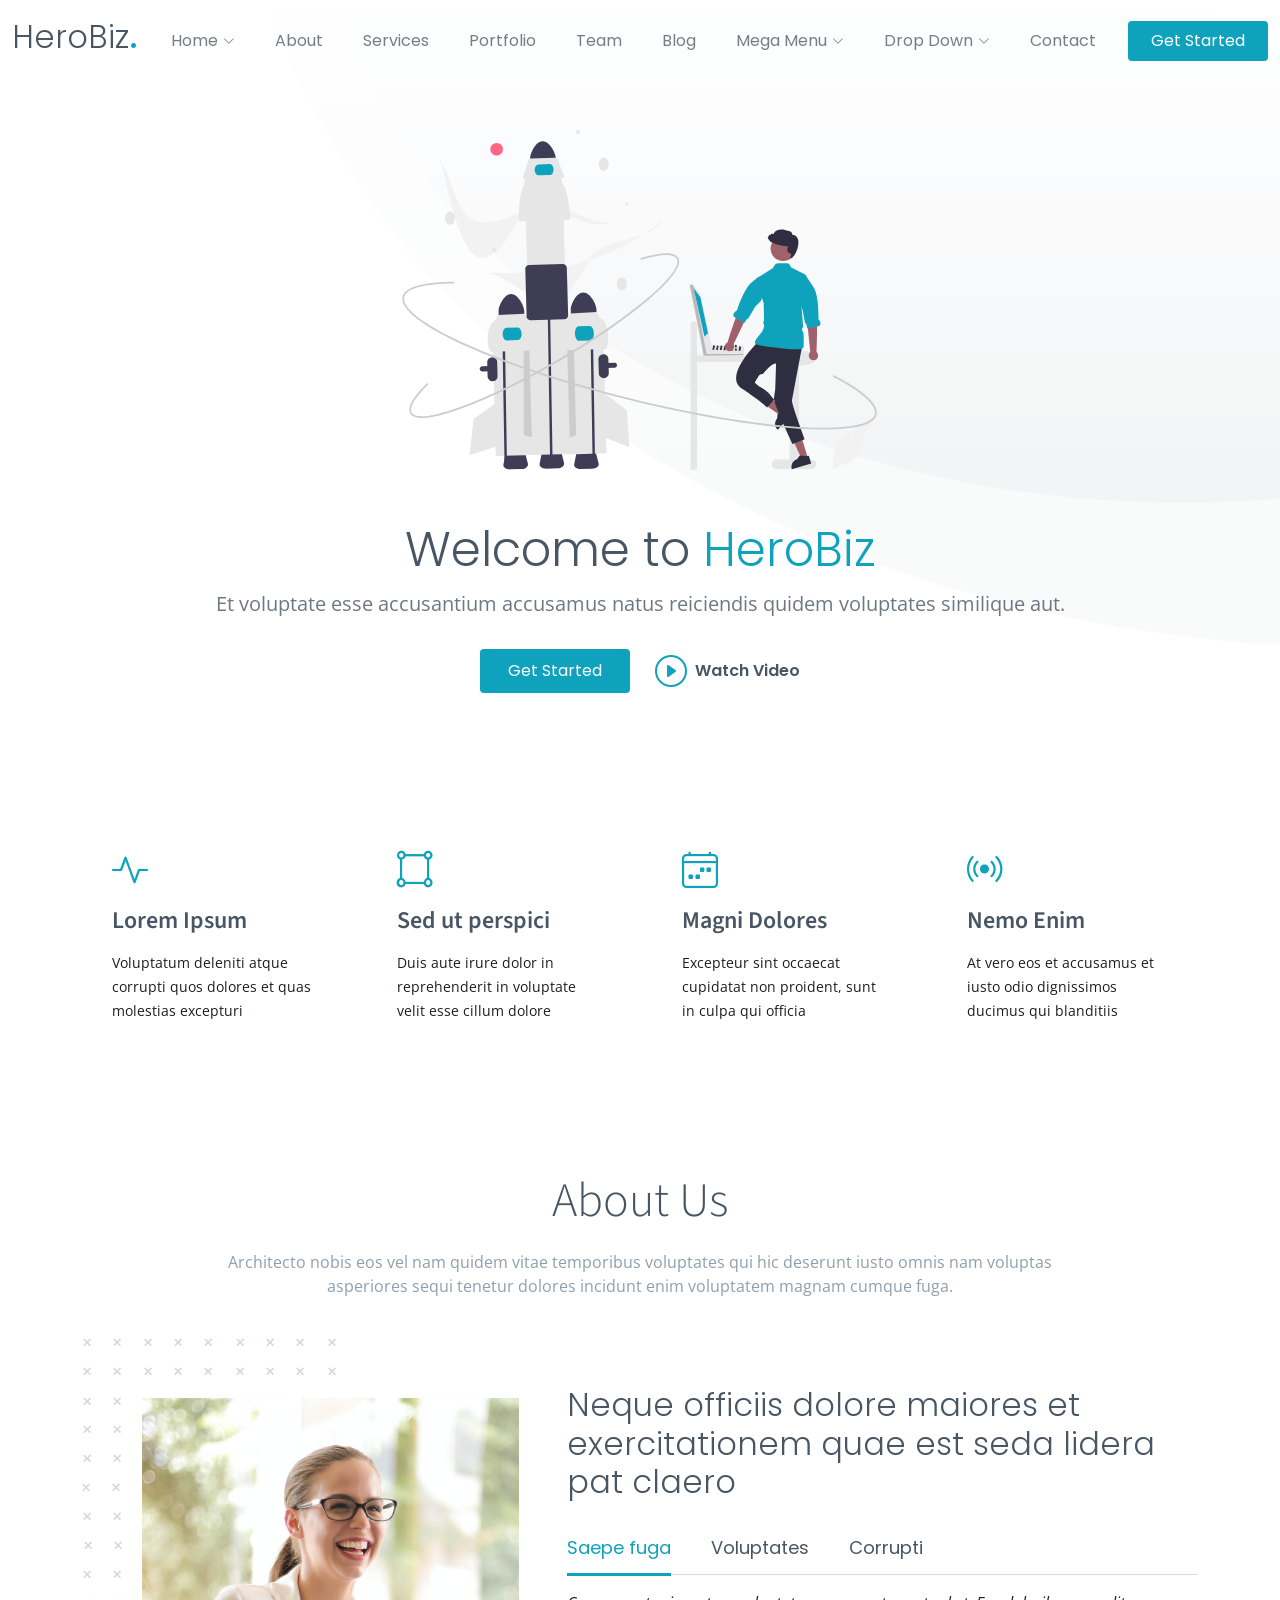
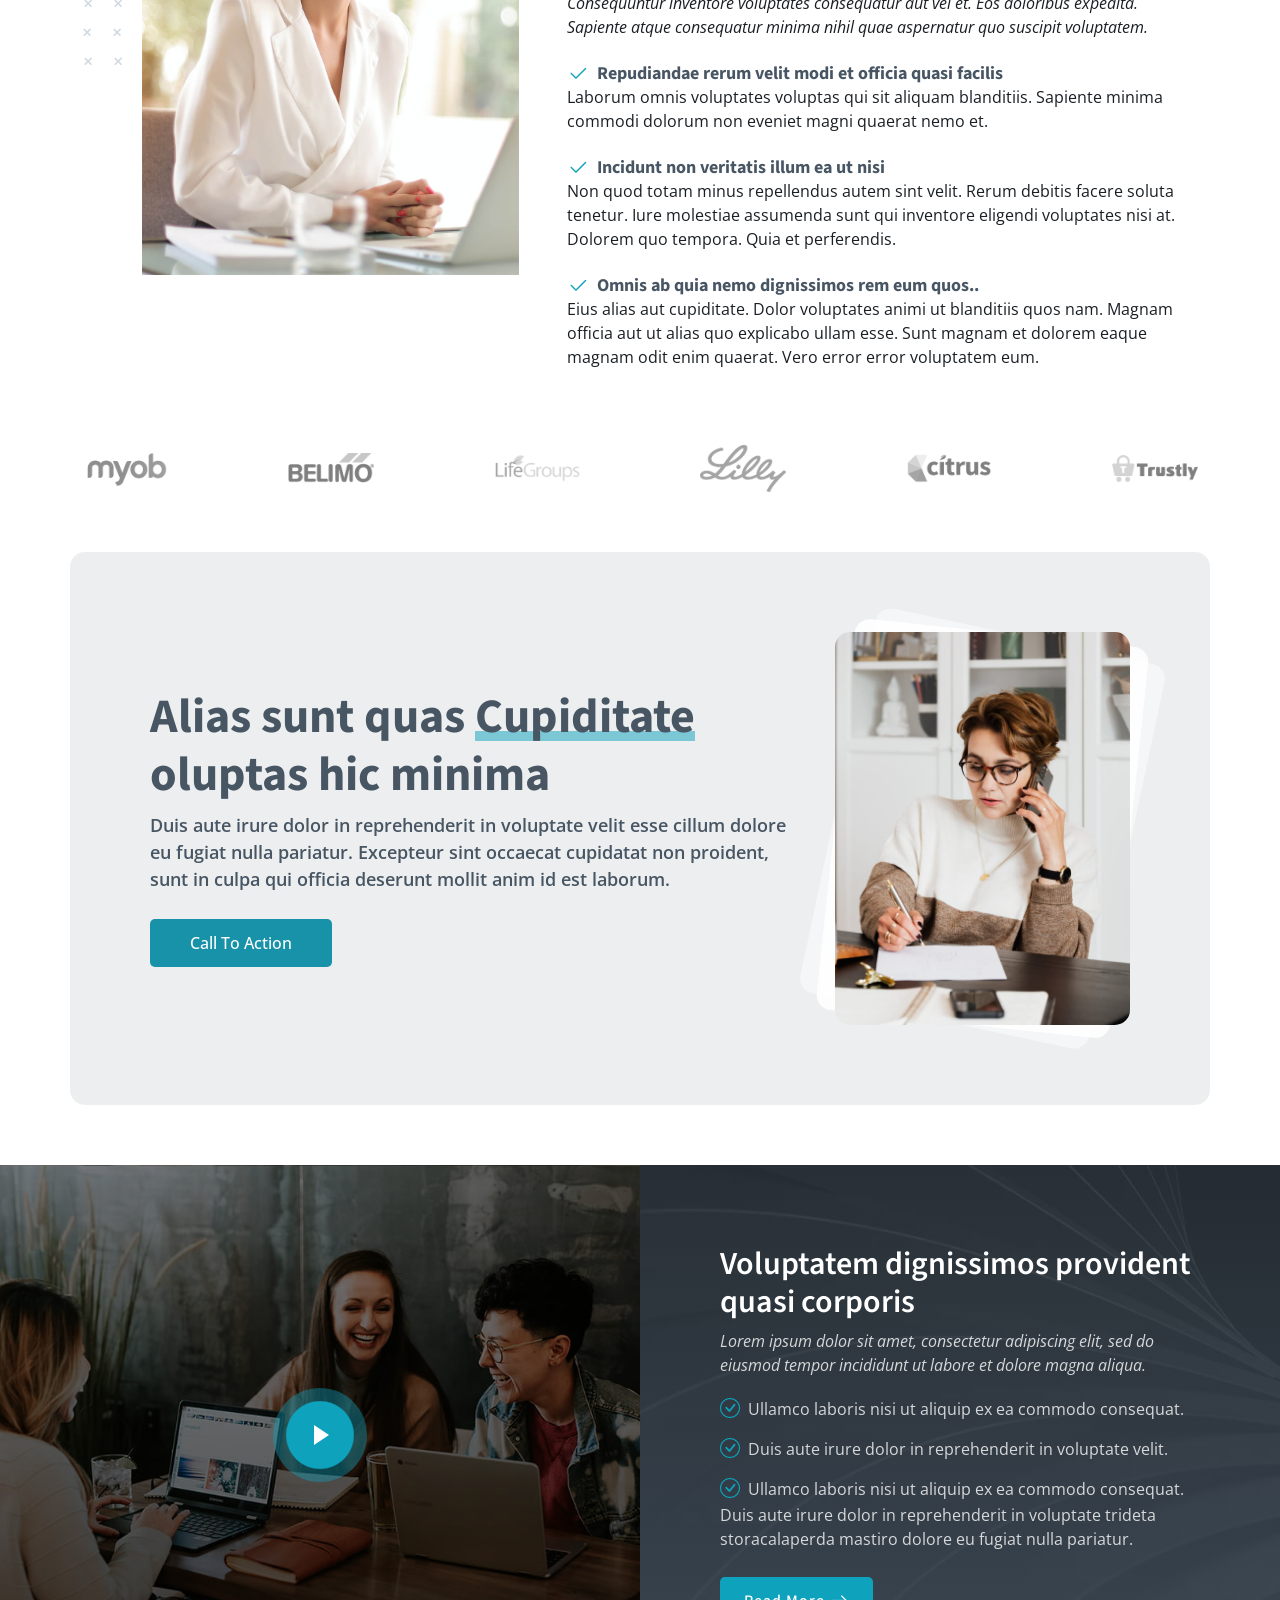
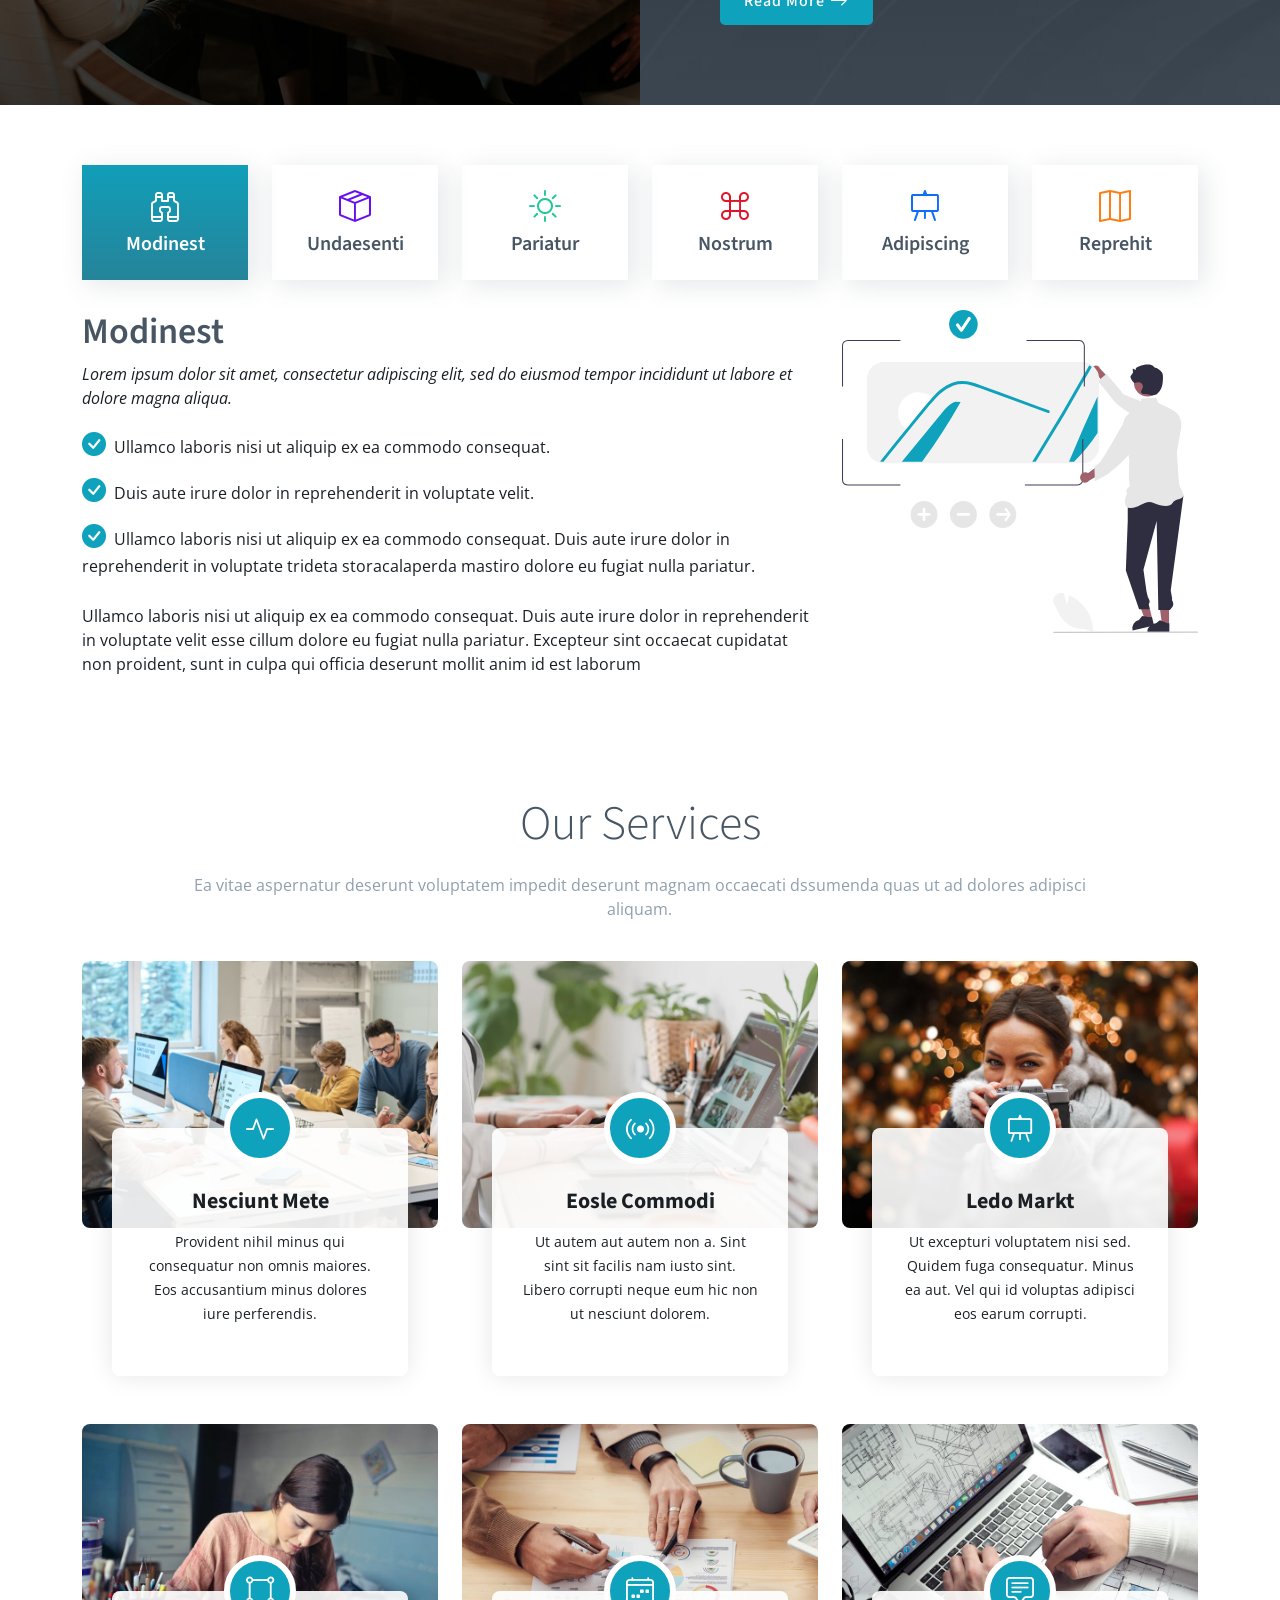
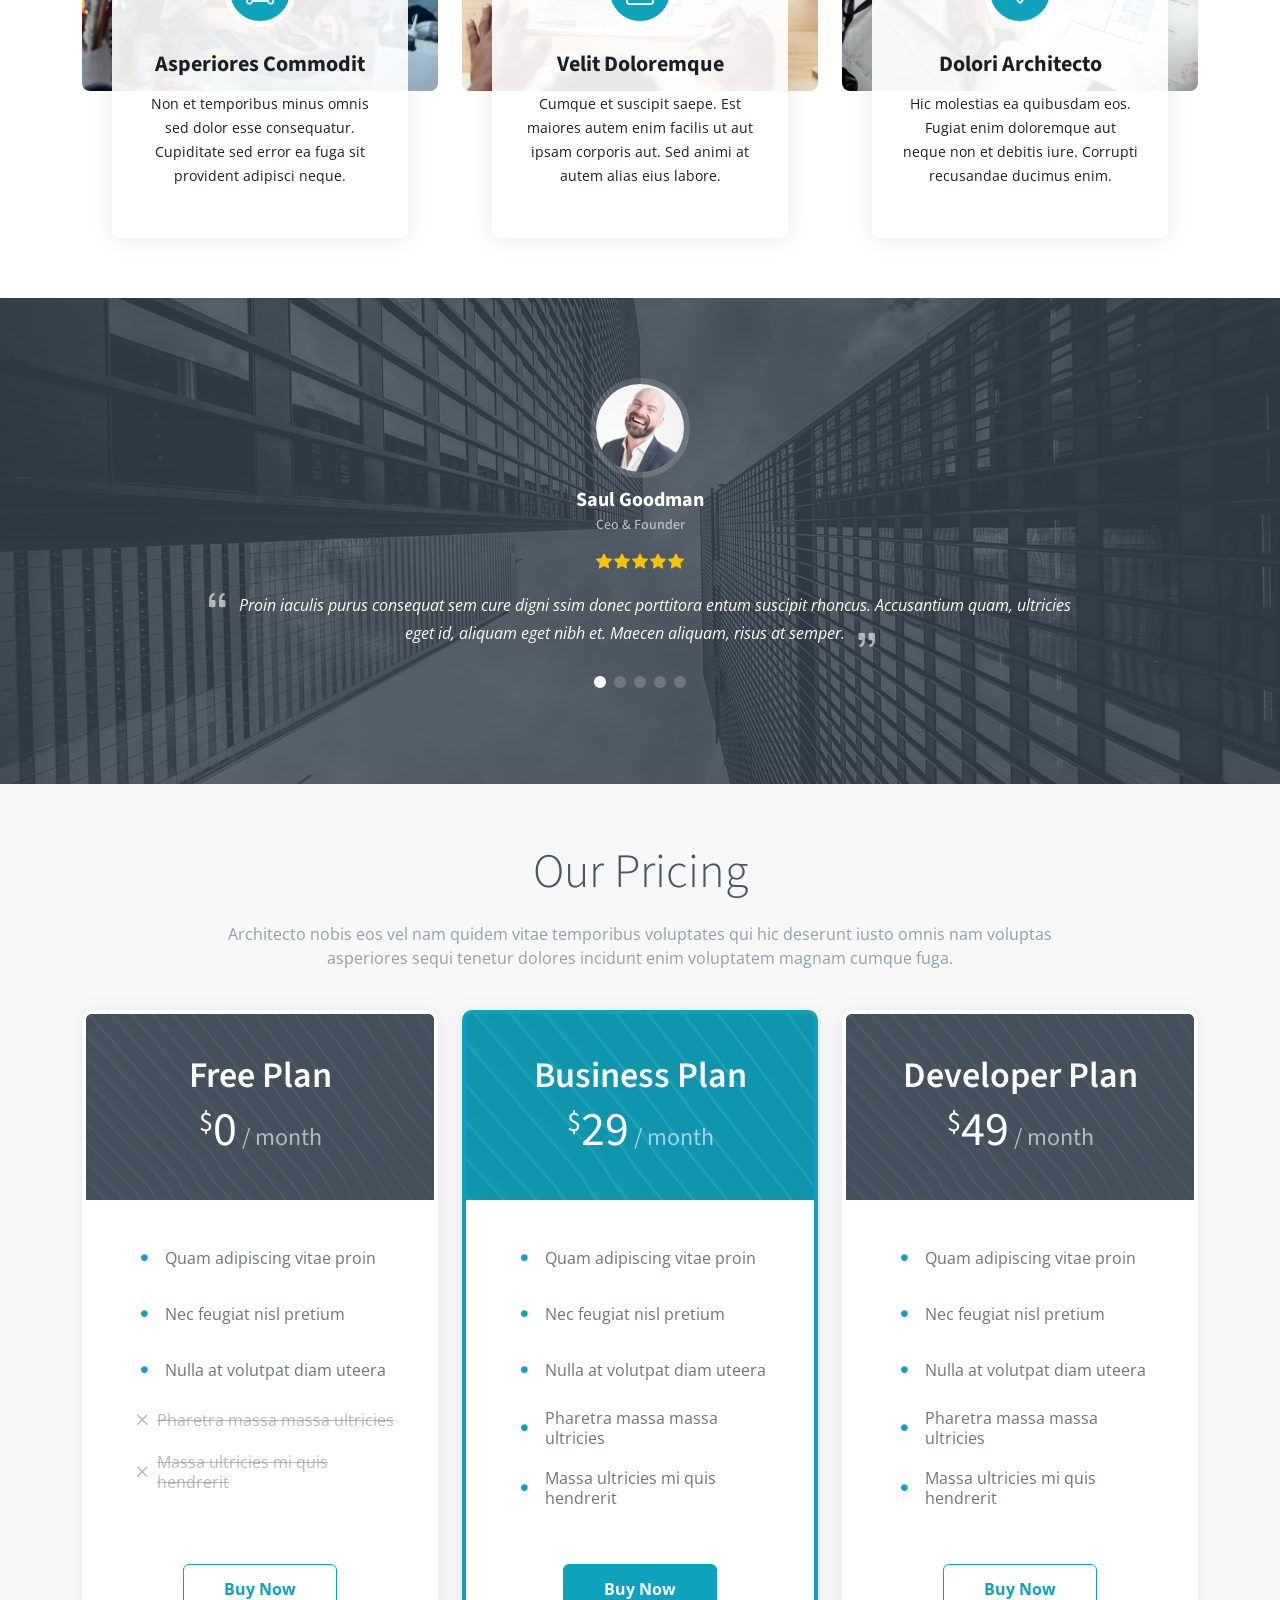
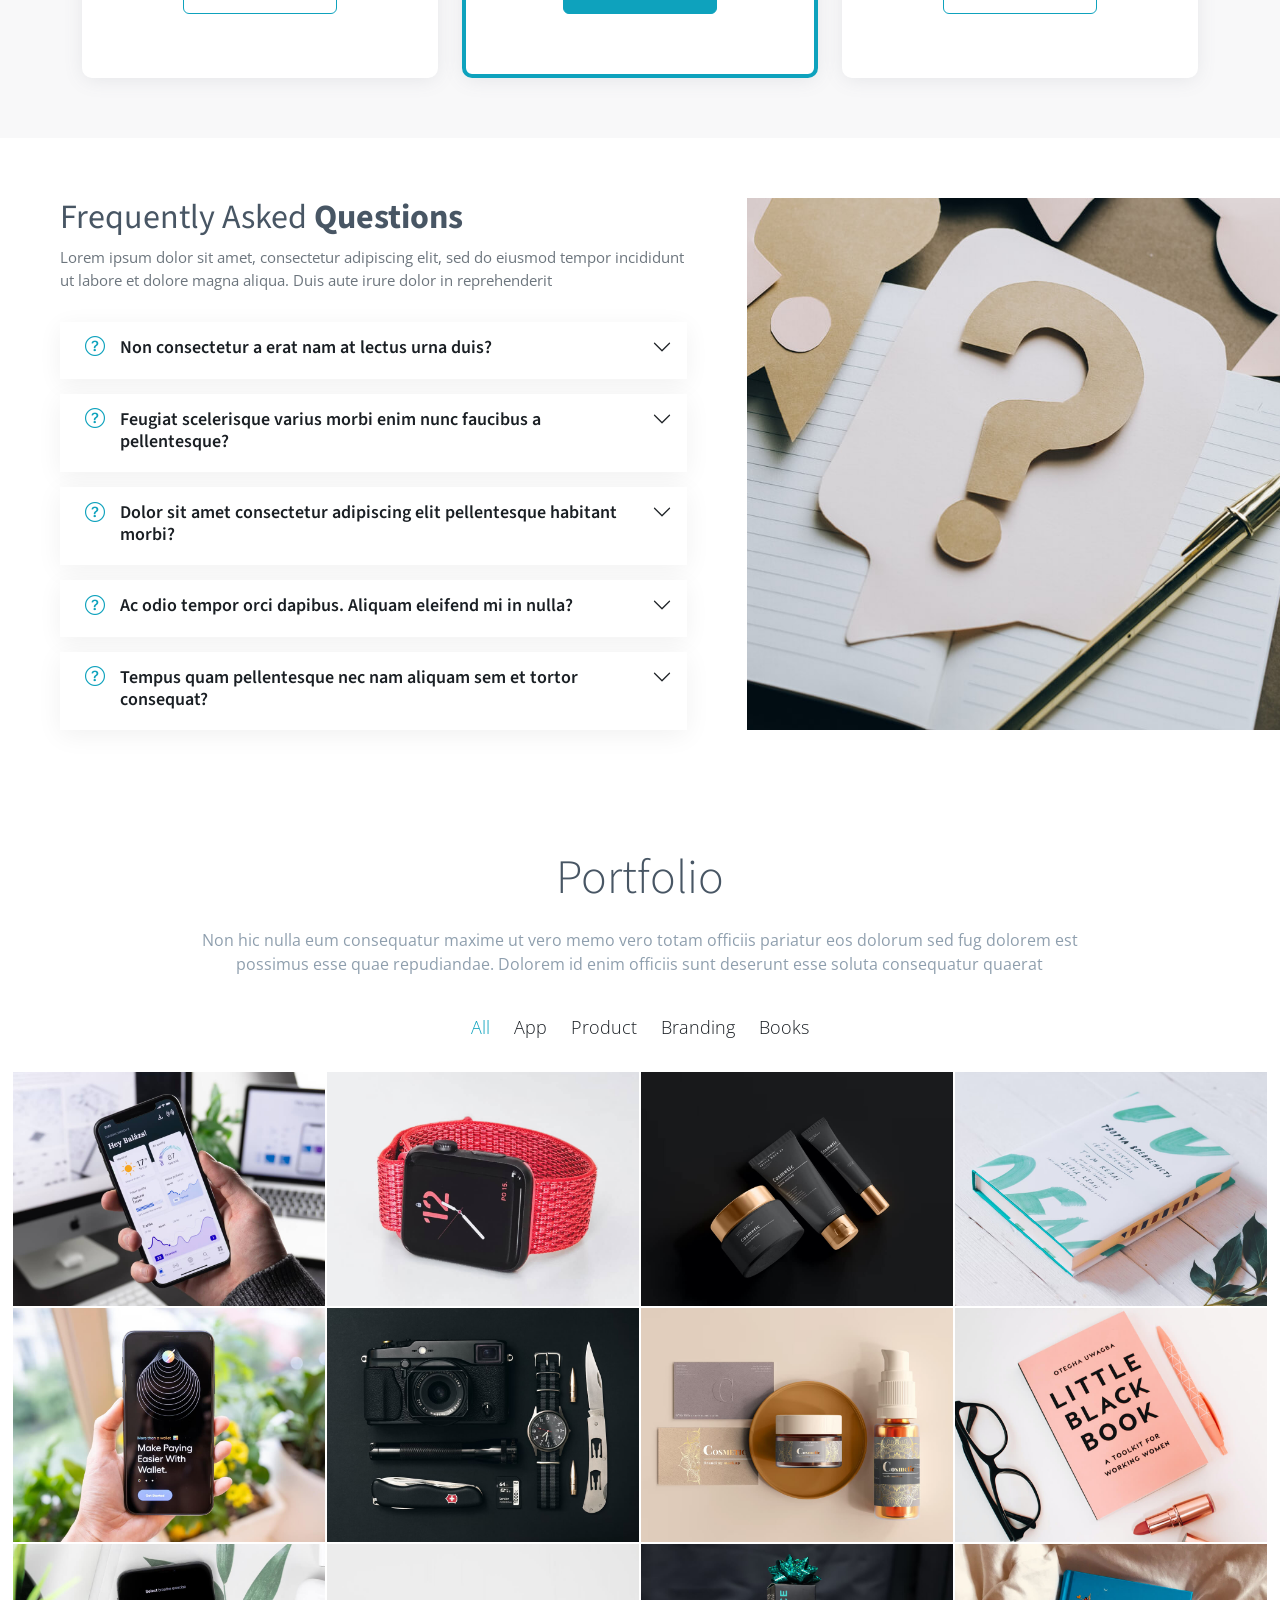
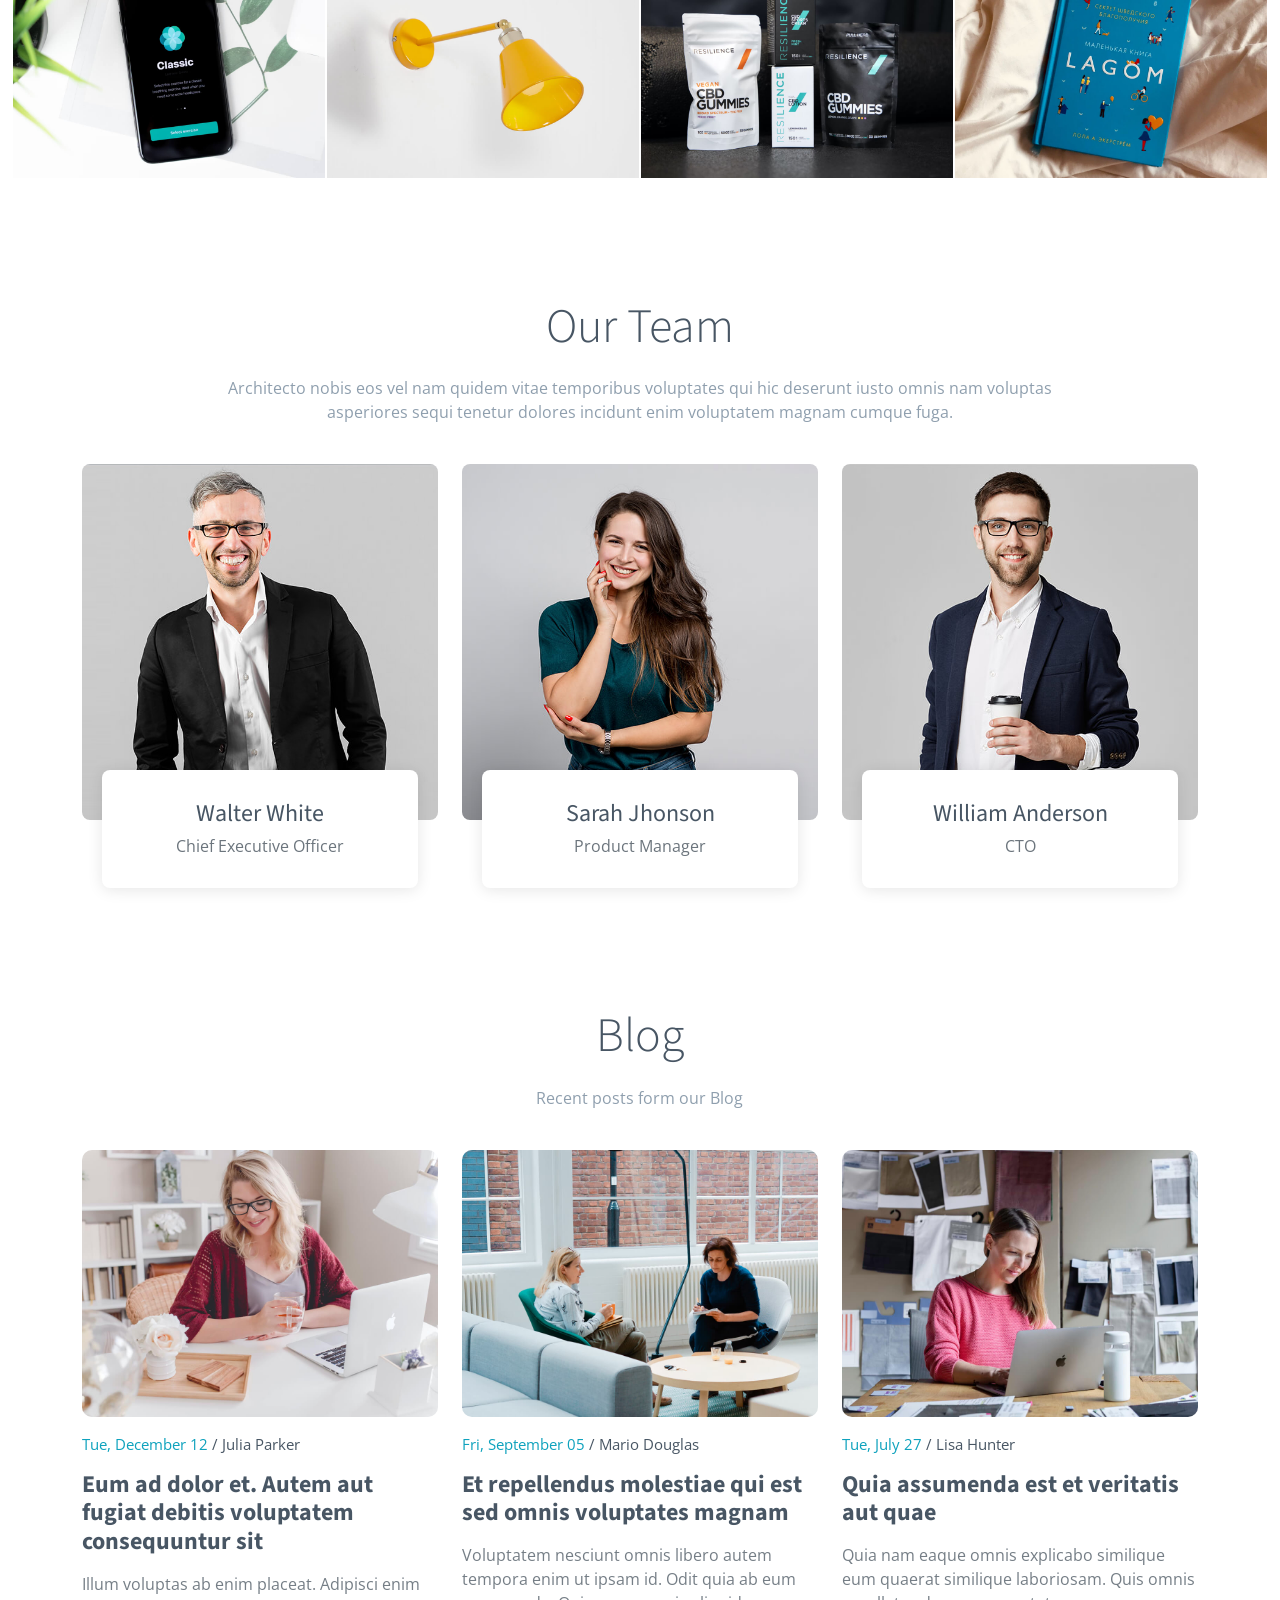
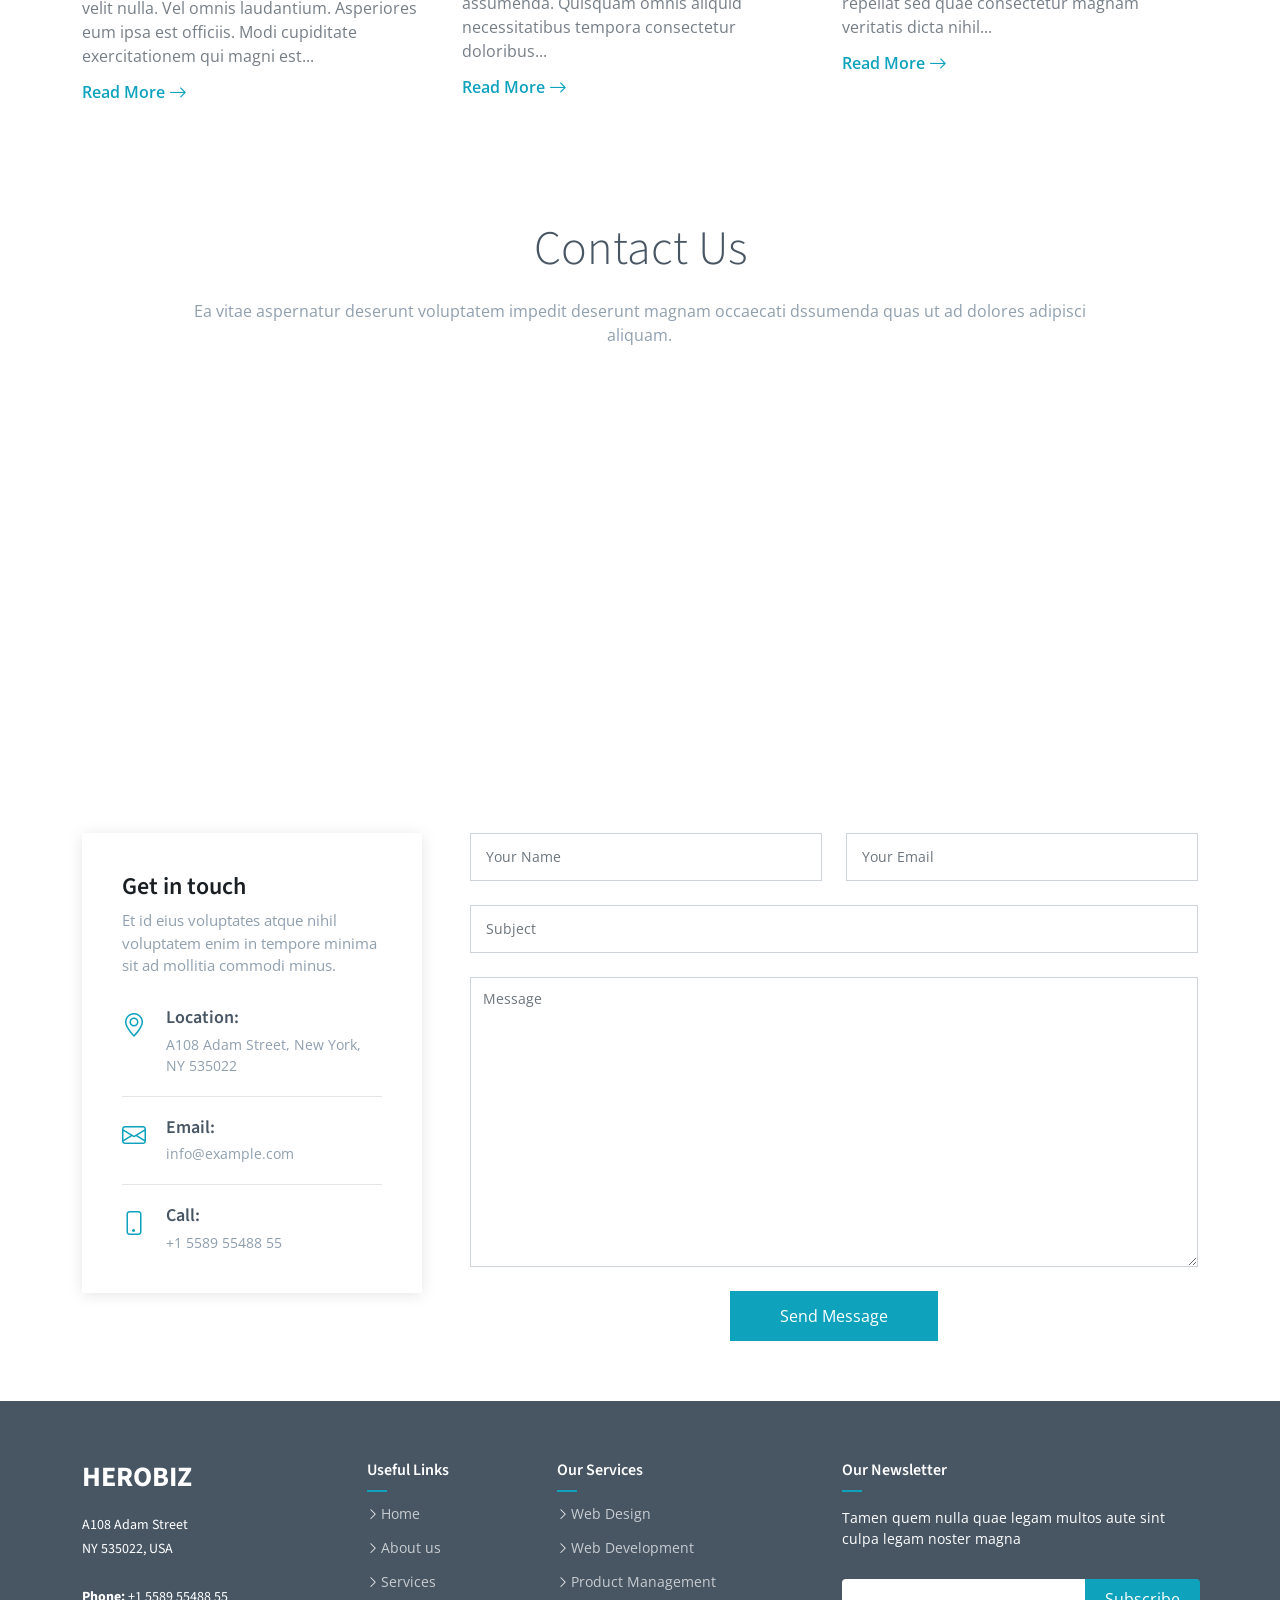
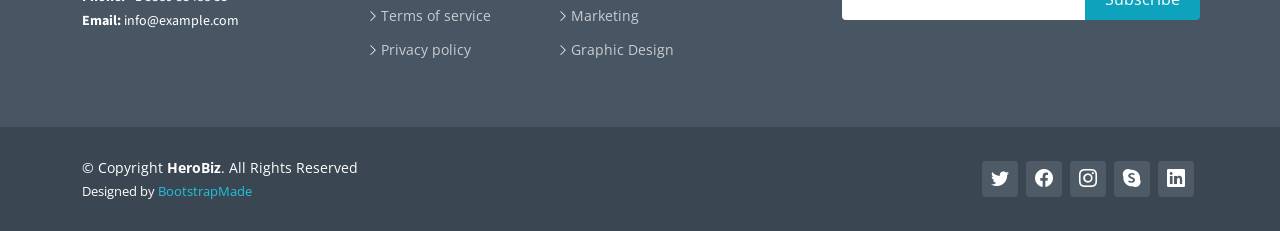
<file: index.html>
<!DOCTYPE html>
<html lang="en">

<head>
  <meta charset="utf-8">
  <meta content="width=device-width, initial-scale=1.0" name="viewport">

  <title>HeroBiz Bootstrap Template - Home 1</title>
  <meta content="" name="description">
  <meta content="" name="keywords">

  <!-- Favicons -->
  <link href="assets/img/favicon.png" rel="icon">
  <link href="assets/img/apple-touch-icon.png" rel="apple-touch-icon">

  <!-- Google Fonts -->
  <link rel="preconnect" href="https://fonts.googleapis.com">
  <link rel="preconnect" href="https://fonts.gstatic.com" crossorigin>
  <link href="https://fonts.googleapis.com/css2?family=Open+Sans:ital,wght@0,300;0,400;0,500;0,600;0,700;1,300;1,400;1,500;1,600;1,700&family=Poppins:ital,wght@0,300;0,400;0,500;0,600;0,700;1,300;1,400;1,500;1,600;1,700&family=Source+Sans+Pro:ital,wght@0,300;0,400;0,600;0,700;1,300;1,400;1,600;1,700&display=swap" rel="stylesheet">

  <!-- Vendor CSS Files -->
  <link href="assets/vendor/bootstrap/css/bootstrap.min.css" rel="stylesheet">
  <link href="assets/vendor/bootstrap-icons/bootstrap-icons.css" rel="stylesheet">
  <link href="assets/vendor/aos/aos.css" rel="stylesheet">
  <link href="assets/vendor/glightbox/css/glightbox.min.css" rel="stylesheet">
  <link href="assets/vendor/swiper/swiper-bundle.min.css" rel="stylesheet">

  <!-- Variables CSS Files. Uncomment your preferred color scheme -->
  <link href="assets/css/variables.css" rel="stylesheet">
  <!-- <link href="assets/css/variables-blue.css" rel="stylesheet"> -->
  <!-- <link href="assets/css/variables-green.css" rel="stylesheet"> -->
  <!-- <link href="assets/css/variables-orange.css" rel="stylesheet"> -->
  <!-- <link href="assets/css/variables-purple.css" rel="stylesheet"> -->
  <!-- <link href="assets/css/variables-red.css" rel="stylesheet"> -->
  <!-- <link href="assets/css/variables-pink.css" rel="stylesheet"> -->

  <!-- Template Main CSS File -->
  <link href="assets/css/main.css" rel="stylesheet">

  <!-- =======================================================
  * Template Name: HeroBiz - v2.4.0
  * Template URL: https://bootstrapmade.com/herobiz-bootstrap-business-template/
  * Author: BootstrapMade.com
  * License: https://bootstrapmade.com/license/
  ======================================================== -->
</head>

<body>

  <!-- ======= Header ======= -->
  <header id="header" class="header fixed-top" data-scrollto-offset="0">
    <div class="container-fluid d-flex align-items-center justify-content-between">

      <a href="index.html" class="logo d-flex align-items-center scrollto me-auto me-lg-0">
        <!-- Uncomment the line below if you also wish to use an image logo -->
        <!-- <img src="assets/img/logo.png" alt=""> -->
        <h1>HeroBiz<span>.</span></h1>
      </a>

      <nav id="navbar" class="navbar">
        <ul>

          <li class="dropdown"><a href="#"><span>Home</span> <i class="bi bi-chevron-down dropdown-indicator"></i></a>
            <ul>
              <li><a href="index.html" class="active">Home 1 - index.html</a></li>
              <li><a href="index-2.html">Home 2 - index-2.html</a></li>
              <li><a href="index-3.html">Home 3 - index-3.html</a></li>
              <li><a href="index-4.html">Home 4 - index-4.html</a></li>
            </ul>
          </li>

          <li><a class="nav-link scrollto" href="index.html#about">About</a></li>
          <li><a class="nav-link scrollto" href="index.html#services">Services</a></li>
          <li><a class="nav-link scrollto" href="index.html#portfolio">Portfolio</a></li>
          <li><a class="nav-link scrollto" href="index.html#team">Team</a></li>
          <li><a href="blog.html">Blog</a></li>
          <li class="dropdown megamenu"><a href="#"><span>Mega Menu</span> <i class="bi bi-chevron-down dropdown-indicator"></i></a>
            <ul>
              <li>
                <a href="#">Column 1 link 1</a>
                <a href="#">Column 1 link 2</a>
                <a href="#">Column 1 link 3</a>
              </li>
              <li>
                <a href="#">Column 2 link 1</a>
                <a href="#">Column 2 link 2</a>
                <a href="#">Column 3 link 3</a>
              </li>
              <li>
                <a href="#">Column 3 link 1</a>
                <a href="#">Column 3 link 2</a>
                <a href="#">Column 3 link 3</a>
              </li>
              <li>
                <a href="#">Column 4 link 1</a>
                <a href="#">Column 4 link 2</a>
                <a href="#">Column 4 link 3</a>
              </li>
            </ul>
          </li>
          <li class="dropdown"><a href="#"><span>Drop Down</span> <i class="bi bi-chevron-down dropdown-indicator"></i></a>
            <ul>
              <li><a href="#">Drop Down 1</a></li>
              <li class="dropdown"><a href="#"><span>Deep Drop Down</span> <i class="bi bi-chevron-down dropdown-indicator"></i></a>
                <ul>
                  <li><a href="#">Deep Drop Down 1</a></li>
                  <li><a href="#">Deep Drop Down 2</a></li>
                  <li><a href="#">Deep Drop Down 3</a></li>
                  <li><a href="#">Deep Drop Down 4</a></li>
                  <li><a href="#">Deep Drop Down 5</a></li>
                </ul>
              </li>
              <li><a href="#">Drop Down 2</a></li>
              <li><a href="#">Drop Down 3</a></li>
              <li><a href="#">Drop Down 4</a></li>
            </ul>
          </li>
          <li><a class="nav-link scrollto" href="index.html#contact">Contact</a></li>
        </ul>
        <i class="bi bi-list mobile-nav-toggle d-none"></i>
      </nav><!-- .navbar -->

      <a class="btn-getstarted scrollto" href="index.html#about">Get Started</a>

    </div>
  </header><!-- End Header -->

  <section id="hero-animated" class="hero-animated d-flex align-items-center">
    <div class="container d-flex flex-column justify-content-center align-items-center text-center position-relative" data-aos="zoom-out">
      <img src="assets/img/hero-carousel/hero-carousel-3.svg" class="img-fluid animated">
      <h2>Welcome to <span>HeroBiz</span></h2>
      <p>Et voluptate esse accusantium accusamus natus reiciendis quidem voluptates similique aut.</p>
      <div class="d-flex">
        <a href="#about" class="btn-get-started scrollto">Get Started</a>
        <a href="https://www.youtube.com/watch?v=LXb3EKWsInQ" class="glightbox btn-watch-video d-flex align-items-center"><i class="bi bi-play-circle"></i><span>Watch Video</span></a>
      </div>
    </div>
  </section>

  <main id="main">

    <!-- ======= Featured Services Section ======= -->
    <section id="featured-services" class="featured-services">
      <div class="container">

        <div class="row gy-4">

          <div class="col-xl-3 col-md-6 d-flex" data-aos="zoom-out">
            <div class="service-item position-relative">
              <div class="icon"><i class="bi bi-activity icon"></i></div>
              <h4><a href="" class="stretched-link">Lorem Ipsum</a></h4>
              <p>Voluptatum deleniti atque corrupti quos dolores et quas molestias excepturi</p>
            </div>
          </div><!-- End Service Item -->

          <div class="col-xl-3 col-md-6 d-flex" data-aos="zoom-out" data-aos-delay="200">
            <div class="service-item position-relative">
              <div class="icon"><i class="bi bi-bounding-box-circles icon"></i></div>
              <h4><a href="" class="stretched-link">Sed ut perspici</a></h4>
              <p>Duis aute irure dolor in reprehenderit in voluptate velit esse cillum dolore</p>
            </div>
          </div><!-- End Service Item -->

          <div class="col-xl-3 col-md-6 d-flex" data-aos="zoom-out" data-aos-delay="400">
            <div class="service-item position-relative">
              <div class="icon"><i class="bi bi-calendar4-week icon"></i></div>
              <h4><a href="" class="stretched-link">Magni Dolores</a></h4>
              <p>Excepteur sint occaecat cupidatat non proident, sunt in culpa qui officia</p>
            </div>
          </div><!-- End Service Item -->

          <div class="col-xl-3 col-md-6 d-flex" data-aos="zoom-out" data-aos-delay="600">
            <div class="service-item position-relative">
              <div class="icon"><i class="bi bi-broadcast icon"></i></div>
              <h4><a href="" class="stretched-link">Nemo Enim</a></h4>
              <p>At vero eos et accusamus et iusto odio dignissimos ducimus qui blanditiis</p>
            </div>
          </div><!-- End Service Item -->

        </div>

      </div>
    </section><!-- End Featured Services Section -->

    <!-- ======= About Section ======= -->
    <section id="about" class="about">
      <div class="container" data-aos="fade-up">

        <div class="section-header">
          <h2>About Us</h2>
          <p>Architecto nobis eos vel nam quidem vitae temporibus voluptates qui hic deserunt iusto omnis nam voluptas asperiores sequi tenetur dolores incidunt enim voluptatem magnam cumque fuga.</p>
        </div>

        <div class="row g-4 g-lg-5" data-aos="fade-up" data-aos-delay="200">

          <div class="col-lg-5">
            <div class="about-img">
              <img src="assets/img/about.jpg" class="img-fluid" alt="">
            </div>
          </div>

          <div class="col-lg-7">
            <h3 class="pt-0 pt-lg-5">Neque officiis dolore maiores et exercitationem quae est seda lidera pat claero</h3>

            <!-- Tabs -->
            <ul class="nav nav-pills mb-3">
              <li><a class="nav-link active" data-bs-toggle="pill" href="#tab1">Saepe fuga</a></li>
              <li><a class="nav-link" data-bs-toggle="pill" href="#tab2">Voluptates</a></li>
              <li><a class="nav-link" data-bs-toggle="pill" href="#tab3">Corrupti</a></li>
            </ul><!-- End Tabs -->

            <!-- Tab Content -->
            <div class="tab-content">

              <div class="tab-pane fade show active" id="tab1">

                <p class="fst-italic">Consequuntur inventore voluptates consequatur aut vel et. Eos doloribus expedita. Sapiente atque consequatur minima nihil quae aspernatur quo suscipit voluptatem.</p>

                <div class="d-flex align-items-center mt-4">
                  <i class="bi bi-check2"></i>
                  <h4>Repudiandae rerum velit modi et officia quasi facilis</h4>
                </div>
                <p>Laborum omnis voluptates voluptas qui sit aliquam blanditiis. Sapiente minima commodi dolorum non eveniet magni quaerat nemo et.</p>

                <div class="d-flex align-items-center mt-4">
                  <i class="bi bi-check2"></i>
                  <h4>Incidunt non veritatis illum ea ut nisi</h4>
                </div>
                <p>Non quod totam minus repellendus autem sint velit. Rerum debitis facere soluta tenetur. Iure molestiae assumenda sunt qui inventore eligendi voluptates nisi at. Dolorem quo tempora. Quia et perferendis.</p>

                <div class="d-flex align-items-center mt-4">
                  <i class="bi bi-check2"></i>
                  <h4>Omnis ab quia nemo dignissimos rem eum quos..</h4>
                </div>
                <p>Eius alias aut cupiditate. Dolor voluptates animi ut blanditiis quos nam. Magnam officia aut ut alias quo explicabo ullam esse. Sunt magnam et dolorem eaque magnam odit enim quaerat. Vero error error voluptatem eum.</p>

              </div><!-- End Tab 1 Content -->

              <div class="tab-pane fade show" id="tab2">

                <p class="fst-italic">Consequuntur inventore voluptates consequatur aut vel et. Eos doloribus expedita. Sapiente atque consequatur minima nihil quae aspernatur quo suscipit voluptatem.</p>

                <div class="d-flex align-items-center mt-4">
                  <i class="bi bi-check2"></i>
                  <h4>Repudiandae rerum velit modi et officia quasi facilis</h4>
                </div>
                <p>Laborum omnis voluptates voluptas qui sit aliquam blanditiis. Sapiente minima commodi dolorum non eveniet magni quaerat nemo et.</p>

                <div class="d-flex align-items-center mt-4">
                  <i class="bi bi-check2"></i>
                  <h4>Incidunt non veritatis illum ea ut nisi</h4>
                </div>
                <p>Non quod totam minus repellendus autem sint velit. Rerum debitis facere soluta tenetur. Iure molestiae assumenda sunt qui inventore eligendi voluptates nisi at. Dolorem quo tempora. Quia et perferendis.</p>

                <div class="d-flex align-items-center mt-4">
                  <i class="bi bi-check2"></i>
                  <h4>Omnis ab quia nemo dignissimos rem eum quos..</h4>
                </div>
                <p>Eius alias aut cupiditate. Dolor voluptates animi ut blanditiis quos nam. Magnam officia aut ut alias quo explicabo ullam esse. Sunt magnam et dolorem eaque magnam odit enim quaerat. Vero error error voluptatem eum.</p>

              </div><!-- End Tab 2 Content -->

              <div class="tab-pane fade show" id="tab3">

                <p class="fst-italic">Consequuntur inventore voluptates consequatur aut vel et. Eos doloribus expedita. Sapiente atque consequatur minima nihil quae aspernatur quo suscipit voluptatem.</p>

                <div class="d-flex align-items-center mt-4">
                  <i class="bi bi-check2"></i>
                  <h4>Repudiandae rerum velit modi et officia quasi facilis</h4>
                </div>
                <p>Laborum omnis voluptates voluptas qui sit aliquam blanditiis. Sapiente minima commodi dolorum non eveniet magni quaerat nemo et.</p>

                <div class="d-flex align-items-center mt-4">
                  <i class="bi bi-check2"></i>
                  <h4>Incidunt non veritatis illum ea ut nisi</h4>
                </div>
                <p>Non quod totam minus repellendus autem sint velit. Rerum debitis facere soluta tenetur. Iure molestiae assumenda sunt qui inventore eligendi voluptates nisi at. Dolorem quo tempora. Quia et perferendis.</p>

                <div class="d-flex align-items-center mt-4">
                  <i class="bi bi-check2"></i>
                  <h4>Omnis ab quia nemo dignissimos rem eum quos..</h4>
                </div>
                <p>Eius alias aut cupiditate. Dolor voluptates animi ut blanditiis quos nam. Magnam officia aut ut alias quo explicabo ullam esse. Sunt magnam et dolorem eaque magnam odit enim quaerat. Vero error error voluptatem eum.</p>

              </div><!-- End Tab 3 Content -->

            </div>

          </div>

        </div>

      </div>
    </section><!-- End About Section -->

    <!-- ======= Clients Section ======= -->
    <section id="clients" class="clients">
      <div class="container" data-aos="zoom-out">

        <div class="clients-slider swiper">
          <div class="swiper-wrapper align-items-center">
            <div class="swiper-slide"><img src="assets/img/clients/client-1.png" class="img-fluid" alt=""></div>
            <div class="swiper-slide"><img src="assets/img/clients/client-2.png" class="img-fluid" alt=""></div>
            <div class="swiper-slide"><img src="assets/img/clients/client-3.png" class="img-fluid" alt=""></div>
            <div class="swiper-slide"><img src="assets/img/clients/client-4.png" class="img-fluid" alt=""></div>
            <div class="swiper-slide"><img src="assets/img/clients/client-5.png" class="img-fluid" alt=""></div>
            <div class="swiper-slide"><img src="assets/img/clients/client-6.png" class="img-fluid" alt=""></div>
            <div class="swiper-slide"><img src="assets/img/clients/client-7.png" class="img-fluid" alt=""></div>
            <div class="swiper-slide"><img src="assets/img/clients/client-8.png" class="img-fluid" alt=""></div>
          </div>
        </div>

      </div>
    </section><!-- End Clients Section -->

    <!-- ======= Call To Action Section ======= -->
    <section id="cta" class="cta">
      <div class="container" data-aos="zoom-out">

        <div class="row g-5">

          <div class="col-lg-8 col-md-6 content d-flex flex-column justify-content-center order-last order-md-first">
            <h3>Alias sunt quas <em>Cupiditate</em> oluptas hic minima</h3>
            <p> Duis aute irure dolor in reprehenderit in voluptate velit esse cillum dolore eu fugiat nulla pariatur. Excepteur sint occaecat cupidatat non proident, sunt in culpa qui officia deserunt mollit anim id est laborum.</p>
            <a class="cta-btn align-self-start" href="#">Call To Action</a>
          </div>

          <div class="col-lg-4 col-md-6 order-first order-md-last d-flex align-items-center">
            <div class="img">
              <img src="assets/img/cta.jpg" alt="" class="img-fluid">
            </div>
          </div>

        </div>

      </div>
    </section><!-- End Call To Action Section -->

    <!-- ======= On Focus Section ======= -->
    <section id="onfocus" class="onfocus">
      <div class="container-fluid p-0" data-aos="fade-up">

        <div class="row g-0">
          <div class="col-lg-6 video-play position-relative">
            <a href="https://www.youtube.com/watch?v=LXb3EKWsInQ" class="glightbox play-btn"></a>
          </div>
          <div class="col-lg-6">
            <div class="content d-flex flex-column justify-content-center h-100">
              <h3>Voluptatem dignissimos provident quasi corporis</h3>
              <p class="fst-italic">
                Lorem ipsum dolor sit amet, consectetur adipiscing elit, sed do eiusmod tempor incididunt ut labore et dolore
                magna aliqua.
              </p>
              <ul>
                <li><i class="bi bi-check-circle"></i> Ullamco laboris nisi ut aliquip ex ea commodo consequat.</li>
                <li><i class="bi bi-check-circle"></i> Duis aute irure dolor in reprehenderit in voluptate velit.</li>
                <li><i class="bi bi-check-circle"></i> Ullamco laboris nisi ut aliquip ex ea commodo consequat. Duis aute irure dolor in reprehenderit in voluptate trideta storacalaperda mastiro dolore eu fugiat nulla pariatur.</li>
              </ul>
              <a href="#" class="read-more align-self-start"><span>Read More</span><i class="bi bi-arrow-right"></i></a>
            </div>
          </div>
        </div>

      </div>
    </section><!-- End On Focus Section -->

    <!-- ======= Features Section ======= -->
    <section id="features" class="features">
      <div class="container" data-aos="fade-up">

        <ul class="nav nav-tabs row gy-4 d-flex">

          <li class="nav-item col-6 col-md-4 col-lg-2">
            <a class="nav-link active show" data-bs-toggle="tab" data-bs-target="#tab-1">
              <i class="bi bi-binoculars color-cyan"></i>
              <h4>Modinest</h4>
            </a>
          </li><!-- End Tab 1 Nav -->

          <li class="nav-item col-6 col-md-4 col-lg-2">
            <a class="nav-link" data-bs-toggle="tab" data-bs-target="#tab-2">
              <i class="bi bi-box-seam color-indigo"></i>
              <h4>Undaesenti</h4>
            </a>
          </li><!-- End Tab 2 Nav -->

          <li class="nav-item col-6 col-md-4 col-lg-2">
            <a class="nav-link" data-bs-toggle="tab" data-bs-target="#tab-3">
              <i class="bi bi-brightness-high color-teal"></i>
              <h4>Pariatur</h4>
            </a>
          </li><!-- End Tab 3 Nav -->

          <li class="nav-item col-6 col-md-4 col-lg-2">
            <a class="nav-link" data-bs-toggle="tab" data-bs-target="#tab-4">
              <i class="bi bi-command color-red"></i>
              <h4>Nostrum</h4>
            </a>
          </li><!-- End Tab 4 Nav -->

          <li class="nav-item col-6 col-md-4 col-lg-2">
            <a class="nav-link" data-bs-toggle="tab" data-bs-target="#tab-5">
              <i class="bi bi-easel color-blue"></i>
              <h4>Adipiscing</h4>
            </a>
          </li><!-- End Tab 5 Nav -->

          <li class="nav-item col-6 col-md-4 col-lg-2">
            <a class="nav-link" data-bs-toggle="tab" data-bs-target="#tab-6">
              <i class="bi bi-map color-orange"></i>
              <h4>Reprehit</h4>
            </a>
          </li><!-- End Tab 6 Nav -->

        </ul>

        <div class="tab-content">

          <div class="tab-pane active show" id="tab-1">
            <div class="row gy-4">
              <div class="col-lg-8 order-2 order-lg-1" data-aos="fade-up" data-aos-delay="100">
                <h3>Modinest</h3>
                <p class="fst-italic">
                  Lorem ipsum dolor sit amet, consectetur adipiscing elit, sed do eiusmod tempor incididunt ut labore et dolore
                  magna aliqua.
                </p>
                <ul>
                  <li><i class="bi bi-check-circle-fill"></i> Ullamco laboris nisi ut aliquip ex ea commodo consequat.</li>
                  <li><i class="bi bi-check-circle-fill"></i> Duis aute irure dolor in reprehenderit in voluptate velit.</li>
                  <li><i class="bi bi-check-circle-fill"></i> Ullamco laboris nisi ut aliquip ex ea commodo consequat. Duis aute irure dolor in reprehenderit in voluptate trideta storacalaperda mastiro dolore eu fugiat nulla pariatur.</li>
                </ul>
                <p>
                  Ullamco laboris nisi ut aliquip ex ea commodo consequat. Duis aute irure dolor in reprehenderit in voluptate
                  velit esse cillum dolore eu fugiat nulla pariatur. Excepteur sint occaecat cupidatat non proident, sunt in
                  culpa qui officia deserunt mollit anim id est laborum
                </p>
              </div>
              <div class="col-lg-4 order-1 order-lg-2 text-center" data-aos="fade-up" data-aos-delay="200">
                <img src="assets/img/features-1.svg" alt="" class="img-fluid">
              </div>
            </div>
          </div><!-- End Tab Content 1 -->

          <div class="tab-pane" id="tab-2">
            <div class="row gy-4">
              <div class="col-lg-8 order-2 order-lg-1">
                <h3>Undaesenti</h3>
                <p>
                  Ullamco laboris nisi ut aliquip ex ea commodo consequat. Duis aute irure dolor in reprehenderit in voluptate
                  velit esse cillum dolore eu fugiat nulla pariatur. Excepteur sint occaecat cupidatat non proident, sunt in
                  culpa qui officia deserunt mollit anim id est laborum
                </p>
                <p class="fst-italic">
                  Lorem ipsum dolor sit amet, consectetur adipiscing elit, sed do eiusmod tempor incididunt ut labore et dolore
                  magna aliqua.
                </p>
                <ul>
                  <li><i class="bi bi-check-circle-fill"></i> Ullamco laboris nisi ut aliquip ex ea commodo consequat.</li>
                  <li><i class="bi bi-check-circle-fill"></i> Duis aute irure dolor in reprehenderit in voluptate velit.</li>
                  <li><i class="bi bi-check-circle-fill"></i> Provident mollitia neque rerum asperiores dolores quos qui a. Ipsum neque dolor voluptate nisi sed.</li>
                  <li><i class="bi bi-check-circle-fill"></i> Ullamco laboris nisi ut aliquip ex ea commodo consequat. Duis aute irure dolor in reprehenderit in voluptate trideta storacalaperda mastiro dolore eu fugiat nulla pariatur.</li>
                </ul>
              </div>
              <div class="col-lg-4 order-1 order-lg-2 text-center">
                <img src="assets/img/features-2.svg" alt="" class="img-fluid">
              </div>
            </div>
          </div><!-- End Tab Content 2 -->

          <div class="tab-pane" id="tab-3">
            <div class="row gy-4">
              <div class="col-lg-8 order-2 order-lg-1">
                <h3>Pariatur</h3>
                <p>
                  Ullamco laboris nisi ut aliquip ex ea commodo consequat. Duis aute irure dolor in reprehenderit in voluptate
                  velit esse cillum dolore eu fugiat nulla pariatur. Excepteur sint occaecat cupidatat non proident, sunt in
                  culpa qui officia deserunt mollit anim id est laborum
                </p>
                <ul>
                  <li><i class="bi bi-check-circle-fill"></i> Ullamco laboris nisi ut aliquip ex ea commodo consequat.</li>
                  <li><i class="bi bi-check-circle-fill"></i> Duis aute irure dolor in reprehenderit in voluptate velit.</li>
                  <li><i class="bi bi-check-circle-fill"></i> Provident mollitia neque rerum asperiores dolores quos qui a. Ipsum neque dolor voluptate nisi sed.</li>
                </ul>
                <p class="fst-italic">
                  Lorem ipsum dolor sit amet, consectetur adipiscing elit, sed do eiusmod tempor incididunt ut labore et dolore
                  magna aliqua.
                </p>
              </div>
              <div class="col-lg-4 order-1 order-lg-2 text-center">
                <img src="assets/img/features-3.svg" alt="" class="img-fluid">
              </div>
            </div>
          </div><!-- End Tab Content 3 -->

          <div class="tab-pane" id="tab-4">
            <div class="row gy-4">
              <div class="col-lg-8 order-2 order-lg-1">
                <h3>Nostrum</h3>
                <p>
                  Ullamco laboris nisi ut aliquip ex ea commodo consequat. Duis aute irure dolor in reprehenderit in voluptate
                  velit esse cillum dolore eu fugiat nulla pariatur. Excepteur sint occaecat cupidatat non proident, sunt in
                  culpa qui officia deserunt mollit anim id est laborum
                </p>
                <p class="fst-italic">
                  Lorem ipsum dolor sit amet, consectetur adipiscing elit, sed do eiusmod tempor incididunt ut labore et dolore
                  magna aliqua.
                </p>
                <ul>
                  <li><i class="bi bi-check-circle-fill"></i> Ullamco laboris nisi ut aliquip ex ea commodo consequat.</li>
                  <li><i class="bi bi-check-circle-fill"></i> Duis aute irure dolor in reprehenderit in voluptate velit.</li>
                  <li><i class="bi bi-check-circle-fill"></i> Ullamco laboris nisi ut aliquip ex ea commodo consequat. Duis aute irure dolor in reprehenderit in voluptate trideta storacalaperda mastiro dolore eu fugiat nulla pariatur.</li>
                </ul>
              </div>
              <div class="col-lg-4 order-1 order-lg-2 text-center">
                <img src="assets/img/features-4.svg" alt="" class="img-fluid">
              </div>
            </div>
          </div><!-- End Tab Content 4 -->

          <div class="tab-pane" id="tab-5">
            <div class="row gy-4">
              <div class="col-lg-8 order-2 order-lg-1">
                <h3>Adipiscing</h3>
                <p>
                  Ullamco laboris nisi ut aliquip ex ea commodo consequat. Duis aute irure dolor in reprehenderit in voluptate
                  velit esse cillum dolore eu fugiat nulla pariatur. Excepteur sint occaecat cupidatat non proident, sunt in
                  culpa qui officia deserunt mollit anim id est laborum
                </p>
                <p class="fst-italic">
                  Lorem ipsum dolor sit amet, consectetur adipiscing elit, sed do eiusmod tempor incididunt ut labore et dolore
                  magna aliqua.
                </p>
                <ul>
                  <li><i class="bi bi-check-circle-fill"></i> Ullamco laboris nisi ut aliquip ex ea commodo consequat.</li>
                  <li><i class="bi bi-check-circle-fill"></i> Duis aute irure dolor in reprehenderit in voluptate velit.</li>
                  <li><i class="bi bi-check-circle-fill"></i> Ullamco laboris nisi ut aliquip ex ea commodo consequat. Duis aute irure dolor in reprehenderit in voluptate trideta storacalaperda mastiro dolore eu fugiat nulla pariatur.</li>
                </ul>
              </div>
              <div class="col-lg-4 order-1 order-lg-2 text-center">
                <img src="assets/img/features-5.svg" alt="" class="img-fluid">
              </div>
            </div>
          </div><!-- End Tab Content 5 -->

          <div class="tab-pane" id="tab-6">
            <div class="row gy-4">
              <div class="col-lg-8 order-2 order-lg-1">
                <h3>Reprehit</h3>
                <p>
                  Ullamco laboris nisi ut aliquip ex ea commodo consequat. Duis aute irure dolor in reprehenderit in voluptate
                  velit esse cillum dolore eu fugiat nulla pariatur. Excepteur sint occaecat cupidatat non proident, sunt in
                  culpa qui officia deserunt mollit anim id est laborum
                </p>
                <p class="fst-italic">
                  Lorem ipsum dolor sit amet, consectetur adipiscing elit, sed do eiusmod tempor incididunt ut labore et dolore
                  magna aliqua.
                </p>
                <ul>
                  <li><i class="bi bi-check-circle-fill"></i> Ullamco laboris nisi ut aliquip ex ea commodo consequat.</li>
                  <li><i class="bi bi-check-circle-fill"></i> Duis aute irure dolor in reprehenderit in voluptate velit.</li>
                  <li><i class="bi bi-check-circle-fill"></i> Ullamco laboris nisi ut aliquip ex ea commodo consequat. Duis aute irure dolor in reprehenderit in voluptate trideta storacalaperda mastiro dolore eu fugiat nulla pariatur.</li>
                </ul>
              </div>
              <div class="col-lg-4 order-1 order-lg-2 text-center">
                <img src="assets/img/features-6.svg" alt="" class="img-fluid">
              </div>
            </div>
          </div><!-- End Tab Content 6 -->

        </div>

      </div>
    </section><!-- End Features Section -->

    <!-- ======= Services Section ======= -->
    <section id="services" class="services">
      <div class="container" data-aos="fade-up">

        <div class="section-header">
          <h2>Our Services</h2>
          <p>Ea vitae aspernatur deserunt voluptatem impedit deserunt magnam occaecati dssumenda quas ut ad dolores adipisci aliquam.</p>
        </div>

        <div class="row gy-5">

          <div class="col-xl-4 col-md-6" data-aos="zoom-in" data-aos-delay="200">
            <div class="service-item">
              <div class="img">
                <img src="assets/img/services-1.jpg" class="img-fluid" alt="">
              </div>
              <div class="details position-relative">
                <div class="icon">
                  <i class="bi bi-activity"></i>
                </div>
                <a href="#" class="stretched-link">
                  <h3>Nesciunt Mete</h3>
                </a>
                <p>Provident nihil minus qui consequatur non omnis maiores. Eos accusantium minus dolores iure perferendis.</p>
              </div>
            </div>
          </div><!-- End Service Item -->

          <div class="col-xl-4 col-md-6" data-aos="zoom-in" data-aos-delay="300">
            <div class="service-item">
              <div class="img">
                <img src="assets/img/services-2.jpg" class="img-fluid" alt="">
              </div>
              <div class="details position-relative">
                <div class="icon">
                  <i class="bi bi-broadcast"></i>
                </div>
                <a href="#" class="stretched-link">
                  <h3>Eosle Commodi</h3>
                </a>
                <p>Ut autem aut autem non a. Sint sint sit facilis nam iusto sint. Libero corrupti neque eum hic non ut nesciunt dolorem.</p>
              </div>
            </div>
          </div><!-- End Service Item -->

          <div class="col-xl-4 col-md-6" data-aos="zoom-in" data-aos-delay="400">
            <div class="service-item">
              <div class="img">
                <img src="assets/img/services-3.jpg" class="img-fluid" alt="">
              </div>
              <div class="details position-relative">
                <div class="icon">
                  <i class="bi bi-easel"></i>
                </div>
                <a href="#" class="stretched-link">
                  <h3>Ledo Markt</h3>
                </a>
                <p>Ut excepturi voluptatem nisi sed. Quidem fuga consequatur. Minus ea aut. Vel qui id voluptas adipisci eos earum corrupti.</p>
              </div>
            </div>
          </div><!-- End Service Item -->

          <div class="col-xl-4 col-md-6" data-aos="zoom-in" data-aos-delay="500">
            <div class="service-item">
              <div class="img">
                <img src="assets/img/services-4.jpg" class="img-fluid" alt="">
              </div>
              <div class="details position-relative">
                <div class="icon">
                  <i class="bi bi-bounding-box-circles"></i>
                </div>
                <a href="#" class="stretched-link">
                  <h3>Asperiores Commodit</h3>
                </a>
                <p>Non et temporibus minus omnis sed dolor esse consequatur. Cupiditate sed error ea fuga sit provident adipisci neque.</p>
                <a href="#" class="stretched-link"></a>
              </div>
            </div>
          </div><!-- End Service Item -->

          <div class="col-xl-4 col-md-6" data-aos="zoom-in" data-aos-delay="600">
            <div class="service-item">
              <div class="img">
                <img src="assets/img/services-5.jpg" class="img-fluid" alt="">
              </div>
              <div class="details position-relative">
                <div class="icon">
                  <i class="bi bi-calendar4-week"></i>
                </div>
                <a href="#" class="stretched-link">
                  <h3>Velit Doloremque</h3>
                </a>
                <p>Cumque et suscipit saepe. Est maiores autem enim facilis ut aut ipsam corporis aut. Sed animi at autem alias eius labore.</p>
                <a href="#" class="stretched-link"></a>
              </div>
            </div>
          </div><!-- End Service Item -->

          <div class="col-xl-4 col-md-6" data-aos="zoom-in" data-aos-delay="700">
            <div class="service-item">
              <div class="img">
                <img src="assets/img/services-6.jpg" class="img-fluid" alt="">
              </div>
              <div class="details position-relative">
                <div class="icon">
                  <i class="bi bi-chat-square-text"></i>
                </div>
                <a href="#" class="stretched-link">
                  <h3>Dolori Architecto</h3>
                </a>
                <p>Hic molestias ea quibusdam eos. Fugiat enim doloremque aut neque non et debitis iure. Corrupti recusandae ducimus enim.</p>
                <a href="#" class="stretched-link"></a>
              </div>
            </div>
          </div><!-- End Service Item -->

        </div>

      </div>
    </section><!-- End Services Section -->

    <!-- ======= Testimonials Section ======= -->
    <section id="testimonials" class="testimonials">
      <div class="container" data-aos="fade-up">

        <div class="testimonials-slider swiper">
          <div class="swiper-wrapper">

            <div class="swiper-slide">
              <div class="testimonial-item">
                <img src="assets/img/testimonials/testimonials-1.jpg" class="testimonial-img" alt="">
                <h3>Saul Goodman</h3>
                <h4>Ceo &amp; Founder</h4>
                <div class="stars">
                  <i class="bi bi-star-fill"></i><i class="bi bi-star-fill"></i><i class="bi bi-star-fill"></i><i class="bi bi-star-fill"></i><i class="bi bi-star-fill"></i>
                </div>
                <p>
                  <i class="bi bi-quote quote-icon-left"></i>
                  Proin iaculis purus consequat sem cure digni ssim donec porttitora entum suscipit rhoncus. Accusantium quam, ultricies eget id, aliquam eget nibh et. Maecen aliquam, risus at semper.
                  <i class="bi bi-quote quote-icon-right"></i>
                </p>
              </div>
            </div><!-- End testimonial item -->

            <div class="swiper-slide">
              <div class="testimonial-item">
                <img src="assets/img/testimonials/testimonials-2.jpg" class="testimonial-img" alt="">
                <h3>Sara Wilsson</h3>
                <h4>Designer</h4>
                <div class="stars">
                  <i class="bi bi-star-fill"></i><i class="bi bi-star-fill"></i><i class="bi bi-star-fill"></i><i class="bi bi-star-fill"></i><i class="bi bi-star-fill"></i>
                </div>
                <p>
                  <i class="bi bi-quote quote-icon-left"></i>
                  Export tempor illum tamen malis malis eram quae irure esse labore quem cillum quid cillum eram malis quorum velit fore eram velit sunt aliqua noster fugiat irure amet legam anim culpa.
                  <i class="bi bi-quote quote-icon-right"></i>
                </p>
              </div>
            </div><!-- End testimonial item -->

            <div class="swiper-slide">
              <div class="testimonial-item">
                <img src="assets/img/testimonials/testimonials-3.jpg" class="testimonial-img" alt="">
                <h3>Jena Karlis</h3>
                <h4>Store Owner</h4>
                <div class="stars">
                  <i class="bi bi-star-fill"></i><i class="bi bi-star-fill"></i><i class="bi bi-star-fill"></i><i class="bi bi-star-fill"></i><i class="bi bi-star-fill"></i>
                </div>
                <p>
                  <i class="bi bi-quote quote-icon-left"></i>
                  Enim nisi quem export duis labore cillum quae magna enim sint quorum nulla quem veniam duis minim tempor labore quem eram duis noster aute amet eram fore quis sint minim.
                  <i class="bi bi-quote quote-icon-right"></i>
                </p>
              </div>
            </div><!-- End testimonial item -->

            <div class="swiper-slide">
              <div class="testimonial-item">
                <img src="assets/img/testimonials/testimonials-4.jpg" class="testimonial-img" alt="">
                <h3>Matt Brandon</h3>
                <h4>Freelancer</h4>
                <div class="stars">
                  <i class="bi bi-star-fill"></i><i class="bi bi-star-fill"></i><i class="bi bi-star-fill"></i><i class="bi bi-star-fill"></i><i class="bi bi-star-fill"></i>
                </div>
                <p>
                  <i class="bi bi-quote quote-icon-left"></i>
                  Fugiat enim eram quae cillum dolore dolor amet nulla culpa multos export minim fugiat minim velit minim dolor enim duis veniam ipsum anim magna sunt elit fore quem dolore labore illum veniam.
                  <i class="bi bi-quote quote-icon-right"></i>
                </p>
              </div>
            </div><!-- End testimonial item -->

            <div class="swiper-slide">
              <div class="testimonial-item">
                <img src="assets/img/testimonials/testimonials-5.jpg" class="testimonial-img" alt="">
                <h3>John Larson</h3>
                <h4>Entrepreneur</h4>
                <div class="stars">
                  <i class="bi bi-star-fill"></i><i class="bi bi-star-fill"></i><i class="bi bi-star-fill"></i><i class="bi bi-star-fill"></i><i class="bi bi-star-fill"></i>
                </div>
                <p>
                  <i class="bi bi-quote quote-icon-left"></i>
                  Quis quorum aliqua sint quem legam fore sunt eram irure aliqua veniam tempor noster veniam enim culpa labore duis sunt culpa nulla illum cillum fugiat legam esse veniam culpa fore nisi cillum quid.
                  <i class="bi bi-quote quote-icon-right"></i>
                </p>
              </div>
            </div><!-- End testimonial item -->

          </div>
          <div class="swiper-pagination"></div>
        </div>

      </div>
    </section><!-- End Testimonials Section -->

    <!-- ======= Pricing Section ======= -->
    <section id="pricing" class="pricing">
      <div class="container" data-aos="fade-up">

        <div class="section-header">
          <h2>Our Pricing</h2>
          <p>Architecto nobis eos vel nam quidem vitae temporibus voluptates qui hic deserunt iusto omnis nam voluptas asperiores sequi tenetur dolores incidunt enim voluptatem magnam cumque fuga.</p>
        </div>

        <div class="row gy-4">

          <div class="col-lg-4" data-aos="zoom-in" data-aos-delay="200">
            <div class="pricing-item">

              <div class="pricing-header">
                <h3>Free Plan</h3>
                <h4><sup>$</sup>0<span> / month</span></h4>
              </div>

              <ul>
                <li><i class="bi bi-dot"></i> <span>Quam adipiscing vitae proin</span></li>
                <li><i class="bi bi-dot"></i> <span>Nec feugiat nisl pretium</span></li>
                <li><i class="bi bi-dot"></i> <span>Nulla at volutpat diam uteera</span></li>
                <li class="na"><i class="bi bi-x"></i> <span>Pharetra massa massa ultricies</span></li>
                <li class="na"><i class="bi bi-x"></i> <span>Massa ultricies mi quis hendrerit</span></li>
              </ul>

              <div class="text-center mt-auto">
                <a href="#" class="buy-btn">Buy Now</a>
              </div>

            </div>
          </div><!-- End Pricing Item -->

          <div class="col-lg-4" data-aos="zoom-in" data-aos-delay="400">
            <div class="pricing-item featured">

              <div class="pricing-header">
                <h3>Business Plan</h3>
                <h4><sup>$</sup>29<span> / month</span></h4>
              </div>

              <ul>
                <li><i class="bi bi-dot"></i> <span>Quam adipiscing vitae proin</span></li>
                <li><i class="bi bi-dot"></i> <span>Nec feugiat nisl pretium</span></li>
                <li><i class="bi bi-dot"></i> <span>Nulla at volutpat diam uteera</spa>
                </li>
                <li><i class="bi bi-dot"></i> <span>Pharetra massa massa ultricies</spa>
                </li>
                <li><i class="bi bi-dot"></i> <span>Massa ultricies mi quis hendrerit</span></li>
              </ul>

              <div class="text-center mt-auto">
                <a href="#" class="buy-btn">Buy Now</a>
              </div>

            </div>
          </div><!-- End Pricing Item -->

          <div class="col-lg-4" data-aos="zoom-in" data-aos-delay="600">
            <div class="pricing-item">

              <div class="pricing-header">
                <h3>Developer Plan</h3>
                <h4><sup>$</sup>49<span> / month</span></h4>
              </div>

              <ul>
                <li><i class="bi bi-dot"></i> <span>Quam adipiscing vitae proin</span></li>
                <li><i class="bi bi-dot"></i> <span>Nec feugiat nisl pretium</span></li>
                <li><i class="bi bi-dot"></i> <span>Nulla at volutpat diam uteera</span></li>
                <li><i class="bi bi-dot"></i> <span>Pharetra massa massa ultricies</span></li>
                <li><i class="bi bi-dot"></i> <span>Massa ultricies mi quis hendrerit</span></li>
              </ul>

              <div class="text-center mt-auto">
                <a href="#" class="buy-btn">Buy Now</a>
              </div>

            </div>
          </div><!-- End Pricing Item -->

        </div>

      </div>
    </section><!-- End Pricing Section -->

    <!-- ======= F.A.Q Section ======= -->
    <section id="faq" class="faq">
      <div class="container-fluid" data-aos="fade-up">

        <div class="row gy-4">

          <div class="col-lg-7 d-flex flex-column justify-content-center align-items-stretch  order-2 order-lg-1">

            <div class="content px-xl-5">
              <h3>Frequently Asked <strong>Questions</strong></h3>
              <p>
                Lorem ipsum dolor sit amet, consectetur adipiscing elit, sed do eiusmod tempor incididunt ut labore et dolore magna aliqua. Duis aute irure dolor in reprehenderit
              </p>
            </div>

            <div class="accordion accordion-flush px-xl-5" id="faqlist">

              <div class="accordion-item" data-aos="fade-up" data-aos-delay="200">
                <h3 class="accordion-header">
                  <button class="accordion-button collapsed" type="button" data-bs-toggle="collapse" data-bs-target="#faq-content-1">
                    <i class="bi bi-question-circle question-icon"></i>
                    Non consectetur a erat nam at lectus urna duis?
                  </button>
                </h3>
                <div id="faq-content-1" class="accordion-collapse collapse" data-bs-parent="#faqlist">
                  <div class="accordion-body">
                    Feugiat pretium nibh ipsum consequat. Tempus iaculis urna id volutpat lacus laoreet non curabitur gravida. Venenatis lectus magna fringilla urna porttitor rhoncus dolor purus non.
                  </div>
                </div>
              </div><!-- # Faq item-->

              <div class="accordion-item" data-aos="fade-up" data-aos-delay="300">
                <h3 class="accordion-header">
                  <button class="accordion-button collapsed" type="button" data-bs-toggle="collapse" data-bs-target="#faq-content-2">
                    <i class="bi bi-question-circle question-icon"></i>
                    Feugiat scelerisque varius morbi enim nunc faucibus a pellentesque?
                  </button>
                </h3>
                <div id="faq-content-2" class="accordion-collapse collapse" data-bs-parent="#faqlist">
                  <div class="accordion-body">
                    Dolor sit amet consectetur adipiscing elit pellentesque habitant morbi. Id interdum velit laoreet id donec ultrices. Fringilla phasellus faucibus scelerisque eleifend donec pretium. Est pellentesque elit ullamcorper dignissim. Mauris ultrices eros in cursus turpis massa tincidunt dui.
                  </div>
                </div>
              </div><!-- # Faq item-->

              <div class="accordion-item" data-aos="fade-up" data-aos-delay="400">
                <h3 class="accordion-header">
                  <button class="accordion-button collapsed" type="button" data-bs-toggle="collapse" data-bs-target="#faq-content-3">
                    <i class="bi bi-question-circle question-icon"></i>
                    Dolor sit amet consectetur adipiscing elit pellentesque habitant morbi?
                  </button>
                </h3>
                <div id="faq-content-3" class="accordion-collapse collapse" data-bs-parent="#faqlist">
                  <div class="accordion-body">
                    Eleifend mi in nulla posuere sollicitudin aliquam ultrices sagittis orci. Faucibus pulvinar elementum integer enim. Sem nulla pharetra diam sit amet nisl suscipit. Rutrum tellus pellentesque eu tincidunt. Lectus urna duis convallis convallis tellus. Urna molestie at elementum eu facilisis sed odio morbi quis
                  </div>
                </div>
              </div><!-- # Faq item-->

              <div class="accordion-item" data-aos="fade-up" data-aos-delay="500">
                <h3 class="accordion-header">
                  <button class="accordion-button collapsed" type="button" data-bs-toggle="collapse" data-bs-target="#faq-content-4">
                    <i class="bi bi-question-circle question-icon"></i>
                    Ac odio tempor orci dapibus. Aliquam eleifend mi in nulla?
                  </button>
                </h3>
                <div id="faq-content-4" class="accordion-collapse collapse" data-bs-parent="#faqlist">
                  <div class="accordion-body">
                    <i class="bi bi-question-circle question-icon"></i>
                    Dolor sit amet consectetur adipiscing elit pellentesque habitant morbi. Id interdum velit laoreet id donec ultrices. Fringilla phasellus faucibus scelerisque eleifend donec pretium. Est pellentesque elit ullamcorper dignissim. Mauris ultrices eros in cursus turpis massa tincidunt dui.
                  </div>
                </div>
              </div><!-- # Faq item-->

              <div class="accordion-item" data-aos="fade-up" data-aos-delay="600">
                <h3 class="accordion-header">
                  <button class="accordion-button collapsed" type="button" data-bs-toggle="collapse" data-bs-target="#faq-content-5">
                    <i class="bi bi-question-circle question-icon"></i>
                    Tempus quam pellentesque nec nam aliquam sem et tortor consequat?
                  </button>
                </h3>
                <div id="faq-content-5" class="accordion-collapse collapse" data-bs-parent="#faqlist">
                  <div class="accordion-body">
                    Molestie a iaculis at erat pellentesque adipiscing commodo. Dignissim suspendisse in est ante in. Nunc vel risus commodo viverra maecenas accumsan. Sit amet nisl suscipit adipiscing bibendum est. Purus gravida quis blandit turpis cursus in
                  </div>
                </div>
              </div><!-- # Faq item-->

            </div>

          </div>

          <div class="col-lg-5 align-items-stretch order-1 order-lg-2 img" style='background-image: url("assets/img/faq.jpg");'>&nbsp;</div>
        </div>

      </div>
    </section><!-- End F.A.Q Section -->

    <!-- ======= Portfolio Section ======= -->
    <section id="portfolio" class="portfolio" data-aos="fade-up">

      <div class="container">

        <div class="section-header">
          <h2>Portfolio</h2>
          <p>Non hic nulla eum consequatur maxime ut vero memo vero totam officiis pariatur eos dolorum sed fug dolorem est possimus esse quae repudiandae. Dolorem id enim officiis sunt deserunt esse soluta consequatur quaerat</p>
        </div>

      </div>

      <div class="container-fluid" data-aos="fade-up" data-aos-delay="200">

        <div class="portfolio-isotope" data-portfolio-filter="*" data-portfolio-layout="masonry" data-portfolio-sort="original-order">

          <ul class="portfolio-flters">
            <li data-filter="*" class="filter-active">All</li>
            <li data-filter=".filter-app">App</li>
            <li data-filter=".filter-product">Product</li>
            <li data-filter=".filter-branding">Branding</li>
            <li data-filter=".filter-books">Books</li>
          </ul><!-- End Portfolio Filters -->

          <div class="row g-0 portfolio-container">

            <div class="col-xl-3 col-lg-4 col-md-6 portfolio-item filter-app">
              <img src="assets/img/portfolio/app-1.jpg" class="img-fluid" alt="">
              <div class="portfolio-info">
                <h4>App 1</h4>
                <a href="assets/img/portfolio/app-1.jpg" title="App 1" data-gallery="portfolio-gallery" class="glightbox preview-link"><i class="bi bi-zoom-in"></i></a>
                <a href="portfolio-details.html" title="More Details" class="details-link"><i class="bi bi-link-45deg"></i></a>
              </div>
            </div><!-- End Portfolio Item -->

            <div class="col-xl-3 col-lg-4 col-md-6 portfolio-item filter-product">
              <img src="assets/img/portfolio/product-1.jpg" class="img-fluid" alt="">
              <div class="portfolio-info">
                <h4>Product 1</h4>
                <a href="assets/img/portfolio/product-1.jpg" title="Product 1" data-gallery="portfolio-gallery" class="glightbox preview-link"><i class="bi bi-zoom-in"></i></a>
                <a href="portfolio-details.html" title="More Details" class="details-link"><i class="bi bi-link-45deg"></i></a>
              </div>
            </div><!-- End Portfolio Item -->

            <div class="col-xl-3 col-lg-4 col-md-6 portfolio-item filter-branding">
              <img src="assets/img/portfolio/branding-1.jpg" class="img-fluid" alt="">
              <div class="portfolio-info">
                <h4>Branding 1</h4>
                <a href="assets/img/portfolio/branding-1.jpg" title="Branding 1" data-gallery="portfolio-gallery" class="glightbox preview-link"><i class="bi bi-zoom-in"></i></a>
                <a href="portfolio-details.html" title="More Details" class="details-link"><i class="bi bi-link-45deg"></i></a>
              </div>
            </div><!-- End Portfolio Item -->

            <div class="col-xl-3 col-lg-4 col-md-6 portfolio-item filter-books">
              <img src="assets/img/portfolio/books-1.jpg" class="img-fluid" alt="">
              <div class="portfolio-info">
                <h4>Books 1</h4>
                <a href="assets/img/portfolio/books-1.jpg" title="Branding 1" data-gallery="portfolio-gallery" class="glightbox preview-link"><i class="bi bi-zoom-in"></i></a>
                <a href="portfolio-details.html" title="More Details" class="details-link"><i class="bi bi-link-45deg"></i></a>
              </div>
            </div><!-- End Portfolio Item -->

            <div class="col-xl-3 col-lg-4 col-md-6 portfolio-item filter-app">
              <img src="assets/img/portfolio/app-2.jpg" class="img-fluid" alt="">
              <div class="portfolio-info">
                <h4>App 2</h4>
                <a href="assets/img/portfolio/app-2.jpg" title="App 2" data-gallery="portfolio-gallery" class="glightbox preview-link"><i class="bi bi-zoom-in"></i></a>
                <a href="portfolio-details.html" title="More Details" class="details-link"><i class="bi bi-link-45deg"></i></a>
              </div>
            </div><!-- End Portfolio Item -->

            <div class="col-xl-3 col-lg-4 col-md-6 portfolio-item filter-product">
              <img src="assets/img/portfolio/product-2.jpg" class="img-fluid" alt="">
              <div class="portfolio-info">
                <h4>Product 2</h4>
                <a href="assets/img/portfolio/product-2.jpg" title="Product 2" data-gallery="portfolio-gallery" class="glightbox preview-link"><i class="bi bi-zoom-in"></i></a>
                <a href="portfolio-details.html" title="More Details" class="details-link"><i class="bi bi-link-45deg"></i></a>
              </div>
            </div><!-- End Portfolio Item -->

            <div class="col-xl-3 col-lg-4 col-md-6 portfolio-item filter-branding">
              <img src="assets/img/portfolio/branding-2.jpg" class="img-fluid" alt="">
              <div class="portfolio-info">
                <h4>Branding 2</h4>
                <a href="assets/img/portfolio/branding-2.jpg" title="Branding 2" data-gallery="portfolio-gallery" class="glightbox preview-link"><i class="bi bi-zoom-in"></i></a>
                <a href="portfolio-details.html" title="More Details" class="details-link"><i class="bi bi-link-45deg"></i></a>
              </div>
            </div><!-- End Portfolio Item -->

            <div class="col-xl-3 col-lg-4 col-md-6 portfolio-item filter-books">
              <img src="assets/img/portfolio/books-2.jpg" class="img-fluid" alt="">
              <div class="portfolio-info">
                <h4>Books 2</h4>
                <a href="assets/img/portfolio/books-2.jpg" title="Branding 2" data-gallery="portfolio-gallery" class="glightbox preview-link"><i class="bi bi-zoom-in"></i></a>
                <a href="portfolio-details.html" title="More Details" class="details-link"><i class="bi bi-link-45deg"></i></a>
              </div>
            </div><!-- End Portfolio Item -->

            <div class="col-xl-3 col-lg-4 col-md-6 portfolio-item filter-app">
              <img src="assets/img/portfolio/app-3.jpg" class="img-fluid" alt="">
              <div class="portfolio-info">
                <h4>App 3</h4>
                <a href="assets/img/portfolio/app-3.jpg" title="App 3" data-gallery="portfolio-gallery" class="glightbox preview-link"><i class="bi bi-zoom-in"></i></a>
                <a href="portfolio-details.html" title="More Details" class="details-link"><i class="bi bi-link-45deg"></i></a>
              </div>
            </div><!-- End Portfolio Item -->

            <div class="col-xl-3 col-lg-4 col-md-6 portfolio-item filter-product">
              <img src="assets/img/portfolio/product-3.jpg" class="img-fluid" alt="">
              <div class="portfolio-info">
                <h4>Product 3</h4>
                <a href="assets/img/portfolio/product-3.jpg" title="Product 3" data-gallery="portfolio-gallery" class="glightbox preview-link"><i class="bi bi-zoom-in"></i></a>
                <a href="portfolio-details.html" title="More Details" class="details-link"><i class="bi bi-link-45deg"></i></a>
              </div>
            </div><!-- End Portfolio Item -->

            <div class="col-xl-3 col-lg-4 col-md-6 portfolio-item filter-branding">
              <img src="assets/img/portfolio/branding-3.jpg" class="img-fluid" alt="">
              <div class="portfolio-info">
                <h4>Branding 3</h4>
                <a href="assets/img/portfolio/branding-3.jpg" title="Branding 2" data-gallery="portfolio-gallery" class="glightbox preview-link"><i class="bi bi-zoom-in"></i></a>
                <a href="portfolio-details.html" title="More Details" class="details-link"><i class="bi bi-link-45deg"></i></a>
              </div>
            </div><!-- End Portfolio Item -->

            <div class="col-xl-3 col-lg-4 col-md-6 portfolio-item filter-books">
              <img src="assets/img/portfolio/books-3.jpg" class="img-fluid" alt="">
              <div class="portfolio-info">
                <h4>Books 3</h4>
                <a href="assets/img/portfolio/books-3.jpg" title="Branding 3" data-gallery="portfolio-gallery" class="glightbox preview-link"><i class="bi bi-zoom-in"></i></a>
                <a href="portfolio-details.html" title="More Details" class="details-link"><i class="bi bi-link-45deg"></i></a>
              </div>
            </div><!-- End Portfolio Item -->

          </div><!-- End Portfolio Container -->

        </div>

      </div>
    </section><!-- End Portfolio Section -->

    <!-- ======= Team Section ======= -->
    <section id="team" class="team">
      <div class="container" data-aos="fade-up">

        <div class="section-header">
          <h2>Our Team</h2>
          <p>Architecto nobis eos vel nam quidem vitae temporibus voluptates qui hic deserunt iusto omnis nam voluptas asperiores sequi tenetur dolores incidunt enim voluptatem magnam cumque fuga.</p>
        </div>

        <div class="row gy-5">

          <div class="col-xl-4 col-md-6 d-flex" data-aos="zoom-in" data-aos-delay="200">
            <div class="team-member">
              <div class="member-img">
                <img src="assets/img/team/team-1.jpg" class="img-fluid" alt="">
              </div>
              <div class="member-info">
                <div class="social">
                  <a href=""><i class="bi bi-twitter"></i></a>
                  <a href=""><i class="bi bi-facebook"></i></a>
                  <a href=""><i class="bi bi-instagram"></i></a>
                  <a href=""><i class="bi bi-linkedin"></i></a>
                </div>
                <h4>Walter White</h4>
                <span>Chief Executive Officer</span>
              </div>
            </div>
          </div><!-- End Team Member -->

          <div class="col-xl-4 col-md-6 d-flex" data-aos="zoom-in" data-aos-delay="400">
            <div class="team-member">
              <div class="member-img">
                <img src="assets/img/team/team-2.jpg" class="img-fluid" alt="">
              </div>
              <div class="member-info">
                <div class="social">
                  <a href=""><i class="bi bi-twitter"></i></a>
                  <a href=""><i class="bi bi-facebook"></i></a>
                  <a href=""><i class="bi bi-instagram"></i></a>
                  <a href=""><i class="bi bi-linkedin"></i></a>
                </div>
                <h4>Sarah Jhonson</h4>
                <span>Product Manager</span>
              </div>
            </div>
          </div><!-- End Team Member -->

          <div class="col-xl-4 col-md-6 d-flex" data-aos="zoom-in" data-aos-delay="600">
            <div class="team-member">
              <div class="member-img">
                <img src="assets/img/team/team-3.jpg" class="img-fluid" alt="">
              </div>
              <div class="member-info">
                <div class="social">
                  <a href=""><i class="bi bi-twitter"></i></a>
                  <a href=""><i class="bi bi-facebook"></i></a>
                  <a href=""><i class="bi bi-instagram"></i></a>
                  <a href=""><i class="bi bi-linkedin"></i></a>
                </div>
                <h4>William Anderson</h4>
                <span>CTO</span>
              </div>
            </div>
          </div><!-- End Team Member -->

        </div>

      </div>
    </section><!-- End Team Section -->

    <!-- ======= Recent Blog Posts Section ======= -->
    <section id="recent-blog-posts" class="recent-blog-posts">

      <div class="container" data-aos="fade-up">

        <div class="section-header">
          <h2>Blog</h2>
          <p>Recent posts form our Blog</p>
        </div>

        <div class="row">

          <div class="col-lg-4" data-aos="fade-up" data-aos-delay="200">
            <div class="post-box">
              <div class="post-img"><img src="assets/img/blog/blog-1.jpg" class="img-fluid" alt=""></div>
              <div class="meta">
                <span class="post-date">Tue, December 12</span>
                <span class="post-author"> / Julia Parker</span>
              </div>
              <h3 class="post-title">Eum ad dolor et. Autem aut fugiat debitis voluptatem consequuntur sit</h3>
              <p>Illum voluptas ab enim placeat. Adipisci enim velit nulla. Vel omnis laudantium. Asperiores eum ipsa est officiis. Modi cupiditate exercitationem qui magni est...</p>
              <a href="blog-details.html" class="readmore stretched-link"><span>Read More</span><i class="bi bi-arrow-right"></i></a>
            </div>
          </div>

          <div class="col-lg-4" data-aos="fade-up" data-aos-delay="400">
            <div class="post-box">
              <div class="post-img"><img src="assets/img/blog/blog-2.jpg" class="img-fluid" alt=""></div>
              <div class="meta">
                <span class="post-date">Fri, September 05</span>
                <span class="post-author"> / Mario Douglas</span>
              </div>
              <h3 class="post-title">Et repellendus molestiae qui est sed omnis voluptates magnam</h3>
              <p>Voluptatem nesciunt omnis libero autem tempora enim ut ipsam id. Odit quia ab eum assumenda. Quisquam omnis aliquid necessitatibus tempora consectetur doloribus...</p>
              <a href="blog-details.html" class="readmore stretched-link"><span>Read More</span><i class="bi bi-arrow-right"></i></a>
            </div>
          </div>

          <div class="col-lg-4" data-aos="fade-up" data-aos-delay="600">
            <div class="post-box">
              <div class="post-img"><img src="assets/img/blog/blog-3.jpg" class="img-fluid" alt=""></div>
              <div class="meta">
                <span class="post-date">Tue, July 27</span>
                <span class="post-author"> / Lisa Hunter</span>
              </div>
              <h3 class="post-title">Quia assumenda est et veritatis aut quae</h3>
              <p>Quia nam eaque omnis explicabo similique eum quaerat similique laboriosam. Quis omnis repellat sed quae consectetur magnam veritatis dicta nihil...</p>
              <a href="blog-details.html" class="readmore stretched-link"><span>Read More</span><i class="bi bi-arrow-right"></i></a>
            </div>
          </div>

        </div>

      </div>

    </section><!-- End Recent Blog Posts Section -->

    <!-- ======= Contact Section ======= -->
    <section id="contact" class="contact">
      <div class="container">

        <div class="section-header">
          <h2>Contact Us</h2>
          <p>Ea vitae aspernatur deserunt voluptatem impedit deserunt magnam occaecati dssumenda quas ut ad dolores adipisci aliquam.</p>
        </div>

      </div>

      <div class="map">
        <iframe src="https://www.google.com/maps/embed?pb=!1m14!1m8!1m3!1d12097.433213460943!2d-74.0062269!3d40.7101282!3m2!1i1024!2i768!4f13.1!3m3!1m2!1s0x0%3A0xb89d1fe6bc499443!2sDowntown+Conference+Center!5e0!3m2!1smk!2sbg!4v1539943755621" frameborder="0" allowfullscreen></iframe>
      </div><!-- End Google Maps -->

      <div class="container">

        <div class="row gy-5 gx-lg-5">

          <div class="col-lg-4">

            <div class="info">
              <h3>Get in touch</h3>
              <p>Et id eius voluptates atque nihil voluptatem enim in tempore minima sit ad mollitia commodi minus.</p>

              <div class="info-item d-flex">
                <i class="bi bi-geo-alt flex-shrink-0"></i>
                <div>
                  <h4>Location:</h4>
                  <p>A108 Adam Street, New York, NY 535022</p>
                </div>
              </div><!-- End Info Item -->

              <div class="info-item d-flex">
                <i class="bi bi-envelope flex-shrink-0"></i>
                <div>
                  <h4>Email:</h4>
                  <p>info@example.com</p>
                </div>
              </div><!-- End Info Item -->

              <div class="info-item d-flex">
                <i class="bi bi-phone flex-shrink-0"></i>
                <div>
                  <h4>Call:</h4>
                  <p>+1 5589 55488 55</p>
                </div>
              </div><!-- End Info Item -->

            </div>

          </div>

          <div class="col-lg-8">
            <form action="forms/contact.php" method="post" role="form" class="php-email-form">
              <div class="row">
                <div class="col-md-6 form-group">
                  <input type="text" name="name" class="form-control" id="name" placeholder="Your Name" required>
                </div>
                <div class="col-md-6 form-group mt-3 mt-md-0">
                  <input type="email" class="form-control" name="email" id="email" placeholder="Your Email" required>
                </div>
              </div>
              <div class="form-group mt-3">
                <input type="text" class="form-control" name="subject" id="subject" placeholder="Subject" required>
              </div>
              <div class="form-group mt-3">
                <textarea class="form-control" name="message" placeholder="Message" required></textarea>
              </div>
              <div class="my-3">
                <div class="loading">Loading</div>
                <div class="error-message"></div>
                <div class="sent-message">Your message has been sent. Thank you!</div>
              </div>
              <div class="text-center"><button type="submit">Send Message</button></div>
            </form>
          </div><!-- End Contact Form -->

        </div>

      </div>
    </section><!-- End Contact Section -->

  </main><!-- End #main -->

  <!-- ======= Footer ======= -->
  <footer id="footer" class="footer">

    <div class="footer-content">
      <div class="container">
        <div class="row">

          <div class="col-lg-3 col-md-6">
            <div class="footer-info">
              <h3>HeroBiz</h3>
              <p>
                A108 Adam Street <br>
                NY 535022, USA<br><br>
                <strong>Phone:</strong> +1 5589 55488 55<br>
                <strong>Email:</strong> info@example.com<br>
              </p>
            </div>
          </div>

          <div class="col-lg-2 col-md-6 footer-links">
            <h4>Useful Links</h4>
            <ul>
              <li><i class="bi bi-chevron-right"></i> <a href="#">Home</a></li>
              <li><i class="bi bi-chevron-right"></i> <a href="#">About us</a></li>
              <li><i class="bi bi-chevron-right"></i> <a href="#">Services</a></li>
              <li><i class="bi bi-chevron-right"></i> <a href="#">Terms of service</a></li>
              <li><i class="bi bi-chevron-right"></i> <a href="#">Privacy policy</a></li>
            </ul>
          </div>

          <div class="col-lg-3 col-md-6 footer-links">
            <h4>Our Services</h4>
            <ul>
              <li><i class="bi bi-chevron-right"></i> <a href="#">Web Design</a></li>
              <li><i class="bi bi-chevron-right"></i> <a href="#">Web Development</a></li>
              <li><i class="bi bi-chevron-right"></i> <a href="#">Product Management</a></li>
              <li><i class="bi bi-chevron-right"></i> <a href="#">Marketing</a></li>
              <li><i class="bi bi-chevron-right"></i> <a href="#">Graphic Design</a></li>
            </ul>
          </div>

          <div class="col-lg-4 col-md-6 footer-newsletter">
            <h4>Our Newsletter</h4>
            <p>Tamen quem nulla quae legam multos aute sint culpa legam noster magna</p>
            <form action="" method="post">
              <input type="email" name="email"><input type="submit" value="Subscribe">
            </form>

          </div>

        </div>
      </div>
    </div>

    <div class="footer-legal text-center">
      <div class="container d-flex flex-column flex-lg-row justify-content-center justify-content-lg-between align-items-center">

        <div class="d-flex flex-column align-items-center align-items-lg-start">
          <div class="copyright">
            &copy; Copyright <strong><span>HeroBiz</span></strong>. All Rights Reserved
          </div>
          <div class="credits">
            <!-- All the links in the footer should remain intact. -->
            <!-- You can delete the links only if you purchased the pro version. -->
            <!-- Licensing information: https://bootstrapmade.com/license/ -->
            <!-- Purchase the pro version with working PHP/AJAX contact form: https://bootstrapmade.com/herobiz-bootstrap-business-template/ -->
            Designed by <a href="https://bootstrapmade.com/">BootstrapMade</a>
          </div>
        </div>

        <div class="social-links order-first order-lg-last mb-3 mb-lg-0">
          <a href="#" class="twitter"><i class="bi bi-twitter"></i></a>
          <a href="#" class="facebook"><i class="bi bi-facebook"></i></a>
          <a href="#" class="instagram"><i class="bi bi-instagram"></i></a>
          <a href="#" class="google-plus"><i class="bi bi-skype"></i></a>
          <a href="#" class="linkedin"><i class="bi bi-linkedin"></i></a>
        </div>

      </div>
    </div>

  </footer><!-- End Footer -->

  <a href="#" class="scroll-top d-flex align-items-center justify-content-center"><i class="bi bi-arrow-up-short"></i></a>

  <div id="preloader"></div>

  <!-- Vendor JS Files -->
  <script src="assets/vendor/bootstrap/js/bootstrap.bundle.min.js"></script>
  <script src="assets/vendor/aos/aos.js"></script>
  <script src="assets/vendor/glightbox/js/glightbox.min.js"></script>
  <script src="assets/vendor/isotope-layout/isotope.pkgd.min.js"></script>
  <script src="assets/vendor/swiper/swiper-bundle.min.js"></script>
  <script src="assets/vendor/php-email-form/validate.js"></script>

  <!-- Template Main JS File -->
  <script src="assets/js/main.js"></script>

</body>

</html>
</file>
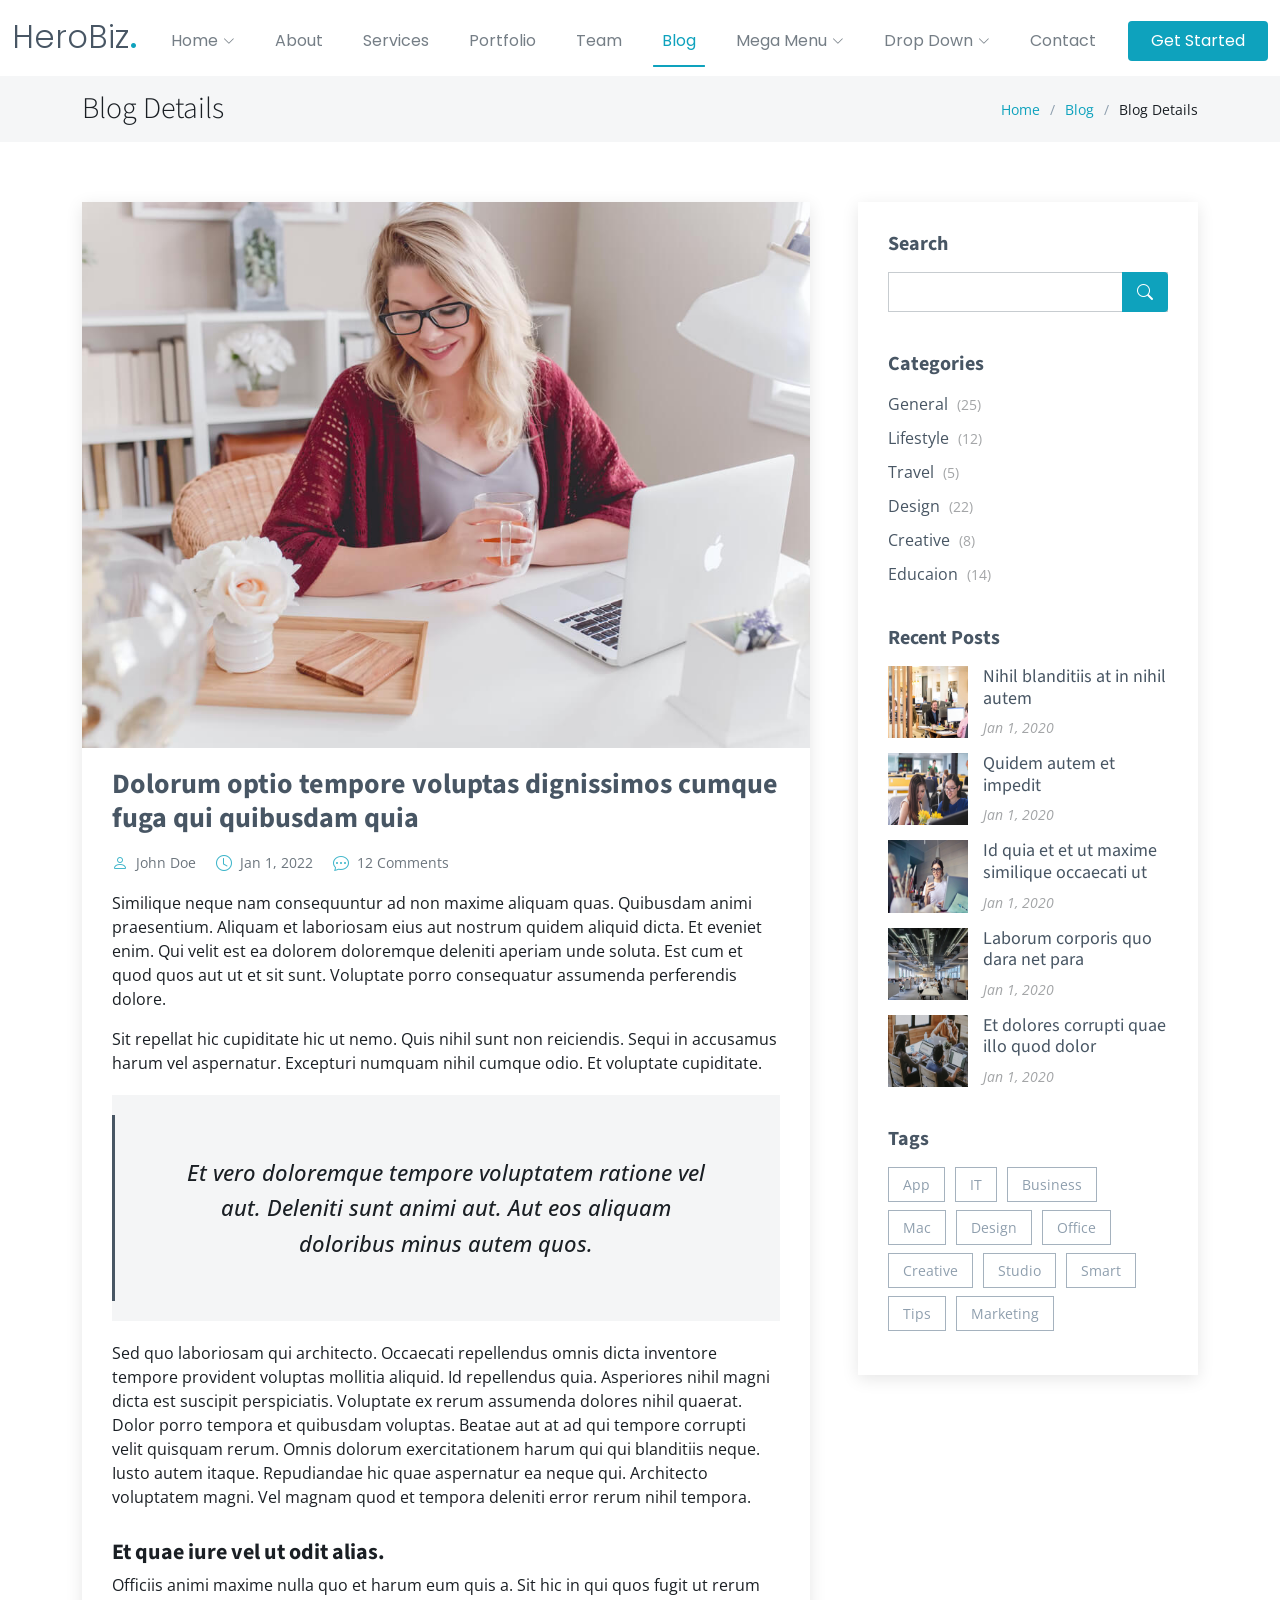
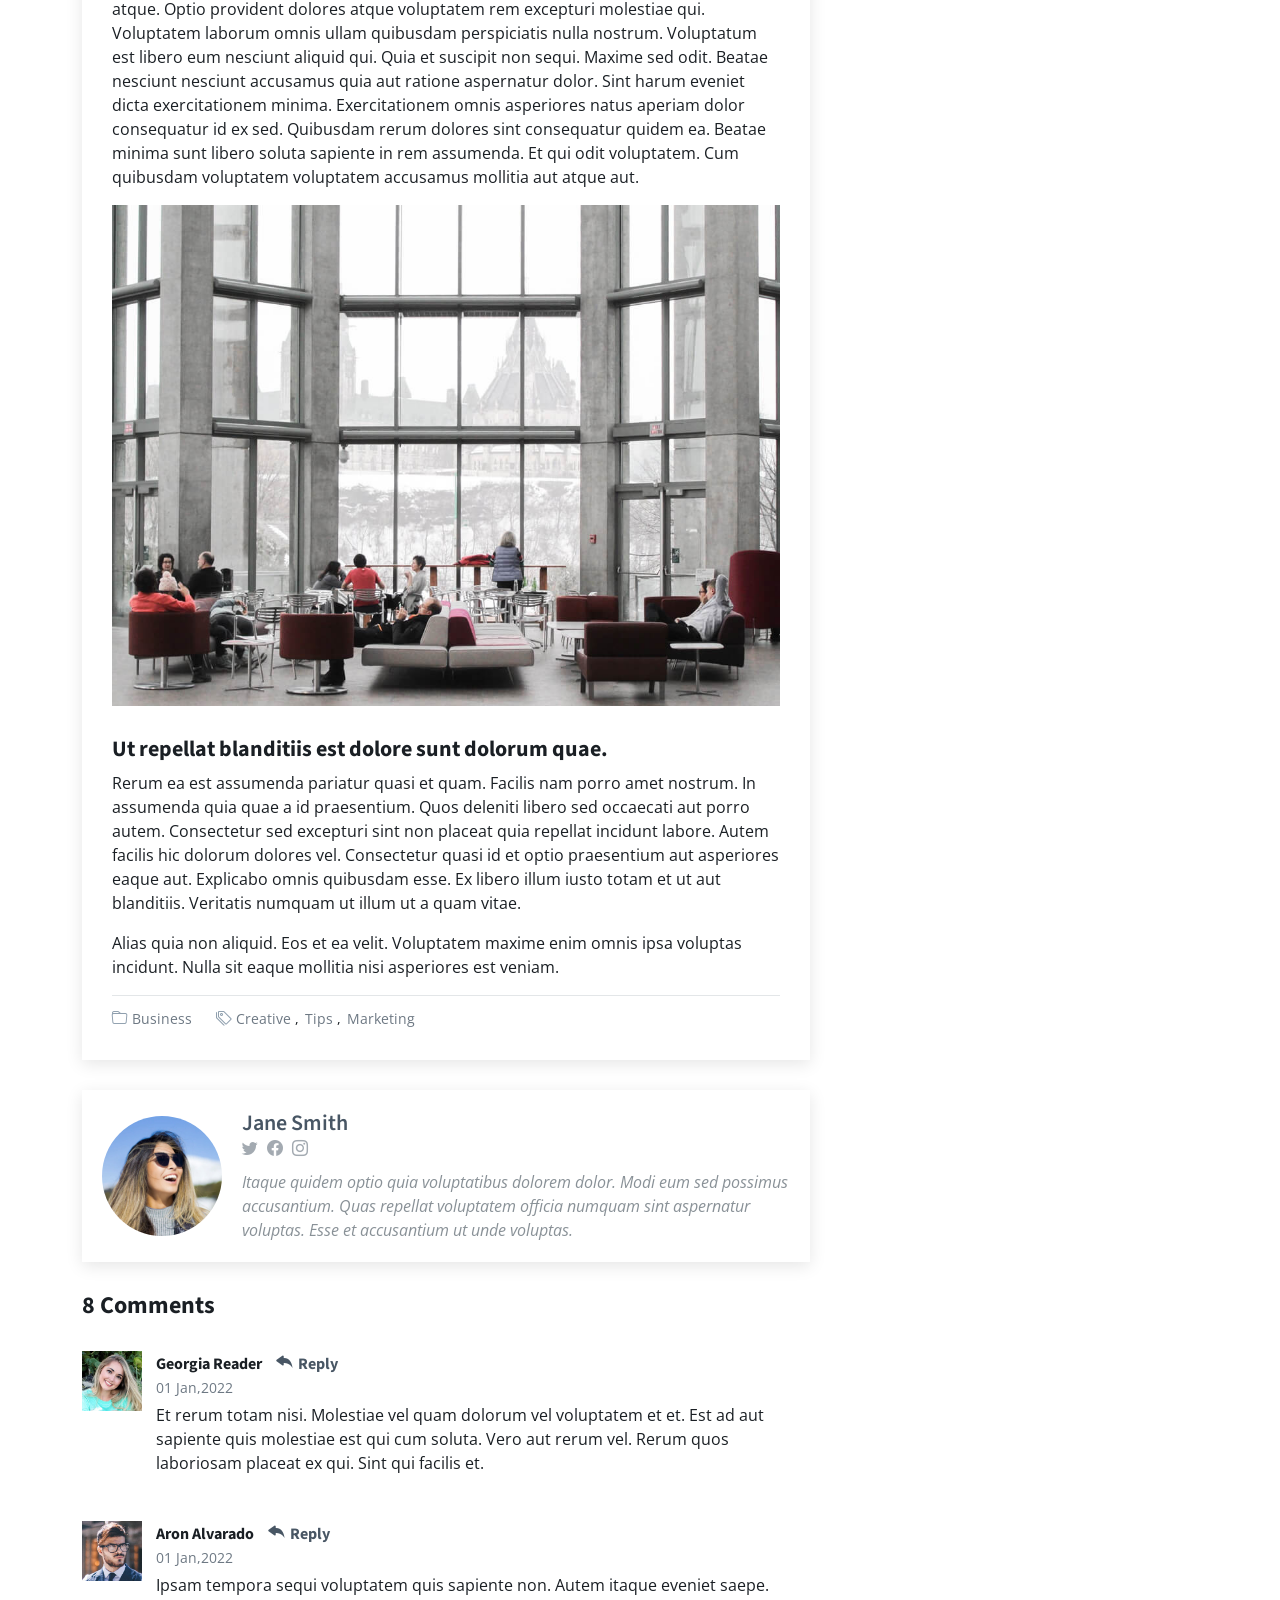
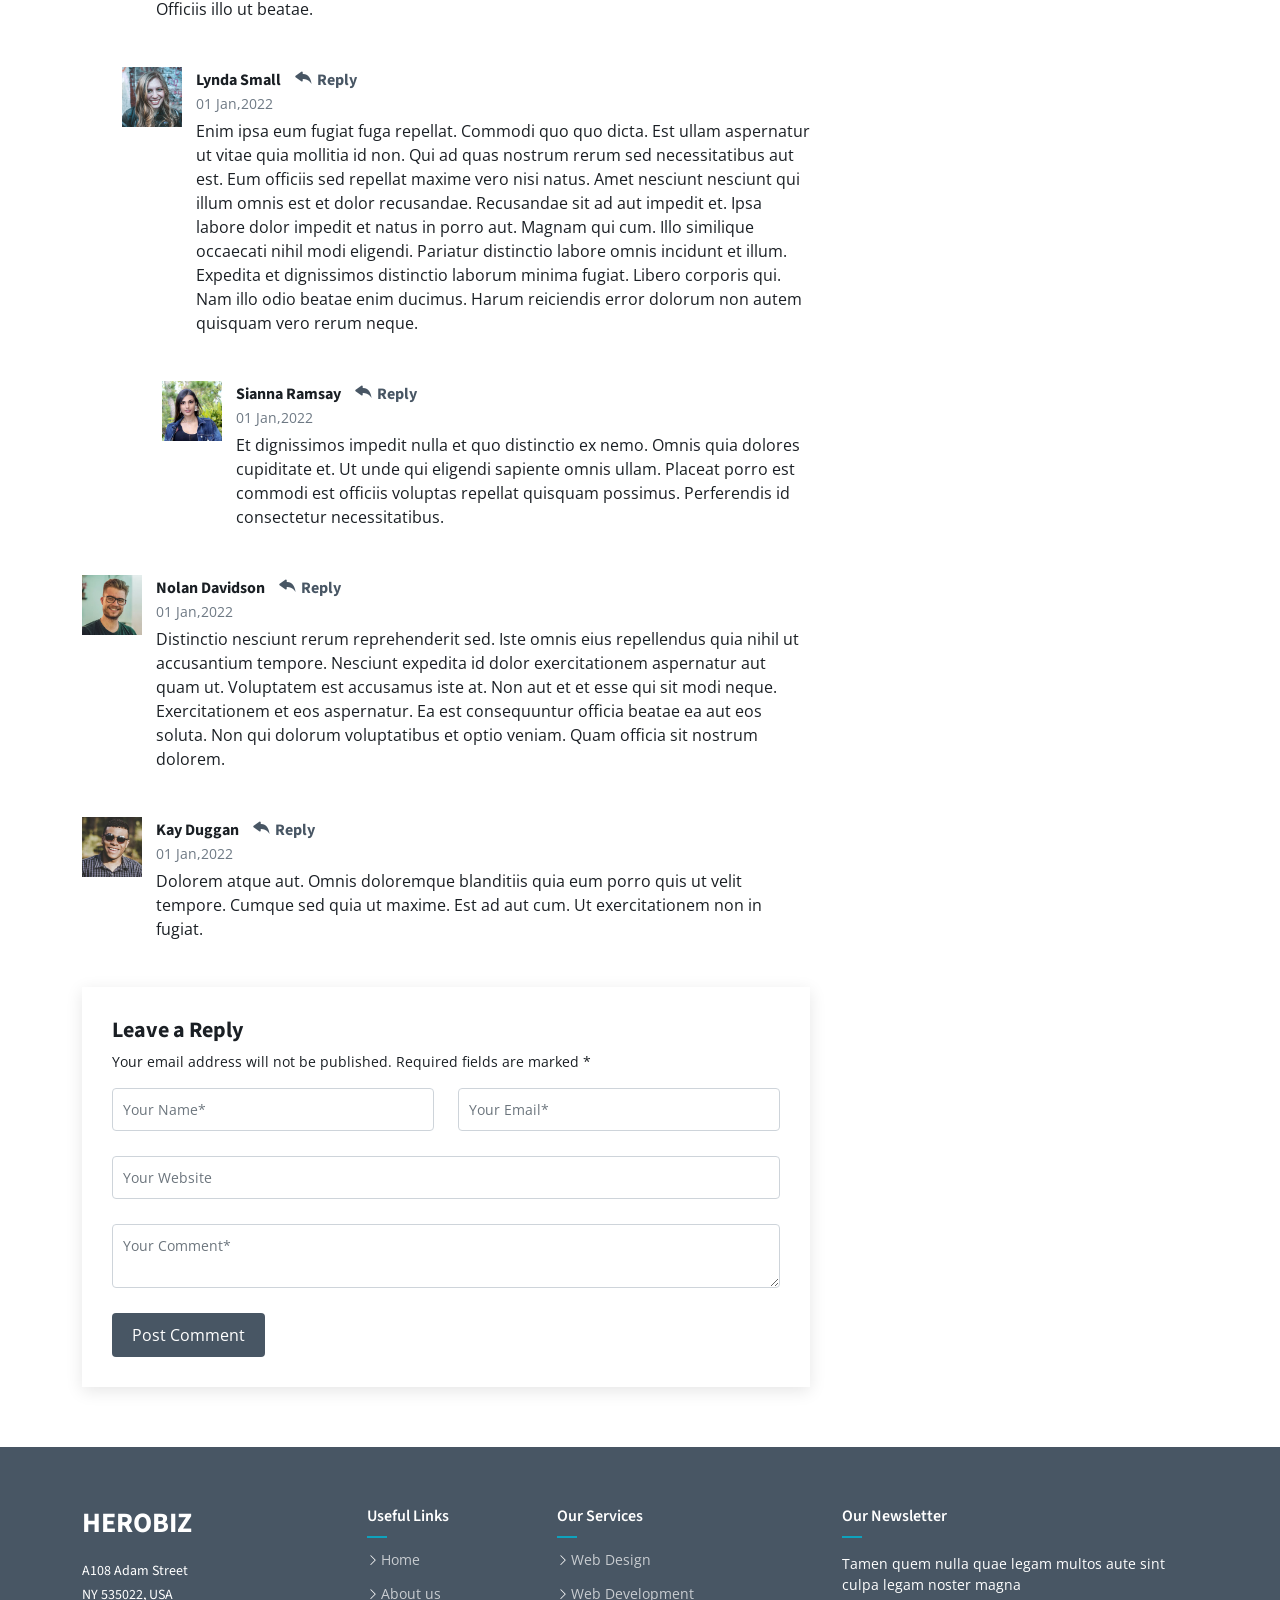
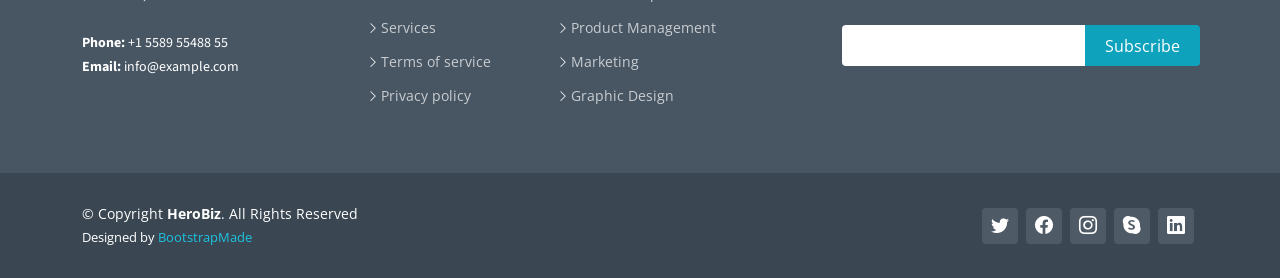
<file: blog-details.html>
<!DOCTYPE html>
<html lang="en">

<head>
  <meta charset="utf-8">
  <meta content="width=device-width, initial-scale=1.0" name="viewport">

  <title>Blog Details - HeroBiz Bootstrap Template</title>
  <meta content="" name="description">
  <meta content="" name="keywords">

  <!-- Favicons -->
  <link href="assets/img/favicon.png" rel="icon">
  <link href="assets/img/apple-touch-icon.png" rel="apple-touch-icon">

  <!-- Google Fonts -->
  <link rel="preconnect" href="https://fonts.googleapis.com">
  <link rel="preconnect" href="https://fonts.gstatic.com" crossorigin>
  <link href="https://fonts.googleapis.com/css2?family=Open+Sans:ital,wght@0,300;0,400;0,500;0,600;0,700;1,300;1,400;1,500;1,600;1,700&family=Poppins:ital,wght@0,300;0,400;0,500;0,600;0,700;1,300;1,400;1,500;1,600;1,700&family=Source+Sans+Pro:ital,wght@0,300;0,400;0,600;0,700;1,300;1,400;1,600;1,700&display=swap" rel="stylesheet">

  <!-- Vendor CSS Files -->
  <link href="assets/vendor/bootstrap/css/bootstrap.min.css" rel="stylesheet">
  <link href="assets/vendor/bootstrap-icons/bootstrap-icons.css" rel="stylesheet">
  <link href="assets/vendor/aos/aos.css" rel="stylesheet">
  <link href="assets/vendor/glightbox/css/glightbox.min.css" rel="stylesheet">
  <link href="assets/vendor/swiper/swiper-bundle.min.css" rel="stylesheet">

  <!-- Variables CSS Files. Uncomment your preferred color scheme -->
  <link href="assets/css/variables.css" rel="stylesheet">
  <!-- <link href="assets/css/variables-blue.css" rel="stylesheet"> -->
  <!-- <link href="assets/css/variables-green.css" rel="stylesheet"> -->
  <!-- <link href="assets/css/variables-orange.css" rel="stylesheet"> -->
  <!-- <link href="assets/css/variables-purple.css" rel="stylesheet"> -->
  <!-- <link href="assets/css/variables-red.css" rel="stylesheet"> -->
  <!-- <link href="assets/css/variables-pink.css" rel="stylesheet"> -->

  <!-- Template Main CSS File -->
  <link href="assets/css/main.css" rel="stylesheet">

  <!-- =======================================================
  * Template Name: HeroBiz - v2.4.0
  * Template URL: https://bootstrapmade.com/herobiz-bootstrap-business-template/
  * Author: BootstrapMade.com
  * License: https://bootstrapmade.com/license/
  ======================================================== -->
</head>

<body>

  <!-- ======= Header ======= -->
  <header id="header" class="header fixed-top" data-scrollto-offset="0">
    <div class="container-fluid d-flex align-items-center justify-content-between">

      <a href="index.html" class="logo d-flex align-items-center scrollto me-auto me-lg-0">
        <!-- Uncomment the line below if you also wish to use an image logo -->
        <!-- <img src="assets/img/logo.png" alt=""> -->
        <h1>HeroBiz<span>.</span></h1>
      </a>

      <nav id="navbar" class="navbar">
        <ul>

          <li class="dropdown"><a href="#"><span>Home</span> <i class="bi bi-chevron-down dropdown-indicator"></i></a>
            <ul>
              <li><a href="index.html">Home 1 - index.html</a></li>
              <li><a href="index-2.html">Home 2 - index-2.html</a></li>
              <li><a href="index-3.html">Home 3 - index-3.html</a></li>
              <li><a href="index-4.html">Home 4 - index-4.html</a></li>
            </ul>
          </li>

          <li><a class="nav-link scrollto" href="index.html#about">About</a></li>
          <li><a class="nav-link scrollto" href="index.html#services">Services</a></li>
          <li><a class="nav-link scrollto" href="index.html#portfolio">Portfolio</a></li>
          <li><a class="nav-link scrollto" href="index.html#team">Team</a></li>
          <li><a href="blog.html" class="active">Blog</a></li>
          <li class="dropdown megamenu"><a href="#"><span>Mega Menu</span> <i class="bi bi-chevron-down dropdown-indicator"></i></a>
            <ul>
              <li>
                <a href="#">Column 1 link 1</a>
                <a href="#">Column 1 link 2</a>
                <a href="#">Column 1 link 3</a>
              </li>
              <li>
                <a href="#">Column 2 link 1</a>
                <a href="#">Column 2 link 2</a>
                <a href="#">Column 3 link 3</a>
              </li>
              <li>
                <a href="#">Column 3 link 1</a>
                <a href="#">Column 3 link 2</a>
                <a href="#">Column 3 link 3</a>
              </li>
              <li>
                <a href="#">Column 4 link 1</a>
                <a href="#">Column 4 link 2</a>
                <a href="#">Column 4 link 3</a>
              </li>
            </ul>
          </li>
          <li class="dropdown"><a href="#"><span>Drop Down</span> <i class="bi bi-chevron-down dropdown-indicator"></i></a>
            <ul>
              <li><a href="#">Drop Down 1</a></li>
              <li class="dropdown"><a href="#"><span>Deep Drop Down</span> <i class="bi bi-chevron-down dropdown-indicator"></i></a>
                <ul>
                  <li><a href="#">Deep Drop Down 1</a></li>
                  <li><a href="#">Deep Drop Down 2</a></li>
                  <li><a href="#">Deep Drop Down 3</a></li>
                  <li><a href="#">Deep Drop Down 4</a></li>
                  <li><a href="#">Deep Drop Down 5</a></li>
                </ul>
              </li>
              <li><a href="#">Drop Down 2</a></li>
              <li><a href="#">Drop Down 3</a></li>
              <li><a href="#">Drop Down 4</a></li>
            </ul>
          </li>
          <li><a class="nav-link scrollto" href="index.html#contact">Contact</a></li>
        </ul>
        <i class="bi bi-list mobile-nav-toggle d-none"></i>
      </nav><!-- .navbar -->

      <a class="btn-getstarted scrollto" href="index.html#about">Get Started</a>

    </div>
  </header><!-- End Header -->

  <main id="main">

    <!-- ======= Breadcrumbs ======= -->
    <div class="breadcrumbs">
      <div class="container">

        <div class="d-flex justify-content-between align-items-center">
          <h2>Blog Details</h2>
          <ol>
            <li><a href="index.html">Home</a></li>
            <li><a href="blog.html">Blog</a></li>
            <li>Blog Details</li>
          </ol>
        </div>

      </div>
    </div><!-- End Breadcrumbs -->

    <!-- ======= Blog Details Section ======= -->
    <section id="blog" class="blog">
      <div class="container" data-aos="fade-up">

        <div class="row g-5">

          <div class="col-lg-8">

            <article class="blog-details">

              <div class="post-img">
                <img src="assets/img/blog/blog-1.jpg" alt="" class="img-fluid">
              </div>

              <h2 class="title">Dolorum optio tempore voluptas dignissimos cumque fuga qui quibusdam quia</h2>

              <div class="meta-top">
                <ul>
                  <li class="d-flex align-items-center"><i class="bi bi-person"></i> <a href="blog-details.html">John Doe</a></li>
                  <li class="d-flex align-items-center"><i class="bi bi-clock"></i> <a href="blog-details.html"><time datetime="2020-01-01">Jan 1, 2022</time></a></li>
                  <li class="d-flex align-items-center"><i class="bi bi-chat-dots"></i> <a href="blog-details.html">12 Comments</a></li>
                </ul>
              </div><!-- End meta top -->

              <div class="content">
                <p>
                  Similique neque nam consequuntur ad non maxime aliquam quas. Quibusdam animi praesentium. Aliquam et laboriosam eius aut nostrum quidem aliquid dicta.
                  Et eveniet enim. Qui velit est ea dolorem doloremque deleniti aperiam unde soluta. Est cum et quod quos aut ut et sit sunt. Voluptate porro consequatur assumenda perferendis dolore.
                </p>

                <p>
                  Sit repellat hic cupiditate hic ut nemo. Quis nihil sunt non reiciendis. Sequi in accusamus harum vel aspernatur. Excepturi numquam nihil cumque odio. Et voluptate cupiditate.
                </p>

                <blockquote>
                  <p>
                    Et vero doloremque tempore voluptatem ratione vel aut. Deleniti sunt animi aut. Aut eos aliquam doloribus minus autem quos.
                  </p>
                </blockquote>

                <p>
                  Sed quo laboriosam qui architecto. Occaecati repellendus omnis dicta inventore tempore provident voluptas mollitia aliquid. Id repellendus quia. Asperiores nihil magni dicta est suscipit perspiciatis. Voluptate ex rerum assumenda dolores nihil quaerat.
                  Dolor porro tempora et quibusdam voluptas. Beatae aut at ad qui tempore corrupti velit quisquam rerum. Omnis dolorum exercitationem harum qui qui blanditiis neque.
                  Iusto autem itaque. Repudiandae hic quae aspernatur ea neque qui. Architecto voluptatem magni. Vel magnam quod et tempora deleniti error rerum nihil tempora.
                </p>

                <h3>Et quae iure vel ut odit alias.</h3>
                <p>
                  Officiis animi maxime nulla quo et harum eum quis a. Sit hic in qui quos fugit ut rerum atque. Optio provident dolores atque voluptatem rem excepturi molestiae qui. Voluptatem laborum omnis ullam quibusdam perspiciatis nulla nostrum. Voluptatum est libero eum nesciunt aliquid qui.
                  Quia et suscipit non sequi. Maxime sed odit. Beatae nesciunt nesciunt accusamus quia aut ratione aspernatur dolor. Sint harum eveniet dicta exercitationem minima. Exercitationem omnis asperiores natus aperiam dolor consequatur id ex sed. Quibusdam rerum dolores sint consequatur quidem ea.
                  Beatae minima sunt libero soluta sapiente in rem assumenda. Et qui odit voluptatem. Cum quibusdam voluptatem voluptatem accusamus mollitia aut atque aut.
                </p>
                <img src="assets/img/blog/blog-inside-post.jpg" class="img-fluid" alt="">

                <h3>Ut repellat blanditiis est dolore sunt dolorum quae.</h3>
                <p>
                  Rerum ea est assumenda pariatur quasi et quam. Facilis nam porro amet nostrum. In assumenda quia quae a id praesentium. Quos deleniti libero sed occaecati aut porro autem. Consectetur sed excepturi sint non placeat quia repellat incidunt labore. Autem facilis hic dolorum dolores vel.
                  Consectetur quasi id et optio praesentium aut asperiores eaque aut. Explicabo omnis quibusdam esse. Ex libero illum iusto totam et ut aut blanditiis. Veritatis numquam ut illum ut a quam vitae.
                </p>
                <p>
                  Alias quia non aliquid. Eos et ea velit. Voluptatem maxime enim omnis ipsa voluptas incidunt. Nulla sit eaque mollitia nisi asperiores est veniam.
                </p>

              </div><!-- End post content -->

              <div class="meta-bottom">
                <i class="bi bi-folder"></i>
                <ul class="cats">
                  <li><a href="#">Business</a></li>
                </ul>

                <i class="bi bi-tags"></i>
                <ul class="tags">
                  <li><a href="#">Creative</a></li>
                  <li><a href="#">Tips</a></li>
                  <li><a href="#">Marketing</a></li>
                </ul>
              </div><!-- End meta bottom -->

            </article><!-- End blog post -->

            <div class="post-author d-flex align-items-center">
              <img src="assets/img/blog/blog-author.jpg" class="rounded-circle flex-shrink-0" alt="">
              <div>
                <h4>Jane Smith</h4>
                <div class="social-links">
                  <a href="https://twitters.com/#"><i class="bi bi-twitter"></i></a>
                  <a href="https://facebook.com/#"><i class="bi bi-facebook"></i></a>
                  <a href="https://instagram.com/#"><i class="biu bi-instagram"></i></a>
                </div>
                <p>
                  Itaque quidem optio quia voluptatibus dolorem dolor. Modi eum sed possimus accusantium. Quas repellat voluptatem officia numquam sint aspernatur voluptas. Esse et accusantium ut unde voluptas.
                </p>
              </div>
            </div><!-- End post author -->

            <div class="comments">

              <h4 class="comments-count">8 Comments</h4>

              <div id="comment-1" class="comment">
                <div class="d-flex">
                  <div class="comment-img"><img src="assets/img/blog/comments-1.jpg" alt=""></div>
                  <div>
                    <h5><a href="">Georgia Reader</a> <a href="#" class="reply"><i class="bi bi-reply-fill"></i> Reply</a></h5>
                    <time datetime="2020-01-01">01 Jan,2022</time>
                    <p>
                      Et rerum totam nisi. Molestiae vel quam dolorum vel voluptatem et et. Est ad aut sapiente quis molestiae est qui cum soluta.
                      Vero aut rerum vel. Rerum quos laboriosam placeat ex qui. Sint qui facilis et.
                    </p>
                  </div>
                </div>
              </div><!-- End comment #1 -->

              <div id="comment-2" class="comment">
                <div class="d-flex">
                  <div class="comment-img"><img src="assets/img/blog/comments-2.jpg" alt=""></div>
                  <div>
                    <h5><a href="">Aron Alvarado</a> <a href="#" class="reply"><i class="bi bi-reply-fill"></i> Reply</a></h5>
                    <time datetime="2020-01-01">01 Jan,2022</time>
                    <p>
                      Ipsam tempora sequi voluptatem quis sapiente non. Autem itaque eveniet saepe. Officiis illo ut beatae.
                    </p>
                  </div>
                </div>

                <div id="comment-reply-1" class="comment comment-reply">
                  <div class="d-flex">
                    <div class="comment-img"><img src="assets/img/blog/comments-3.jpg" alt=""></div>
                    <div>
                      <h5><a href="">Lynda Small</a> <a href="#" class="reply"><i class="bi bi-reply-fill"></i> Reply</a></h5>
                      <time datetime="2020-01-01">01 Jan,2022</time>
                      <p>
                        Enim ipsa eum fugiat fuga repellat. Commodi quo quo dicta. Est ullam aspernatur ut vitae quia mollitia id non. Qui ad quas nostrum rerum sed necessitatibus aut est. Eum officiis sed repellat maxime vero nisi natus. Amet nesciunt nesciunt qui illum omnis est et dolor recusandae.

                        Recusandae sit ad aut impedit et. Ipsa labore dolor impedit et natus in porro aut. Magnam qui cum. Illo similique occaecati nihil modi eligendi. Pariatur distinctio labore omnis incidunt et illum. Expedita et dignissimos distinctio laborum minima fugiat.

                        Libero corporis qui. Nam illo odio beatae enim ducimus. Harum reiciendis error dolorum non autem quisquam vero rerum neque.
                      </p>
                    </div>
                  </div>

                  <div id="comment-reply-2" class="comment comment-reply">
                    <div class="d-flex">
                      <div class="comment-img"><img src="assets/img/blog/comments-4.jpg" alt=""></div>
                      <div>
                        <h5><a href="">Sianna Ramsay</a> <a href="#" class="reply"><i class="bi bi-reply-fill"></i> Reply</a></h5>
                        <time datetime="2020-01-01">01 Jan,2022</time>
                        <p>
                          Et dignissimos impedit nulla et quo distinctio ex nemo. Omnis quia dolores cupiditate et. Ut unde qui eligendi sapiente omnis ullam. Placeat porro est commodi est officiis voluptas repellat quisquam possimus. Perferendis id consectetur necessitatibus.
                        </p>
                      </div>
                    </div>

                  </div><!-- End comment reply #2-->

                </div><!-- End comment reply #1-->

              </div><!-- End comment #2-->

              <div id="comment-3" class="comment">
                <div class="d-flex">
                  <div class="comment-img"><img src="assets/img/blog/comments-5.jpg" alt=""></div>
                  <div>
                    <h5><a href="">Nolan Davidson</a> <a href="#" class="reply"><i class="bi bi-reply-fill"></i> Reply</a></h5>
                    <time datetime="2020-01-01">01 Jan,2022</time>
                    <p>
                      Distinctio nesciunt rerum reprehenderit sed. Iste omnis eius repellendus quia nihil ut accusantium tempore. Nesciunt expedita id dolor exercitationem aspernatur aut quam ut. Voluptatem est accusamus iste at.
                      Non aut et et esse qui sit modi neque. Exercitationem et eos aspernatur. Ea est consequuntur officia beatae ea aut eos soluta. Non qui dolorum voluptatibus et optio veniam. Quam officia sit nostrum dolorem.
                    </p>
                  </div>
                </div>

              </div><!-- End comment #3 -->

              <div id="comment-4" class="comment">
                <div class="d-flex">
                  <div class="comment-img"><img src="assets/img/blog/comments-6.jpg" alt=""></div>
                  <div>
                    <h5><a href="">Kay Duggan</a> <a href="#" class="reply"><i class="bi bi-reply-fill"></i> Reply</a></h5>
                    <time datetime="2020-01-01">01 Jan,2022</time>
                    <p>
                      Dolorem atque aut. Omnis doloremque blanditiis quia eum porro quis ut velit tempore. Cumque sed quia ut maxime. Est ad aut cum. Ut exercitationem non in fugiat.
                    </p>
                  </div>
                </div>

              </div><!-- End comment #4 -->

              <div class="reply-form">

                <h4>Leave a Reply</h4>
                <p>Your email address will not be published. Required fields are marked * </p>
                <form action="">
                  <div class="row">
                    <div class="col-md-6 form-group">
                      <input name="name" type="text" class="form-control" placeholder="Your Name*">
                    </div>
                    <div class="col-md-6 form-group">
                      <input name="email" type="text" class="form-control" placeholder="Your Email*">
                    </div>
                  </div>
                  <div class="row">
                    <div class="col form-group">
                      <input name="website" type="text" class="form-control" placeholder="Your Website">
                    </div>
                  </div>
                  <div class="row">
                    <div class="col form-group">
                      <textarea name="comment" class="form-control" placeholder="Your Comment*"></textarea>
                    </div>
                  </div>
                  <button type="submit" class="btn btn-primary">Post Comment</button>

                </form>

              </div>

            </div><!-- End blog comments -->

          </div>

          <div class="col-lg-4">

            <div class="sidebar">

              <div class="sidebar-item search-form">
                <h3 class="sidebar-title">Search</h3>
                <form action="" class="mt-3">
                  <input type="text">
                  <button type="submit"><i class="bi bi-search"></i></button>
                </form>
              </div><!-- End sidebar search formn-->

              <div class="sidebar-item categories">
                <h3 class="sidebar-title">Categories</h3>
                <ul class="mt-3">
                  <li><a href="#">General <span>(25)</span></a></li>
                  <li><a href="#">Lifestyle <span>(12)</span></a></li>
                  <li><a href="#">Travel <span>(5)</span></a></li>
                  <li><a href="#">Design <span>(22)</span></a></li>
                  <li><a href="#">Creative <span>(8)</span></a></li>
                  <li><a href="#">Educaion <span>(14)</span></a></li>
                </ul>
              </div><!-- End sidebar categories-->

              <div class="sidebar-item recent-posts">
                <h3 class="sidebar-title">Recent Posts</h3>

                <div class="mt-3">

                  <div class="post-item mt-3">
                    <img src="assets/img/blog/blog-recent-1.jpg" alt="" class="flex-shrink-0">
                    <div>
                      <h4><a href="blog-post.html">Nihil blanditiis at in nihil autem</a></h4>
                      <time datetime="2020-01-01">Jan 1, 2020</time>
                    </div>
                  </div><!-- End recent post item-->

                  <div class="post-item">
                    <img src="assets/img/blog/blog-recent-2.jpg" alt="" class="flex-shrink-0">
                    <div>
                      <h4><a href="blog-post.html">Quidem autem et impedit</a></h4>
                      <time datetime="2020-01-01">Jan 1, 2020</time>
                    </div>
                  </div><!-- End recent post item-->

                  <div class="post-item">
                    <img src="assets/img/blog/blog-recent-3.jpg" alt="" class="flex-shrink-0">
                    <div>
                      <h4><a href="blog-post.html">Id quia et et ut maxime similique occaecati ut</a></h4>
                      <time datetime="2020-01-01">Jan 1, 2020</time>
                    </div>
                  </div><!-- End recent post item-->

                  <div class="post-item">
                    <img src="assets/img/blog/blog-recent-4.jpg" alt="" class="flex-shrink-0">
                    <div>
                      <h4><a href="blog-post.html">Laborum corporis quo dara net para</a></h4>
                      <time datetime="2020-01-01">Jan 1, 2020</time>
                    </div>
                  </div><!-- End recent post item-->

                  <div class="post-item">
                    <img src="assets/img/blog/blog-recent-5.jpg" alt="" class="flex-shrink-0">
                    <div>
                      <h4><a href="blog-post.html">Et dolores corrupti quae illo quod dolor</a></h4>
                      <time datetime="2020-01-01">Jan 1, 2020</time>
                    </div>
                  </div><!-- End recent post item-->

                </div>

              </div><!-- End sidebar recent posts-->

              <div class="sidebar-item tags">
                <h3 class="sidebar-title">Tags</h3>
                <ul class="mt-3">
                  <li><a href="#">App</a></li>
                  <li><a href="#">IT</a></li>
                  <li><a href="#">Business</a></li>
                  <li><a href="#">Mac</a></li>
                  <li><a href="#">Design</a></li>
                  <li><a href="#">Office</a></li>
                  <li><a href="#">Creative</a></li>
                  <li><a href="#">Studio</a></li>
                  <li><a href="#">Smart</a></li>
                  <li><a href="#">Tips</a></li>
                  <li><a href="#">Marketing</a></li>
                </ul>
              </div><!-- End sidebar tags-->

            </div><!-- End Blog Sidebar -->

          </div>
        </div>

      </div>
    </section><!-- End Blog Details Section -->

  </main><!-- End #main -->

  <!-- ======= Footer ======= -->
  <footer id="footer" class="footer">

    <div class="footer-content">
      <div class="container">
        <div class="row">

          <div class="col-lg-3 col-md-6">
            <div class="footer-info">
              <h3>HeroBiz</h3>
              <p>
                A108 Adam Street <br>
                NY 535022, USA<br><br>
                <strong>Phone:</strong> +1 5589 55488 55<br>
                <strong>Email:</strong> info@example.com<br>
              </p>
            </div>
          </div>

          <div class="col-lg-2 col-md-6 footer-links">
            <h4>Useful Links</h4>
            <ul>
              <li><i class="bi bi-chevron-right"></i> <a href="#">Home</a></li>
              <li><i class="bi bi-chevron-right"></i> <a href="#">About us</a></li>
              <li><i class="bi bi-chevron-right"></i> <a href="#">Services</a></li>
              <li><i class="bi bi-chevron-right"></i> <a href="#">Terms of service</a></li>
              <li><i class="bi bi-chevron-right"></i> <a href="#">Privacy policy</a></li>
            </ul>
          </div>

          <div class="col-lg-3 col-md-6 footer-links">
            <h4>Our Services</h4>
            <ul>
              <li><i class="bi bi-chevron-right"></i> <a href="#">Web Design</a></li>
              <li><i class="bi bi-chevron-right"></i> <a href="#">Web Development</a></li>
              <li><i class="bi bi-chevron-right"></i> <a href="#">Product Management</a></li>
              <li><i class="bi bi-chevron-right"></i> <a href="#">Marketing</a></li>
              <li><i class="bi bi-chevron-right"></i> <a href="#">Graphic Design</a></li>
            </ul>
          </div>

          <div class="col-lg-4 col-md-6 footer-newsletter">
            <h4>Our Newsletter</h4>
            <p>Tamen quem nulla quae legam multos aute sint culpa legam noster magna</p>
            <form action="" method="post">
              <input type="email" name="email"><input type="submit" value="Subscribe">
            </form>

          </div>

        </div>
      </div>
    </div>

    <div class="footer-legal text-center">
      <div class="container d-flex flex-column flex-lg-row justify-content-center justify-content-lg-between align-items-center">

        <div class="d-flex flex-column align-items-center align-items-lg-start">
          <div class="copyright">
            &copy; Copyright <strong><span>HeroBiz</span></strong>. All Rights Reserved
          </div>
          <div class="credits">
            <!-- All the links in the footer should remain intact. -->
            <!-- You can delete the links only if you purchased the pro version. -->
            <!-- Licensing information: https://bootstrapmade.com/license/ -->
            <!-- Purchase the pro version with working PHP/AJAX contact form: https://bootstrapmade.com/herobiz-bootstrap-business-template/ -->
            Designed by <a href="https://bootstrapmade.com/">BootstrapMade</a>
          </div>
        </div>

        <div class="social-links order-first order-lg-last mb-3 mb-lg-0">
          <a href="#" class="twitter"><i class="bi bi-twitter"></i></a>
          <a href="#" class="facebook"><i class="bi bi-facebook"></i></a>
          <a href="#" class="instagram"><i class="bi bi-instagram"></i></a>
          <a href="#" class="google-plus"><i class="bi bi-skype"></i></a>
          <a href="#" class="linkedin"><i class="bi bi-linkedin"></i></a>
        </div>

      </div>
    </div>

  </footer><!-- End Footer -->

  <a href="#" class="scroll-top d-flex align-items-center justify-content-center"><i class="bi bi-arrow-up-short"></i></a>

  <div id="preloader"></div>

  <!-- Vendor JS Files -->
  <script src="assets/vendor/bootstrap/js/bootstrap.bundle.min.js"></script>
  <script src="assets/vendor/aos/aos.js"></script>
  <script src="assets/vendor/glightbox/js/glightbox.min.js"></script>
  <script src="assets/vendor/isotope-layout/isotope.pkgd.min.js"></script>
  <script src="assets/vendor/swiper/swiper-bundle.min.js"></script>
  <script src="assets/vendor/php-email-form/validate.js"></script>

  <!-- Template Main JS File -->
  <script src="assets/js/main.js"></script>

</body>

</html>
</file>
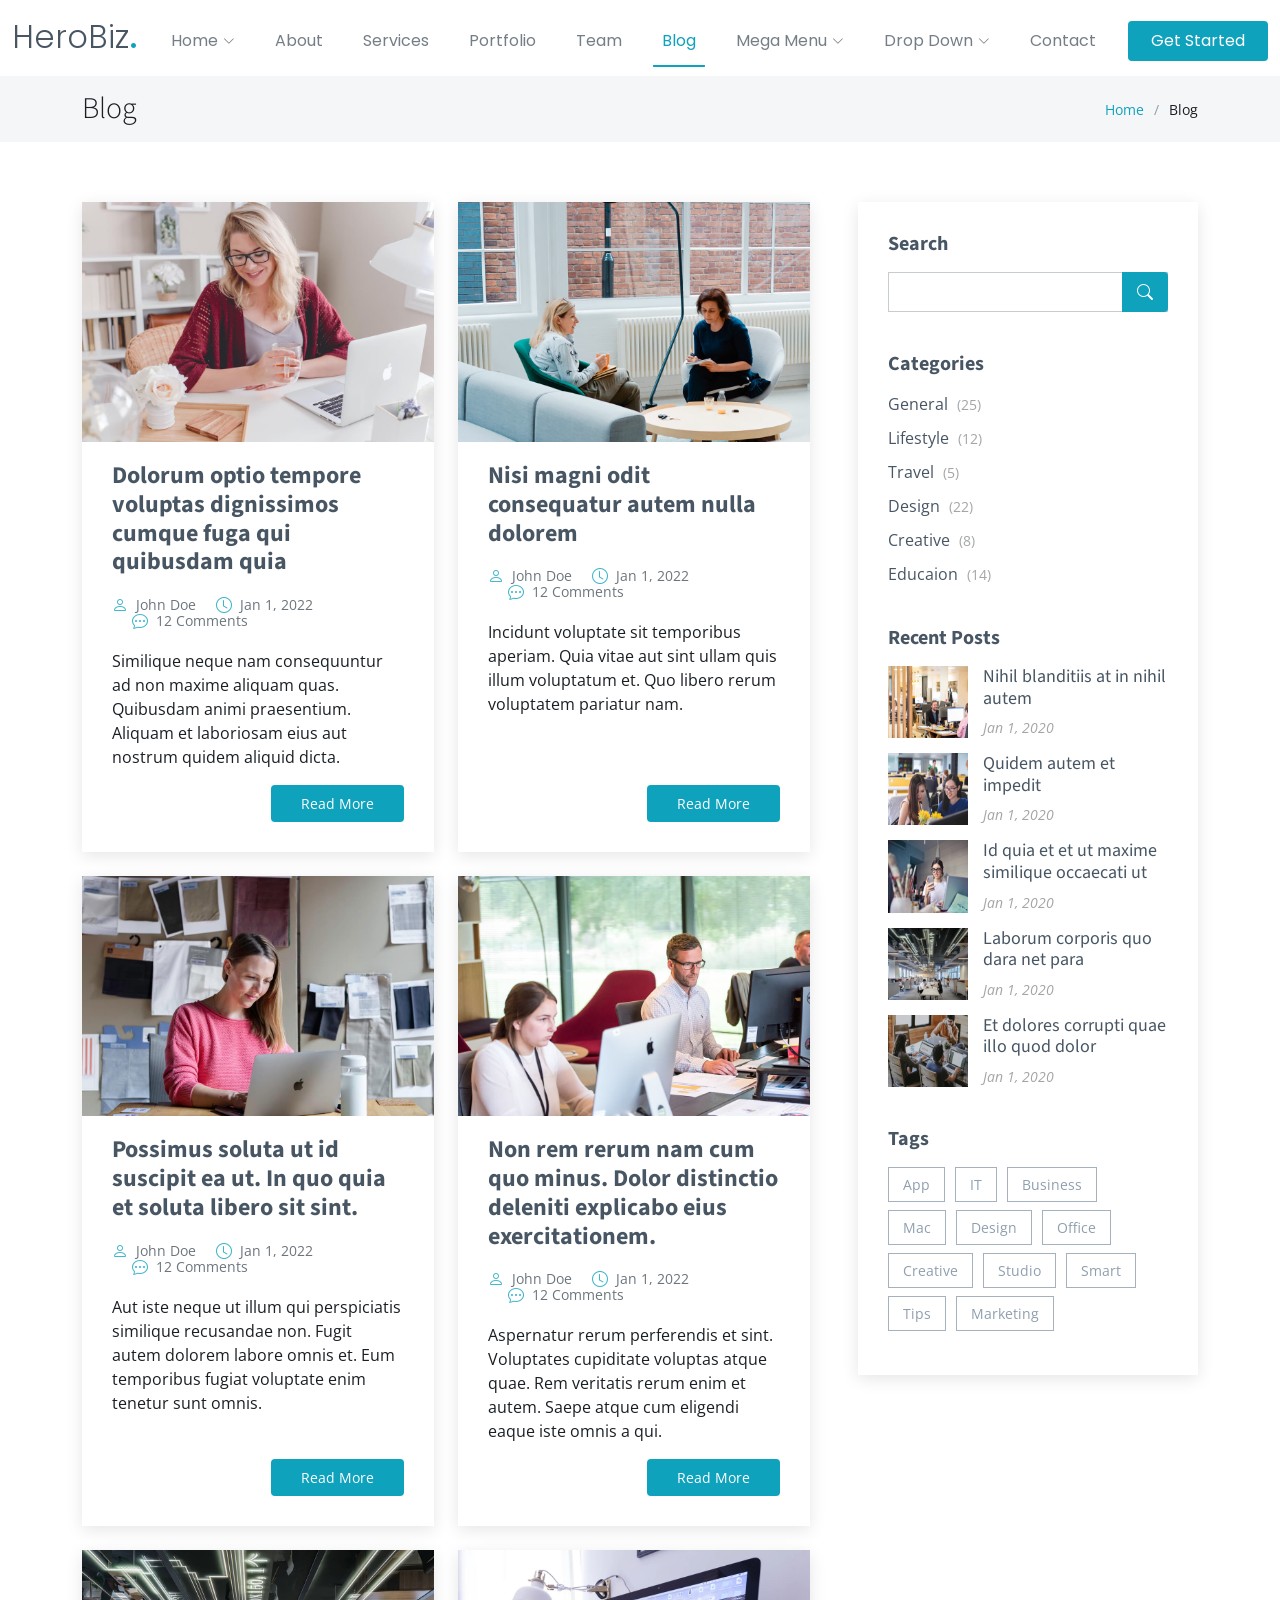
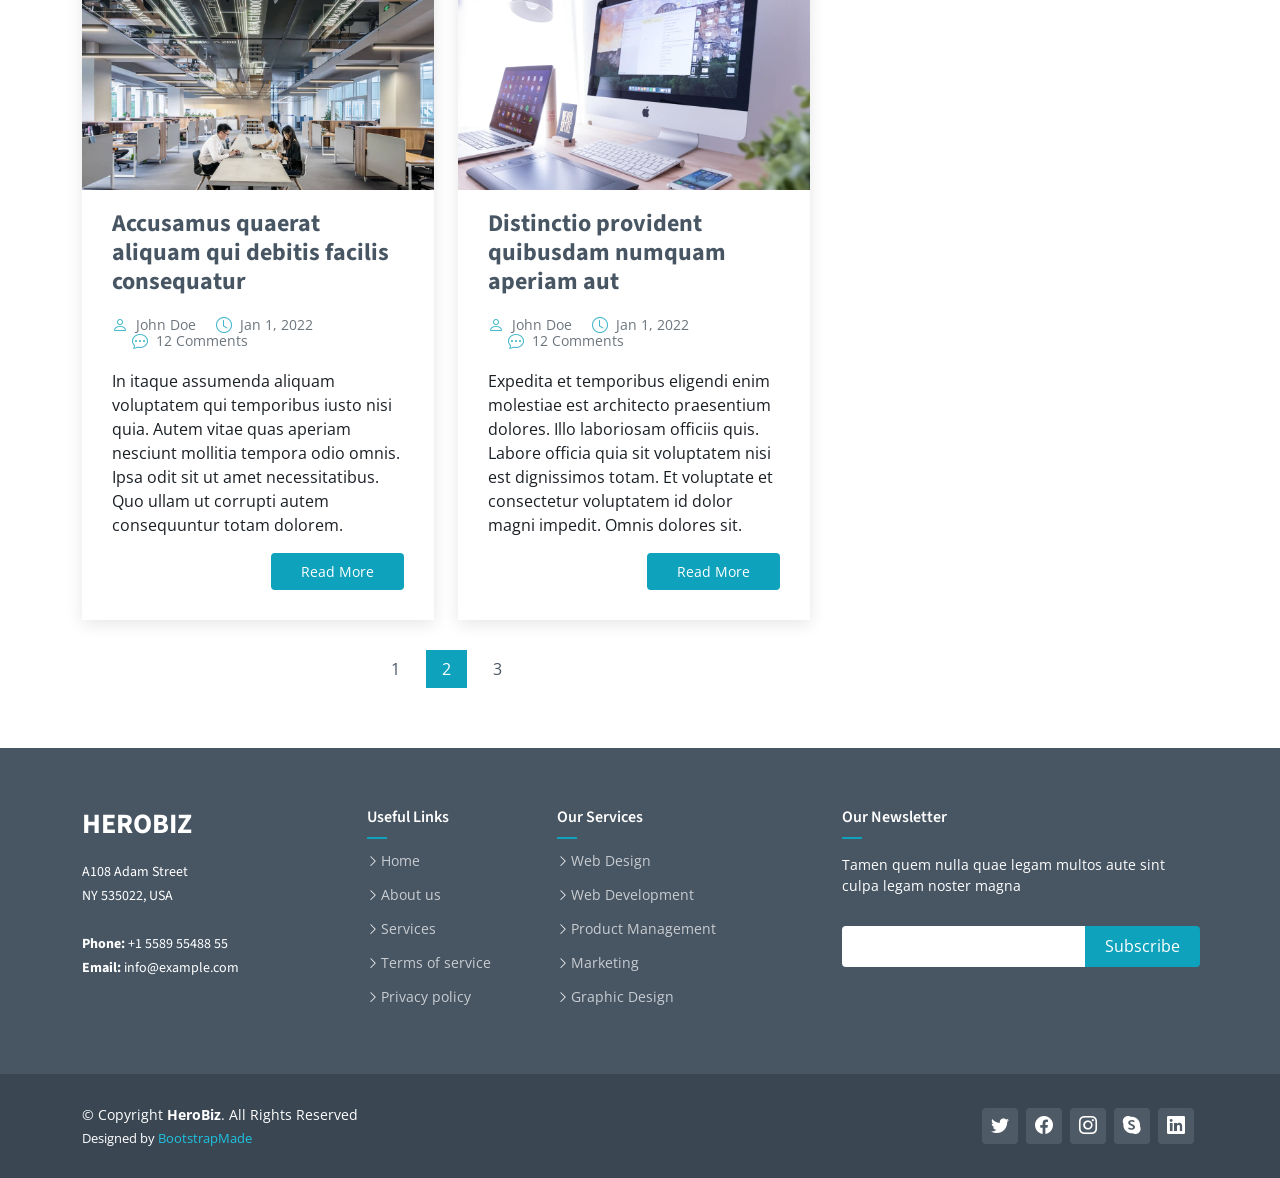
<file: blog.html>
<!DOCTYPE html>
<html lang="en">

<head>
  <meta charset="utf-8">
  <meta content="width=device-width, initial-scale=1.0" name="viewport">

  <title>Blog - HeroBiz Bootstrap Template</title>
  <meta content="" name="description">
  <meta content="" name="keywords">

  <!-- Favicons -->
  <link href="assets/img/favicon.png" rel="icon">
  <link href="assets/img/apple-touch-icon.png" rel="apple-touch-icon">

  <!-- Google Fonts -->
  <link rel="preconnect" href="https://fonts.googleapis.com">
  <link rel="preconnect" href="https://fonts.gstatic.com" crossorigin>
  <link href="https://fonts.googleapis.com/css2?family=Open+Sans:ital,wght@0,300;0,400;0,500;0,600;0,700;1,300;1,400;1,500;1,600;1,700&family=Poppins:ital,wght@0,300;0,400;0,500;0,600;0,700;1,300;1,400;1,500;1,600;1,700&family=Source+Sans+Pro:ital,wght@0,300;0,400;0,600;0,700;1,300;1,400;1,600;1,700&display=swap" rel="stylesheet">

  <!-- Vendor CSS Files -->
  <link href="assets/vendor/bootstrap/css/bootstrap.min.css" rel="stylesheet">
  <link href="assets/vendor/bootstrap-icons/bootstrap-icons.css" rel="stylesheet">
  <link href="assets/vendor/aos/aos.css" rel="stylesheet">
  <link href="assets/vendor/glightbox/css/glightbox.min.css" rel="stylesheet">
  <link href="assets/vendor/swiper/swiper-bundle.min.css" rel="stylesheet">

  <!-- Variables CSS Files. Uncomment your preferred color scheme -->
  <link href="assets/css/variables.css" rel="stylesheet">
  <!-- <link href="assets/css/variables-blue.css" rel="stylesheet"> -->
  <!-- <link href="assets/css/variables-green.css" rel="stylesheet"> -->
  <!-- <link href="assets/css/variables-orange.css" rel="stylesheet"> -->
  <!-- <link href="assets/css/variables-purple.css" rel="stylesheet"> -->
  <!-- <link href="assets/css/variables-red.css" rel="stylesheet"> -->
  <!-- <link href="assets/css/variables-pink.css" rel="stylesheet"> -->

  <!-- Template Main CSS File -->
  <link href="assets/css/main.css" rel="stylesheet">

  <!-- =======================================================
  * Template Name: HeroBiz - v2.4.0
  * Template URL: https://bootstrapmade.com/herobiz-bootstrap-business-template/
  * Author: BootstrapMade.com
  * License: https://bootstrapmade.com/license/
  ======================================================== -->
</head>

<body>

  <!-- ======= Header ======= -->
  <header id="header" class="header fixed-top" data-scrollto-offset="0">
    <div class="container-fluid d-flex align-items-center justify-content-between">

      <a href="index.html" class="logo d-flex align-items-center scrollto me-auto me-lg-0">
        <!-- Uncomment the line below if you also wish to use an image logo -->
        <!-- <img src="assets/img/logo.png" alt=""> -->
        <h1>HeroBiz<span>.</span></h1>
      </a>

      <nav id="navbar" class="navbar">
        <ul>

          <li class="dropdown"><a href="#"><span>Home</span> <i class="bi bi-chevron-down dropdown-indicator"></i></a>
            <ul>
              <li><a href="index.html">Home 1 - index.html</a></li>
              <li><a href="index-2.html">Home 2 - index-2.html</a></li>
              <li><a href="index-3.html">Home 3 - index-3.html</a></li>
              <li><a href="index-4.html">Home 4 - index-4.html</a></li>
            </ul>
          </li>

          <li><a class="nav-link scrollto" href="index.html#about">About</a></li>
          <li><a class="nav-link scrollto" href="index.html#services">Services</a></li>
          <li><a class="nav-link scrollto" href="index.html#portfolio">Portfolio</a></li>
          <li><a class="nav-link scrollto" href="index.html#team">Team</a></li>
          <li><a href="blog.html" class="active">Blog</a></li>
          <li class="dropdown megamenu"><a href="#"><span>Mega Menu</span> <i class="bi bi-chevron-down dropdown-indicator"></i></a>
            <ul>
              <li>
                <a href="#">Column 1 link 1</a>
                <a href="#">Column 1 link 2</a>
                <a href="#">Column 1 link 3</a>
              </li>
              <li>
                <a href="#">Column 2 link 1</a>
                <a href="#">Column 2 link 2</a>
                <a href="#">Column 3 link 3</a>
              </li>
              <li>
                <a href="#">Column 3 link 1</a>
                <a href="#">Column 3 link 2</a>
                <a href="#">Column 3 link 3</a>
              </li>
              <li>
                <a href="#">Column 4 link 1</a>
                <a href="#">Column 4 link 2</a>
                <a href="#">Column 4 link 3</a>
              </li>
            </ul>
          </li>
          <li class="dropdown"><a href="#"><span>Drop Down</span> <i class="bi bi-chevron-down dropdown-indicator"></i></a>
            <ul>
              <li><a href="#">Drop Down 1</a></li>
              <li class="dropdown"><a href="#"><span>Deep Drop Down</span> <i class="bi bi-chevron-down dropdown-indicator"></i></a>
                <ul>
                  <li><a href="#">Deep Drop Down 1</a></li>
                  <li><a href="#">Deep Drop Down 2</a></li>
                  <li><a href="#">Deep Drop Down 3</a></li>
                  <li><a href="#">Deep Drop Down 4</a></li>
                  <li><a href="#">Deep Drop Down 5</a></li>
                </ul>
              </li>
              <li><a href="#">Drop Down 2</a></li>
              <li><a href="#">Drop Down 3</a></li>
              <li><a href="#">Drop Down 4</a></li>
            </ul>
          </li>
          <li><a class="nav-link scrollto" href="index.html#contact">Contact</a></li>
        </ul>
        <i class="bi bi-list mobile-nav-toggle d-none"></i>
      </nav><!-- .navbar -->

      <a class="btn-getstarted scrollto" href="index.html#about">Get Started</a>

    </div>
  </header><!-- End Header -->

  <main id="main">

    <!-- ======= Breadcrumbs ======= -->
    <div class="breadcrumbs">
      <div class="container">

        <div class="d-flex justify-content-between align-items-center">
          <h2>Blog</h2>
          <ol>
            <li><a href="index.html">Home</a></li>
            <li>Blog</li>
          </ol>
        </div>

      </div>
    </div><!-- End Breadcrumbs -->

    <!-- ======= Blog Section ======= -->
    <section id="blog" class="blog">
      <div class="container" data-aos="fade-up">

        <div class="row g-5">

          <div class="col-lg-8">

            <div class="row gy-4 posts-list">

              <div class="col-lg-6">
                <article class="d-flex flex-column">

                  <div class="post-img">
                    <img src="assets/img/blog/blog-1.jpg" alt="" class="img-fluid">
                  </div>

                  <h2 class="title">
                    <a href="blog-details.html">Dolorum optio tempore voluptas dignissimos cumque fuga qui quibusdam quia</a>
                  </h2>

                  <div class="meta-top">
                    <ul>
                      <li class="d-flex align-items-center"><i class="bi bi-person"></i> <a href="blog-details.html">John Doe</a></li>
                      <li class="d-flex align-items-center"><i class="bi bi-clock"></i> <a href="blog-details.html"><time datetime="2022-01-01">Jan 1, 2022</time></a></li>
                      <li class="d-flex align-items-center"><i class="bi bi-chat-dots"></i> <a href="blog-details.html">12 Comments</a></li>
                    </ul>
                  </div>

                  <div class="content">
                    <p>
                      Similique neque nam consequuntur ad non maxime aliquam quas. Quibusdam animi praesentium. Aliquam et laboriosam eius aut nostrum quidem aliquid dicta.
                    </p>
                  </div>

                  <div class="read-more mt-auto align-self-end">
                    <a href="blog-details.html">Read More</a>
                  </div>

                </article>
              </div><!-- End post list item -->

              <div class="col-lg-6">
                <article class="d-flex flex-column">

                  <div class="post-img">
                    <img src="assets/img/blog/blog-2.jpg" alt="" class="img-fluid">
                  </div>

                  <h2 class="title">
                    <a href="blog-details.html">Nisi magni odit consequatur autem nulla dolorem</a>
                  </h2>

                  <div class="meta-top">
                    <ul>
                      <li class="d-flex align-items-center"><i class="bi bi-person"></i> <a href="blog-details.html">John Doe</a></li>
                      <li class="d-flex align-items-center"><i class="bi bi-clock"></i> <a href="blog-details.html"><time datetime="2022-01-01">Jan 1, 2022</time></a></li>
                      <li class="d-flex align-items-center"><i class="bi bi-chat-dots"></i> <a href="blog-details.html">12 Comments</a></li>
                    </ul>
                  </div>

                  <div class="content">
                    <p>
                      Incidunt voluptate sit temporibus aperiam. Quia vitae aut sint ullam quis illum voluptatum et. Quo libero rerum voluptatem pariatur nam.
                    </p>
                  </div>

                  <div class="read-more mt-auto align-self-end">
                    <a href="blog-details.html">Read More</a>
                  </div>

                </article>
              </div><!-- End post list item -->

              <div class="col-lg-6">
                <article class="d-flex flex-column">

                  <div class="post-img">
                    <img src="assets/img/blog/blog-3.jpg" alt="" class="img-fluid">
                  </div>

                  <h2 class="title">
                    <a href="blog-details.html">Possimus soluta ut id suscipit ea ut. In quo quia et soluta libero sit sint.</a>
                  </h2>

                  <div class="meta-top">
                    <ul>
                      <li class="d-flex align-items-center"><i class="bi bi-person"></i> <a href="blog-details.html">John Doe</a></li>
                      <li class="d-flex align-items-center"><i class="bi bi-clock"></i> <a href="blog-details.html"><time datetime="2022-01-01">Jan 1, 2022</time></a></li>
                      <li class="d-flex align-items-center"><i class="bi bi-chat-dots"></i> <a href="blog-details.html">12 Comments</a></li>
                    </ul>
                  </div>

                  <div class="content">
                    <p>
                      Aut iste neque ut illum qui perspiciatis similique recusandae non. Fugit autem dolorem labore omnis et. Eum temporibus fugiat voluptate enim tenetur sunt omnis.
                    </p>
                  </div>

                  <div class="read-more mt-auto align-self-end">
                    <a href="blog-details.html">Read More</a>
                  </div>

                </article>
              </div><!-- End post list item -->

              <div class="col-lg-6">
                <article class="d-flex flex-column">

                  <div class="post-img">
                    <img src="assets/img/blog/blog-4.jpg" alt="" class="img-fluid">
                  </div>

                  <h2 class="title">
                    <a href="blog-details.html">Non rem rerum nam cum quo minus. Dolor distinctio deleniti explicabo eius exercitationem.</a>
                  </h2>

                  <div class="meta-top">
                    <ul>
                      <li class="d-flex align-items-center"><i class="bi bi-person"></i> <a href="blog-details.html">John Doe</a></li>
                      <li class="d-flex align-items-center"><i class="bi bi-clock"></i> <a href="blog-details.html"><time datetime="2022-01-01">Jan 1, 2022</time></a></li>
                      <li class="d-flex align-items-center"><i class="bi bi-chat-dots"></i> <a href="blog-details.html">12 Comments</a></li>
                    </ul>
                  </div>

                  <div class="content">
                    <p>
                      Aspernatur rerum perferendis et sint. Voluptates cupiditate voluptas atque quae. Rem veritatis rerum enim et autem. Saepe atque cum eligendi eaque iste omnis a qui.
                    </p>
                  </div>

                  <div class="read-more mt-auto align-self-end">
                    <a href="blog-details.html">Read More</a>
                  </div>

                </article>
              </div><!-- End post list item -->

              <div class="col-lg-6">
                <article class="d-flex flex-column">

                  <div class="post-img">
                    <img src="assets/img/blog/blog-5.jpg" alt="" class="img-fluid">
                  </div>

                  <h2 class="title">
                    <a href="blog-details.html">Accusamus quaerat aliquam qui debitis facilis consequatur</a>
                  </h2>

                  <div class="meta-top">
                    <ul>
                      <li class="d-flex align-items-center"><i class="bi bi-person"></i> <a href="blog-details.html">John Doe</a></li>
                      <li class="d-flex align-items-center"><i class="bi bi-clock"></i> <a href="blog-details.html"><time datetime="2022-01-01">Jan 1, 2022</time></a></li>
                      <li class="d-flex align-items-center"><i class="bi bi-chat-dots"></i> <a href="blog-details.html">12 Comments</a></li>
                    </ul>
                  </div>

                  <div class="content">
                    <p>
                      In itaque assumenda aliquam voluptatem qui temporibus iusto nisi quia. Autem vitae quas aperiam nesciunt mollitia tempora odio omnis. Ipsa odit sit ut amet necessitatibus. Quo ullam ut corrupti autem consequuntur totam dolorem.
                    </p>
                  </div>

                  <div class="read-more mt-auto align-self-end">
                    <a href="blog-details.html">Read More</a>
                  </div>

                </article>
              </div><!-- End post list item -->

              <div class="col-lg-6">
                <article class="d-flex flex-column">

                  <div class="post-img">
                    <img src="assets/img/blog/blog-6.jpg" alt="" class="img-fluid">
                  </div>

                  <h2 class="title">
                    <a href="blog-details.html">Distinctio provident quibusdam numquam aperiam aut</a>
                  </h2>

                  <div class="meta-top">
                    <ul>
                      <li class="d-flex align-items-center"><i class="bi bi-person"></i> <a href="blog-details.html">John Doe</a></li>
                      <li class="d-flex align-items-center"><i class="bi bi-clock"></i> <a href="blog-details.html"><time datetime="2022-01-01">Jan 1, 2022</time></a></li>
                      <li class="d-flex align-items-center"><i class="bi bi-chat-dots"></i> <a href="blog-details.html">12 Comments</a></li>
                    </ul>
                  </div>

                  <div class="content">
                    <p>
                      Expedita et temporibus eligendi enim molestiae est architecto praesentium dolores. Illo laboriosam officiis quis. Labore officia quia sit voluptatem nisi est dignissimos totam. Et voluptate et consectetur voluptatem id dolor magni impedit. Omnis dolores sit.
                    </p>
                  </div>

                  <div class="read-more mt-auto align-self-end">
                    <a href="blog-details.html">Read More</a>
                  </div>

                </article>
              </div><!-- End post list item -->

            </div><!-- End blog posts list -->

            <div class="blog-pagination">
              <ul class="justify-content-center">
                <li><a href="#">1</a></li>
                <li class="active"><a href="#">2</a></li>
                <li><a href="#">3</a></li>
              </ul>
            </div><!-- End blog pagination -->

          </div>

          <div class="col-lg-4">

            <div class="sidebar">

              <div class="sidebar-item search-form">
                <h3 class="sidebar-title">Search</h3>
                <form action="" class="mt-3">
                  <input type="text">
                  <button type="submit"><i class="bi bi-search"></i></button>
                </form>
              </div><!-- End sidebar search formn-->

              <div class="sidebar-item categories">
                <h3 class="sidebar-title">Categories</h3>
                <ul class="mt-3">
                  <li><a href="#">General <span>(25)</span></a></li>
                  <li><a href="#">Lifestyle <span>(12)</span></a></li>
                  <li><a href="#">Travel <span>(5)</span></a></li>
                  <li><a href="#">Design <span>(22)</span></a></li>
                  <li><a href="#">Creative <span>(8)</span></a></li>
                  <li><a href="#">Educaion <span>(14)</span></a></li>
                </ul>
              </div><!-- End sidebar categories-->

              <div class="sidebar-item recent-posts">
                <h3 class="sidebar-title">Recent Posts</h3>

                <div class="mt-3">

                  <div class="post-item mt-3">
                    <img src="assets/img/blog/blog-recent-1.jpg" alt="" class="flex-shrink-0">
                    <div>
                      <h4><a href="blog-post.html">Nihil blanditiis at in nihil autem</a></h4>
                      <time datetime="2020-01-01">Jan 1, 2020</time>
                    </div>
                  </div><!-- End recent post item-->

                  <div class="post-item">
                    <img src="assets/img/blog/blog-recent-2.jpg" alt="" class="flex-shrink-0">
                    <div>
                      <h4><a href="blog-post.html">Quidem autem et impedit</a></h4>
                      <time datetime="2020-01-01">Jan 1, 2020</time>
                    </div>
                  </div><!-- End recent post item-->

                  <div class="post-item">
                    <img src="assets/img/blog/blog-recent-3.jpg" alt="" class="flex-shrink-0">
                    <div>
                      <h4><a href="blog-post.html">Id quia et et ut maxime similique occaecati ut</a></h4>
                      <time datetime="2020-01-01">Jan 1, 2020</time>
                    </div>
                  </div><!-- End recent post item-->

                  <div class="post-item">
                    <img src="assets/img/blog/blog-recent-4.jpg" alt="" class="flex-shrink-0">
                    <div>
                      <h4><a href="blog-post.html">Laborum corporis quo dara net para</a></h4>
                      <time datetime="2020-01-01">Jan 1, 2020</time>
                    </div>
                  </div><!-- End recent post item-->

                  <div class="post-item">
                    <img src="assets/img/blog/blog-recent-5.jpg" alt="" class="flex-shrink-0">
                    <div>
                      <h4><a href="blog-post.html">Et dolores corrupti quae illo quod dolor</a></h4>
                      <time datetime="2020-01-01">Jan 1, 2020</time>
                    </div>
                  </div><!-- End recent post item-->

                </div>

              </div><!-- End sidebar recent posts-->

              <div class="sidebar-item tags">
                <h3 class="sidebar-title">Tags</h3>
                <ul class="mt-3">
                  <li><a href="#">App</a></li>
                  <li><a href="#">IT</a></li>
                  <li><a href="#">Business</a></li>
                  <li><a href="#">Mac</a></li>
                  <li><a href="#">Design</a></li>
                  <li><a href="#">Office</a></li>
                  <li><a href="#">Creative</a></li>
                  <li><a href="#">Studio</a></li>
                  <li><a href="#">Smart</a></li>
                  <li><a href="#">Tips</a></li>
                  <li><a href="#">Marketing</a></li>
                </ul>
              </div><!-- End sidebar tags-->

            </div><!-- End Blog Sidebar -->

          </div>

        </div>

      </div>
    </section><!-- End Blog Section -->

  </main><!-- End #main -->

  <!-- ======= Footer ======= -->
  <footer id="footer" class="footer">

    <div class="footer-content">
      <div class="container">
        <div class="row">

          <div class="col-lg-3 col-md-6">
            <div class="footer-info">
              <h3>HeroBiz</h3>
              <p>
                A108 Adam Street <br>
                NY 535022, USA<br><br>
                <strong>Phone:</strong> +1 5589 55488 55<br>
                <strong>Email:</strong> info@example.com<br>
              </p>
            </div>
          </div>

          <div class="col-lg-2 col-md-6 footer-links">
            <h4>Useful Links</h4>
            <ul>
              <li><i class="bi bi-chevron-right"></i> <a href="#">Home</a></li>
              <li><i class="bi bi-chevron-right"></i> <a href="#">About us</a></li>
              <li><i class="bi bi-chevron-right"></i> <a href="#">Services</a></li>
              <li><i class="bi bi-chevron-right"></i> <a href="#">Terms of service</a></li>
              <li><i class="bi bi-chevron-right"></i> <a href="#">Privacy policy</a></li>
            </ul>
          </div>

          <div class="col-lg-3 col-md-6 footer-links">
            <h4>Our Services</h4>
            <ul>
              <li><i class="bi bi-chevron-right"></i> <a href="#">Web Design</a></li>
              <li><i class="bi bi-chevron-right"></i> <a href="#">Web Development</a></li>
              <li><i class="bi bi-chevron-right"></i> <a href="#">Product Management</a></li>
              <li><i class="bi bi-chevron-right"></i> <a href="#">Marketing</a></li>
              <li><i class="bi bi-chevron-right"></i> <a href="#">Graphic Design</a></li>
            </ul>
          </div>

          <div class="col-lg-4 col-md-6 footer-newsletter">
            <h4>Our Newsletter</h4>
            <p>Tamen quem nulla quae legam multos aute sint culpa legam noster magna</p>
            <form action="" method="post">
              <input type="email" name="email"><input type="submit" value="Subscribe">
            </form>

          </div>

        </div>
      </div>
    </div>

    <div class="footer-legal text-center">
      <div class="container d-flex flex-column flex-lg-row justify-content-center justify-content-lg-between align-items-center">

        <div class="d-flex flex-column align-items-center align-items-lg-start">
          <div class="copyright">
            &copy; Copyright <strong><span>HeroBiz</span></strong>. All Rights Reserved
          </div>
          <div class="credits">
            <!-- All the links in the footer should remain intact. -->
            <!-- You can delete the links only if you purchased the pro version. -->
            <!-- Licensing information: https://bootstrapmade.com/license/ -->
            <!-- Purchase the pro version with working PHP/AJAX contact form: https://bootstrapmade.com/herobiz-bootstrap-business-template/ -->
            Designed by <a href="https://bootstrapmade.com/">BootstrapMade</a>
          </div>
        </div>

        <div class="social-links order-first order-lg-last mb-3 mb-lg-0">
          <a href="#" class="twitter"><i class="bi bi-twitter"></i></a>
          <a href="#" class="facebook"><i class="bi bi-facebook"></i></a>
          <a href="#" class="instagram"><i class="bi bi-instagram"></i></a>
          <a href="#" class="google-plus"><i class="bi bi-skype"></i></a>
          <a href="#" class="linkedin"><i class="bi bi-linkedin"></i></a>
        </div>

      </div>
    </div>

  </footer><!-- End Footer -->

  <a href="#" class="scroll-top d-flex align-items-center justify-content-center"><i class="bi bi-arrow-up-short"></i></a>

  <div id="preloader"></div>

  <!-- Vendor JS Files -->
  <script src="assets/vendor/bootstrap/js/bootstrap.bundle.min.js"></script>
  <script src="assets/vendor/aos/aos.js"></script>
  <script src="assets/vendor/glightbox/js/glightbox.min.js"></script>
  <script src="assets/vendor/isotope-layout/isotope.pkgd.min.js"></script>
  <script src="assets/vendor/swiper/swiper-bundle.min.js"></script>
  <script src="assets/vendor/php-email-form/validate.js"></script>

  <!-- Template Main JS File -->
  <script src="assets/js/main.js"></script>

</body>

</html>
</file>
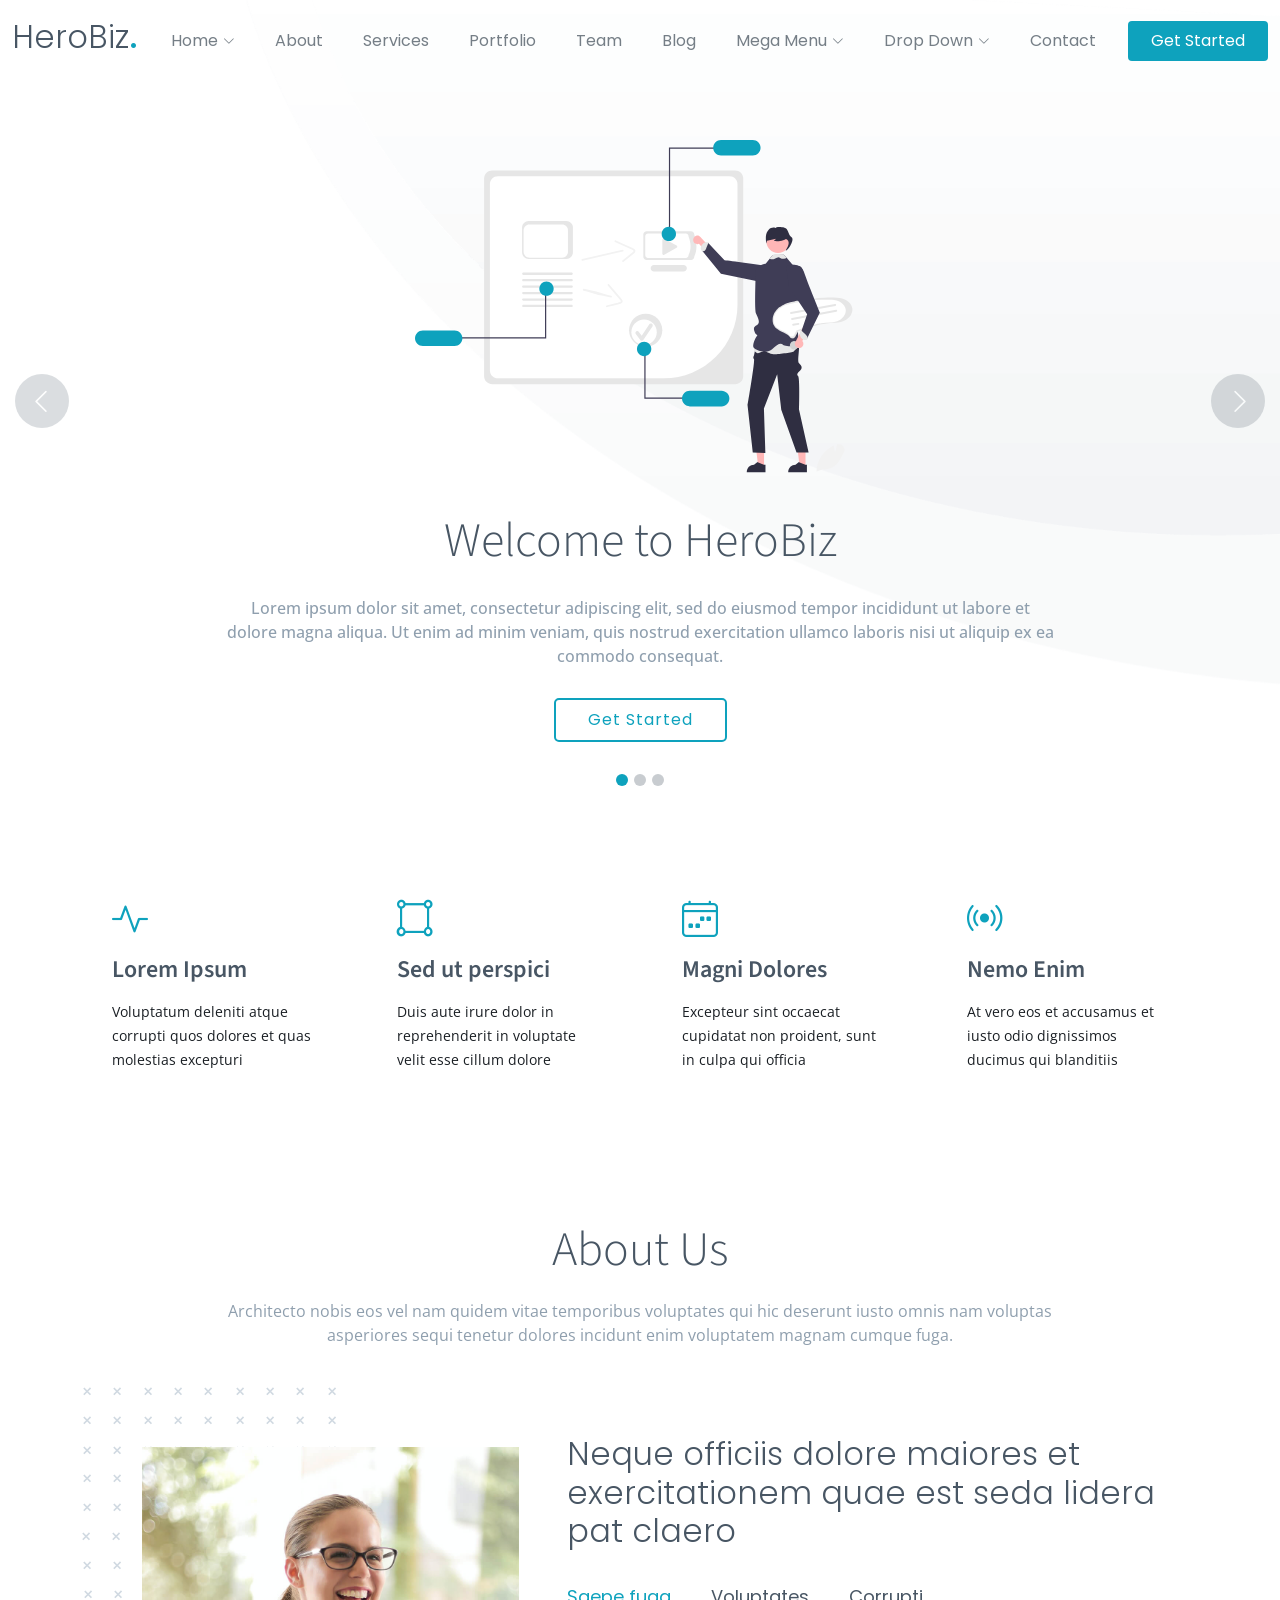
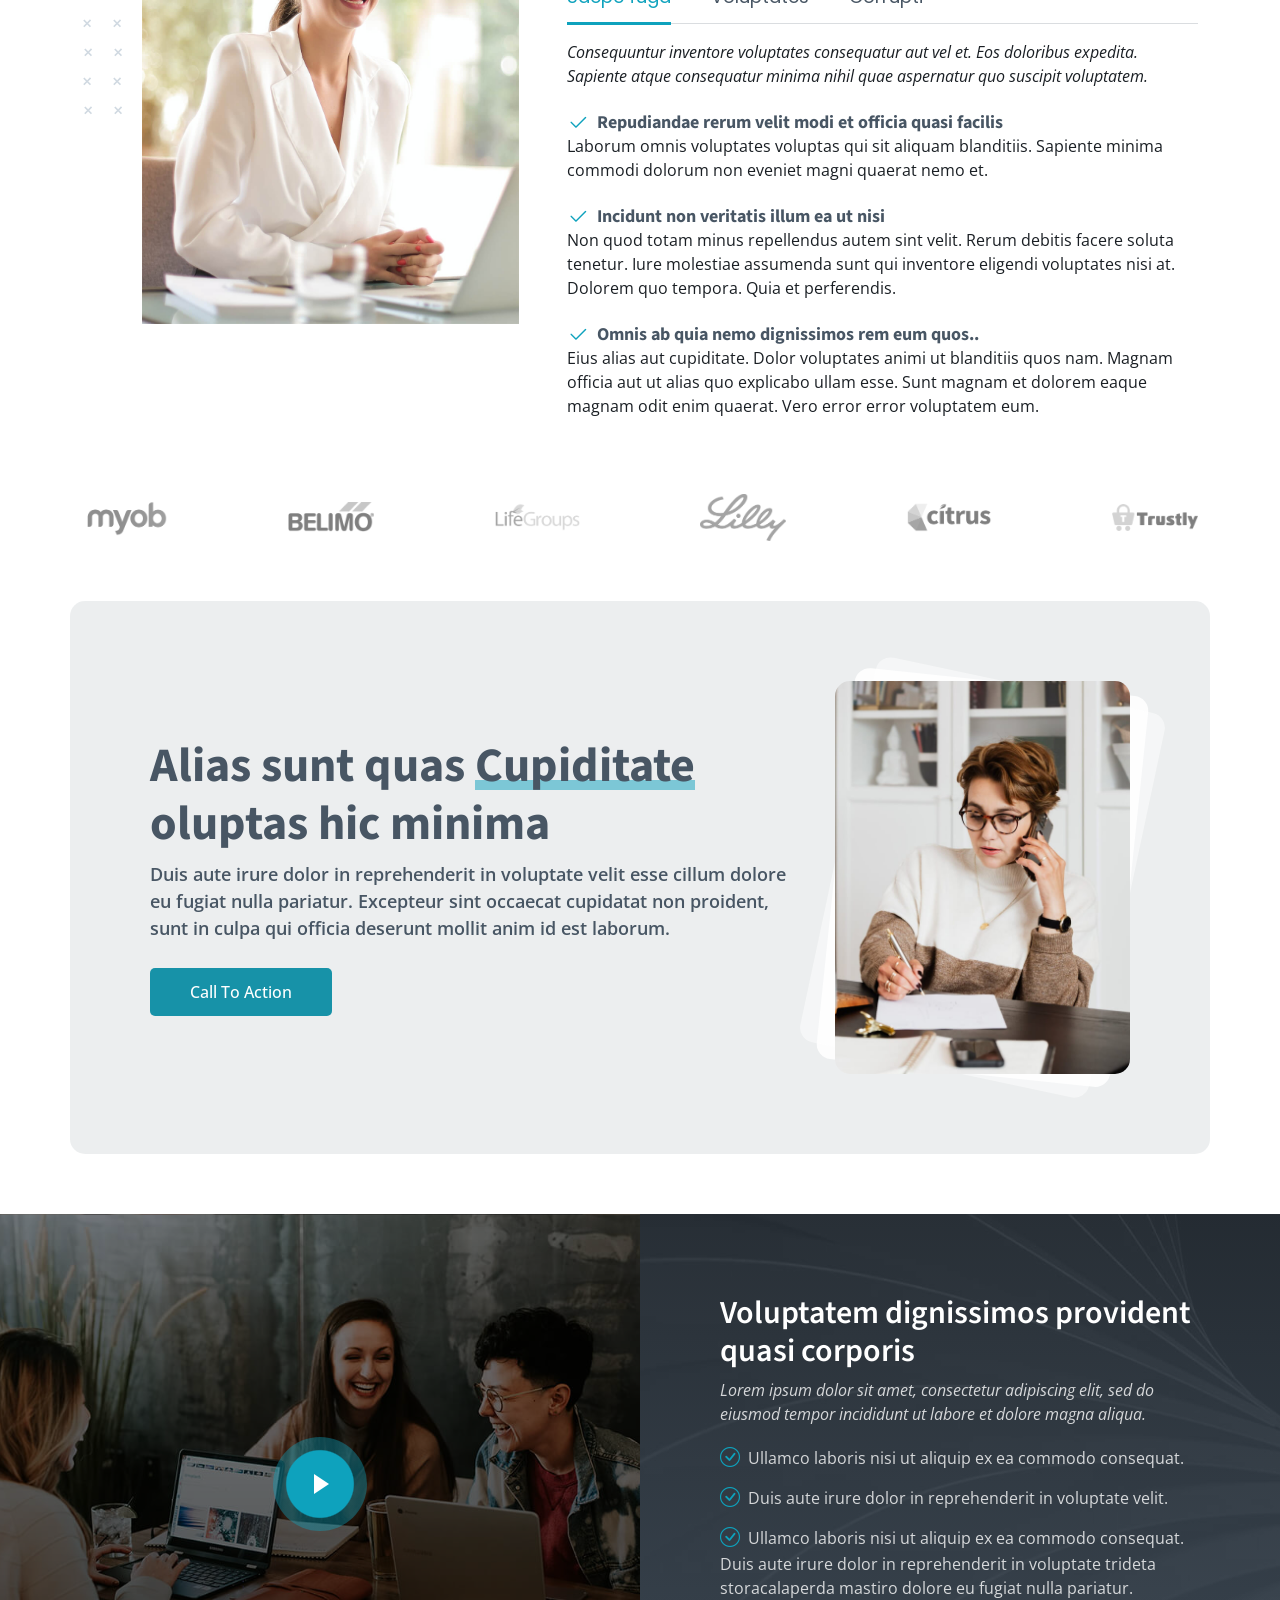
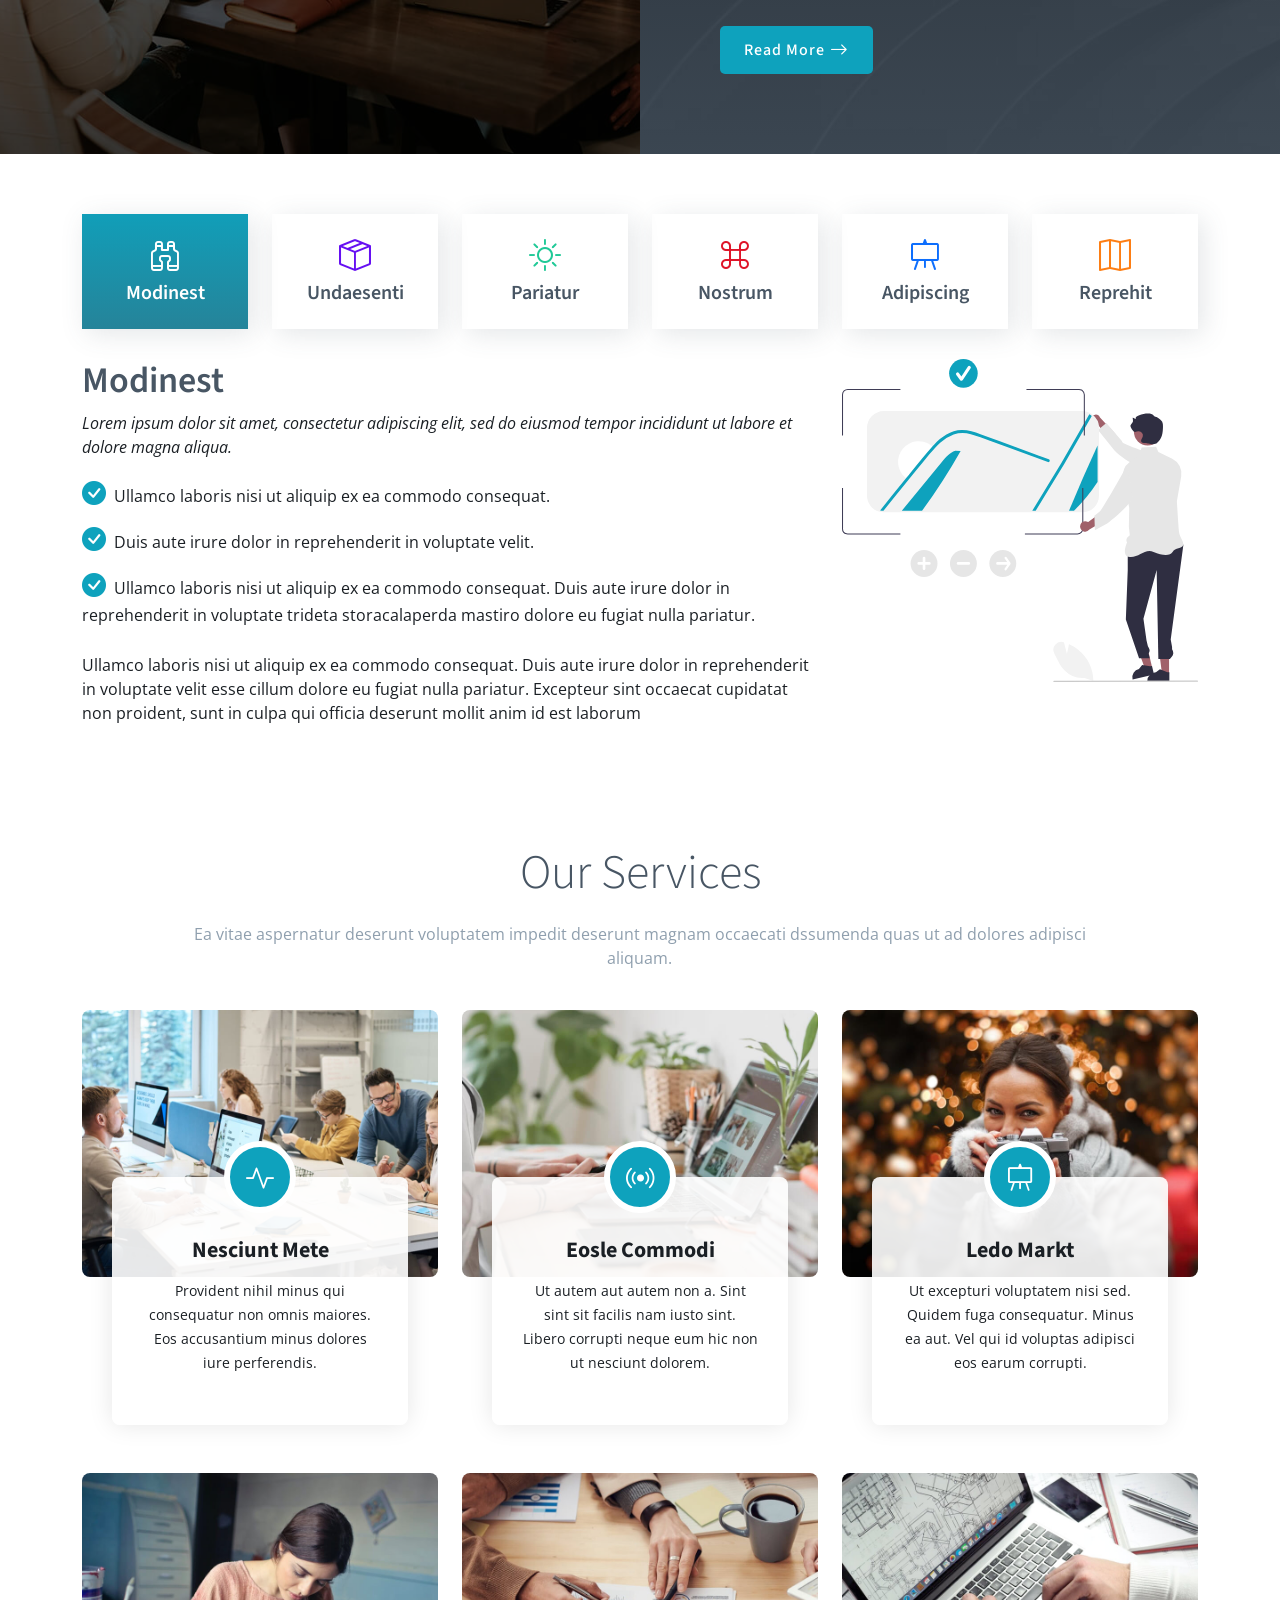
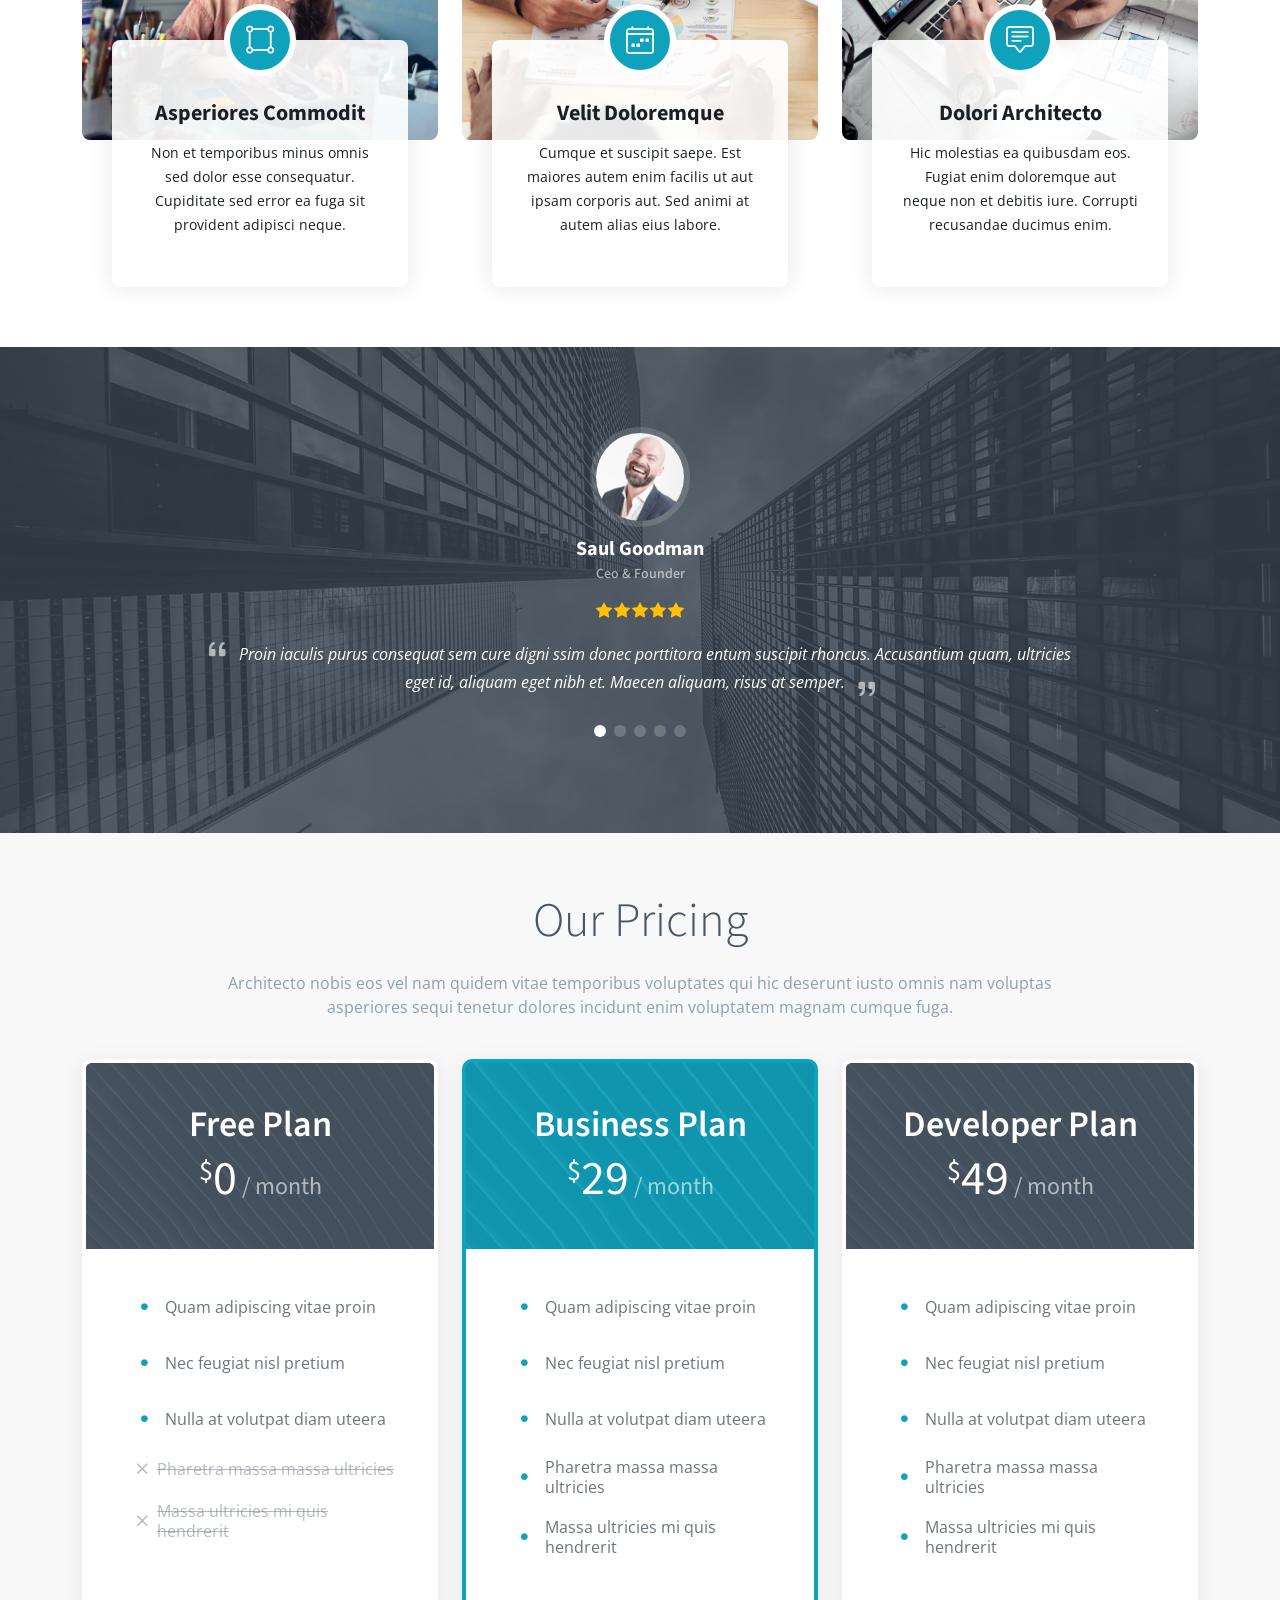
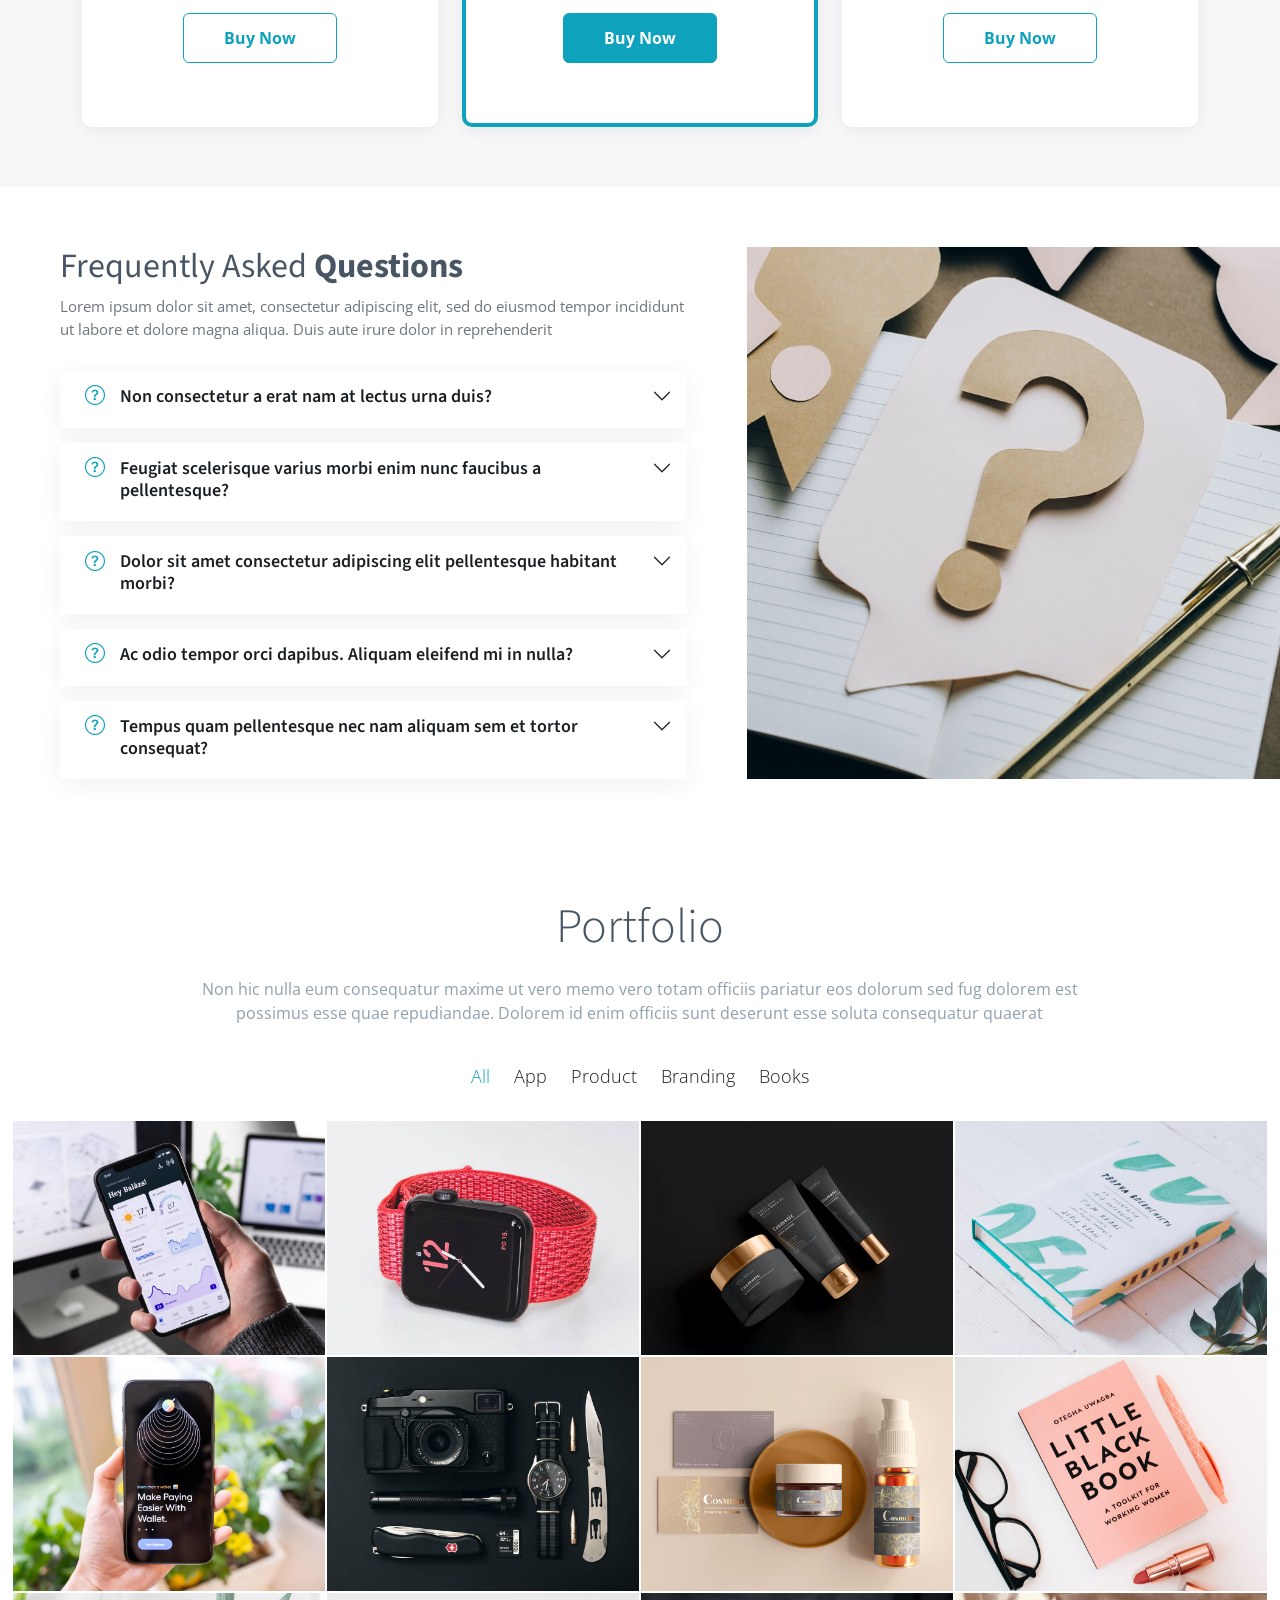
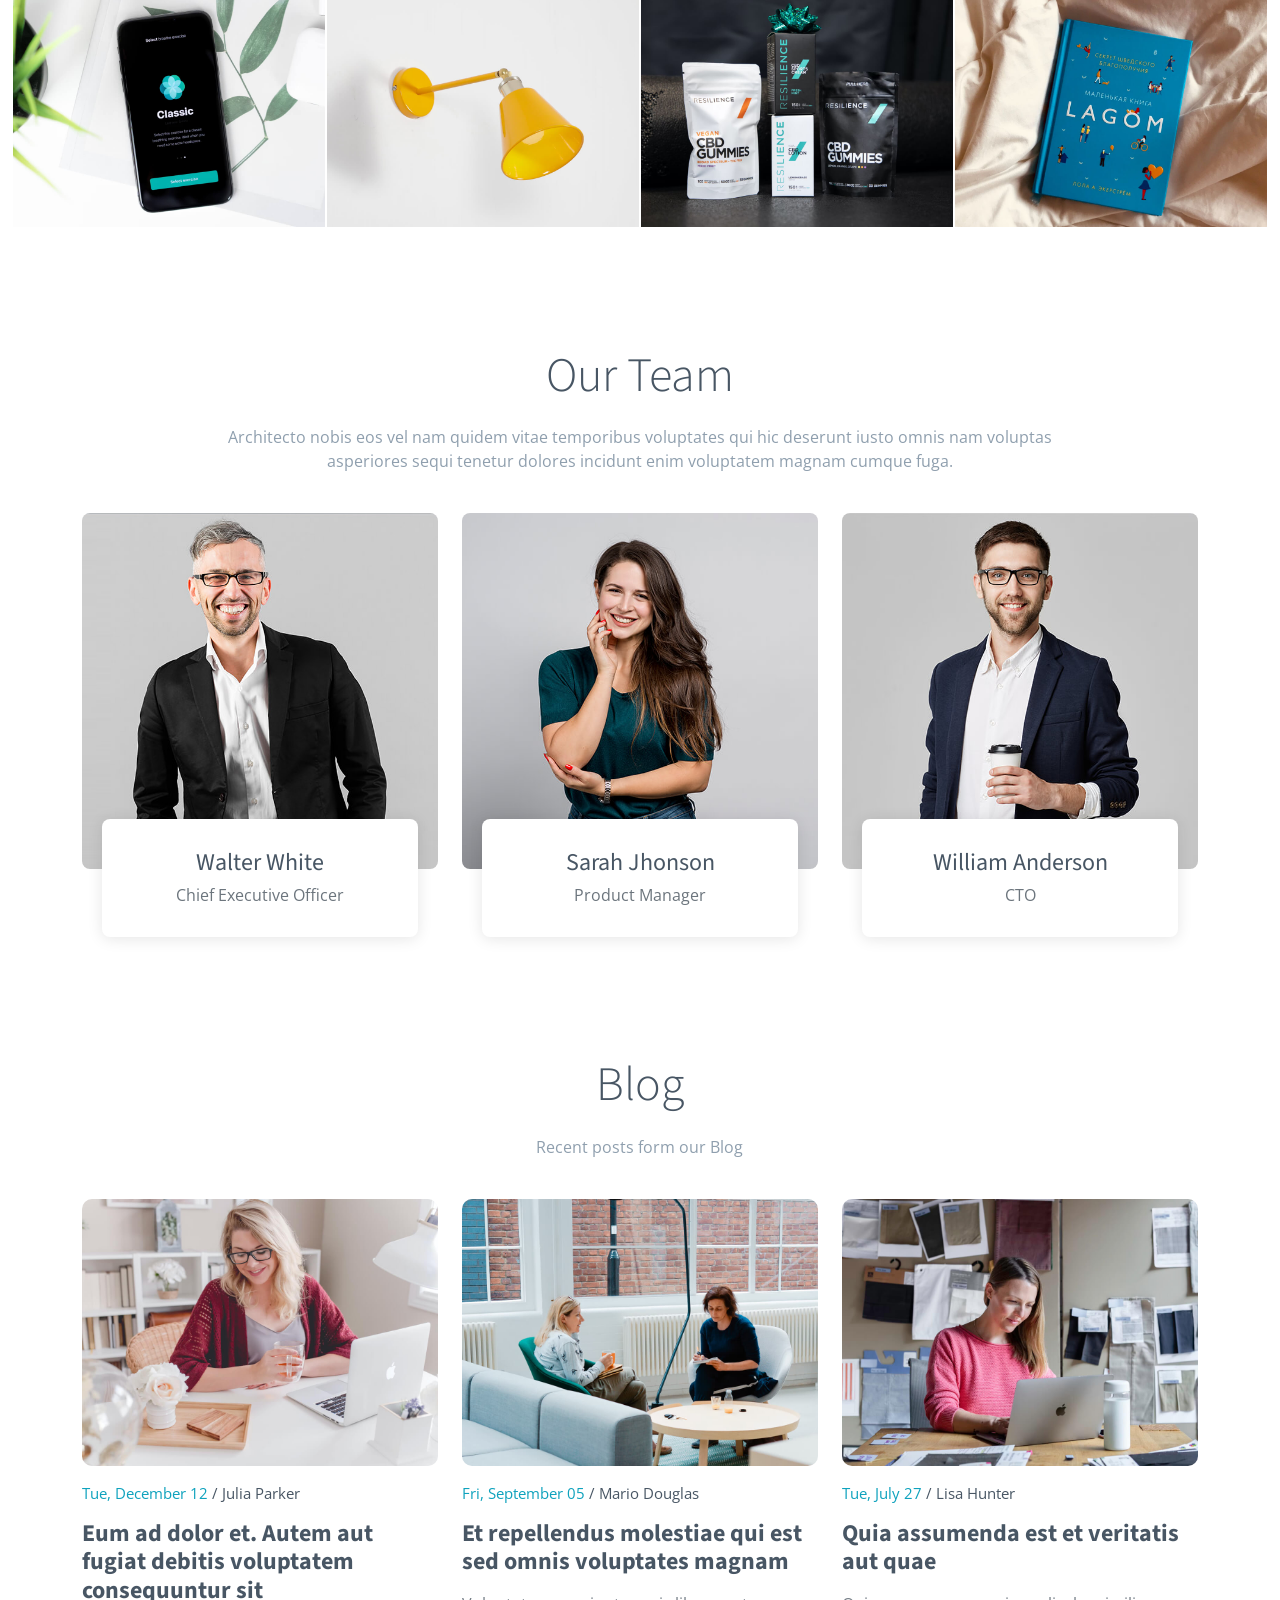
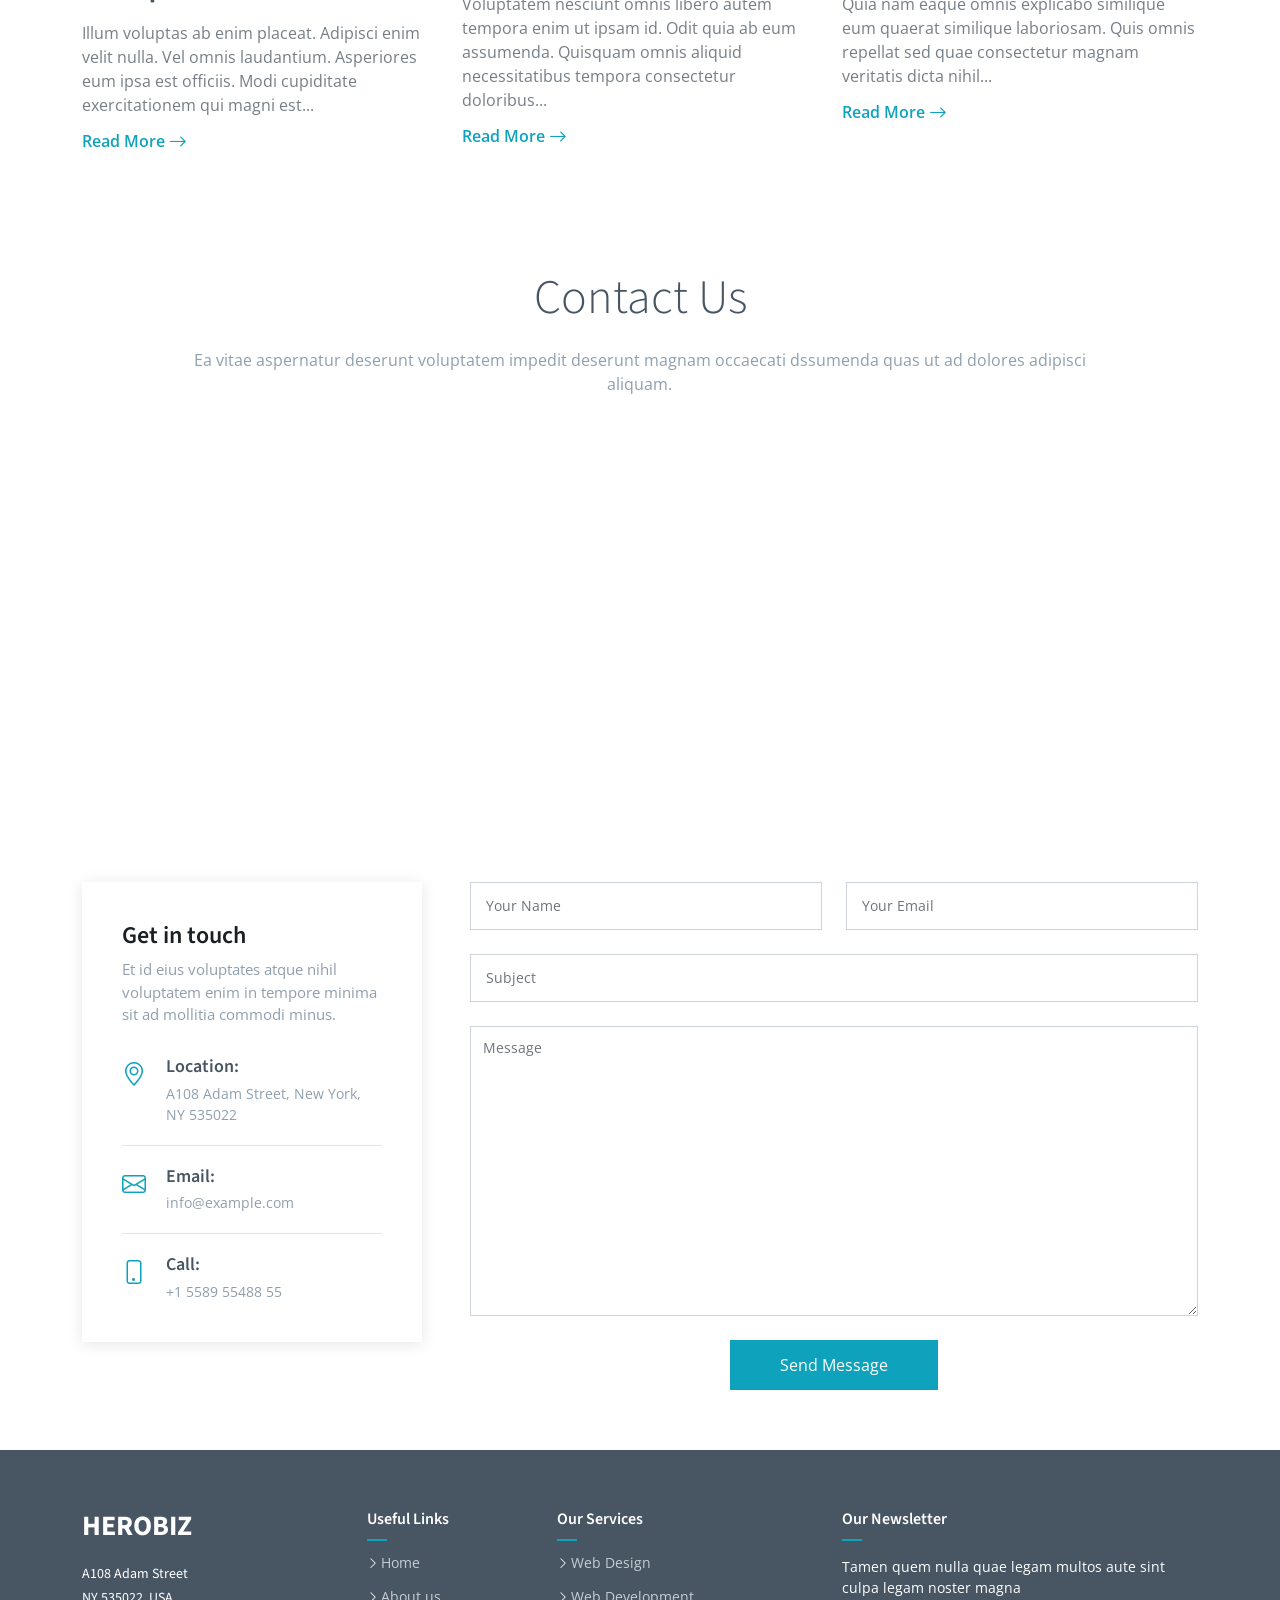
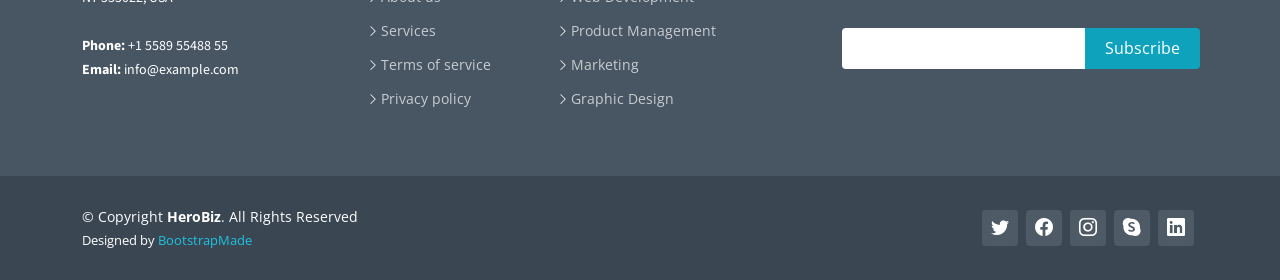
<file: index-2.html>
<!DOCTYPE html>
<html lang="en">

<head>
  <meta charset="utf-8">
  <meta content="width=device-width, initial-scale=1.0" name="viewport">

  <title>HeroBiz Bootstrap Template - Home 2</title>
  <meta content="" name="description">
  <meta content="" name="keywords">

  <!-- Favicons -->
  <link href="assets/img/favicon.png" rel="icon">
  <link href="assets/img/apple-touch-icon.png" rel="apple-touch-icon">

  <!-- Google Fonts -->
  <link rel="preconnect" href="https://fonts.googleapis.com">
  <link rel="preconnect" href="https://fonts.gstatic.com" crossorigin>
  <link href="https://fonts.googleapis.com/css2?family=Open+Sans:ital,wght@0,300;0,400;0,500;0,600;0,700;1,300;1,400;1,500;1,600;1,700&family=Poppins:ital,wght@0,300;0,400;0,500;0,600;0,700;1,300;1,400;1,500;1,600;1,700&family=Source+Sans+Pro:ital,wght@0,300;0,400;0,600;0,700;1,300;1,400;1,600;1,700&display=swap" rel="stylesheet">

  <!-- Vendor CSS Files -->
  <link href="assets/vendor/bootstrap/css/bootstrap.min.css" rel="stylesheet">
  <link href="assets/vendor/bootstrap-icons/bootstrap-icons.css" rel="stylesheet">
  <link href="assets/vendor/aos/aos.css" rel="stylesheet">
  <link href="assets/vendor/glightbox/css/glightbox.min.css" rel="stylesheet">
  <link href="assets/vendor/swiper/swiper-bundle.min.css" rel="stylesheet">

  <!-- Variables CSS Files. Uncomment your preferred color scheme -->
  <link href="assets/css/variables.css" rel="stylesheet">
  <!-- <link href="assets/css/variables-blue.css" rel="stylesheet"> -->
  <!-- <link href="assets/css/variables-green.css" rel="stylesheet"> -->
  <!-- <link href="assets/css/variables-orange.css" rel="stylesheet"> -->
  <!-- <link href="assets/css/variables-purple.css" rel="stylesheet"> -->
  <!-- <link href="assets/css/variables-red.css" rel="stylesheet"> -->
  <!-- <link href="assets/css/variables-pink.css" rel="stylesheet"> -->

  <!-- Template Main CSS File -->
  <link href="assets/css/main.css" rel="stylesheet">

  <!-- =======================================================
  * Template Name: HeroBiz - v2.4.0
  * Template URL: https://bootstrapmade.com/herobiz-bootstrap-business-template/
  * Author: BootstrapMade.com
  * License: https://bootstrapmade.com/license/
  ======================================================== -->
</head>

<body>

  <!-- ======= Header ======= -->
  <header id="header" class="header fixed-top" data-scrollto-offset="0">
    <div class="container-fluid d-flex align-items-center justify-content-between">

      <a href="index.html" class="logo d-flex align-items-center scrollto me-auto me-lg-0">
        <!-- Uncomment the line below if you also wish to use an image logo -->
        <!-- <img src="assets/img/logo.png" alt=""> -->
        <h1>HeroBiz<span>.</span></h1>
      </a>

      <nav id="navbar" class="navbar">
        <ul>

          <li class="dropdown"><a href="#"><span>Home</span> <i class="bi bi-chevron-down dropdown-indicator"></i></a>
            <ul>
              <li><a href="index.html">Home 1 - index.html</a></li>
              <li><a href="index-2.html" class="active">Home 2 - index-2.html</a></li>
              <li><a href="index-3.html">Home 3 - index-3.html</a></li>
              <li><a href="index-4.html">Home 4 - index-4.html</a></li>
            </ul>
          </li>

          <li><a class="nav-link scrollto" href="index.html#about">About</a></li>
          <li><a class="nav-link scrollto" href="index.html#services">Services</a></li>
          <li><a class="nav-link scrollto" href="index.html#portfolio">Portfolio</a></li>
          <li><a class="nav-link scrollto" href="index.html#team">Team</a></li>
          <li><a href="blog.html">Blog</a></li>
          <li class="dropdown megamenu"><a href="#"><span>Mega Menu</span> <i class="bi bi-chevron-down dropdown-indicator"></i></a>
            <ul>
              <li>
                <a href="#">Column 1 link 1</a>
                <a href="#">Column 1 link 2</a>
                <a href="#">Column 1 link 3</a>
              </li>
              <li>
                <a href="#">Column 2 link 1</a>
                <a href="#">Column 2 link 2</a>
                <a href="#">Column 3 link 3</a>
              </li>
              <li>
                <a href="#">Column 3 link 1</a>
                <a href="#">Column 3 link 2</a>
                <a href="#">Column 3 link 3</a>
              </li>
              <li>
                <a href="#">Column 4 link 1</a>
                <a href="#">Column 4 link 2</a>
                <a href="#">Column 4 link 3</a>
              </li>
            </ul>
          </li>
          <li class="dropdown"><a href="#"><span>Drop Down</span> <i class="bi bi-chevron-down dropdown-indicator"></i></a>
            <ul>
              <li><a href="#">Drop Down 1</a></li>
              <li class="dropdown"><a href="#"><span>Deep Drop Down</span> <i class="bi bi-chevron-down dropdown-indicator"></i></a>
                <ul>
                  <li><a href="#">Deep Drop Down 1</a></li>
                  <li><a href="#">Deep Drop Down 2</a></li>
                  <li><a href="#">Deep Drop Down 3</a></li>
                  <li><a href="#">Deep Drop Down 4</a></li>
                  <li><a href="#">Deep Drop Down 5</a></li>
                </ul>
              </li>
              <li><a href="#">Drop Down 2</a></li>
              <li><a href="#">Drop Down 3</a></li>
              <li><a href="#">Drop Down 4</a></li>
            </ul>
          </li>
          <li><a class="nav-link scrollto" href="index.html#contact">Contact</a></li>
        </ul>
        <i class="bi bi-list mobile-nav-toggle d-none"></i>
      </nav><!-- .navbar -->

      <a class="btn-getstarted scrollto" href="index.html#about">Get Started</a>

    </div>
  </header><!-- End Header -->

  <!-- ======= Hero Section ======= -->
  <section id="hero" class="hero carousel  carousel-fade" data-bs-ride="carousel" data-bs-interval="5000">

    <div class="carousel-inner">
      <div class="carousel-item active">
        <div class="container">
          <div class="row justify-content-center gy-6">

            <div class="col-lg-5 col-md-8">
              <img src="assets/img/hero-carousel/hero-carousel-1.svg" alt="" class="img-fluid img">
            </div>

            <div class="col-lg-9 text-center">
              <h2>Welcome to HeroBiz</h2>
              <p>Lorem ipsum dolor sit amet, consectetur adipiscing elit, sed do eiusmod tempor incididunt ut labore et dolore magna aliqua. Ut enim ad minim veniam, quis nostrud exercitation ullamco laboris nisi ut aliquip ex ea commodo consequat.</p>
              <a href="#featured-services" class="btn-get-started scrollto ">Get Started</a>
            </div>

          </div>
        </div>
      </div><!-- End Carousel Item -->

      <div class="carousel-item">
        <div class="container">
          <div class="row justify-content-center gy-6">

            <div class="col-lg-5 col-md-8">
              <img src="assets/img/hero-carousel/hero-carousel-2.svg" alt="" class="img-fluid img">
            </div>

            <div class="col-lg-9 text-center">
              <h2>At vero eos et accusamus</h2>
              <p>Nam libero tempore, cum soluta nobis est eligendi optio cumque nihil impedit quo minus id quod maxime placeat facere possimus, omnis voluptas assumenda est, omnis dolor repellendus. Temporibus autem quibusdam et aut officiis debitis aut.</p>
              <a href="#featured-services" class="btn-get-started scrollto ">Get Started</a>
            </div>

          </div>
        </div>
      </div><!-- End Carousel Item -->

      <div class="carousel-item">
        <div class="container">
          <div class="row justify-content-center gy-6">

            <div class="col-lg-5 col-md-8">
              <img src="assets/img/hero-carousel/hero-carousel-3.svg" alt="" class="img-fluid img">
            </div>

            <div class="col-lg-9 text-center">
              <h2>Temporibus autem quibusdam</h2>
              <p>Beatae vitae dicta sunt explicabo. Nemo enim ipsam voluptatem quia voluptas sit aspernatur aut odit aut fugit, sed quia consequuntur magni dolores eos qui ratione voluptatem sequi nesciunt omnis iste natus error sit voluptatem accusantium.</p>
              <a href="#featured-services" class="btn-get-started scrollto ">Get Started</a>
            </div>

          </div>
        </div>
      </div><!-- End Carousel Item -->
    </div>

    <a class="carousel-control-prev" href="#hero" role="button" data-bs-slide="prev">
      <span class="carousel-control-prev-icon bi bi-chevron-left" aria-hidden="true"></span>
    </a>

    <a class="carousel-control-next" href="#hero" role="button" data-bs-slide="next">
      <span class="carousel-control-next-icon bi bi-chevron-right" aria-hidden="true"></span>
    </a>

    <ol class="carousel-indicators"></ol>

  </section><!-- End Hero Section -->

  <main id="main">

    <!-- ======= Featured Services Section ======= -->
    <section id="featured-services" class="featured-services">
      <div class="container">

        <div class="row gy-4">

          <div class="col-xl-3 col-md-6 d-flex" data-aos="zoom-out">
            <div class="service-item position-relative">
              <div class="icon"><i class="bi bi-activity icon"></i></div>
              <h4><a href="" class="stretched-link">Lorem Ipsum</a></h4>
              <p>Voluptatum deleniti atque corrupti quos dolores et quas molestias excepturi</p>
            </div>
          </div><!-- End Service Item -->

          <div class="col-xl-3 col-md-6 d-flex" data-aos="zoom-out" data-aos-delay="200">
            <div class="service-item position-relative">
              <div class="icon"><i class="bi bi-bounding-box-circles icon"></i></div>
              <h4><a href="" class="stretched-link">Sed ut perspici</a></h4>
              <p>Duis aute irure dolor in reprehenderit in voluptate velit esse cillum dolore</p>
            </div>
          </div><!-- End Service Item -->

          <div class="col-xl-3 col-md-6 d-flex" data-aos="zoom-out" data-aos-delay="400">
            <div class="service-item position-relative">
              <div class="icon"><i class="bi bi-calendar4-week icon"></i></div>
              <h4><a href="" class="stretched-link">Magni Dolores</a></h4>
              <p>Excepteur sint occaecat cupidatat non proident, sunt in culpa qui officia</p>
            </div>
          </div><!-- End Service Item -->

          <div class="col-xl-3 col-md-6 d-flex" data-aos="zoom-out" data-aos-delay="600">
            <div class="service-item position-relative">
              <div class="icon"><i class="bi bi-broadcast icon"></i></div>
              <h4><a href="" class="stretched-link">Nemo Enim</a></h4>
              <p>At vero eos et accusamus et iusto odio dignissimos ducimus qui blanditiis</p>
            </div>
          </div><!-- End Service Item -->

        </div>

      </div>
    </section><!-- End Featured Services Section -->

    <!-- ======= About Section ======= -->
    <section id="about" class="about">
      <div class="container" data-aos="fade-up">

        <div class="section-header">
          <h2>About Us</h2>
          <p>Architecto nobis eos vel nam quidem vitae temporibus voluptates qui hic deserunt iusto omnis nam voluptas asperiores sequi tenetur dolores incidunt enim voluptatem magnam cumque fuga.</p>
        </div>

        <div class="row g-4 g-lg-5" data-aos="fade-up" data-aos-delay="200">

          <div class="col-lg-5">
            <div class="about-img">
              <img src="assets/img/about.jpg" class="img-fluid" alt="">
            </div>
          </div>

          <div class="col-lg-7">
            <h3 class="pt-0 pt-lg-5">Neque officiis dolore maiores et exercitationem quae est seda lidera pat claero</h3>

            <!-- Tabs -->
            <ul class="nav nav-pills mb-3">
              <li><a class="nav-link active" data-bs-toggle="pill" href="#tab1">Saepe fuga</a></li>
              <li><a class="nav-link" data-bs-toggle="pill" href="#tab2">Voluptates</a></li>
              <li><a class="nav-link" data-bs-toggle="pill" href="#tab3">Corrupti</a></li>
            </ul><!-- End Tabs -->

            <!-- Tab Content -->
            <div class="tab-content">

              <div class="tab-pane fade show active" id="tab1">

                <p class="fst-italic">Consequuntur inventore voluptates consequatur aut vel et. Eos doloribus expedita. Sapiente atque consequatur minima nihil quae aspernatur quo suscipit voluptatem.</p>

                <div class="d-flex align-items-center mt-4">
                  <i class="bi bi-check2"></i>
                  <h4>Repudiandae rerum velit modi et officia quasi facilis</h4>
                </div>
                <p>Laborum omnis voluptates voluptas qui sit aliquam blanditiis. Sapiente minima commodi dolorum non eveniet magni quaerat nemo et.</p>

                <div class="d-flex align-items-center mt-4">
                  <i class="bi bi-check2"></i>
                  <h4>Incidunt non veritatis illum ea ut nisi</h4>
                </div>
                <p>Non quod totam minus repellendus autem sint velit. Rerum debitis facere soluta tenetur. Iure molestiae assumenda sunt qui inventore eligendi voluptates nisi at. Dolorem quo tempora. Quia et perferendis.</p>

                <div class="d-flex align-items-center mt-4">
                  <i class="bi bi-check2"></i>
                  <h4>Omnis ab quia nemo dignissimos rem eum quos..</h4>
                </div>
                <p>Eius alias aut cupiditate. Dolor voluptates animi ut blanditiis quos nam. Magnam officia aut ut alias quo explicabo ullam esse. Sunt magnam et dolorem eaque magnam odit enim quaerat. Vero error error voluptatem eum.</p>

              </div><!-- End Tab 1 Content -->

              <div class="tab-pane fade show" id="tab2">

                <p class="fst-italic">Consequuntur inventore voluptates consequatur aut vel et. Eos doloribus expedita. Sapiente atque consequatur minima nihil quae aspernatur quo suscipit voluptatem.</p>

                <div class="d-flex align-items-center mt-4">
                  <i class="bi bi-check2"></i>
                  <h4>Repudiandae rerum velit modi et officia quasi facilis</h4>
                </div>
                <p>Laborum omnis voluptates voluptas qui sit aliquam blanditiis. Sapiente minima commodi dolorum non eveniet magni quaerat nemo et.</p>

                <div class="d-flex align-items-center mt-4">
                  <i class="bi bi-check2"></i>
                  <h4>Incidunt non veritatis illum ea ut nisi</h4>
                </div>
                <p>Non quod totam minus repellendus autem sint velit. Rerum debitis facere soluta tenetur. Iure molestiae assumenda sunt qui inventore eligendi voluptates nisi at. Dolorem quo tempora. Quia et perferendis.</p>

                <div class="d-flex align-items-center mt-4">
                  <i class="bi bi-check2"></i>
                  <h4>Omnis ab quia nemo dignissimos rem eum quos..</h4>
                </div>
                <p>Eius alias aut cupiditate. Dolor voluptates animi ut blanditiis quos nam. Magnam officia aut ut alias quo explicabo ullam esse. Sunt magnam et dolorem eaque magnam odit enim quaerat. Vero error error voluptatem eum.</p>

              </div><!-- End Tab 2 Content -->

              <div class="tab-pane fade show" id="tab3">

                <p class="fst-italic">Consequuntur inventore voluptates consequatur aut vel et. Eos doloribus expedita. Sapiente atque consequatur minima nihil quae aspernatur quo suscipit voluptatem.</p>

                <div class="d-flex align-items-center mt-4">
                  <i class="bi bi-check2"></i>
                  <h4>Repudiandae rerum velit modi et officia quasi facilis</h4>
                </div>
                <p>Laborum omnis voluptates voluptas qui sit aliquam blanditiis. Sapiente minima commodi dolorum non eveniet magni quaerat nemo et.</p>

                <div class="d-flex align-items-center mt-4">
                  <i class="bi bi-check2"></i>
                  <h4>Incidunt non veritatis illum ea ut nisi</h4>
                </div>
                <p>Non quod totam minus repellendus autem sint velit. Rerum debitis facere soluta tenetur. Iure molestiae assumenda sunt qui inventore eligendi voluptates nisi at. Dolorem quo tempora. Quia et perferendis.</p>

                <div class="d-flex align-items-center mt-4">
                  <i class="bi bi-check2"></i>
                  <h4>Omnis ab quia nemo dignissimos rem eum quos..</h4>
                </div>
                <p>Eius alias aut cupiditate. Dolor voluptates animi ut blanditiis quos nam. Magnam officia aut ut alias quo explicabo ullam esse. Sunt magnam et dolorem eaque magnam odit enim quaerat. Vero error error voluptatem eum.</p>

              </div><!-- End Tab 3 Content -->

            </div>

          </div>

        </div>

      </div>
    </section><!-- End About Section -->

    <!-- ======= Clients Section ======= -->
    <section id="clients" class="clients">
      <div class="container" data-aos="zoom-out">

        <div class="clients-slider swiper">
          <div class="swiper-wrapper align-items-center">
            <div class="swiper-slide"><img src="assets/img/clients/client-1.png" class="img-fluid" alt=""></div>
            <div class="swiper-slide"><img src="assets/img/clients/client-2.png" class="img-fluid" alt=""></div>
            <div class="swiper-slide"><img src="assets/img/clients/client-3.png" class="img-fluid" alt=""></div>
            <div class="swiper-slide"><img src="assets/img/clients/client-4.png" class="img-fluid" alt=""></div>
            <div class="swiper-slide"><img src="assets/img/clients/client-5.png" class="img-fluid" alt=""></div>
            <div class="swiper-slide"><img src="assets/img/clients/client-6.png" class="img-fluid" alt=""></div>
            <div class="swiper-slide"><img src="assets/img/clients/client-7.png" class="img-fluid" alt=""></div>
            <div class="swiper-slide"><img src="assets/img/clients/client-8.png" class="img-fluid" alt=""></div>
          </div>
        </div>

      </div>
    </section><!-- End Clients Section -->

    <!-- ======= Call To Action Section ======= -->
    <section id="cta" class="cta">
      <div class="container" data-aos="zoom-out">

        <div class="row g-5">

          <div class="col-lg-8 col-md-6 content d-flex flex-column justify-content-center order-last order-md-first">
            <h3>Alias sunt quas <em>Cupiditate</em> oluptas hic minima</h3>
            <p> Duis aute irure dolor in reprehenderit in voluptate velit esse cillum dolore eu fugiat nulla pariatur. Excepteur sint occaecat cupidatat non proident, sunt in culpa qui officia deserunt mollit anim id est laborum.</p>
            <a class="cta-btn align-self-start" href="#">Call To Action</a>
          </div>

          <div class="col-lg-4 col-md-6 order-first order-md-last d-flex align-items-center">
            <div class="img">
              <img src="assets/img/cta.jpg" alt="" class="img-fluid">
            </div>
          </div>

        </div>

      </div>
    </section><!-- End Call To Action Section -->

    <!-- ======= On Focus Section ======= -->
    <section id="onfocus" class="onfocus">
      <div class="container-fluid p-0" data-aos="fade-up">

        <div class="row g-0">
          <div class="col-lg-6 video-play position-relative">
            <a href="https://www.youtube.com/watch?v=LXb3EKWsInQ" class="glightbox play-btn"></a>
          </div>
          <div class="col-lg-6">
            <div class="content d-flex flex-column justify-content-center h-100">
              <h3>Voluptatem dignissimos provident quasi corporis</h3>
              <p class="fst-italic">
                Lorem ipsum dolor sit amet, consectetur adipiscing elit, sed do eiusmod tempor incididunt ut labore et dolore
                magna aliqua.
              </p>
              <ul>
                <li><i class="bi bi-check-circle"></i> Ullamco laboris nisi ut aliquip ex ea commodo consequat.</li>
                <li><i class="bi bi-check-circle"></i> Duis aute irure dolor in reprehenderit in voluptate velit.</li>
                <li><i class="bi bi-check-circle"></i> Ullamco laboris nisi ut aliquip ex ea commodo consequat. Duis aute irure dolor in reprehenderit in voluptate trideta storacalaperda mastiro dolore eu fugiat nulla pariatur.</li>
              </ul>
              <a href="#" class="read-more align-self-start"><span>Read More</span><i class="bi bi-arrow-right"></i></a>
            </div>
          </div>
        </div>

      </div>
    </section><!-- End On Focus Section -->

    <!-- ======= Features Section ======= -->
    <section id="features" class="features">
      <div class="container" data-aos="fade-up">

        <ul class="nav nav-tabs row gy-4 d-flex">

          <li class="nav-item col-6 col-md-4 col-lg-2">
            <a class="nav-link active show" data-bs-toggle="tab" data-bs-target="#tab-1">
              <i class="bi bi-binoculars color-cyan"></i>
              <h4>Modinest</h4>
            </a>
          </li><!-- End Tab 1 Nav -->

          <li class="nav-item col-6 col-md-4 col-lg-2">
            <a class="nav-link" data-bs-toggle="tab" data-bs-target="#tab-2">
              <i class="bi bi-box-seam color-indigo"></i>
              <h4>Undaesenti</h4>
            </a>
          </li><!-- End Tab 2 Nav -->

          <li class="nav-item col-6 col-md-4 col-lg-2">
            <a class="nav-link" data-bs-toggle="tab" data-bs-target="#tab-3">
              <i class="bi bi-brightness-high color-teal"></i>
              <h4>Pariatur</h4>
            </a>
          </li><!-- End Tab 3 Nav -->

          <li class="nav-item col-6 col-md-4 col-lg-2">
            <a class="nav-link" data-bs-toggle="tab" data-bs-target="#tab-4">
              <i class="bi bi-command color-red"></i>
              <h4>Nostrum</h4>
            </a>
          </li><!-- End Tab 4 Nav -->

          <li class="nav-item col-6 col-md-4 col-lg-2">
            <a class="nav-link" data-bs-toggle="tab" data-bs-target="#tab-5">
              <i class="bi bi-easel color-blue"></i>
              <h4>Adipiscing</h4>
            </a>
          </li><!-- End Tab 5 Nav -->

          <li class="nav-item col-6 col-md-4 col-lg-2">
            <a class="nav-link" data-bs-toggle="tab" data-bs-target="#tab-6">
              <i class="bi bi-map color-orange"></i>
              <h4>Reprehit</h4>
            </a>
          </li><!-- End Tab 6 Nav -->

        </ul>

        <div class="tab-content">

          <div class="tab-pane active show" id="tab-1">
            <div class="row gy-4">
              <div class="col-lg-8 order-2 order-lg-1" data-aos="fade-up" data-aos-delay="100">
                <h3>Modinest</h3>
                <p class="fst-italic">
                  Lorem ipsum dolor sit amet, consectetur adipiscing elit, sed do eiusmod tempor incididunt ut labore et dolore
                  magna aliqua.
                </p>
                <ul>
                  <li><i class="bi bi-check-circle-fill"></i> Ullamco laboris nisi ut aliquip ex ea commodo consequat.</li>
                  <li><i class="bi bi-check-circle-fill"></i> Duis aute irure dolor in reprehenderit in voluptate velit.</li>
                  <li><i class="bi bi-check-circle-fill"></i> Ullamco laboris nisi ut aliquip ex ea commodo consequat. Duis aute irure dolor in reprehenderit in voluptate trideta storacalaperda mastiro dolore eu fugiat nulla pariatur.</li>
                </ul>
                <p>
                  Ullamco laboris nisi ut aliquip ex ea commodo consequat. Duis aute irure dolor in reprehenderit in voluptate
                  velit esse cillum dolore eu fugiat nulla pariatur. Excepteur sint occaecat cupidatat non proident, sunt in
                  culpa qui officia deserunt mollit anim id est laborum
                </p>
              </div>
              <div class="col-lg-4 order-1 order-lg-2 text-center" data-aos="fade-up" data-aos-delay="200">
                <img src="assets/img/features-1.svg" alt="" class="img-fluid">
              </div>
            </div>
          </div><!-- End Tab Content 1 -->

          <div class="tab-pane" id="tab-2">
            <div class="row gy-4">
              <div class="col-lg-8 order-2 order-lg-1">
                <h3>Undaesenti</h3>
                <p>
                  Ullamco laboris nisi ut aliquip ex ea commodo consequat. Duis aute irure dolor in reprehenderit in voluptate
                  velit esse cillum dolore eu fugiat nulla pariatur. Excepteur sint occaecat cupidatat non proident, sunt in
                  culpa qui officia deserunt mollit anim id est laborum
                </p>
                <p class="fst-italic">
                  Lorem ipsum dolor sit amet, consectetur adipiscing elit, sed do eiusmod tempor incididunt ut labore et dolore
                  magna aliqua.
                </p>
                <ul>
                  <li><i class="bi bi-check-circle-fill"></i> Ullamco laboris nisi ut aliquip ex ea commodo consequat.</li>
                  <li><i class="bi bi-check-circle-fill"></i> Duis aute irure dolor in reprehenderit in voluptate velit.</li>
                  <li><i class="bi bi-check-circle-fill"></i> Provident mollitia neque rerum asperiores dolores quos qui a. Ipsum neque dolor voluptate nisi sed.</li>
                  <li><i class="bi bi-check-circle-fill"></i> Ullamco laboris nisi ut aliquip ex ea commodo consequat. Duis aute irure dolor in reprehenderit in voluptate trideta storacalaperda mastiro dolore eu fugiat nulla pariatur.</li>
                </ul>
              </div>
              <div class="col-lg-4 order-1 order-lg-2 text-center">
                <img src="assets/img/features-2.svg" alt="" class="img-fluid">
              </div>
            </div>
          </div><!-- End Tab Content 2 -->

          <div class="tab-pane" id="tab-3">
            <div class="row gy-4">
              <div class="col-lg-8 order-2 order-lg-1">
                <h3>Pariatur</h3>
                <p>
                  Ullamco laboris nisi ut aliquip ex ea commodo consequat. Duis aute irure dolor in reprehenderit in voluptate
                  velit esse cillum dolore eu fugiat nulla pariatur. Excepteur sint occaecat cupidatat non proident, sunt in
                  culpa qui officia deserunt mollit anim id est laborum
                </p>
                <ul>
                  <li><i class="bi bi-check-circle-fill"></i> Ullamco laboris nisi ut aliquip ex ea commodo consequat.</li>
                  <li><i class="bi bi-check-circle-fill"></i> Duis aute irure dolor in reprehenderit in voluptate velit.</li>
                  <li><i class="bi bi-check-circle-fill"></i> Provident mollitia neque rerum asperiores dolores quos qui a. Ipsum neque dolor voluptate nisi sed.</li>
                </ul>
                <p class="fst-italic">
                  Lorem ipsum dolor sit amet, consectetur adipiscing elit, sed do eiusmod tempor incididunt ut labore et dolore
                  magna aliqua.
                </p>
              </div>
              <div class="col-lg-4 order-1 order-lg-2 text-center">
                <img src="assets/img/features-3.svg" alt="" class="img-fluid">
              </div>
            </div>
          </div><!-- End Tab Content 3 -->

          <div class="tab-pane" id="tab-4">
            <div class="row gy-4">
              <div class="col-lg-8 order-2 order-lg-1">
                <h3>Nostrum</h3>
                <p>
                  Ullamco laboris nisi ut aliquip ex ea commodo consequat. Duis aute irure dolor in reprehenderit in voluptate
                  velit esse cillum dolore eu fugiat nulla pariatur. Excepteur sint occaecat cupidatat non proident, sunt in
                  culpa qui officia deserunt mollit anim id est laborum
                </p>
                <p class="fst-italic">
                  Lorem ipsum dolor sit amet, consectetur adipiscing elit, sed do eiusmod tempor incididunt ut labore et dolore
                  magna aliqua.
                </p>
                <ul>
                  <li><i class="bi bi-check-circle-fill"></i> Ullamco laboris nisi ut aliquip ex ea commodo consequat.</li>
                  <li><i class="bi bi-check-circle-fill"></i> Duis aute irure dolor in reprehenderit in voluptate velit.</li>
                  <li><i class="bi bi-check-circle-fill"></i> Ullamco laboris nisi ut aliquip ex ea commodo consequat. Duis aute irure dolor in reprehenderit in voluptate trideta storacalaperda mastiro dolore eu fugiat nulla pariatur.</li>
                </ul>
              </div>
              <div class="col-lg-4 order-1 order-lg-2 text-center">
                <img src="assets/img/features-4.svg" alt="" class="img-fluid">
              </div>
            </div>
          </div><!-- End Tab Content 4 -->

          <div class="tab-pane" id="tab-5">
            <div class="row gy-4">
              <div class="col-lg-8 order-2 order-lg-1">
                <h3>Adipiscing</h3>
                <p>
                  Ullamco laboris nisi ut aliquip ex ea commodo consequat. Duis aute irure dolor in reprehenderit in voluptate
                  velit esse cillum dolore eu fugiat nulla pariatur. Excepteur sint occaecat cupidatat non proident, sunt in
                  culpa qui officia deserunt mollit anim id est laborum
                </p>
                <p class="fst-italic">
                  Lorem ipsum dolor sit amet, consectetur adipiscing elit, sed do eiusmod tempor incididunt ut labore et dolore
                  magna aliqua.
                </p>
                <ul>
                  <li><i class="bi bi-check-circle-fill"></i> Ullamco laboris nisi ut aliquip ex ea commodo consequat.</li>
                  <li><i class="bi bi-check-circle-fill"></i> Duis aute irure dolor in reprehenderit in voluptate velit.</li>
                  <li><i class="bi bi-check-circle-fill"></i> Ullamco laboris nisi ut aliquip ex ea commodo consequat. Duis aute irure dolor in reprehenderit in voluptate trideta storacalaperda mastiro dolore eu fugiat nulla pariatur.</li>
                </ul>
              </div>
              <div class="col-lg-4 order-1 order-lg-2 text-center">
                <img src="assets/img/features-5.svg" alt="" class="img-fluid">
              </div>
            </div>
          </div><!-- End Tab Content 5 -->

          <div class="tab-pane" id="tab-6">
            <div class="row gy-4">
              <div class="col-lg-8 order-2 order-lg-1">
                <h3>Reprehit</h3>
                <p>
                  Ullamco laboris nisi ut aliquip ex ea commodo consequat. Duis aute irure dolor in reprehenderit in voluptate
                  velit esse cillum dolore eu fugiat nulla pariatur. Excepteur sint occaecat cupidatat non proident, sunt in
                  culpa qui officia deserunt mollit anim id est laborum
                </p>
                <p class="fst-italic">
                  Lorem ipsum dolor sit amet, consectetur adipiscing elit, sed do eiusmod tempor incididunt ut labore et dolore
                  magna aliqua.
                </p>
                <ul>
                  <li><i class="bi bi-check-circle-fill"></i> Ullamco laboris nisi ut aliquip ex ea commodo consequat.</li>
                  <li><i class="bi bi-check-circle-fill"></i> Duis aute irure dolor in reprehenderit in voluptate velit.</li>
                  <li><i class="bi bi-check-circle-fill"></i> Ullamco laboris nisi ut aliquip ex ea commodo consequat. Duis aute irure dolor in reprehenderit in voluptate trideta storacalaperda mastiro dolore eu fugiat nulla pariatur.</li>
                </ul>
              </div>
              <div class="col-lg-4 order-1 order-lg-2 text-center">
                <img src="assets/img/features-6.svg" alt="" class="img-fluid">
              </div>
            </div>
          </div><!-- End Tab Content 6 -->

        </div>

      </div>
    </section><!-- End Features Section -->

    <!-- ======= Services Section ======= -->
    <section id="services" class="services">
      <div class="container" data-aos="fade-up">

        <div class="section-header">
          <h2>Our Services</h2>
          <p>Ea vitae aspernatur deserunt voluptatem impedit deserunt magnam occaecati dssumenda quas ut ad dolores adipisci aliquam.</p>
        </div>

        <div class="row gy-5">

          <div class="col-xl-4 col-md-6" data-aos="zoom-in" data-aos-delay="200">
            <div class="service-item">
              <div class="img">
                <img src="assets/img/services-1.jpg" class="img-fluid" alt="">
              </div>
              <div class="details position-relative">
                <div class="icon">
                  <i class="bi bi-activity"></i>
                </div>
                <a href="#" class="stretched-link">
                  <h3>Nesciunt Mete</h3>
                </a>
                <p>Provident nihil minus qui consequatur non omnis maiores. Eos accusantium minus dolores iure perferendis.</p>
              </div>
            </div>
          </div><!-- End Service Item -->

          <div class="col-xl-4 col-md-6" data-aos="zoom-in" data-aos-delay="300">
            <div class="service-item">
              <div class="img">
                <img src="assets/img/services-2.jpg" class="img-fluid" alt="">
              </div>
              <div class="details position-relative">
                <div class="icon">
                  <i class="bi bi-broadcast"></i>
                </div>
                <a href="#" class="stretched-link">
                  <h3>Eosle Commodi</h3>
                </a>
                <p>Ut autem aut autem non a. Sint sint sit facilis nam iusto sint. Libero corrupti neque eum hic non ut nesciunt dolorem.</p>
              </div>
            </div>
          </div><!-- End Service Item -->

          <div class="col-xl-4 col-md-6" data-aos="zoom-in" data-aos-delay="400">
            <div class="service-item">
              <div class="img">
                <img src="assets/img/services-3.jpg" class="img-fluid" alt="">
              </div>
              <div class="details position-relative">
                <div class="icon">
                  <i class="bi bi-easel"></i>
                </div>
                <a href="#" class="stretched-link">
                  <h3>Ledo Markt</h3>
                </a>
                <p>Ut excepturi voluptatem nisi sed. Quidem fuga consequatur. Minus ea aut. Vel qui id voluptas adipisci eos earum corrupti.</p>
              </div>
            </div>
          </div><!-- End Service Item -->

          <div class="col-xl-4 col-md-6" data-aos="zoom-in" data-aos-delay="500">
            <div class="service-item">
              <div class="img">
                <img src="assets/img/services-4.jpg" class="img-fluid" alt="">
              </div>
              <div class="details position-relative">
                <div class="icon">
                  <i class="bi bi-bounding-box-circles"></i>
                </div>
                <a href="#" class="stretched-link">
                  <h3>Asperiores Commodit</h3>
                </a>
                <p>Non et temporibus minus omnis sed dolor esse consequatur. Cupiditate sed error ea fuga sit provident adipisci neque.</p>
                <a href="#" class="stretched-link"></a>
              </div>
            </div>
          </div><!-- End Service Item -->

          <div class="col-xl-4 col-md-6" data-aos="zoom-in" data-aos-delay="600">
            <div class="service-item">
              <div class="img">
                <img src="assets/img/services-5.jpg" class="img-fluid" alt="">
              </div>
              <div class="details position-relative">
                <div class="icon">
                  <i class="bi bi-calendar4-week"></i>
                </div>
                <a href="#" class="stretched-link">
                  <h3>Velit Doloremque</h3>
                </a>
                <p>Cumque et suscipit saepe. Est maiores autem enim facilis ut aut ipsam corporis aut. Sed animi at autem alias eius labore.</p>
                <a href="#" class="stretched-link"></a>
              </div>
            </div>
          </div><!-- End Service Item -->

          <div class="col-xl-4 col-md-6" data-aos="zoom-in" data-aos-delay="700">
            <div class="service-item">
              <div class="img">
                <img src="assets/img/services-6.jpg" class="img-fluid" alt="">
              </div>
              <div class="details position-relative">
                <div class="icon">
                  <i class="bi bi-chat-square-text"></i>
                </div>
                <a href="#" class="stretched-link">
                  <h3>Dolori Architecto</h3>
                </a>
                <p>Hic molestias ea quibusdam eos. Fugiat enim doloremque aut neque non et debitis iure. Corrupti recusandae ducimus enim.</p>
                <a href="#" class="stretched-link"></a>
              </div>
            </div>
          </div><!-- End Service Item -->

        </div>

      </div>
    </section><!-- End Services Section -->

    <!-- ======= Testimonials Section ======= -->
    <section id="testimonials" class="testimonials">
      <div class="container" data-aos="fade-up">

        <div class="testimonials-slider swiper">
          <div class="swiper-wrapper">

            <div class="swiper-slide">
              <div class="testimonial-item">
                <img src="assets/img/testimonials/testimonials-1.jpg" class="testimonial-img" alt="">
                <h3>Saul Goodman</h3>
                <h4>Ceo &amp; Founder</h4>
                <div class="stars">
                  <i class="bi bi-star-fill"></i><i class="bi bi-star-fill"></i><i class="bi bi-star-fill"></i><i class="bi bi-star-fill"></i><i class="bi bi-star-fill"></i>
                </div>
                <p>
                  <i class="bi bi-quote quote-icon-left"></i>
                  Proin iaculis purus consequat sem cure digni ssim donec porttitora entum suscipit rhoncus. Accusantium quam, ultricies eget id, aliquam eget nibh et. Maecen aliquam, risus at semper.
                  <i class="bi bi-quote quote-icon-right"></i>
                </p>
              </div>
            </div><!-- End testimonial item -->

            <div class="swiper-slide">
              <div class="testimonial-item">
                <img src="assets/img/testimonials/testimonials-2.jpg" class="testimonial-img" alt="">
                <h3>Sara Wilsson</h3>
                <h4>Designer</h4>
                <div class="stars">
                  <i class="bi bi-star-fill"></i><i class="bi bi-star-fill"></i><i class="bi bi-star-fill"></i><i class="bi bi-star-fill"></i><i class="bi bi-star-fill"></i>
                </div>
                <p>
                  <i class="bi bi-quote quote-icon-left"></i>
                  Export tempor illum tamen malis malis eram quae irure esse labore quem cillum quid cillum eram malis quorum velit fore eram velit sunt aliqua noster fugiat irure amet legam anim culpa.
                  <i class="bi bi-quote quote-icon-right"></i>
                </p>
              </div>
            </div><!-- End testimonial item -->

            <div class="swiper-slide">
              <div class="testimonial-item">
                <img src="assets/img/testimonials/testimonials-3.jpg" class="testimonial-img" alt="">
                <h3>Jena Karlis</h3>
                <h4>Store Owner</h4>
                <div class="stars">
                  <i class="bi bi-star-fill"></i><i class="bi bi-star-fill"></i><i class="bi bi-star-fill"></i><i class="bi bi-star-fill"></i><i class="bi bi-star-fill"></i>
                </div>
                <p>
                  <i class="bi bi-quote quote-icon-left"></i>
                  Enim nisi quem export duis labore cillum quae magna enim sint quorum nulla quem veniam duis minim tempor labore quem eram duis noster aute amet eram fore quis sint minim.
                  <i class="bi bi-quote quote-icon-right"></i>
                </p>
              </div>
            </div><!-- End testimonial item -->

            <div class="swiper-slide">
              <div class="testimonial-item">
                <img src="assets/img/testimonials/testimonials-4.jpg" class="testimonial-img" alt="">
                <h3>Matt Brandon</h3>
                <h4>Freelancer</h4>
                <div class="stars">
                  <i class="bi bi-star-fill"></i><i class="bi bi-star-fill"></i><i class="bi bi-star-fill"></i><i class="bi bi-star-fill"></i><i class="bi bi-star-fill"></i>
                </div>
                <p>
                  <i class="bi bi-quote quote-icon-left"></i>
                  Fugiat enim eram quae cillum dolore dolor amet nulla culpa multos export minim fugiat minim velit minim dolor enim duis veniam ipsum anim magna sunt elit fore quem dolore labore illum veniam.
                  <i class="bi bi-quote quote-icon-right"></i>
                </p>
              </div>
            </div><!-- End testimonial item -->

            <div class="swiper-slide">
              <div class="testimonial-item">
                <img src="assets/img/testimonials/testimonials-5.jpg" class="testimonial-img" alt="">
                <h3>John Larson</h3>
                <h4>Entrepreneur</h4>
                <div class="stars">
                  <i class="bi bi-star-fill"></i><i class="bi bi-star-fill"></i><i class="bi bi-star-fill"></i><i class="bi bi-star-fill"></i><i class="bi bi-star-fill"></i>
                </div>
                <p>
                  <i class="bi bi-quote quote-icon-left"></i>
                  Quis quorum aliqua sint quem legam fore sunt eram irure aliqua veniam tempor noster veniam enim culpa labore duis sunt culpa nulla illum cillum fugiat legam esse veniam culpa fore nisi cillum quid.
                  <i class="bi bi-quote quote-icon-right"></i>
                </p>
              </div>
            </div><!-- End testimonial item -->

          </div>
          <div class="swiper-pagination"></div>
        </div>

      </div>
    </section><!-- End Testimonials Section -->

    <!-- ======= Pricing Section ======= -->
    <section id="pricing" class="pricing">
      <div class="container" data-aos="fade-up">

        <div class="section-header">
          <h2>Our Pricing</h2>
          <p>Architecto nobis eos vel nam quidem vitae temporibus voluptates qui hic deserunt iusto omnis nam voluptas asperiores sequi tenetur dolores incidunt enim voluptatem magnam cumque fuga.</p>
        </div>

        <div class="row gy-4">

          <div class="col-lg-4" data-aos="zoom-in" data-aos-delay="200">
            <div class="pricing-item">

              <div class="pricing-header">
                <h3>Free Plan</h3>
                <h4><sup>$</sup>0<span> / month</span></h4>
              </div>

              <ul>
                <li><i class="bi bi-dot"></i> <span>Quam adipiscing vitae proin</span></li>
                <li><i class="bi bi-dot"></i> <span>Nec feugiat nisl pretium</span></li>
                <li><i class="bi bi-dot"></i> <span>Nulla at volutpat diam uteera</span></li>
                <li class="na"><i class="bi bi-x"></i> <span>Pharetra massa massa ultricies</span></li>
                <li class="na"><i class="bi bi-x"></i> <span>Massa ultricies mi quis hendrerit</span></li>
              </ul>

              <div class="text-center mt-auto">
                <a href="#" class="buy-btn">Buy Now</a>
              </div>

            </div>
          </div><!-- End Pricing Item -->

          <div class="col-lg-4" data-aos="zoom-in" data-aos-delay="400">
            <div class="pricing-item featured">

              <div class="pricing-header">
                <h3>Business Plan</h3>
                <h4><sup>$</sup>29<span> / month</span></h4>
              </div>

              <ul>
                <li><i class="bi bi-dot"></i> <span>Quam adipiscing vitae proin</span></li>
                <li><i class="bi bi-dot"></i> <span>Nec feugiat nisl pretium</span></li>
                <li><i class="bi bi-dot"></i> <span>Nulla at volutpat diam uteera</spa>
                </li>
                <li><i class="bi bi-dot"></i> <span>Pharetra massa massa ultricies</spa>
                </li>
                <li><i class="bi bi-dot"></i> <span>Massa ultricies mi quis hendrerit</span></li>
              </ul>

              <div class="text-center mt-auto">
                <a href="#" class="buy-btn">Buy Now</a>
              </div>

            </div>
          </div><!-- End Pricing Item -->

          <div class="col-lg-4" data-aos="zoom-in" data-aos-delay="600">
            <div class="pricing-item">

              <div class="pricing-header">
                <h3>Developer Plan</h3>
                <h4><sup>$</sup>49<span> / month</span></h4>
              </div>

              <ul>
                <li><i class="bi bi-dot"></i> <span>Quam adipiscing vitae proin</span></li>
                <li><i class="bi bi-dot"></i> <span>Nec feugiat nisl pretium</span></li>
                <li><i class="bi bi-dot"></i> <span>Nulla at volutpat diam uteera</span></li>
                <li><i class="bi bi-dot"></i> <span>Pharetra massa massa ultricies</span></li>
                <li><i class="bi bi-dot"></i> <span>Massa ultricies mi quis hendrerit</span></li>
              </ul>

              <div class="text-center mt-auto">
                <a href="#" class="buy-btn">Buy Now</a>
              </div>

            </div>
          </div><!-- End Pricing Item -->

        </div>

      </div>
    </section><!-- End Pricing Section -->

    <!-- ======= F.A.Q Section ======= -->
    <section id="faq" class="faq">
      <div class="container-fluid" data-aos="fade-up">

        <div class="row gy-4">

          <div class="col-lg-7 d-flex flex-column justify-content-center align-items-stretch  order-2 order-lg-1">

            <div class="content px-xl-5">
              <h3>Frequently Asked <strong>Questions</strong></h3>
              <p>
                Lorem ipsum dolor sit amet, consectetur adipiscing elit, sed do eiusmod tempor incididunt ut labore et dolore magna aliqua. Duis aute irure dolor in reprehenderit
              </p>
            </div>

            <div class="accordion accordion-flush px-xl-5" id="faqlist">

              <div class="accordion-item" data-aos="fade-up" data-aos-delay="200">
                <h3 class="accordion-header">
                  <button class="accordion-button collapsed" type="button" data-bs-toggle="collapse" data-bs-target="#faq-content-1">
                    <i class="bi bi-question-circle question-icon"></i>
                    Non consectetur a erat nam at lectus urna duis?
                  </button>
                </h3>
                <div id="faq-content-1" class="accordion-collapse collapse" data-bs-parent="#faqlist">
                  <div class="accordion-body">
                    Feugiat pretium nibh ipsum consequat. Tempus iaculis urna id volutpat lacus laoreet non curabitur gravida. Venenatis lectus magna fringilla urna porttitor rhoncus dolor purus non.
                  </div>
                </div>
              </div><!-- # Faq item-->

              <div class="accordion-item" data-aos="fade-up" data-aos-delay="300">
                <h3 class="accordion-header">
                  <button class="accordion-button collapsed" type="button" data-bs-toggle="collapse" data-bs-target="#faq-content-2">
                    <i class="bi bi-question-circle question-icon"></i>
                    Feugiat scelerisque varius morbi enim nunc faucibus a pellentesque?
                  </button>
                </h3>
                <div id="faq-content-2" class="accordion-collapse collapse" data-bs-parent="#faqlist">
                  <div class="accordion-body">
                    Dolor sit amet consectetur adipiscing elit pellentesque habitant morbi. Id interdum velit laoreet id donec ultrices. Fringilla phasellus faucibus scelerisque eleifend donec pretium. Est pellentesque elit ullamcorper dignissim. Mauris ultrices eros in cursus turpis massa tincidunt dui.
                  </div>
                </div>
              </div><!-- # Faq item-->

              <div class="accordion-item" data-aos="fade-up" data-aos-delay="400">
                <h3 class="accordion-header">
                  <button class="accordion-button collapsed" type="button" data-bs-toggle="collapse" data-bs-target="#faq-content-3">
                    <i class="bi bi-question-circle question-icon"></i>
                    Dolor sit amet consectetur adipiscing elit pellentesque habitant morbi?
                  </button>
                </h3>
                <div id="faq-content-3" class="accordion-collapse collapse" data-bs-parent="#faqlist">
                  <div class="accordion-body">
                    Eleifend mi in nulla posuere sollicitudin aliquam ultrices sagittis orci. Faucibus pulvinar elementum integer enim. Sem nulla pharetra diam sit amet nisl suscipit. Rutrum tellus pellentesque eu tincidunt. Lectus urna duis convallis convallis tellus. Urna molestie at elementum eu facilisis sed odio morbi quis
                  </div>
                </div>
              </div><!-- # Faq item-->

              <div class="accordion-item" data-aos="fade-up" data-aos-delay="500">
                <h3 class="accordion-header">
                  <button class="accordion-button collapsed" type="button" data-bs-toggle="collapse" data-bs-target="#faq-content-4">
                    <i class="bi bi-question-circle question-icon"></i>
                    Ac odio tempor orci dapibus. Aliquam eleifend mi in nulla?
                  </button>
                </h3>
                <div id="faq-content-4" class="accordion-collapse collapse" data-bs-parent="#faqlist">
                  <div class="accordion-body">
                    <i class="bi bi-question-circle question-icon"></i>
                    Dolor sit amet consectetur adipiscing elit pellentesque habitant morbi. Id interdum velit laoreet id donec ultrices. Fringilla phasellus faucibus scelerisque eleifend donec pretium. Est pellentesque elit ullamcorper dignissim. Mauris ultrices eros in cursus turpis massa tincidunt dui.
                  </div>
                </div>
              </div><!-- # Faq item-->

              <div class="accordion-item" data-aos="fade-up" data-aos-delay="600">
                <h3 class="accordion-header">
                  <button class="accordion-button collapsed" type="button" data-bs-toggle="collapse" data-bs-target="#faq-content-5">
                    <i class="bi bi-question-circle question-icon"></i>
                    Tempus quam pellentesque nec nam aliquam sem et tortor consequat?
                  </button>
                </h3>
                <div id="faq-content-5" class="accordion-collapse collapse" data-bs-parent="#faqlist">
                  <div class="accordion-body">
                    Molestie a iaculis at erat pellentesque adipiscing commodo. Dignissim suspendisse in est ante in. Nunc vel risus commodo viverra maecenas accumsan. Sit amet nisl suscipit adipiscing bibendum est. Purus gravida quis blandit turpis cursus in
                  </div>
                </div>
              </div><!-- # Faq item-->

            </div>

          </div>

          <div class="col-lg-5 align-items-stretch order-1 order-lg-2 img" style='background-image: url("assets/img/faq.jpg");'>&nbsp;</div>
        </div>

      </div>
    </section><!-- End F.A.Q Section -->

    <!-- ======= Portfolio Section ======= -->
    <section id="portfolio" class="portfolio" data-aos="fade-up">

      <div class="container">

        <div class="section-header">
          <h2>Portfolio</h2>
          <p>Non hic nulla eum consequatur maxime ut vero memo vero totam officiis pariatur eos dolorum sed fug dolorem est possimus esse quae repudiandae. Dolorem id enim officiis sunt deserunt esse soluta consequatur quaerat</p>
        </div>

      </div>

      <div class="container-fluid" data-aos="fade-up" data-aos-delay="200">

        <div class="portfolio-isotope" data-portfolio-filter="*" data-portfolio-layout="masonry" data-portfolio-sort="original-order">

          <ul class="portfolio-flters">
            <li data-filter="*" class="filter-active">All</li>
            <li data-filter=".filter-app">App</li>
            <li data-filter=".filter-product">Product</li>
            <li data-filter=".filter-branding">Branding</li>
            <li data-filter=".filter-books">Books</li>
          </ul><!-- End Portfolio Filters -->

          <div class="row g-0 portfolio-container">

            <div class="col-xl-3 col-lg-4 col-md-6 portfolio-item filter-app">
              <img src="assets/img/portfolio/app-1.jpg" class="img-fluid" alt="">
              <div class="portfolio-info">
                <h4>App 1</h4>
                <a href="assets/img/portfolio/app-1.jpg" title="App 1" data-gallery="portfolio-gallery" class="glightbox preview-link"><i class="bi bi-zoom-in"></i></a>
                <a href="portfolio-details.html" title="More Details" class="details-link"><i class="bi bi-link-45deg"></i></a>
              </div>
            </div><!-- End Portfolio Item -->

            <div class="col-xl-3 col-lg-4 col-md-6 portfolio-item filter-product">
              <img src="assets/img/portfolio/product-1.jpg" class="img-fluid" alt="">
              <div class="portfolio-info">
                <h4>Product 1</h4>
                <a href="assets/img/portfolio/product-1.jpg" title="Product 1" data-gallery="portfolio-gallery" class="glightbox preview-link"><i class="bi bi-zoom-in"></i></a>
                <a href="portfolio-details.html" title="More Details" class="details-link"><i class="bi bi-link-45deg"></i></a>
              </div>
            </div><!-- End Portfolio Item -->

            <div class="col-xl-3 col-lg-4 col-md-6 portfolio-item filter-branding">
              <img src="assets/img/portfolio/branding-1.jpg" class="img-fluid" alt="">
              <div class="portfolio-info">
                <h4>Branding 1</h4>
                <a href="assets/img/portfolio/branding-1.jpg" title="Branding 1" data-gallery="portfolio-gallery" class="glightbox preview-link"><i class="bi bi-zoom-in"></i></a>
                <a href="portfolio-details.html" title="More Details" class="details-link"><i class="bi bi-link-45deg"></i></a>
              </div>
            </div><!-- End Portfolio Item -->

            <div class="col-xl-3 col-lg-4 col-md-6 portfolio-item filter-books">
              <img src="assets/img/portfolio/books-1.jpg" class="img-fluid" alt="">
              <div class="portfolio-info">
                <h4>Books 1</h4>
                <a href="assets/img/portfolio/books-1.jpg" title="Branding 1" data-gallery="portfolio-gallery" class="glightbox preview-link"><i class="bi bi-zoom-in"></i></a>
                <a href="portfolio-details.html" title="More Details" class="details-link"><i class="bi bi-link-45deg"></i></a>
              </div>
            </div><!-- End Portfolio Item -->

            <div class="col-xl-3 col-lg-4 col-md-6 portfolio-item filter-app">
              <img src="assets/img/portfolio/app-2.jpg" class="img-fluid" alt="">
              <div class="portfolio-info">
                <h4>App 2</h4>
                <a href="assets/img/portfolio/app-2.jpg" title="App 2" data-gallery="portfolio-gallery" class="glightbox preview-link"><i class="bi bi-zoom-in"></i></a>
                <a href="portfolio-details.html" title="More Details" class="details-link"><i class="bi bi-link-45deg"></i></a>
              </div>
            </div><!-- End Portfolio Item -->

            <div class="col-xl-3 col-lg-4 col-md-6 portfolio-item filter-product">
              <img src="assets/img/portfolio/product-2.jpg" class="img-fluid" alt="">
              <div class="portfolio-info">
                <h4>Product 2</h4>
                <a href="assets/img/portfolio/product-2.jpg" title="Product 2" data-gallery="portfolio-gallery" class="glightbox preview-link"><i class="bi bi-zoom-in"></i></a>
                <a href="portfolio-details.html" title="More Details" class="details-link"><i class="bi bi-link-45deg"></i></a>
              </div>
            </div><!-- End Portfolio Item -->

            <div class="col-xl-3 col-lg-4 col-md-6 portfolio-item filter-branding">
              <img src="assets/img/portfolio/branding-2.jpg" class="img-fluid" alt="">
              <div class="portfolio-info">
                <h4>Branding 2</h4>
                <a href="assets/img/portfolio/branding-2.jpg" title="Branding 2" data-gallery="portfolio-gallery" class="glightbox preview-link"><i class="bi bi-zoom-in"></i></a>
                <a href="portfolio-details.html" title="More Details" class="details-link"><i class="bi bi-link-45deg"></i></a>
              </div>
            </div><!-- End Portfolio Item -->

            <div class="col-xl-3 col-lg-4 col-md-6 portfolio-item filter-books">
              <img src="assets/img/portfolio/books-2.jpg" class="img-fluid" alt="">
              <div class="portfolio-info">
                <h4>Books 2</h4>
                <a href="assets/img/portfolio/books-2.jpg" title="Branding 2" data-gallery="portfolio-gallery" class="glightbox preview-link"><i class="bi bi-zoom-in"></i></a>
                <a href="portfolio-details.html" title="More Details" class="details-link"><i class="bi bi-link-45deg"></i></a>
              </div>
            </div><!-- End Portfolio Item -->

            <div class="col-xl-3 col-lg-4 col-md-6 portfolio-item filter-app">
              <img src="assets/img/portfolio/app-3.jpg" class="img-fluid" alt="">
              <div class="portfolio-info">
                <h4>App 3</h4>
                <a href="assets/img/portfolio/app-3.jpg" title="App 3" data-gallery="portfolio-gallery" class="glightbox preview-link"><i class="bi bi-zoom-in"></i></a>
                <a href="portfolio-details.html" title="More Details" class="details-link"><i class="bi bi-link-45deg"></i></a>
              </div>
            </div><!-- End Portfolio Item -->

            <div class="col-xl-3 col-lg-4 col-md-6 portfolio-item filter-product">
              <img src="assets/img/portfolio/product-3.jpg" class="img-fluid" alt="">
              <div class="portfolio-info">
                <h4>Product 3</h4>
                <a href="assets/img/portfolio/product-3.jpg" title="Product 3" data-gallery="portfolio-gallery" class="glightbox preview-link"><i class="bi bi-zoom-in"></i></a>
                <a href="portfolio-details.html" title="More Details" class="details-link"><i class="bi bi-link-45deg"></i></a>
              </div>
            </div><!-- End Portfolio Item -->

            <div class="col-xl-3 col-lg-4 col-md-6 portfolio-item filter-branding">
              <img src="assets/img/portfolio/branding-3.jpg" class="img-fluid" alt="">
              <div class="portfolio-info">
                <h4>Branding 3</h4>
                <a href="assets/img/portfolio/branding-3.jpg" title="Branding 2" data-gallery="portfolio-gallery" class="glightbox preview-link"><i class="bi bi-zoom-in"></i></a>
                <a href="portfolio-details.html" title="More Details" class="details-link"><i class="bi bi-link-45deg"></i></a>
              </div>
            </div><!-- End Portfolio Item -->

            <div class="col-xl-3 col-lg-4 col-md-6 portfolio-item filter-books">
              <img src="assets/img/portfolio/books-3.jpg" class="img-fluid" alt="">
              <div class="portfolio-info">
                <h4>Books 3</h4>
                <a href="assets/img/portfolio/books-3.jpg" title="Branding 3" data-gallery="portfolio-gallery" class="glightbox preview-link"><i class="bi bi-zoom-in"></i></a>
                <a href="portfolio-details.html" title="More Details" class="details-link"><i class="bi bi-link-45deg"></i></a>
              </div>
            </div><!-- End Portfolio Item -->

          </div><!-- End Portfolio Container -->

        </div>

      </div>
    </section><!-- End Portfolio Section -->

    <!-- ======= Team Section ======= -->
    <section id="team" class="team">
      <div class="container" data-aos="fade-up">

        <div class="section-header">
          <h2>Our Team</h2>
          <p>Architecto nobis eos vel nam quidem vitae temporibus voluptates qui hic deserunt iusto omnis nam voluptas asperiores sequi tenetur dolores incidunt enim voluptatem magnam cumque fuga.</p>
        </div>

        <div class="row gy-5">

          <div class="col-xl-4 col-md-6 d-flex" data-aos="zoom-in" data-aos-delay="200">
            <div class="team-member">
              <div class="member-img">
                <img src="assets/img/team/team-1.jpg" class="img-fluid" alt="">
              </div>
              <div class="member-info">
                <div class="social">
                  <a href=""><i class="bi bi-twitter"></i></a>
                  <a href=""><i class="bi bi-facebook"></i></a>
                  <a href=""><i class="bi bi-instagram"></i></a>
                  <a href=""><i class="bi bi-linkedin"></i></a>
                </div>
                <h4>Walter White</h4>
                <span>Chief Executive Officer</span>
              </div>
            </div>
          </div><!-- End Team Member -->

          <div class="col-xl-4 col-md-6 d-flex" data-aos="zoom-in" data-aos-delay="400">
            <div class="team-member">
              <div class="member-img">
                <img src="assets/img/team/team-2.jpg" class="img-fluid" alt="">
              </div>
              <div class="member-info">
                <div class="social">
                  <a href=""><i class="bi bi-twitter"></i></a>
                  <a href=""><i class="bi bi-facebook"></i></a>
                  <a href=""><i class="bi bi-instagram"></i></a>
                  <a href=""><i class="bi bi-linkedin"></i></a>
                </div>
                <h4>Sarah Jhonson</h4>
                <span>Product Manager</span>
              </div>
            </div>
          </div><!-- End Team Member -->

          <div class="col-xl-4 col-md-6 d-flex" data-aos="zoom-in" data-aos-delay="600">
            <div class="team-member">
              <div class="member-img">
                <img src="assets/img/team/team-3.jpg" class="img-fluid" alt="">
              </div>
              <div class="member-info">
                <div class="social">
                  <a href=""><i class="bi bi-twitter"></i></a>
                  <a href=""><i class="bi bi-facebook"></i></a>
                  <a href=""><i class="bi bi-instagram"></i></a>
                  <a href=""><i class="bi bi-linkedin"></i></a>
                </div>
                <h4>William Anderson</h4>
                <span>CTO</span>
              </div>
            </div>
          </div><!-- End Team Member -->

        </div>

      </div>
    </section><!-- End Team Section -->

    <!-- ======= Recent Blog Posts Section ======= -->
    <section id="recent-blog-posts" class="recent-blog-posts">

      <div class="container" data-aos="fade-up">

        <div class="section-header">
          <h2>Blog</h2>
          <p>Recent posts form our Blog</p>
        </div>

        <div class="row">

          <div class="col-lg-4" data-aos="fade-up" data-aos-delay="200">
            <div class="post-box">
              <div class="post-img"><img src="assets/img/blog/blog-1.jpg" class="img-fluid" alt=""></div>
              <div class="meta">
                <span class="post-date">Tue, December 12</span>
                <span class="post-author"> / Julia Parker</span>
              </div>
              <h3 class="post-title">Eum ad dolor et. Autem aut fugiat debitis voluptatem consequuntur sit</h3>
              <p>Illum voluptas ab enim placeat. Adipisci enim velit nulla. Vel omnis laudantium. Asperiores eum ipsa est officiis. Modi cupiditate exercitationem qui magni est...</p>
              <a href="blog-details.html" class="readmore stretched-link"><span>Read More</span><i class="bi bi-arrow-right"></i></a>
            </div>
          </div>

          <div class="col-lg-4" data-aos="fade-up" data-aos-delay="400">
            <div class="post-box">
              <div class="post-img"><img src="assets/img/blog/blog-2.jpg" class="img-fluid" alt=""></div>
              <div class="meta">
                <span class="post-date">Fri, September 05</span>
                <span class="post-author"> / Mario Douglas</span>
              </div>
              <h3 class="post-title">Et repellendus molestiae qui est sed omnis voluptates magnam</h3>
              <p>Voluptatem nesciunt omnis libero autem tempora enim ut ipsam id. Odit quia ab eum assumenda. Quisquam omnis aliquid necessitatibus tempora consectetur doloribus...</p>
              <a href="blog-details.html" class="readmore stretched-link"><span>Read More</span><i class="bi bi-arrow-right"></i></a>
            </div>
          </div>

          <div class="col-lg-4" data-aos="fade-up" data-aos-delay="600">
            <div class="post-box">
              <div class="post-img"><img src="assets/img/blog/blog-3.jpg" class="img-fluid" alt=""></div>
              <div class="meta">
                <span class="post-date">Tue, July 27</span>
                <span class="post-author"> / Lisa Hunter</span>
              </div>
              <h3 class="post-title">Quia assumenda est et veritatis aut quae</h3>
              <p>Quia nam eaque omnis explicabo similique eum quaerat similique laboriosam. Quis omnis repellat sed quae consectetur magnam veritatis dicta nihil...</p>
              <a href="blog-details.html" class="readmore stretched-link"><span>Read More</span><i class="bi bi-arrow-right"></i></a>
            </div>
          </div>

        </div>

      </div>

    </section><!-- End Recent Blog Posts Section -->

    <!-- ======= Contact Section ======= -->
    <section id="contact" class="contact">
      <div class="container">

        <div class="section-header">
          <h2>Contact Us</h2>
          <p>Ea vitae aspernatur deserunt voluptatem impedit deserunt magnam occaecati dssumenda quas ut ad dolores adipisci aliquam.</p>
        </div>

      </div>

      <div class="map">
        <iframe src="https://www.google.com/maps/embed?pb=!1m14!1m8!1m3!1d12097.433213460943!2d-74.0062269!3d40.7101282!3m2!1i1024!2i768!4f13.1!3m3!1m2!1s0x0%3A0xb89d1fe6bc499443!2sDowntown+Conference+Center!5e0!3m2!1smk!2sbg!4v1539943755621" frameborder="0" allowfullscreen></iframe>
      </div><!-- End Google Maps -->

      <div class="container">

        <div class="row gy-5 gx-lg-5">

          <div class="col-lg-4">

            <div class="info">
              <h3>Get in touch</h3>
              <p>Et id eius voluptates atque nihil voluptatem enim in tempore minima sit ad mollitia commodi minus.</p>

              <div class="info-item d-flex">
                <i class="bi bi-geo-alt flex-shrink-0"></i>
                <div>
                  <h4>Location:</h4>
                  <p>A108 Adam Street, New York, NY 535022</p>
                </div>
              </div><!-- End Info Item -->

              <div class="info-item d-flex">
                <i class="bi bi-envelope flex-shrink-0"></i>
                <div>
                  <h4>Email:</h4>
                  <p>info@example.com</p>
                </div>
              </div><!-- End Info Item -->

              <div class="info-item d-flex">
                <i class="bi bi-phone flex-shrink-0"></i>
                <div>
                  <h4>Call:</h4>
                  <p>+1 5589 55488 55</p>
                </div>
              </div><!-- End Info Item -->

            </div>

          </div>

          <div class="col-lg-8">
            <form action="forms/contact.php" method="post" role="form" class="php-email-form">
              <div class="row">
                <div class="col-md-6 form-group">
                  <input type="text" name="name" class="form-control" id="name" placeholder="Your Name" required>
                </div>
                <div class="col-md-6 form-group mt-3 mt-md-0">
                  <input type="email" class="form-control" name="email" id="email" placeholder="Your Email" required>
                </div>
              </div>
              <div class="form-group mt-3">
                <input type="text" class="form-control" name="subject" id="subject" placeholder="Subject" required>
              </div>
              <div class="form-group mt-3">
                <textarea class="form-control" name="message" placeholder="Message" required></textarea>
              </div>
              <div class="my-3">
                <div class="loading">Loading</div>
                <div class="error-message"></div>
                <div class="sent-message">Your message has been sent. Thank you!</div>
              </div>
              <div class="text-center"><button type="submit">Send Message</button></div>
            </form>
          </div><!-- End Contact Form -->

        </div>

      </div>
    </section><!-- End Contact Section -->

  </main><!-- End #main -->

  <!-- ======= Footer ======= -->
  <footer id="footer" class="footer">

    <div class="footer-content">
      <div class="container">
        <div class="row">

          <div class="col-lg-3 col-md-6">
            <div class="footer-info">
              <h3>HeroBiz</h3>
              <p>
                A108 Adam Street <br>
                NY 535022, USA<br><br>
                <strong>Phone:</strong> +1 5589 55488 55<br>
                <strong>Email:</strong> info@example.com<br>
              </p>
            </div>
          </div>

          <div class="col-lg-2 col-md-6 footer-links">
            <h4>Useful Links</h4>
            <ul>
              <li><i class="bi bi-chevron-right"></i> <a href="#">Home</a></li>
              <li><i class="bi bi-chevron-right"></i> <a href="#">About us</a></li>
              <li><i class="bi bi-chevron-right"></i> <a href="#">Services</a></li>
              <li><i class="bi bi-chevron-right"></i> <a href="#">Terms of service</a></li>
              <li><i class="bi bi-chevron-right"></i> <a href="#">Privacy policy</a></li>
            </ul>
          </div>

          <div class="col-lg-3 col-md-6 footer-links">
            <h4>Our Services</h4>
            <ul>
              <li><i class="bi bi-chevron-right"></i> <a href="#">Web Design</a></li>
              <li><i class="bi bi-chevron-right"></i> <a href="#">Web Development</a></li>
              <li><i class="bi bi-chevron-right"></i> <a href="#">Product Management</a></li>
              <li><i class="bi bi-chevron-right"></i> <a href="#">Marketing</a></li>
              <li><i class="bi bi-chevron-right"></i> <a href="#">Graphic Design</a></li>
            </ul>
          </div>

          <div class="col-lg-4 col-md-6 footer-newsletter">
            <h4>Our Newsletter</h4>
            <p>Tamen quem nulla quae legam multos aute sint culpa legam noster magna</p>
            <form action="" method="post">
              <input type="email" name="email"><input type="submit" value="Subscribe">
            </form>

          </div>

        </div>
      </div>
    </div>

    <div class="footer-legal text-center">
      <div class="container d-flex flex-column flex-lg-row justify-content-center justify-content-lg-between align-items-center">

        <div class="d-flex flex-column align-items-center align-items-lg-start">
          <div class="copyright">
            &copy; Copyright <strong><span>HeroBiz</span></strong>. All Rights Reserved
          </div>
          <div class="credits">
            <!-- All the links in the footer should remain intact. -->
            <!-- You can delete the links only if you purchased the pro version. -->
            <!-- Licensing information: https://bootstrapmade.com/license/ -->
            <!-- Purchase the pro version with working PHP/AJAX contact form: https://bootstrapmade.com/herobiz-bootstrap-business-template/ -->
            Designed by <a href="https://bootstrapmade.com/">BootstrapMade</a>
          </div>
        </div>

        <div class="social-links order-first order-lg-last mb-3 mb-lg-0">
          <a href="#" class="twitter"><i class="bi bi-twitter"></i></a>
          <a href="#" class="facebook"><i class="bi bi-facebook"></i></a>
          <a href="#" class="instagram"><i class="bi bi-instagram"></i></a>
          <a href="#" class="google-plus"><i class="bi bi-skype"></i></a>
          <a href="#" class="linkedin"><i class="bi bi-linkedin"></i></a>
        </div>

      </div>
    </div>

  </footer><!-- End Footer -->

  <a href="#" class="scroll-top d-flex align-items-center justify-content-center"><i class="bi bi-arrow-up-short"></i></a>

  <div id="preloader"></div>

  <!-- Vendor JS Files -->
  <script src="assets/vendor/bootstrap/js/bootstrap.bundle.min.js"></script>
  <script src="assets/vendor/aos/aos.js"></script>
  <script src="assets/vendor/glightbox/js/glightbox.min.js"></script>
  <script src="assets/vendor/isotope-layout/isotope.pkgd.min.js"></script>
  <script src="assets/vendor/swiper/swiper-bundle.min.js"></script>
  <script src="assets/vendor/php-email-form/validate.js"></script>

  <!-- Template Main JS File -->
  <script src="assets/js/main.js"></script>

</body>

</html>
</file>
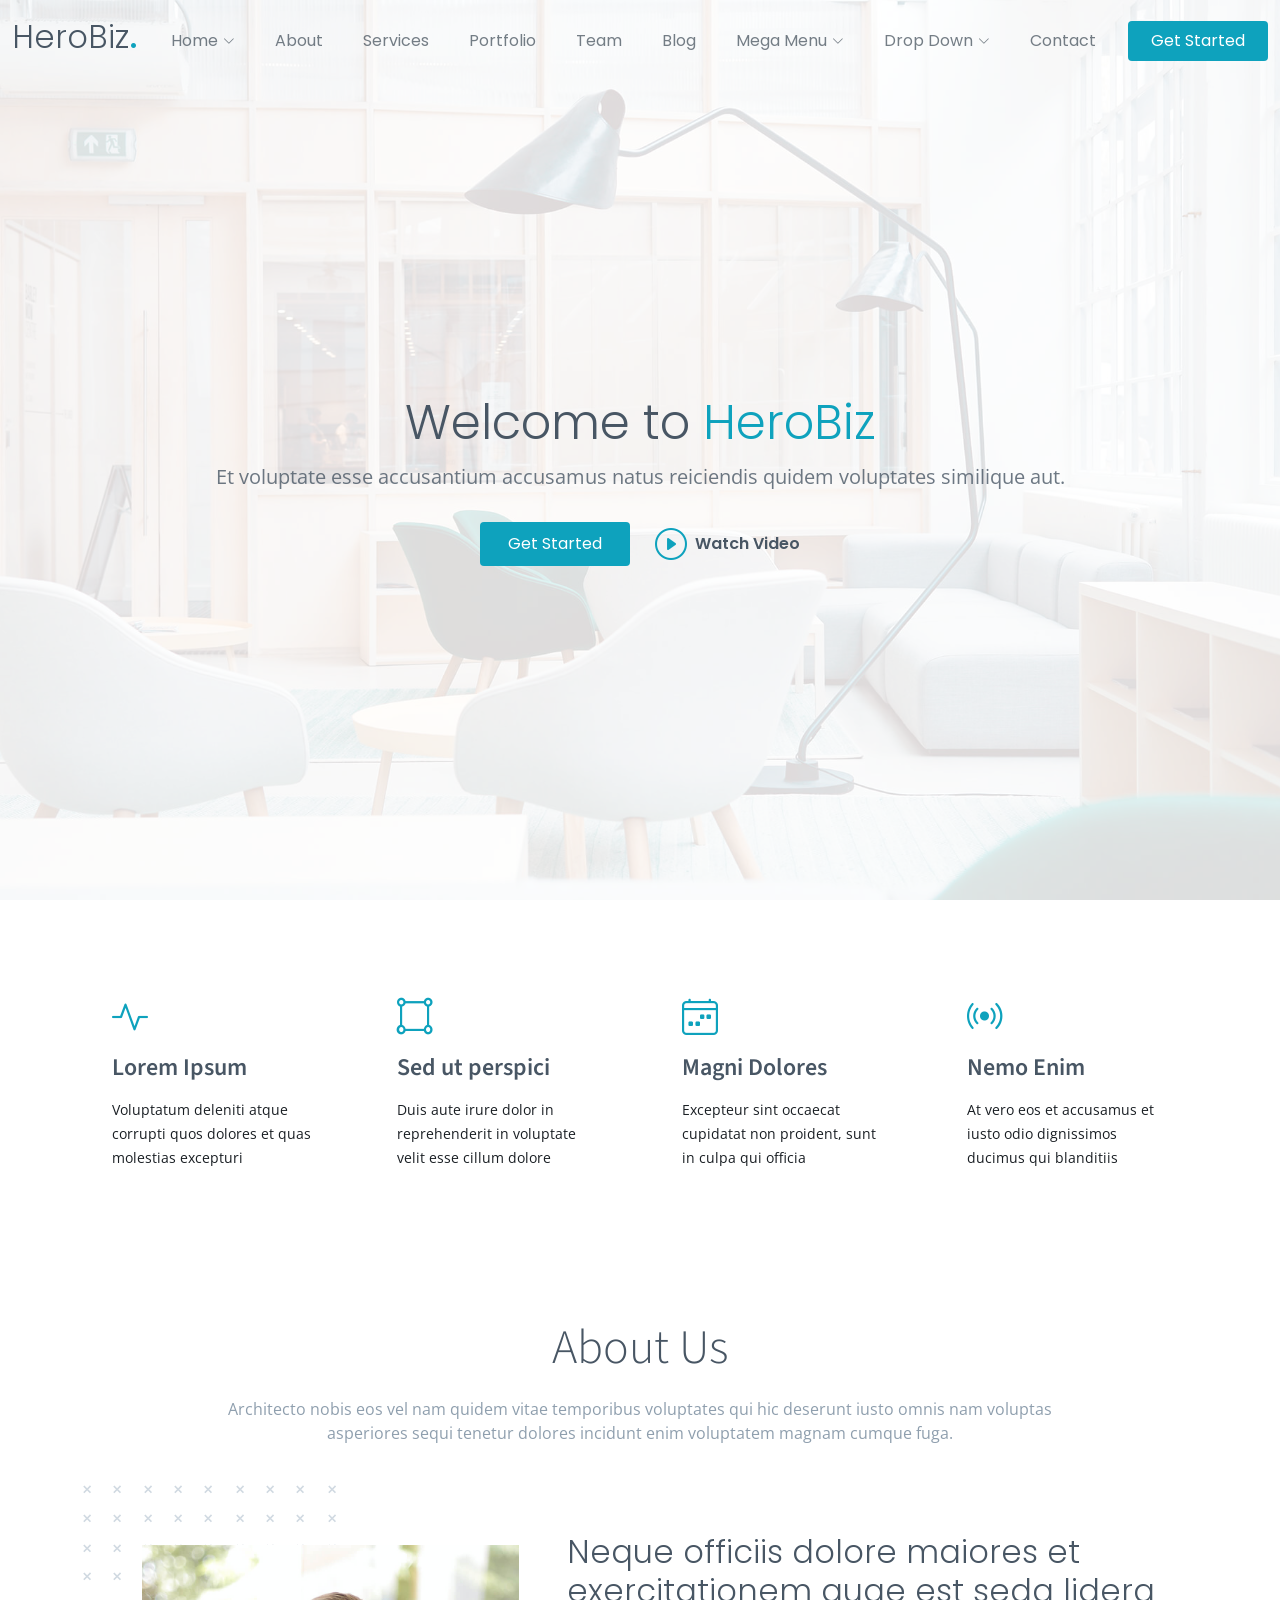
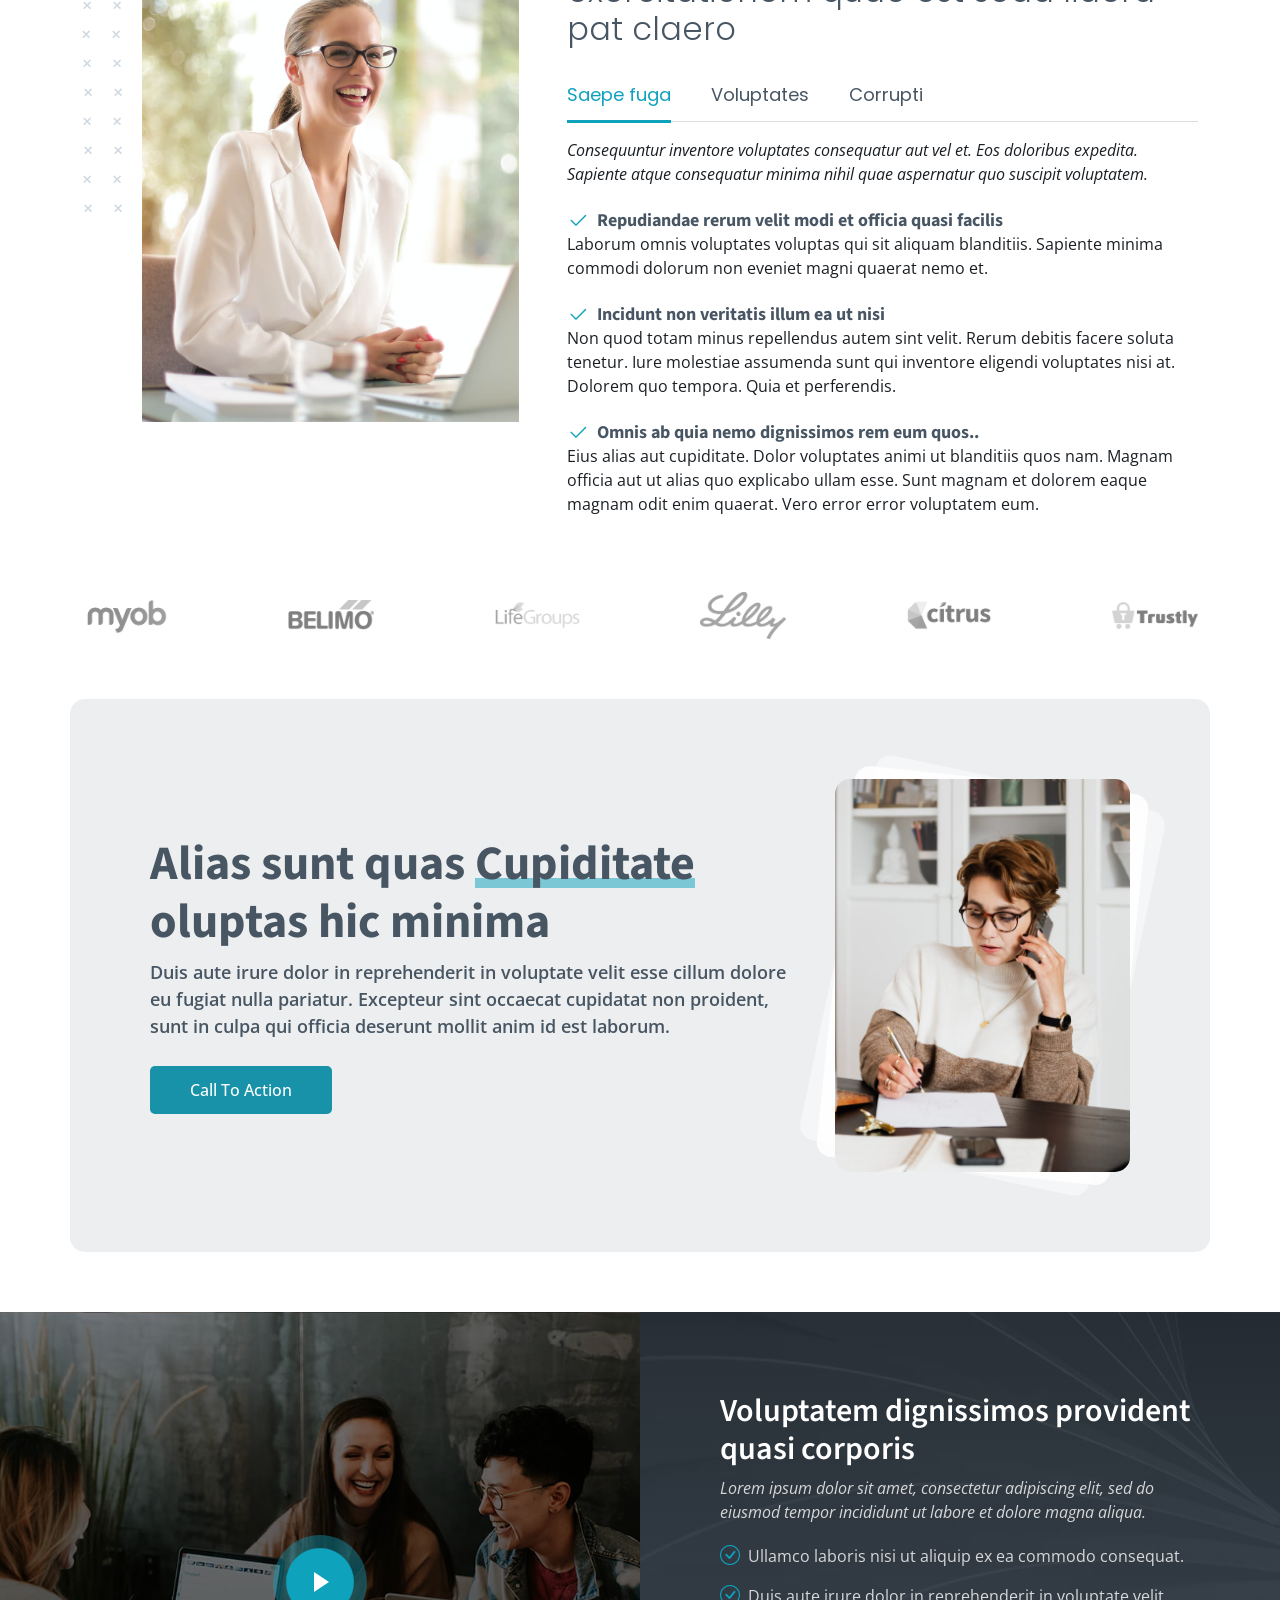
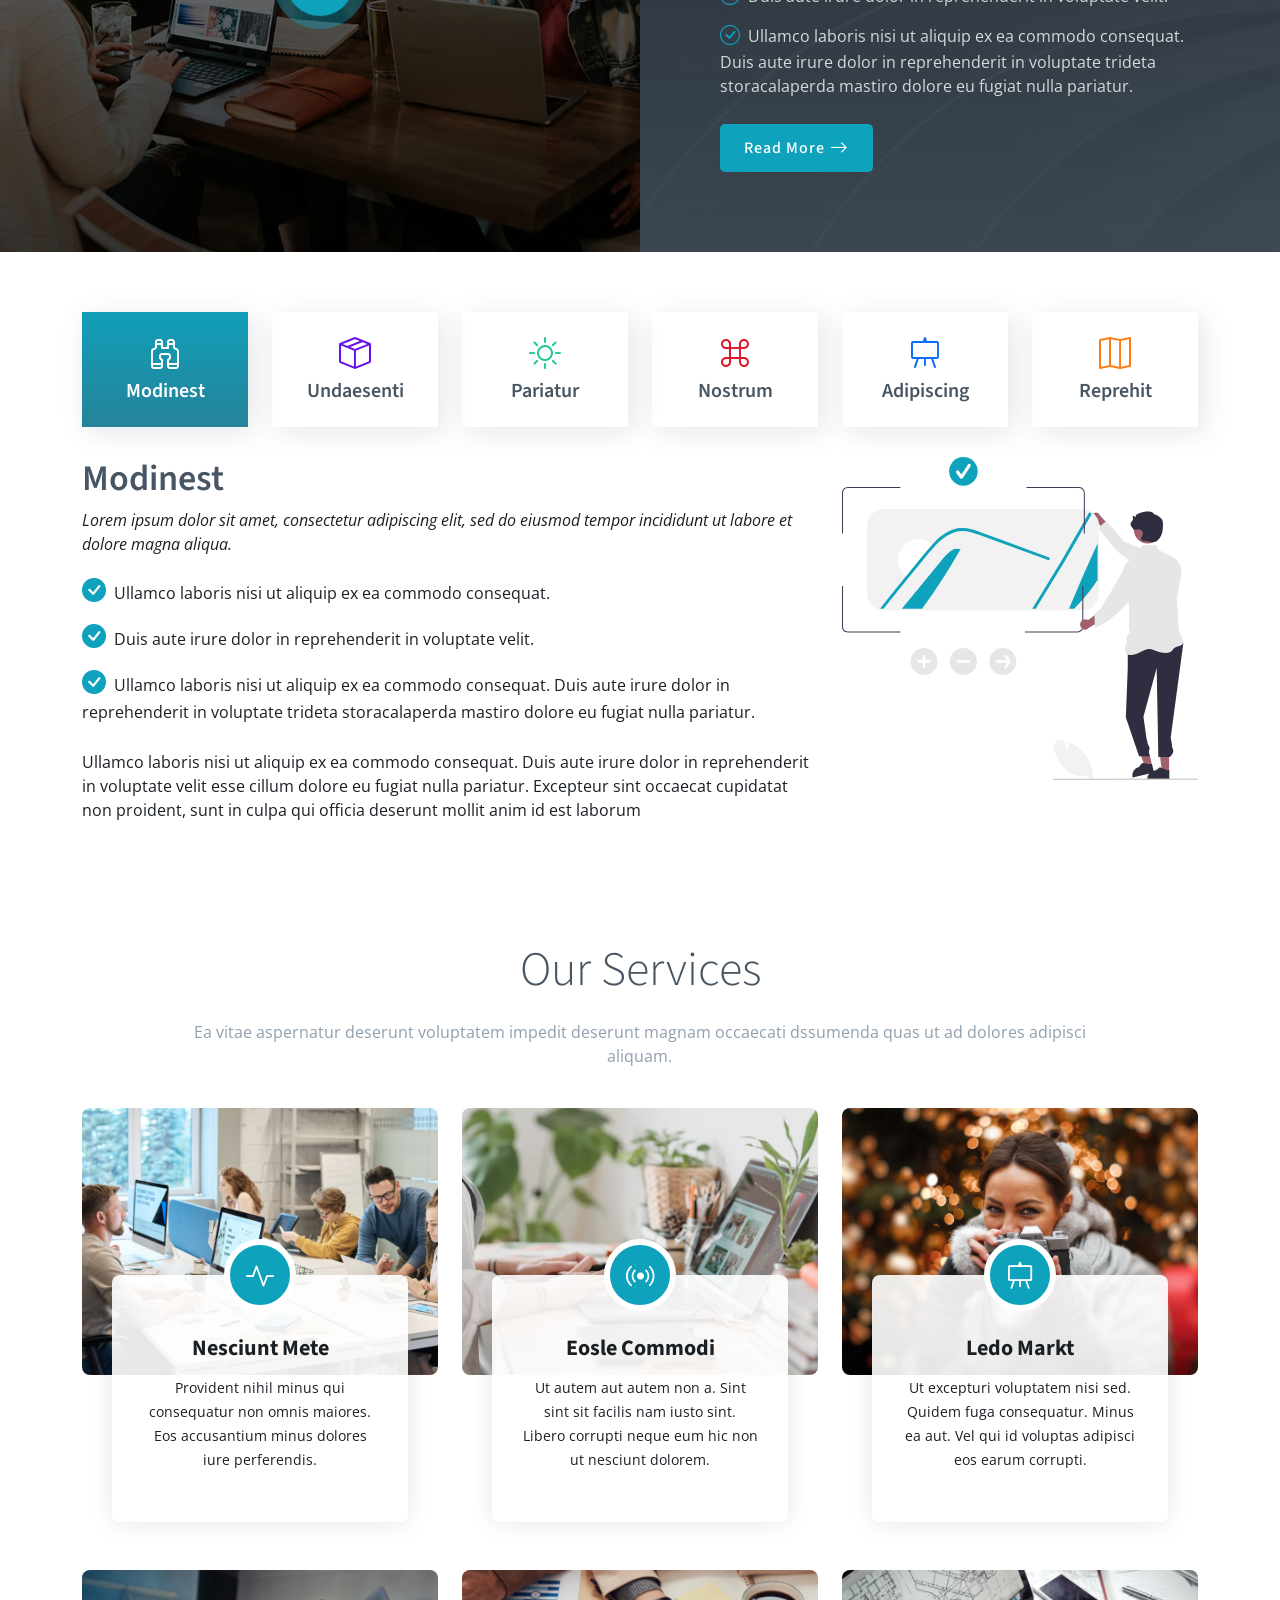
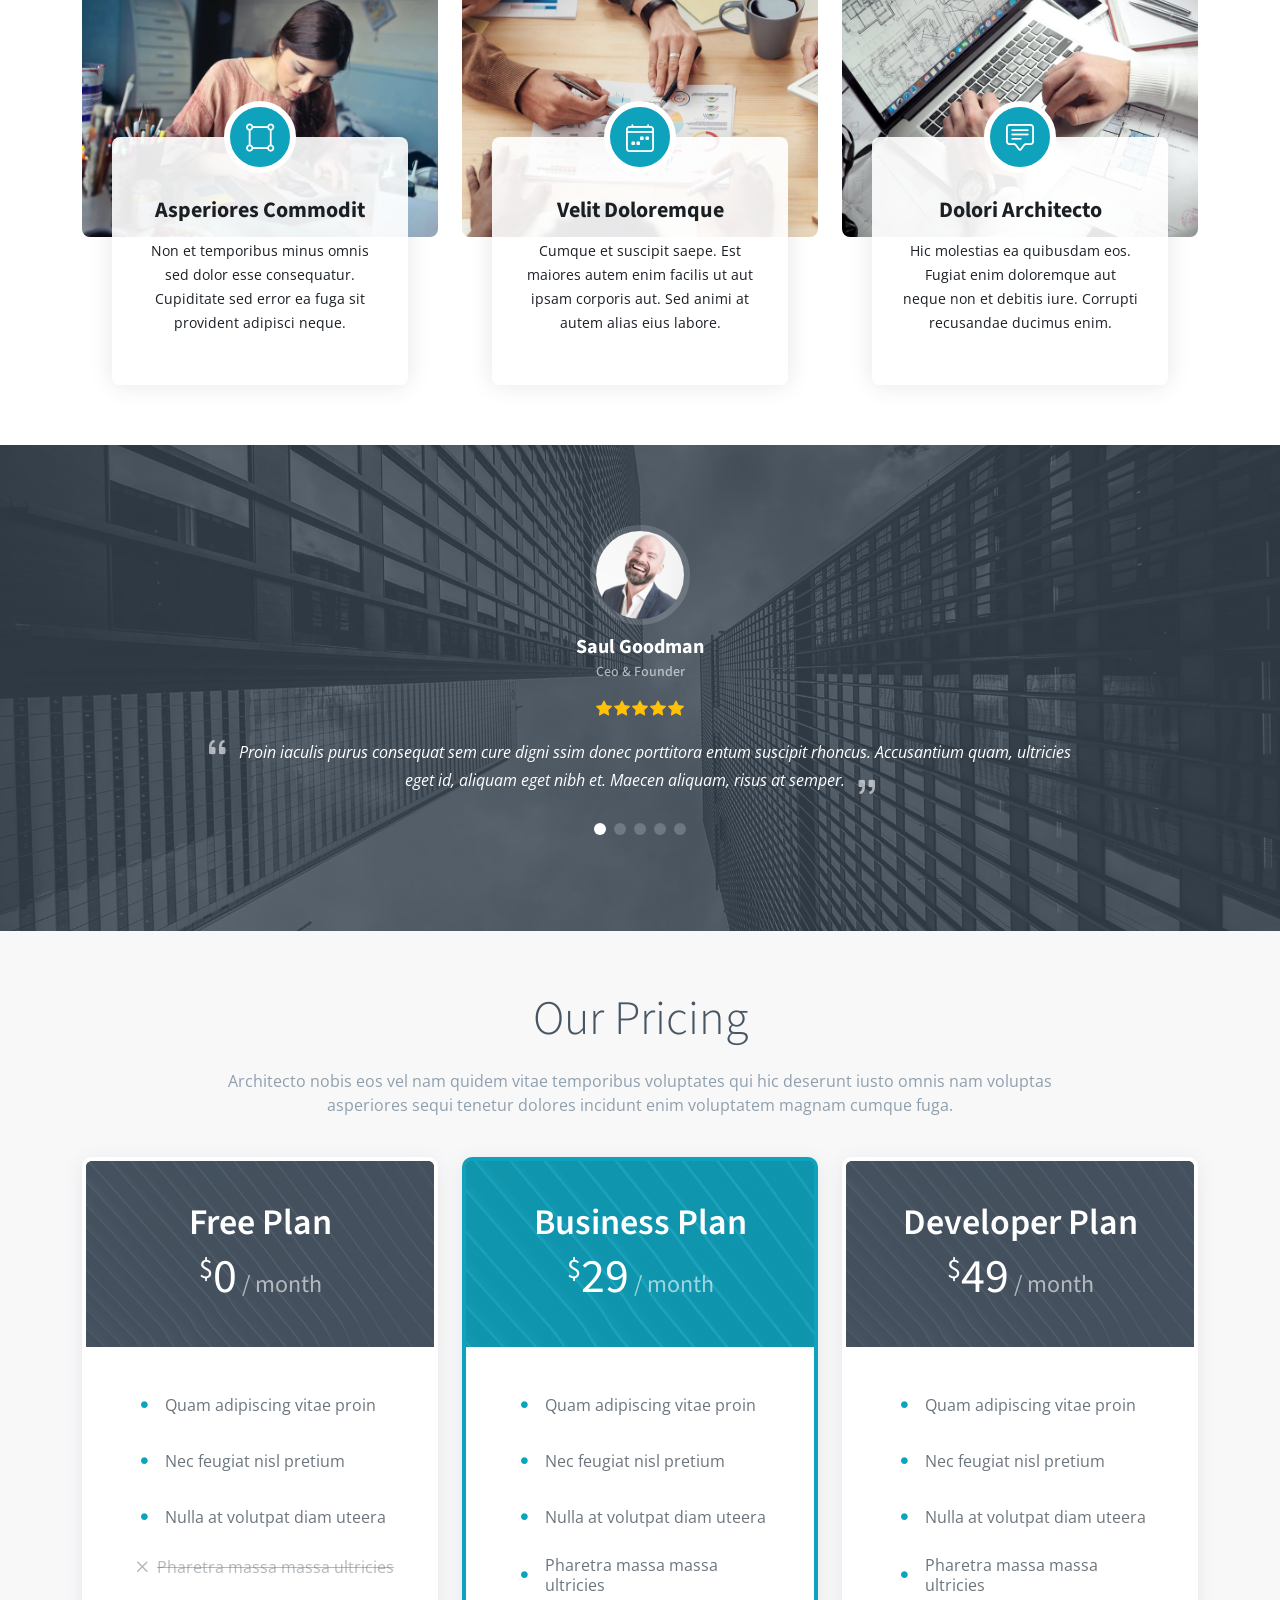
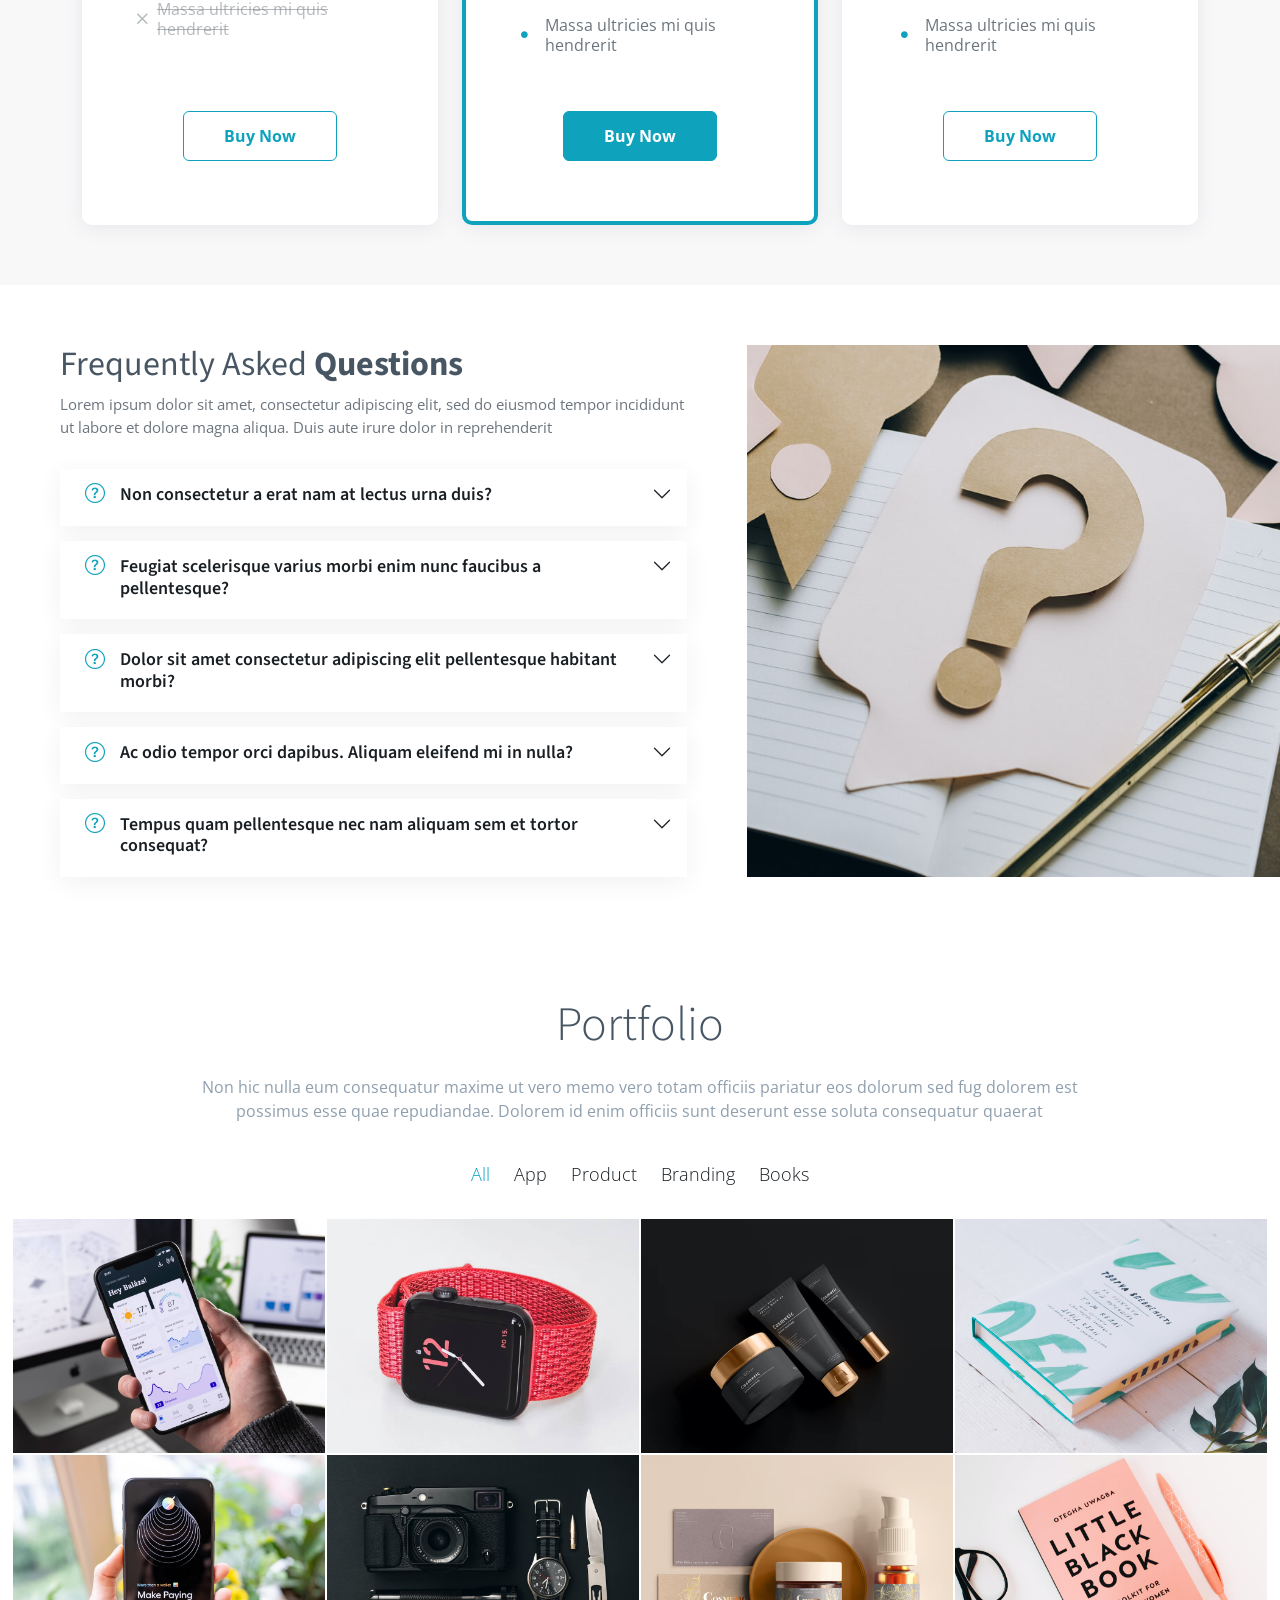
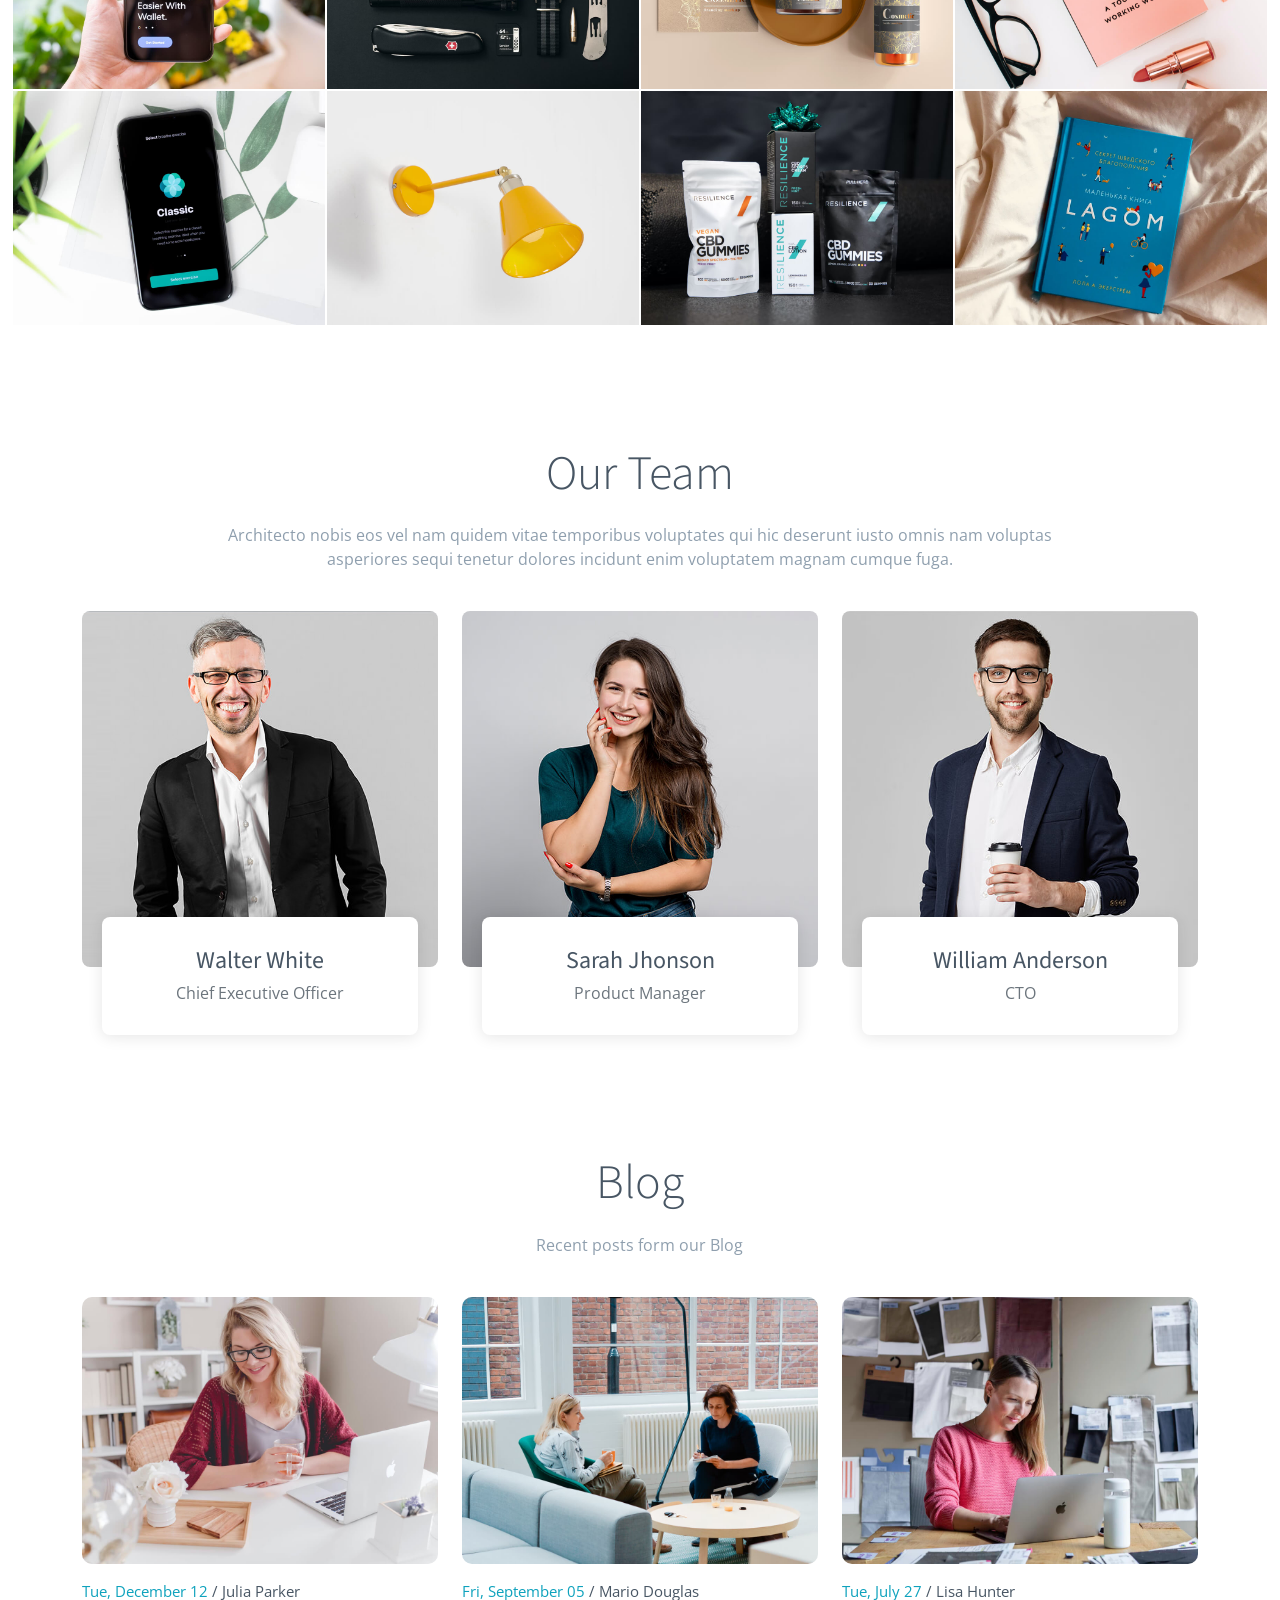
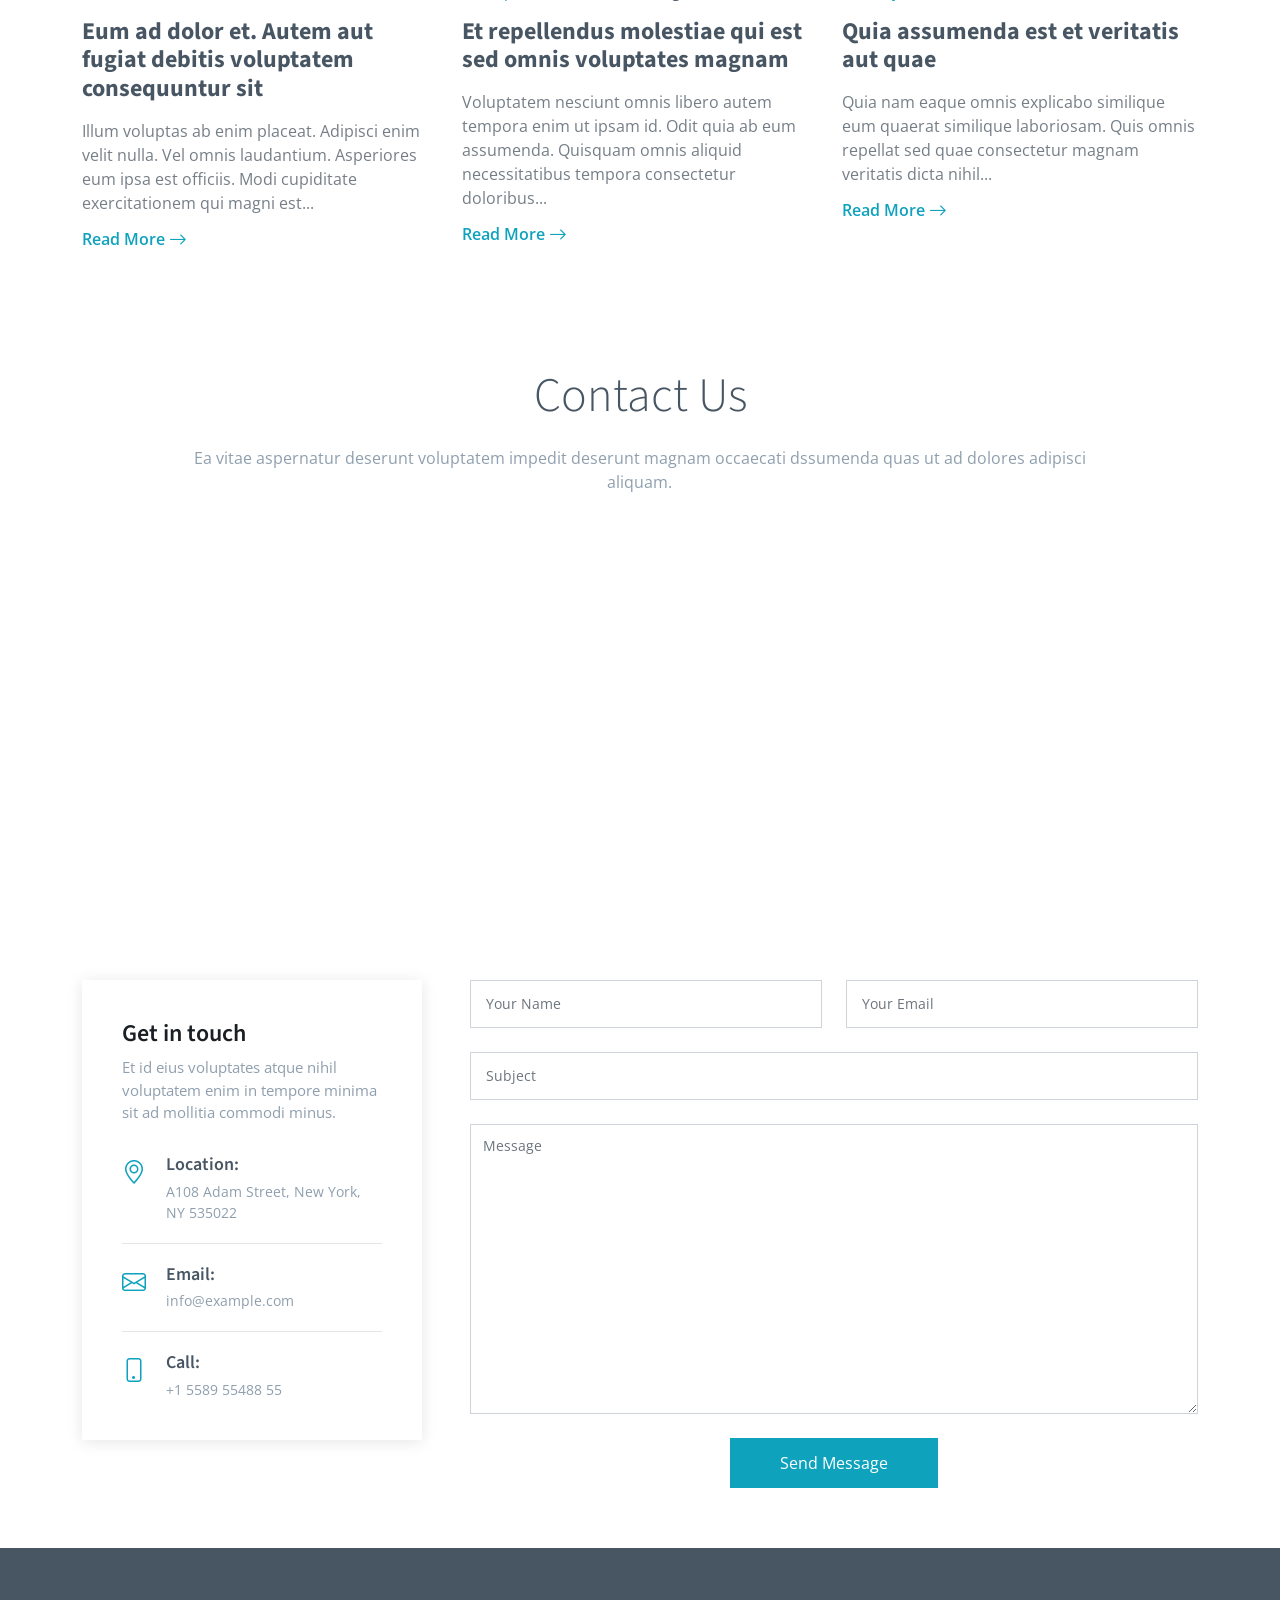
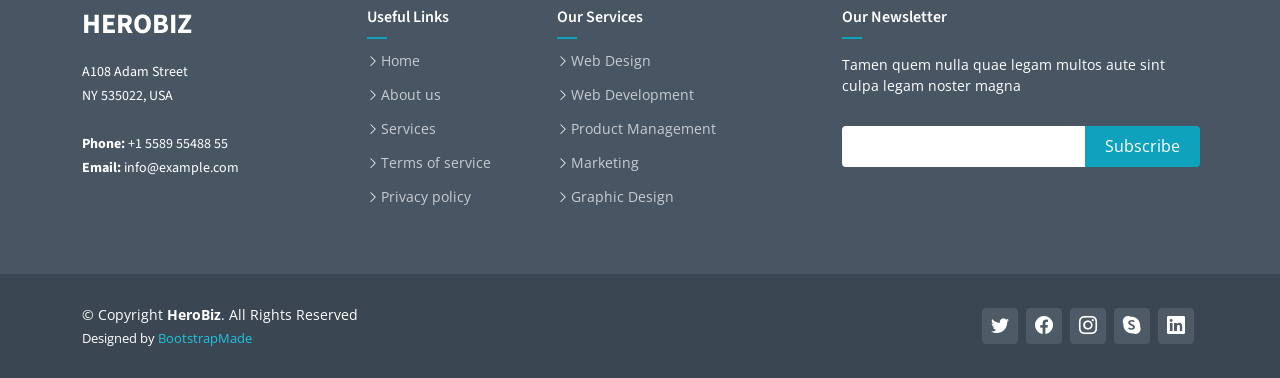
<file: index-3.html>
<!DOCTYPE html>
<html lang="en">

<head>
  <meta charset="utf-8">
  <meta content="width=device-width, initial-scale=1.0" name="viewport">

  <title>HeroBiz Bootstrap Template - Home 3</title>
  <meta content="" name="description">
  <meta content="" name="keywords">

  <!-- Favicons -->
  <link href="assets/img/favicon.png" rel="icon">
  <link href="assets/img/apple-touch-icon.png" rel="apple-touch-icon">

  <!-- Google Fonts -->
  <link rel="preconnect" href="https://fonts.googleapis.com">
  <link rel="preconnect" href="https://fonts.gstatic.com" crossorigin>
  <link href="https://fonts.googleapis.com/css2?family=Open+Sans:ital,wght@0,300;0,400;0,500;0,600;0,700;1,300;1,400;1,500;1,600;1,700&family=Poppins:ital,wght@0,300;0,400;0,500;0,600;0,700;1,300;1,400;1,500;1,600;1,700&family=Source+Sans+Pro:ital,wght@0,300;0,400;0,600;0,700;1,300;1,400;1,600;1,700&display=swap" rel="stylesheet">

  <!-- Vendor CSS Files -->
  <link href="assets/vendor/bootstrap/css/bootstrap.min.css" rel="stylesheet">
  <link href="assets/vendor/bootstrap-icons/bootstrap-icons.css" rel="stylesheet">
  <link href="assets/vendor/aos/aos.css" rel="stylesheet">
  <link href="assets/vendor/glightbox/css/glightbox.min.css" rel="stylesheet">
  <link href="assets/vendor/swiper/swiper-bundle.min.css" rel="stylesheet">

  <!-- Variables CSS Files. Uncomment your preferred color scheme -->
  <link href="assets/css/variables.css" rel="stylesheet">
  <!-- <link href="assets/css/variables-blue.css" rel="stylesheet"> -->
  <!-- <link href="assets/css/variables-green.css" rel="stylesheet"> -->
  <!-- <link href="assets/css/variables-orange.css" rel="stylesheet"> -->
  <!-- <link href="assets/css/variables-purple.css" rel="stylesheet"> -->
  <!-- <link href="assets/css/variables-red.css" rel="stylesheet"> -->
  <!-- <link href="assets/css/variables-pink.css" rel="stylesheet"> -->

  <!-- Template Main CSS File -->
  <link href="assets/css/main.css" rel="stylesheet">

  <!-- =======================================================
  * Template Name: HeroBiz - v2.4.0
  * Template URL: https://bootstrapmade.com/herobiz-bootstrap-business-template/
  * Author: BootstrapMade.com
  * License: https://bootstrapmade.com/license/
  ======================================================== -->
</head>

<body>

  <!-- ======= Header ======= -->
  <header id="header" class="header fixed-top" data-scrollto-offset="0">
    <div class="container-fluid d-flex align-items-center justify-content-between">

      <a href="index.html" class="logo d-flex align-items-center scrollto me-auto me-lg-0">
        <!-- Uncomment the line below if you also wish to use an image logo -->
        <!-- <img src="assets/img/logo.png" alt=""> -->
        <h1>HeroBiz<span>.</span></h1>
      </a>

      <nav id="navbar" class="navbar">
        <ul>

          <li class="dropdown"><a href="#"><span>Home</span> <i class="bi bi-chevron-down dropdown-indicator"></i></a>
            <ul>
              <li><a href="index.html">Home 1 - index.html</a></li>
              <li><a href="index-2.html">Home 2 - index-2.html</a></li>
              <li><a href="index-3.html" class="active">Home 3 - index-3.html</a></li>
              <li><a href="index-4.html">Home 4 - index-4.html</a></li>
            </ul>
          </li>

          <li><a class="nav-link scrollto" href="index.html#about">About</a></li>
          <li><a class="nav-link scrollto" href="index.html#services">Services</a></li>
          <li><a class="nav-link scrollto" href="index.html#portfolio">Portfolio</a></li>
          <li><a class="nav-link scrollto" href="index.html#team">Team</a></li>
          <li><a href="blog.html">Blog</a></li>
          <li class="dropdown megamenu"><a href="#"><span>Mega Menu</span> <i class="bi bi-chevron-down dropdown-indicator"></i></a>
            <ul>
              <li>
                <a href="#">Column 1 link 1</a>
                <a href="#">Column 1 link 2</a>
                <a href="#">Column 1 link 3</a>
              </li>
              <li>
                <a href="#">Column 2 link 1</a>
                <a href="#">Column 2 link 2</a>
                <a href="#">Column 3 link 3</a>
              </li>
              <li>
                <a href="#">Column 3 link 1</a>
                <a href="#">Column 3 link 2</a>
                <a href="#">Column 3 link 3</a>
              </li>
              <li>
                <a href="#">Column 4 link 1</a>
                <a href="#">Column 4 link 2</a>
                <a href="#">Column 4 link 3</a>
              </li>
            </ul>
          </li>
          <li class="dropdown"><a href="#"><span>Drop Down</span> <i class="bi bi-chevron-down dropdown-indicator"></i></a>
            <ul>
              <li><a href="#">Drop Down 1</a></li>
              <li class="dropdown"><a href="#"><span>Deep Drop Down</span> <i class="bi bi-chevron-down dropdown-indicator"></i></a>
                <ul>
                  <li><a href="#">Deep Drop Down 1</a></li>
                  <li><a href="#">Deep Drop Down 2</a></li>
                  <li><a href="#">Deep Drop Down 3</a></li>
                  <li><a href="#">Deep Drop Down 4</a></li>
                  <li><a href="#">Deep Drop Down 5</a></li>
                </ul>
              </li>
              <li><a href="#">Drop Down 2</a></li>
              <li><a href="#">Drop Down 3</a></li>
              <li><a href="#">Drop Down 4</a></li>
            </ul>
          </li>
          <li><a class="nav-link scrollto" href="index.html#contact">Contact</a></li>
        </ul>
        <i class="bi bi-list mobile-nav-toggle d-none"></i>
      </nav><!-- .navbar -->

      <a class="btn-getstarted scrollto" href="index.html#about">Get Started</a>

    </div>
  </header><!-- End Header -->

  <section id="hero-fullscreen" class="hero-fullscreen d-flex align-items-center">
    <div class="container d-flex flex-column align-items-center position-relative" data-aos="zoom-out">
      <h2>Welcome to <span>HeroBiz</span></h2>
      <p>Et voluptate esse accusantium accusamus natus reiciendis quidem voluptates similique aut.</p>
      <div class="d-flex">
        <a href="#about" class="btn-get-started scrollto">Get Started</a>
        <a href="https://www.youtube.com/watch?v=LXb3EKWsInQ" class="glightbox btn-watch-video d-flex align-items-center"><i class="bi bi-play-circle"></i><span>Watch Video</span></a>
      </div>
    </div>
  </section>

  <main id="main">

    <!-- ======= Featured Services Section ======= -->
    <section id="featured-services" class="featured-services">
      <div class="container">

        <div class="row gy-4">

          <div class="col-xl-3 col-md-6 d-flex" data-aos="zoom-out">
            <div class="service-item position-relative">
              <div class="icon"><i class="bi bi-activity icon"></i></div>
              <h4><a href="" class="stretched-link">Lorem Ipsum</a></h4>
              <p>Voluptatum deleniti atque corrupti quos dolores et quas molestias excepturi</p>
            </div>
          </div><!-- End Service Item -->

          <div class="col-xl-3 col-md-6 d-flex" data-aos="zoom-out" data-aos-delay="200">
            <div class="service-item position-relative">
              <div class="icon"><i class="bi bi-bounding-box-circles icon"></i></div>
              <h4><a href="" class="stretched-link">Sed ut perspici</a></h4>
              <p>Duis aute irure dolor in reprehenderit in voluptate velit esse cillum dolore</p>
            </div>
          </div><!-- End Service Item -->

          <div class="col-xl-3 col-md-6 d-flex" data-aos="zoom-out" data-aos-delay="400">
            <div class="service-item position-relative">
              <div class="icon"><i class="bi bi-calendar4-week icon"></i></div>
              <h4><a href="" class="stretched-link">Magni Dolores</a></h4>
              <p>Excepteur sint occaecat cupidatat non proident, sunt in culpa qui officia</p>
            </div>
          </div><!-- End Service Item -->

          <div class="col-xl-3 col-md-6 d-flex" data-aos="zoom-out" data-aos-delay="600">
            <div class="service-item position-relative">
              <div class="icon"><i class="bi bi-broadcast icon"></i></div>
              <h4><a href="" class="stretched-link">Nemo Enim</a></h4>
              <p>At vero eos et accusamus et iusto odio dignissimos ducimus qui blanditiis</p>
            </div>
          </div><!-- End Service Item -->

        </div>

      </div>
    </section><!-- End Featured Services Section -->

    <!-- ======= About Section ======= -->
    <section id="about" class="about">
      <div class="container" data-aos="fade-up">

        <div class="section-header">
          <h2>About Us</h2>
          <p>Architecto nobis eos vel nam quidem vitae temporibus voluptates qui hic deserunt iusto omnis nam voluptas asperiores sequi tenetur dolores incidunt enim voluptatem magnam cumque fuga.</p>
        </div>

        <div class="row g-4 g-lg-5" data-aos="fade-up" data-aos-delay="200">

          <div class="col-lg-5">
            <div class="about-img">
              <img src="assets/img/about.jpg" class="img-fluid" alt="">
            </div>
          </div>

          <div class="col-lg-7">
            <h3 class="pt-0 pt-lg-5">Neque officiis dolore maiores et exercitationem quae est seda lidera pat claero</h3>

            <!-- Tabs -->
            <ul class="nav nav-pills mb-3">
              <li><a class="nav-link active" data-bs-toggle="pill" href="#tab1">Saepe fuga</a></li>
              <li><a class="nav-link" data-bs-toggle="pill" href="#tab2">Voluptates</a></li>
              <li><a class="nav-link" data-bs-toggle="pill" href="#tab3">Corrupti</a></li>
            </ul><!-- End Tabs -->

            <!-- Tab Content -->
            <div class="tab-content">

              <div class="tab-pane fade show active" id="tab1">

                <p class="fst-italic">Consequuntur inventore voluptates consequatur aut vel et. Eos doloribus expedita. Sapiente atque consequatur minima nihil quae aspernatur quo suscipit voluptatem.</p>

                <div class="d-flex align-items-center mt-4">
                  <i class="bi bi-check2"></i>
                  <h4>Repudiandae rerum velit modi et officia quasi facilis</h4>
                </div>
                <p>Laborum omnis voluptates voluptas qui sit aliquam blanditiis. Sapiente minima commodi dolorum non eveniet magni quaerat nemo et.</p>

                <div class="d-flex align-items-center mt-4">
                  <i class="bi bi-check2"></i>
                  <h4>Incidunt non veritatis illum ea ut nisi</h4>
                </div>
                <p>Non quod totam minus repellendus autem sint velit. Rerum debitis facere soluta tenetur. Iure molestiae assumenda sunt qui inventore eligendi voluptates nisi at. Dolorem quo tempora. Quia et perferendis.</p>

                <div class="d-flex align-items-center mt-4">
                  <i class="bi bi-check2"></i>
                  <h4>Omnis ab quia nemo dignissimos rem eum quos..</h4>
                </div>
                <p>Eius alias aut cupiditate. Dolor voluptates animi ut blanditiis quos nam. Magnam officia aut ut alias quo explicabo ullam esse. Sunt magnam et dolorem eaque magnam odit enim quaerat. Vero error error voluptatem eum.</p>

              </div><!-- End Tab 1 Content -->

              <div class="tab-pane fade show" id="tab2">

                <p class="fst-italic">Consequuntur inventore voluptates consequatur aut vel et. Eos doloribus expedita. Sapiente atque consequatur minima nihil quae aspernatur quo suscipit voluptatem.</p>

                <div class="d-flex align-items-center mt-4">
                  <i class="bi bi-check2"></i>
                  <h4>Repudiandae rerum velit modi et officia quasi facilis</h4>
                </div>
                <p>Laborum omnis voluptates voluptas qui sit aliquam blanditiis. Sapiente minima commodi dolorum non eveniet magni quaerat nemo et.</p>

                <div class="d-flex align-items-center mt-4">
                  <i class="bi bi-check2"></i>
                  <h4>Incidunt non veritatis illum ea ut nisi</h4>
                </div>
                <p>Non quod totam minus repellendus autem sint velit. Rerum debitis facere soluta tenetur. Iure molestiae assumenda sunt qui inventore eligendi voluptates nisi at. Dolorem quo tempora. Quia et perferendis.</p>

                <div class="d-flex align-items-center mt-4">
                  <i class="bi bi-check2"></i>
                  <h4>Omnis ab quia nemo dignissimos rem eum quos..</h4>
                </div>
                <p>Eius alias aut cupiditate. Dolor voluptates animi ut blanditiis quos nam. Magnam officia aut ut alias quo explicabo ullam esse. Sunt magnam et dolorem eaque magnam odit enim quaerat. Vero error error voluptatem eum.</p>

              </div><!-- End Tab 2 Content -->

              <div class="tab-pane fade show" id="tab3">

                <p class="fst-italic">Consequuntur inventore voluptates consequatur aut vel et. Eos doloribus expedita. Sapiente atque consequatur minima nihil quae aspernatur quo suscipit voluptatem.</p>

                <div class="d-flex align-items-center mt-4">
                  <i class="bi bi-check2"></i>
                  <h4>Repudiandae rerum velit modi et officia quasi facilis</h4>
                </div>
                <p>Laborum omnis voluptates voluptas qui sit aliquam blanditiis. Sapiente minima commodi dolorum non eveniet magni quaerat nemo et.</p>

                <div class="d-flex align-items-center mt-4">
                  <i class="bi bi-check2"></i>
                  <h4>Incidunt non veritatis illum ea ut nisi</h4>
                </div>
                <p>Non quod totam minus repellendus autem sint velit. Rerum debitis facere soluta tenetur. Iure molestiae assumenda sunt qui inventore eligendi voluptates nisi at. Dolorem quo tempora. Quia et perferendis.</p>

                <div class="d-flex align-items-center mt-4">
                  <i class="bi bi-check2"></i>
                  <h4>Omnis ab quia nemo dignissimos rem eum quos..</h4>
                </div>
                <p>Eius alias aut cupiditate. Dolor voluptates animi ut blanditiis quos nam. Magnam officia aut ut alias quo explicabo ullam esse. Sunt magnam et dolorem eaque magnam odit enim quaerat. Vero error error voluptatem eum.</p>

              </div><!-- End Tab 3 Content -->

            </div>

          </div>

        </div>

      </div>
    </section><!-- End About Section -->

    <!-- ======= Clients Section ======= -->
    <section id="clients" class="clients">
      <div class="container" data-aos="zoom-out">

        <div class="clients-slider swiper">
          <div class="swiper-wrapper align-items-center">
            <div class="swiper-slide"><img src="assets/img/clients/client-1.png" class="img-fluid" alt=""></div>
            <div class="swiper-slide"><img src="assets/img/clients/client-2.png" class="img-fluid" alt=""></div>
            <div class="swiper-slide"><img src="assets/img/clients/client-3.png" class="img-fluid" alt=""></div>
            <div class="swiper-slide"><img src="assets/img/clients/client-4.png" class="img-fluid" alt=""></div>
            <div class="swiper-slide"><img src="assets/img/clients/client-5.png" class="img-fluid" alt=""></div>
            <div class="swiper-slide"><img src="assets/img/clients/client-6.png" class="img-fluid" alt=""></div>
            <div class="swiper-slide"><img src="assets/img/clients/client-7.png" class="img-fluid" alt=""></div>
            <div class="swiper-slide"><img src="assets/img/clients/client-8.png" class="img-fluid" alt=""></div>
          </div>
        </div>

      </div>
    </section><!-- End Clients Section -->

    <!-- ======= Call To Action Section ======= -->
    <section id="cta" class="cta">
      <div class="container" data-aos="zoom-out">

        <div class="row g-5">

          <div class="col-lg-8 col-md-6 content d-flex flex-column justify-content-center order-last order-md-first">
            <h3>Alias sunt quas <em>Cupiditate</em> oluptas hic minima</h3>
            <p> Duis aute irure dolor in reprehenderit in voluptate velit esse cillum dolore eu fugiat nulla pariatur. Excepteur sint occaecat cupidatat non proident, sunt in culpa qui officia deserunt mollit anim id est laborum.</p>
            <a class="cta-btn align-self-start" href="#">Call To Action</a>
          </div>

          <div class="col-lg-4 col-md-6 order-first order-md-last d-flex align-items-center">
            <div class="img">
              <img src="assets/img/cta.jpg" alt="" class="img-fluid">
            </div>
          </div>

        </div>

      </div>
    </section><!-- End Call To Action Section -->

    <!-- ======= On Focus Section ======= -->
    <section id="onfocus" class="onfocus">
      <div class="container-fluid p-0" data-aos="fade-up">

        <div class="row g-0">
          <div class="col-lg-6 video-play position-relative">
            <a href="https://www.youtube.com/watch?v=LXb3EKWsInQ" class="glightbox play-btn"></a>
          </div>
          <div class="col-lg-6">
            <div class="content d-flex flex-column justify-content-center h-100">
              <h3>Voluptatem dignissimos provident quasi corporis</h3>
              <p class="fst-italic">
                Lorem ipsum dolor sit amet, consectetur adipiscing elit, sed do eiusmod tempor incididunt ut labore et dolore
                magna aliqua.
              </p>
              <ul>
                <li><i class="bi bi-check-circle"></i> Ullamco laboris nisi ut aliquip ex ea commodo consequat.</li>
                <li><i class="bi bi-check-circle"></i> Duis aute irure dolor in reprehenderit in voluptate velit.</li>
                <li><i class="bi bi-check-circle"></i> Ullamco laboris nisi ut aliquip ex ea commodo consequat. Duis aute irure dolor in reprehenderit in voluptate trideta storacalaperda mastiro dolore eu fugiat nulla pariatur.</li>
              </ul>
              <a href="#" class="read-more align-self-start"><span>Read More</span><i class="bi bi-arrow-right"></i></a>
            </div>
          </div>
        </div>

      </div>
    </section><!-- End On Focus Section -->

    <!-- ======= Features Section ======= -->
    <section id="features" class="features">
      <div class="container" data-aos="fade-up">

        <ul class="nav nav-tabs row gy-4 d-flex">

          <li class="nav-item col-6 col-md-4 col-lg-2">
            <a class="nav-link active show" data-bs-toggle="tab" data-bs-target="#tab-1">
              <i class="bi bi-binoculars color-cyan"></i>
              <h4>Modinest</h4>
            </a>
          </li><!-- End Tab 1 Nav -->

          <li class="nav-item col-6 col-md-4 col-lg-2">
            <a class="nav-link" data-bs-toggle="tab" data-bs-target="#tab-2">
              <i class="bi bi-box-seam color-indigo"></i>
              <h4>Undaesenti</h4>
            </a>
          </li><!-- End Tab 2 Nav -->

          <li class="nav-item col-6 col-md-4 col-lg-2">
            <a class="nav-link" data-bs-toggle="tab" data-bs-target="#tab-3">
              <i class="bi bi-brightness-high color-teal"></i>
              <h4>Pariatur</h4>
            </a>
          </li><!-- End Tab 3 Nav -->

          <li class="nav-item col-6 col-md-4 col-lg-2">
            <a class="nav-link" data-bs-toggle="tab" data-bs-target="#tab-4">
              <i class="bi bi-command color-red"></i>
              <h4>Nostrum</h4>
            </a>
          </li><!-- End Tab 4 Nav -->

          <li class="nav-item col-6 col-md-4 col-lg-2">
            <a class="nav-link" data-bs-toggle="tab" data-bs-target="#tab-5">
              <i class="bi bi-easel color-blue"></i>
              <h4>Adipiscing</h4>
            </a>
          </li><!-- End Tab 5 Nav -->

          <li class="nav-item col-6 col-md-4 col-lg-2">
            <a class="nav-link" data-bs-toggle="tab" data-bs-target="#tab-6">
              <i class="bi bi-map color-orange"></i>
              <h4>Reprehit</h4>
            </a>
          </li><!-- End Tab 6 Nav -->

        </ul>

        <div class="tab-content">

          <div class="tab-pane active show" id="tab-1">
            <div class="row gy-4">
              <div class="col-lg-8 order-2 order-lg-1" data-aos="fade-up" data-aos-delay="100">
                <h3>Modinest</h3>
                <p class="fst-italic">
                  Lorem ipsum dolor sit amet, consectetur adipiscing elit, sed do eiusmod tempor incididunt ut labore et dolore
                  magna aliqua.
                </p>
                <ul>
                  <li><i class="bi bi-check-circle-fill"></i> Ullamco laboris nisi ut aliquip ex ea commodo consequat.</li>
                  <li><i class="bi bi-check-circle-fill"></i> Duis aute irure dolor in reprehenderit in voluptate velit.</li>
                  <li><i class="bi bi-check-circle-fill"></i> Ullamco laboris nisi ut aliquip ex ea commodo consequat. Duis aute irure dolor in reprehenderit in voluptate trideta storacalaperda mastiro dolore eu fugiat nulla pariatur.</li>
                </ul>
                <p>
                  Ullamco laboris nisi ut aliquip ex ea commodo consequat. Duis aute irure dolor in reprehenderit in voluptate
                  velit esse cillum dolore eu fugiat nulla pariatur. Excepteur sint occaecat cupidatat non proident, sunt in
                  culpa qui officia deserunt mollit anim id est laborum
                </p>
              </div>
              <div class="col-lg-4 order-1 order-lg-2 text-center" data-aos="fade-up" data-aos-delay="200">
                <img src="assets/img/features-1.svg" alt="" class="img-fluid">
              </div>
            </div>
          </div><!-- End Tab Content 1 -->

          <div class="tab-pane" id="tab-2">
            <div class="row gy-4">
              <div class="col-lg-8 order-2 order-lg-1">
                <h3>Undaesenti</h3>
                <p>
                  Ullamco laboris nisi ut aliquip ex ea commodo consequat. Duis aute irure dolor in reprehenderit in voluptate
                  velit esse cillum dolore eu fugiat nulla pariatur. Excepteur sint occaecat cupidatat non proident, sunt in
                  culpa qui officia deserunt mollit anim id est laborum
                </p>
                <p class="fst-italic">
                  Lorem ipsum dolor sit amet, consectetur adipiscing elit, sed do eiusmod tempor incididunt ut labore et dolore
                  magna aliqua.
                </p>
                <ul>
                  <li><i class="bi bi-check-circle-fill"></i> Ullamco laboris nisi ut aliquip ex ea commodo consequat.</li>
                  <li><i class="bi bi-check-circle-fill"></i> Duis aute irure dolor in reprehenderit in voluptate velit.</li>
                  <li><i class="bi bi-check-circle-fill"></i> Provident mollitia neque rerum asperiores dolores quos qui a. Ipsum neque dolor voluptate nisi sed.</li>
                  <li><i class="bi bi-check-circle-fill"></i> Ullamco laboris nisi ut aliquip ex ea commodo consequat. Duis aute irure dolor in reprehenderit in voluptate trideta storacalaperda mastiro dolore eu fugiat nulla pariatur.</li>
                </ul>
              </div>
              <div class="col-lg-4 order-1 order-lg-2 text-center">
                <img src="assets/img/features-2.svg" alt="" class="img-fluid">
              </div>
            </div>
          </div><!-- End Tab Content 2 -->

          <div class="tab-pane" id="tab-3">
            <div class="row gy-4">
              <div class="col-lg-8 order-2 order-lg-1">
                <h3>Pariatur</h3>
                <p>
                  Ullamco laboris nisi ut aliquip ex ea commodo consequat. Duis aute irure dolor in reprehenderit in voluptate
                  velit esse cillum dolore eu fugiat nulla pariatur. Excepteur sint occaecat cupidatat non proident, sunt in
                  culpa qui officia deserunt mollit anim id est laborum
                </p>
                <ul>
                  <li><i class="bi bi-check-circle-fill"></i> Ullamco laboris nisi ut aliquip ex ea commodo consequat.</li>
                  <li><i class="bi bi-check-circle-fill"></i> Duis aute irure dolor in reprehenderit in voluptate velit.</li>
                  <li><i class="bi bi-check-circle-fill"></i> Provident mollitia neque rerum asperiores dolores quos qui a. Ipsum neque dolor voluptate nisi sed.</li>
                </ul>
                <p class="fst-italic">
                  Lorem ipsum dolor sit amet, consectetur adipiscing elit, sed do eiusmod tempor incididunt ut labore et dolore
                  magna aliqua.
                </p>
              </div>
              <div class="col-lg-4 order-1 order-lg-2 text-center">
                <img src="assets/img/features-3.svg" alt="" class="img-fluid">
              </div>
            </div>
          </div><!-- End Tab Content 3 -->

          <div class="tab-pane" id="tab-4">
            <div class="row gy-4">
              <div class="col-lg-8 order-2 order-lg-1">
                <h3>Nostrum</h3>
                <p>
                  Ullamco laboris nisi ut aliquip ex ea commodo consequat. Duis aute irure dolor in reprehenderit in voluptate
                  velit esse cillum dolore eu fugiat nulla pariatur. Excepteur sint occaecat cupidatat non proident, sunt in
                  culpa qui officia deserunt mollit anim id est laborum
                </p>
                <p class="fst-italic">
                  Lorem ipsum dolor sit amet, consectetur adipiscing elit, sed do eiusmod tempor incididunt ut labore et dolore
                  magna aliqua.
                </p>
                <ul>
                  <li><i class="bi bi-check-circle-fill"></i> Ullamco laboris nisi ut aliquip ex ea commodo consequat.</li>
                  <li><i class="bi bi-check-circle-fill"></i> Duis aute irure dolor in reprehenderit in voluptate velit.</li>
                  <li><i class="bi bi-check-circle-fill"></i> Ullamco laboris nisi ut aliquip ex ea commodo consequat. Duis aute irure dolor in reprehenderit in voluptate trideta storacalaperda mastiro dolore eu fugiat nulla pariatur.</li>
                </ul>
              </div>
              <div class="col-lg-4 order-1 order-lg-2 text-center">
                <img src="assets/img/features-4.svg" alt="" class="img-fluid">
              </div>
            </div>
          </div><!-- End Tab Content 4 -->

          <div class="tab-pane" id="tab-5">
            <div class="row gy-4">
              <div class="col-lg-8 order-2 order-lg-1">
                <h3>Adipiscing</h3>
                <p>
                  Ullamco laboris nisi ut aliquip ex ea commodo consequat. Duis aute irure dolor in reprehenderit in voluptate
                  velit esse cillum dolore eu fugiat nulla pariatur. Excepteur sint occaecat cupidatat non proident, sunt in
                  culpa qui officia deserunt mollit anim id est laborum
                </p>
                <p class="fst-italic">
                  Lorem ipsum dolor sit amet, consectetur adipiscing elit, sed do eiusmod tempor incididunt ut labore et dolore
                  magna aliqua.
                </p>
                <ul>
                  <li><i class="bi bi-check-circle-fill"></i> Ullamco laboris nisi ut aliquip ex ea commodo consequat.</li>
                  <li><i class="bi bi-check-circle-fill"></i> Duis aute irure dolor in reprehenderit in voluptate velit.</li>
                  <li><i class="bi bi-check-circle-fill"></i> Ullamco laboris nisi ut aliquip ex ea commodo consequat. Duis aute irure dolor in reprehenderit in voluptate trideta storacalaperda mastiro dolore eu fugiat nulla pariatur.</li>
                </ul>
              </div>
              <div class="col-lg-4 order-1 order-lg-2 text-center">
                <img src="assets/img/features-5.svg" alt="" class="img-fluid">
              </div>
            </div>
          </div><!-- End Tab Content 5 -->

          <div class="tab-pane" id="tab-6">
            <div class="row gy-4">
              <div class="col-lg-8 order-2 order-lg-1">
                <h3>Reprehit</h3>
                <p>
                  Ullamco laboris nisi ut aliquip ex ea commodo consequat. Duis aute irure dolor in reprehenderit in voluptate
                  velit esse cillum dolore eu fugiat nulla pariatur. Excepteur sint occaecat cupidatat non proident, sunt in
                  culpa qui officia deserunt mollit anim id est laborum
                </p>
                <p class="fst-italic">
                  Lorem ipsum dolor sit amet, consectetur adipiscing elit, sed do eiusmod tempor incididunt ut labore et dolore
                  magna aliqua.
                </p>
                <ul>
                  <li><i class="bi bi-check-circle-fill"></i> Ullamco laboris nisi ut aliquip ex ea commodo consequat.</li>
                  <li><i class="bi bi-check-circle-fill"></i> Duis aute irure dolor in reprehenderit in voluptate velit.</li>
                  <li><i class="bi bi-check-circle-fill"></i> Ullamco laboris nisi ut aliquip ex ea commodo consequat. Duis aute irure dolor in reprehenderit in voluptate trideta storacalaperda mastiro dolore eu fugiat nulla pariatur.</li>
                </ul>
              </div>
              <div class="col-lg-4 order-1 order-lg-2 text-center">
                <img src="assets/img/features-6.svg" alt="" class="img-fluid">
              </div>
            </div>
          </div><!-- End Tab Content 6 -->

        </div>

      </div>
    </section><!-- End Features Section -->

    <!-- ======= Services Section ======= -->
    <section id="services" class="services">
      <div class="container" data-aos="fade-up">

        <div class="section-header">
          <h2>Our Services</h2>
          <p>Ea vitae aspernatur deserunt voluptatem impedit deserunt magnam occaecati dssumenda quas ut ad dolores adipisci aliquam.</p>
        </div>

        <div class="row gy-5">

          <div class="col-xl-4 col-md-6" data-aos="zoom-in" data-aos-delay="200">
            <div class="service-item">
              <div class="img">
                <img src="assets/img/services-1.jpg" class="img-fluid" alt="">
              </div>
              <div class="details position-relative">
                <div class="icon">
                  <i class="bi bi-activity"></i>
                </div>
                <a href="#" class="stretched-link">
                  <h3>Nesciunt Mete</h3>
                </a>
                <p>Provident nihil minus qui consequatur non omnis maiores. Eos accusantium minus dolores iure perferendis.</p>
              </div>
            </div>
          </div><!-- End Service Item -->

          <div class="col-xl-4 col-md-6" data-aos="zoom-in" data-aos-delay="300">
            <div class="service-item">
              <div class="img">
                <img src="assets/img/services-2.jpg" class="img-fluid" alt="">
              </div>
              <div class="details position-relative">
                <div class="icon">
                  <i class="bi bi-broadcast"></i>
                </div>
                <a href="#" class="stretched-link">
                  <h3>Eosle Commodi</h3>
                </a>
                <p>Ut autem aut autem non a. Sint sint sit facilis nam iusto sint. Libero corrupti neque eum hic non ut nesciunt dolorem.</p>
              </div>
            </div>
          </div><!-- End Service Item -->

          <div class="col-xl-4 col-md-6" data-aos="zoom-in" data-aos-delay="400">
            <div class="service-item">
              <div class="img">
                <img src="assets/img/services-3.jpg" class="img-fluid" alt="">
              </div>
              <div class="details position-relative">
                <div class="icon">
                  <i class="bi bi-easel"></i>
                </div>
                <a href="#" class="stretched-link">
                  <h3>Ledo Markt</h3>
                </a>
                <p>Ut excepturi voluptatem nisi sed. Quidem fuga consequatur. Minus ea aut. Vel qui id voluptas adipisci eos earum corrupti.</p>
              </div>
            </div>
          </div><!-- End Service Item -->

          <div class="col-xl-4 col-md-6" data-aos="zoom-in" data-aos-delay="500">
            <div class="service-item">
              <div class="img">
                <img src="assets/img/services-4.jpg" class="img-fluid" alt="">
              </div>
              <div class="details position-relative">
                <div class="icon">
                  <i class="bi bi-bounding-box-circles"></i>
                </div>
                <a href="#" class="stretched-link">
                  <h3>Asperiores Commodit</h3>
                </a>
                <p>Non et temporibus minus omnis sed dolor esse consequatur. Cupiditate sed error ea fuga sit provident adipisci neque.</p>
                <a href="#" class="stretched-link"></a>
              </div>
            </div>
          </div><!-- End Service Item -->

          <div class="col-xl-4 col-md-6" data-aos="zoom-in" data-aos-delay="600">
            <div class="service-item">
              <div class="img">
                <img src="assets/img/services-5.jpg" class="img-fluid" alt="">
              </div>
              <div class="details position-relative">
                <div class="icon">
                  <i class="bi bi-calendar4-week"></i>
                </div>
                <a href="#" class="stretched-link">
                  <h3>Velit Doloremque</h3>
                </a>
                <p>Cumque et suscipit saepe. Est maiores autem enim facilis ut aut ipsam corporis aut. Sed animi at autem alias eius labore.</p>
                <a href="#" class="stretched-link"></a>
              </div>
            </div>
          </div><!-- End Service Item -->

          <div class="col-xl-4 col-md-6" data-aos="zoom-in" data-aos-delay="700">
            <div class="service-item">
              <div class="img">
                <img src="assets/img/services-6.jpg" class="img-fluid" alt="">
              </div>
              <div class="details position-relative">
                <div class="icon">
                  <i class="bi bi-chat-square-text"></i>
                </div>
                <a href="#" class="stretched-link">
                  <h3>Dolori Architecto</h3>
                </a>
                <p>Hic molestias ea quibusdam eos. Fugiat enim doloremque aut neque non et debitis iure. Corrupti recusandae ducimus enim.</p>
                <a href="#" class="stretched-link"></a>
              </div>
            </div>
          </div><!-- End Service Item -->

        </div>

      </div>
    </section><!-- End Services Section -->

    <!-- ======= Testimonials Section ======= -->
    <section id="testimonials" class="testimonials">
      <div class="container" data-aos="fade-up">

        <div class="testimonials-slider swiper">
          <div class="swiper-wrapper">

            <div class="swiper-slide">
              <div class="testimonial-item">
                <img src="assets/img/testimonials/testimonials-1.jpg" class="testimonial-img" alt="">
                <h3>Saul Goodman</h3>
                <h4>Ceo &amp; Founder</h4>
                <div class="stars">
                  <i class="bi bi-star-fill"></i><i class="bi bi-star-fill"></i><i class="bi bi-star-fill"></i><i class="bi bi-star-fill"></i><i class="bi bi-star-fill"></i>
                </div>
                <p>
                  <i class="bi bi-quote quote-icon-left"></i>
                  Proin iaculis purus consequat sem cure digni ssim donec porttitora entum suscipit rhoncus. Accusantium quam, ultricies eget id, aliquam eget nibh et. Maecen aliquam, risus at semper.
                  <i class="bi bi-quote quote-icon-right"></i>
                </p>
              </div>
            </div><!-- End testimonial item -->

            <div class="swiper-slide">
              <div class="testimonial-item">
                <img src="assets/img/testimonials/testimonials-2.jpg" class="testimonial-img" alt="">
                <h3>Sara Wilsson</h3>
                <h4>Designer</h4>
                <div class="stars">
                  <i class="bi bi-star-fill"></i><i class="bi bi-star-fill"></i><i class="bi bi-star-fill"></i><i class="bi bi-star-fill"></i><i class="bi bi-star-fill"></i>
                </div>
                <p>
                  <i class="bi bi-quote quote-icon-left"></i>
                  Export tempor illum tamen malis malis eram quae irure esse labore quem cillum quid cillum eram malis quorum velit fore eram velit sunt aliqua noster fugiat irure amet legam anim culpa.
                  <i class="bi bi-quote quote-icon-right"></i>
                </p>
              </div>
            </div><!-- End testimonial item -->

            <div class="swiper-slide">
              <div class="testimonial-item">
                <img src="assets/img/testimonials/testimonials-3.jpg" class="testimonial-img" alt="">
                <h3>Jena Karlis</h3>
                <h4>Store Owner</h4>
                <div class="stars">
                  <i class="bi bi-star-fill"></i><i class="bi bi-star-fill"></i><i class="bi bi-star-fill"></i><i class="bi bi-star-fill"></i><i class="bi bi-star-fill"></i>
                </div>
                <p>
                  <i class="bi bi-quote quote-icon-left"></i>
                  Enim nisi quem export duis labore cillum quae magna enim sint quorum nulla quem veniam duis minim tempor labore quem eram duis noster aute amet eram fore quis sint minim.
                  <i class="bi bi-quote quote-icon-right"></i>
                </p>
              </div>
            </div><!-- End testimonial item -->

            <div class="swiper-slide">
              <div class="testimonial-item">
                <img src="assets/img/testimonials/testimonials-4.jpg" class="testimonial-img" alt="">
                <h3>Matt Brandon</h3>
                <h4>Freelancer</h4>
                <div class="stars">
                  <i class="bi bi-star-fill"></i><i class="bi bi-star-fill"></i><i class="bi bi-star-fill"></i><i class="bi bi-star-fill"></i><i class="bi bi-star-fill"></i>
                </div>
                <p>
                  <i class="bi bi-quote quote-icon-left"></i>
                  Fugiat enim eram quae cillum dolore dolor amet nulla culpa multos export minim fugiat minim velit minim dolor enim duis veniam ipsum anim magna sunt elit fore quem dolore labore illum veniam.
                  <i class="bi bi-quote quote-icon-right"></i>
                </p>
              </div>
            </div><!-- End testimonial item -->

            <div class="swiper-slide">
              <div class="testimonial-item">
                <img src="assets/img/testimonials/testimonials-5.jpg" class="testimonial-img" alt="">
                <h3>John Larson</h3>
                <h4>Entrepreneur</h4>
                <div class="stars">
                  <i class="bi bi-star-fill"></i><i class="bi bi-star-fill"></i><i class="bi bi-star-fill"></i><i class="bi bi-star-fill"></i><i class="bi bi-star-fill"></i>
                </div>
                <p>
                  <i class="bi bi-quote quote-icon-left"></i>
                  Quis quorum aliqua sint quem legam fore sunt eram irure aliqua veniam tempor noster veniam enim culpa labore duis sunt culpa nulla illum cillum fugiat legam esse veniam culpa fore nisi cillum quid.
                  <i class="bi bi-quote quote-icon-right"></i>
                </p>
              </div>
            </div><!-- End testimonial item -->

          </div>
          <div class="swiper-pagination"></div>
        </div>

      </div>
    </section><!-- End Testimonials Section -->

    <!-- ======= Pricing Section ======= -->
    <section id="pricing" class="pricing">
      <div class="container" data-aos="fade-up">

        <div class="section-header">
          <h2>Our Pricing</h2>
          <p>Architecto nobis eos vel nam quidem vitae temporibus voluptates qui hic deserunt iusto omnis nam voluptas asperiores sequi tenetur dolores incidunt enim voluptatem magnam cumque fuga.</p>
        </div>

        <div class="row gy-4">

          <div class="col-lg-4" data-aos="zoom-in" data-aos-delay="200">
            <div class="pricing-item">

              <div class="pricing-header">
                <h3>Free Plan</h3>
                <h4><sup>$</sup>0<span> / month</span></h4>
              </div>

              <ul>
                <li><i class="bi bi-dot"></i> <span>Quam adipiscing vitae proin</span></li>
                <li><i class="bi bi-dot"></i> <span>Nec feugiat nisl pretium</span></li>
                <li><i class="bi bi-dot"></i> <span>Nulla at volutpat diam uteera</span></li>
                <li class="na"><i class="bi bi-x"></i> <span>Pharetra massa massa ultricies</span></li>
                <li class="na"><i class="bi bi-x"></i> <span>Massa ultricies mi quis hendrerit</span></li>
              </ul>

              <div class="text-center mt-auto">
                <a href="#" class="buy-btn">Buy Now</a>
              </div>

            </div>
          </div><!-- End Pricing Item -->

          <div class="col-lg-4" data-aos="zoom-in" data-aos-delay="400">
            <div class="pricing-item featured">

              <div class="pricing-header">
                <h3>Business Plan</h3>
                <h4><sup>$</sup>29<span> / month</span></h4>
              </div>

              <ul>
                <li><i class="bi bi-dot"></i> <span>Quam adipiscing vitae proin</span></li>
                <li><i class="bi bi-dot"></i> <span>Nec feugiat nisl pretium</span></li>
                <li><i class="bi bi-dot"></i> <span>Nulla at volutpat diam uteera</spa>
                </li>
                <li><i class="bi bi-dot"></i> <span>Pharetra massa massa ultricies</spa>
                </li>
                <li><i class="bi bi-dot"></i> <span>Massa ultricies mi quis hendrerit</span></li>
              </ul>

              <div class="text-center mt-auto">
                <a href="#" class="buy-btn">Buy Now</a>
              </div>

            </div>
          </div><!-- End Pricing Item -->

          <div class="col-lg-4" data-aos="zoom-in" data-aos-delay="600">
            <div class="pricing-item">

              <div class="pricing-header">
                <h3>Developer Plan</h3>
                <h4><sup>$</sup>49<span> / month</span></h4>
              </div>

              <ul>
                <li><i class="bi bi-dot"></i> <span>Quam adipiscing vitae proin</span></li>
                <li><i class="bi bi-dot"></i> <span>Nec feugiat nisl pretium</span></li>
                <li><i class="bi bi-dot"></i> <span>Nulla at volutpat diam uteera</span></li>
                <li><i class="bi bi-dot"></i> <span>Pharetra massa massa ultricies</span></li>
                <li><i class="bi bi-dot"></i> <span>Massa ultricies mi quis hendrerit</span></li>
              </ul>

              <div class="text-center mt-auto">
                <a href="#" class="buy-btn">Buy Now</a>
              </div>

            </div>
          </div><!-- End Pricing Item -->

        </div>

      </div>
    </section><!-- End Pricing Section -->

    <!-- ======= F.A.Q Section ======= -->
    <section id="faq" class="faq">
      <div class="container-fluid" data-aos="fade-up">

        <div class="row gy-4">

          <div class="col-lg-7 d-flex flex-column justify-content-center align-items-stretch  order-2 order-lg-1">

            <div class="content px-xl-5">
              <h3>Frequently Asked <strong>Questions</strong></h3>
              <p>
                Lorem ipsum dolor sit amet, consectetur adipiscing elit, sed do eiusmod tempor incididunt ut labore et dolore magna aliqua. Duis aute irure dolor in reprehenderit
              </p>
            </div>

            <div class="accordion accordion-flush px-xl-5" id="faqlist">

              <div class="accordion-item" data-aos="fade-up" data-aos-delay="200">
                <h3 class="accordion-header">
                  <button class="accordion-button collapsed" type="button" data-bs-toggle="collapse" data-bs-target="#faq-content-1">
                    <i class="bi bi-question-circle question-icon"></i>
                    Non consectetur a erat nam at lectus urna duis?
                  </button>
                </h3>
                <div id="faq-content-1" class="accordion-collapse collapse" data-bs-parent="#faqlist">
                  <div class="accordion-body">
                    Feugiat pretium nibh ipsum consequat. Tempus iaculis urna id volutpat lacus laoreet non curabitur gravida. Venenatis lectus magna fringilla urna porttitor rhoncus dolor purus non.
                  </div>
                </div>
              </div><!-- # Faq item-->

              <div class="accordion-item" data-aos="fade-up" data-aos-delay="300">
                <h3 class="accordion-header">
                  <button class="accordion-button collapsed" type="button" data-bs-toggle="collapse" data-bs-target="#faq-content-2">
                    <i class="bi bi-question-circle question-icon"></i>
                    Feugiat scelerisque varius morbi enim nunc faucibus a pellentesque?
                  </button>
                </h3>
                <div id="faq-content-2" class="accordion-collapse collapse" data-bs-parent="#faqlist">
                  <div class="accordion-body">
                    Dolor sit amet consectetur adipiscing elit pellentesque habitant morbi. Id interdum velit laoreet id donec ultrices. Fringilla phasellus faucibus scelerisque eleifend donec pretium. Est pellentesque elit ullamcorper dignissim. Mauris ultrices eros in cursus turpis massa tincidunt dui.
                  </div>
                </div>
              </div><!-- # Faq item-->

              <div class="accordion-item" data-aos="fade-up" data-aos-delay="400">
                <h3 class="accordion-header">
                  <button class="accordion-button collapsed" type="button" data-bs-toggle="collapse" data-bs-target="#faq-content-3">
                    <i class="bi bi-question-circle question-icon"></i>
                    Dolor sit amet consectetur adipiscing elit pellentesque habitant morbi?
                  </button>
                </h3>
                <div id="faq-content-3" class="accordion-collapse collapse" data-bs-parent="#faqlist">
                  <div class="accordion-body">
                    Eleifend mi in nulla posuere sollicitudin aliquam ultrices sagittis orci. Faucibus pulvinar elementum integer enim. Sem nulla pharetra diam sit amet nisl suscipit. Rutrum tellus pellentesque eu tincidunt. Lectus urna duis convallis convallis tellus. Urna molestie at elementum eu facilisis sed odio morbi quis
                  </div>
                </div>
              </div><!-- # Faq item-->

              <div class="accordion-item" data-aos="fade-up" data-aos-delay="500">
                <h3 class="accordion-header">
                  <button class="accordion-button collapsed" type="button" data-bs-toggle="collapse" data-bs-target="#faq-content-4">
                    <i class="bi bi-question-circle question-icon"></i>
                    Ac odio tempor orci dapibus. Aliquam eleifend mi in nulla?
                  </button>
                </h3>
                <div id="faq-content-4" class="accordion-collapse collapse" data-bs-parent="#faqlist">
                  <div class="accordion-body">
                    <i class="bi bi-question-circle question-icon"></i>
                    Dolor sit amet consectetur adipiscing elit pellentesque habitant morbi. Id interdum velit laoreet id donec ultrices. Fringilla phasellus faucibus scelerisque eleifend donec pretium. Est pellentesque elit ullamcorper dignissim. Mauris ultrices eros in cursus turpis massa tincidunt dui.
                  </div>
                </div>
              </div><!-- # Faq item-->

              <div class="accordion-item" data-aos="fade-up" data-aos-delay="600">
                <h3 class="accordion-header">
                  <button class="accordion-button collapsed" type="button" data-bs-toggle="collapse" data-bs-target="#faq-content-5">
                    <i class="bi bi-question-circle question-icon"></i>
                    Tempus quam pellentesque nec nam aliquam sem et tortor consequat?
                  </button>
                </h3>
                <div id="faq-content-5" class="accordion-collapse collapse" data-bs-parent="#faqlist">
                  <div class="accordion-body">
                    Molestie a iaculis at erat pellentesque adipiscing commodo. Dignissim suspendisse in est ante in. Nunc vel risus commodo viverra maecenas accumsan. Sit amet nisl suscipit adipiscing bibendum est. Purus gravida quis blandit turpis cursus in
                  </div>
                </div>
              </div><!-- # Faq item-->

            </div>

          </div>

          <div class="col-lg-5 align-items-stretch order-1 order-lg-2 img" style='background-image: url("assets/img/faq.jpg");'>&nbsp;</div>
        </div>

      </div>
    </section><!-- End F.A.Q Section -->

    <!-- ======= Portfolio Section ======= -->
    <section id="portfolio" class="portfolio" data-aos="fade-up">

      <div class="container">

        <div class="section-header">
          <h2>Portfolio</h2>
          <p>Non hic nulla eum consequatur maxime ut vero memo vero totam officiis pariatur eos dolorum sed fug dolorem est possimus esse quae repudiandae. Dolorem id enim officiis sunt deserunt esse soluta consequatur quaerat</p>
        </div>

      </div>

      <div class="container-fluid" data-aos="fade-up" data-aos-delay="200">

        <div class="portfolio-isotope" data-portfolio-filter="*" data-portfolio-layout="masonry" data-portfolio-sort="original-order">

          <ul class="portfolio-flters">
            <li data-filter="*" class="filter-active">All</li>
            <li data-filter=".filter-app">App</li>
            <li data-filter=".filter-product">Product</li>
            <li data-filter=".filter-branding">Branding</li>
            <li data-filter=".filter-books">Books</li>
          </ul><!-- End Portfolio Filters -->

          <div class="row g-0 portfolio-container">

            <div class="col-xl-3 col-lg-4 col-md-6 portfolio-item filter-app">
              <img src="assets/img/portfolio/app-1.jpg" class="img-fluid" alt="">
              <div class="portfolio-info">
                <h4>App 1</h4>
                <a href="assets/img/portfolio/app-1.jpg" title="App 1" data-gallery="portfolio-gallery" class="glightbox preview-link"><i class="bi bi-zoom-in"></i></a>
                <a href="portfolio-details.html" title="More Details" class="details-link"><i class="bi bi-link-45deg"></i></a>
              </div>
            </div><!-- End Portfolio Item -->

            <div class="col-xl-3 col-lg-4 col-md-6 portfolio-item filter-product">
              <img src="assets/img/portfolio/product-1.jpg" class="img-fluid" alt="">
              <div class="portfolio-info">
                <h4>Product 1</h4>
                <a href="assets/img/portfolio/product-1.jpg" title="Product 1" data-gallery="portfolio-gallery" class="glightbox preview-link"><i class="bi bi-zoom-in"></i></a>
                <a href="portfolio-details.html" title="More Details" class="details-link"><i class="bi bi-link-45deg"></i></a>
              </div>
            </div><!-- End Portfolio Item -->

            <div class="col-xl-3 col-lg-4 col-md-6 portfolio-item filter-branding">
              <img src="assets/img/portfolio/branding-1.jpg" class="img-fluid" alt="">
              <div class="portfolio-info">
                <h4>Branding 1</h4>
                <a href="assets/img/portfolio/branding-1.jpg" title="Branding 1" data-gallery="portfolio-gallery" class="glightbox preview-link"><i class="bi bi-zoom-in"></i></a>
                <a href="portfolio-details.html" title="More Details" class="details-link"><i class="bi bi-link-45deg"></i></a>
              </div>
            </div><!-- End Portfolio Item -->

            <div class="col-xl-3 col-lg-4 col-md-6 portfolio-item filter-books">
              <img src="assets/img/portfolio/books-1.jpg" class="img-fluid" alt="">
              <div class="portfolio-info">
                <h4>Books 1</h4>
                <a href="assets/img/portfolio/books-1.jpg" title="Branding 1" data-gallery="portfolio-gallery" class="glightbox preview-link"><i class="bi bi-zoom-in"></i></a>
                <a href="portfolio-details.html" title="More Details" class="details-link"><i class="bi bi-link-45deg"></i></a>
              </div>
            </div><!-- End Portfolio Item -->

            <div class="col-xl-3 col-lg-4 col-md-6 portfolio-item filter-app">
              <img src="assets/img/portfolio/app-2.jpg" class="img-fluid" alt="">
              <div class="portfolio-info">
                <h4>App 2</h4>
                <a href="assets/img/portfolio/app-2.jpg" title="App 2" data-gallery="portfolio-gallery" class="glightbox preview-link"><i class="bi bi-zoom-in"></i></a>
                <a href="portfolio-details.html" title="More Details" class="details-link"><i class="bi bi-link-45deg"></i></a>
              </div>
            </div><!-- End Portfolio Item -->

            <div class="col-xl-3 col-lg-4 col-md-6 portfolio-item filter-product">
              <img src="assets/img/portfolio/product-2.jpg" class="img-fluid" alt="">
              <div class="portfolio-info">
                <h4>Product 2</h4>
                <a href="assets/img/portfolio/product-2.jpg" title="Product 2" data-gallery="portfolio-gallery" class="glightbox preview-link"><i class="bi bi-zoom-in"></i></a>
                <a href="portfolio-details.html" title="More Details" class="details-link"><i class="bi bi-link-45deg"></i></a>
              </div>
            </div><!-- End Portfolio Item -->

            <div class="col-xl-3 col-lg-4 col-md-6 portfolio-item filter-branding">
              <img src="assets/img/portfolio/branding-2.jpg" class="img-fluid" alt="">
              <div class="portfolio-info">
                <h4>Branding 2</h4>
                <a href="assets/img/portfolio/branding-2.jpg" title="Branding 2" data-gallery="portfolio-gallery" class="glightbox preview-link"><i class="bi bi-zoom-in"></i></a>
                <a href="portfolio-details.html" title="More Details" class="details-link"><i class="bi bi-link-45deg"></i></a>
              </div>
            </div><!-- End Portfolio Item -->

            <div class="col-xl-3 col-lg-4 col-md-6 portfolio-item filter-books">
              <img src="assets/img/portfolio/books-2.jpg" class="img-fluid" alt="">
              <div class="portfolio-info">
                <h4>Books 2</h4>
                <a href="assets/img/portfolio/books-2.jpg" title="Branding 2" data-gallery="portfolio-gallery" class="glightbox preview-link"><i class="bi bi-zoom-in"></i></a>
                <a href="portfolio-details.html" title="More Details" class="details-link"><i class="bi bi-link-45deg"></i></a>
              </div>
            </div><!-- End Portfolio Item -->

            <div class="col-xl-3 col-lg-4 col-md-6 portfolio-item filter-app">
              <img src="assets/img/portfolio/app-3.jpg" class="img-fluid" alt="">
              <div class="portfolio-info">
                <h4>App 3</h4>
                <a href="assets/img/portfolio/app-3.jpg" title="App 3" data-gallery="portfolio-gallery" class="glightbox preview-link"><i class="bi bi-zoom-in"></i></a>
                <a href="portfolio-details.html" title="More Details" class="details-link"><i class="bi bi-link-45deg"></i></a>
              </div>
            </div><!-- End Portfolio Item -->

            <div class="col-xl-3 col-lg-4 col-md-6 portfolio-item filter-product">
              <img src="assets/img/portfolio/product-3.jpg" class="img-fluid" alt="">
              <div class="portfolio-info">
                <h4>Product 3</h4>
                <a href="assets/img/portfolio/product-3.jpg" title="Product 3" data-gallery="portfolio-gallery" class="glightbox preview-link"><i class="bi bi-zoom-in"></i></a>
                <a href="portfolio-details.html" title="More Details" class="details-link"><i class="bi bi-link-45deg"></i></a>
              </div>
            </div><!-- End Portfolio Item -->

            <div class="col-xl-3 col-lg-4 col-md-6 portfolio-item filter-branding">
              <img src="assets/img/portfolio/branding-3.jpg" class="img-fluid" alt="">
              <div class="portfolio-info">
                <h4>Branding 3</h4>
                <a href="assets/img/portfolio/branding-3.jpg" title="Branding 2" data-gallery="portfolio-gallery" class="glightbox preview-link"><i class="bi bi-zoom-in"></i></a>
                <a href="portfolio-details.html" title="More Details" class="details-link"><i class="bi bi-link-45deg"></i></a>
              </div>
            </div><!-- End Portfolio Item -->

            <div class="col-xl-3 col-lg-4 col-md-6 portfolio-item filter-books">
              <img src="assets/img/portfolio/books-3.jpg" class="img-fluid" alt="">
              <div class="portfolio-info">
                <h4>Books 3</h4>
                <a href="assets/img/portfolio/books-3.jpg" title="Branding 3" data-gallery="portfolio-gallery" class="glightbox preview-link"><i class="bi bi-zoom-in"></i></a>
                <a href="portfolio-details.html" title="More Details" class="details-link"><i class="bi bi-link-45deg"></i></a>
              </div>
            </div><!-- End Portfolio Item -->

          </div><!-- End Portfolio Container -->

        </div>

      </div>
    </section><!-- End Portfolio Section -->

    <!-- ======= Team Section ======= -->
    <section id="team" class="team">
      <div class="container" data-aos="fade-up">

        <div class="section-header">
          <h2>Our Team</h2>
          <p>Architecto nobis eos vel nam quidem vitae temporibus voluptates qui hic deserunt iusto omnis nam voluptas asperiores sequi tenetur dolores incidunt enim voluptatem magnam cumque fuga.</p>
        </div>

        <div class="row gy-5">

          <div class="col-xl-4 col-md-6 d-flex" data-aos="zoom-in" data-aos-delay="200">
            <div class="team-member">
              <div class="member-img">
                <img src="assets/img/team/team-1.jpg" class="img-fluid" alt="">
              </div>
              <div class="member-info">
                <div class="social">
                  <a href=""><i class="bi bi-twitter"></i></a>
                  <a href=""><i class="bi bi-facebook"></i></a>
                  <a href=""><i class="bi bi-instagram"></i></a>
                  <a href=""><i class="bi bi-linkedin"></i></a>
                </div>
                <h4>Walter White</h4>
                <span>Chief Executive Officer</span>
              </div>
            </div>
          </div><!-- End Team Member -->

          <div class="col-xl-4 col-md-6 d-flex" data-aos="zoom-in" data-aos-delay="400">
            <div class="team-member">
              <div class="member-img">
                <img src="assets/img/team/team-2.jpg" class="img-fluid" alt="">
              </div>
              <div class="member-info">
                <div class="social">
                  <a href=""><i class="bi bi-twitter"></i></a>
                  <a href=""><i class="bi bi-facebook"></i></a>
                  <a href=""><i class="bi bi-instagram"></i></a>
                  <a href=""><i class="bi bi-linkedin"></i></a>
                </div>
                <h4>Sarah Jhonson</h4>
                <span>Product Manager</span>
              </div>
            </div>
          </div><!-- End Team Member -->

          <div class="col-xl-4 col-md-6 d-flex" data-aos="zoom-in" data-aos-delay="600">
            <div class="team-member">
              <div class="member-img">
                <img src="assets/img/team/team-3.jpg" class="img-fluid" alt="">
              </div>
              <div class="member-info">
                <div class="social">
                  <a href=""><i class="bi bi-twitter"></i></a>
                  <a href=""><i class="bi bi-facebook"></i></a>
                  <a href=""><i class="bi bi-instagram"></i></a>
                  <a href=""><i class="bi bi-linkedin"></i></a>
                </div>
                <h4>William Anderson</h4>
                <span>CTO</span>
              </div>
            </div>
          </div><!-- End Team Member -->

        </div>

      </div>
    </section><!-- End Team Section -->

    <!-- ======= Recent Blog Posts Section ======= -->
    <section id="recent-blog-posts" class="recent-blog-posts">

      <div class="container" data-aos="fade-up">

        <div class="section-header">
          <h2>Blog</h2>
          <p>Recent posts form our Blog</p>
        </div>

        <div class="row">

          <div class="col-lg-4" data-aos="fade-up" data-aos-delay="200">
            <div class="post-box">
              <div class="post-img"><img src="assets/img/blog/blog-1.jpg" class="img-fluid" alt=""></div>
              <div class="meta">
                <span class="post-date">Tue, December 12</span>
                <span class="post-author"> / Julia Parker</span>
              </div>
              <h3 class="post-title">Eum ad dolor et. Autem aut fugiat debitis voluptatem consequuntur sit</h3>
              <p>Illum voluptas ab enim placeat. Adipisci enim velit nulla. Vel omnis laudantium. Asperiores eum ipsa est officiis. Modi cupiditate exercitationem qui magni est...</p>
              <a href="blog-details.html" class="readmore stretched-link"><span>Read More</span><i class="bi bi-arrow-right"></i></a>
            </div>
          </div>

          <div class="col-lg-4" data-aos="fade-up" data-aos-delay="400">
            <div class="post-box">
              <div class="post-img"><img src="assets/img/blog/blog-2.jpg" class="img-fluid" alt=""></div>
              <div class="meta">
                <span class="post-date">Fri, September 05</span>
                <span class="post-author"> / Mario Douglas</span>
              </div>
              <h3 class="post-title">Et repellendus molestiae qui est sed omnis voluptates magnam</h3>
              <p>Voluptatem nesciunt omnis libero autem tempora enim ut ipsam id. Odit quia ab eum assumenda. Quisquam omnis aliquid necessitatibus tempora consectetur doloribus...</p>
              <a href="blog-details.html" class="readmore stretched-link"><span>Read More</span><i class="bi bi-arrow-right"></i></a>
            </div>
          </div>

          <div class="col-lg-4" data-aos="fade-up" data-aos-delay="600">
            <div class="post-box">
              <div class="post-img"><img src="assets/img/blog/blog-3.jpg" class="img-fluid" alt=""></div>
              <div class="meta">
                <span class="post-date">Tue, July 27</span>
                <span class="post-author"> / Lisa Hunter</span>
              </div>
              <h3 class="post-title">Quia assumenda est et veritatis aut quae</h3>
              <p>Quia nam eaque omnis explicabo similique eum quaerat similique laboriosam. Quis omnis repellat sed quae consectetur magnam veritatis dicta nihil...</p>
              <a href="blog-details.html" class="readmore stretched-link"><span>Read More</span><i class="bi bi-arrow-right"></i></a>
            </div>
          </div>

        </div>

      </div>

    </section><!-- End Recent Blog Posts Section -->

    <!-- ======= Contact Section ======= -->
    <section id="contact" class="contact">
      <div class="container">

        <div class="section-header">
          <h2>Contact Us</h2>
          <p>Ea vitae aspernatur deserunt voluptatem impedit deserunt magnam occaecati dssumenda quas ut ad dolores adipisci aliquam.</p>
        </div>

      </div>

      <div class="map">
        <iframe src="https://www.google.com/maps/embed?pb=!1m14!1m8!1m3!1d12097.433213460943!2d-74.0062269!3d40.7101282!3m2!1i1024!2i768!4f13.1!3m3!1m2!1s0x0%3A0xb89d1fe6bc499443!2sDowntown+Conference+Center!5e0!3m2!1smk!2sbg!4v1539943755621" frameborder="0" allowfullscreen></iframe>
      </div><!-- End Google Maps -->

      <div class="container">

        <div class="row gy-5 gx-lg-5">

          <div class="col-lg-4">

            <div class="info">
              <h3>Get in touch</h3>
              <p>Et id eius voluptates atque nihil voluptatem enim in tempore minima sit ad mollitia commodi minus.</p>

              <div class="info-item d-flex">
                <i class="bi bi-geo-alt flex-shrink-0"></i>
                <div>
                  <h4>Location:</h4>
                  <p>A108 Adam Street, New York, NY 535022</p>
                </div>
              </div><!-- End Info Item -->

              <div class="info-item d-flex">
                <i class="bi bi-envelope flex-shrink-0"></i>
                <div>
                  <h4>Email:</h4>
                  <p>info@example.com</p>
                </div>
              </div><!-- End Info Item -->

              <div class="info-item d-flex">
                <i class="bi bi-phone flex-shrink-0"></i>
                <div>
                  <h4>Call:</h4>
                  <p>+1 5589 55488 55</p>
                </div>
              </div><!-- End Info Item -->

            </div>

          </div>

          <div class="col-lg-8">
            <form action="forms/contact.php" method="post" role="form" class="php-email-form">
              <div class="row">
                <div class="col-md-6 form-group">
                  <input type="text" name="name" class="form-control" id="name" placeholder="Your Name" required>
                </div>
                <div class="col-md-6 form-group mt-3 mt-md-0">
                  <input type="email" class="form-control" name="email" id="email" placeholder="Your Email" required>
                </div>
              </div>
              <div class="form-group mt-3">
                <input type="text" class="form-control" name="subject" id="subject" placeholder="Subject" required>
              </div>
              <div class="form-group mt-3">
                <textarea class="form-control" name="message" placeholder="Message" required></textarea>
              </div>
              <div class="my-3">
                <div class="loading">Loading</div>
                <div class="error-message"></div>
                <div class="sent-message">Your message has been sent. Thank you!</div>
              </div>
              <div class="text-center"><button type="submit">Send Message</button></div>
            </form>
          </div><!-- End Contact Form -->

        </div>

      </div>
    </section><!-- End Contact Section -->

  </main><!-- End #main -->

  <!-- ======= Footer ======= -->
  <footer id="footer" class="footer">

    <div class="footer-content">
      <div class="container">
        <div class="row">

          <div class="col-lg-3 col-md-6">
            <div class="footer-info">
              <h3>HeroBiz</h3>
              <p>
                A108 Adam Street <br>
                NY 535022, USA<br><br>
                <strong>Phone:</strong> +1 5589 55488 55<br>
                <strong>Email:</strong> info@example.com<br>
              </p>
            </div>
          </div>

          <div class="col-lg-2 col-md-6 footer-links">
            <h4>Useful Links</h4>
            <ul>
              <li><i class="bi bi-chevron-right"></i> <a href="#">Home</a></li>
              <li><i class="bi bi-chevron-right"></i> <a href="#">About us</a></li>
              <li><i class="bi bi-chevron-right"></i> <a href="#">Services</a></li>
              <li><i class="bi bi-chevron-right"></i> <a href="#">Terms of service</a></li>
              <li><i class="bi bi-chevron-right"></i> <a href="#">Privacy policy</a></li>
            </ul>
          </div>

          <div class="col-lg-3 col-md-6 footer-links">
            <h4>Our Services</h4>
            <ul>
              <li><i class="bi bi-chevron-right"></i> <a href="#">Web Design</a></li>
              <li><i class="bi bi-chevron-right"></i> <a href="#">Web Development</a></li>
              <li><i class="bi bi-chevron-right"></i> <a href="#">Product Management</a></li>
              <li><i class="bi bi-chevron-right"></i> <a href="#">Marketing</a></li>
              <li><i class="bi bi-chevron-right"></i> <a href="#">Graphic Design</a></li>
            </ul>
          </div>

          <div class="col-lg-4 col-md-6 footer-newsletter">
            <h4>Our Newsletter</h4>
            <p>Tamen quem nulla quae legam multos aute sint culpa legam noster magna</p>
            <form action="" method="post">
              <input type="email" name="email"><input type="submit" value="Subscribe">
            </form>

          </div>

        </div>
      </div>
    </div>

    <div class="footer-legal text-center">
      <div class="container d-flex flex-column flex-lg-row justify-content-center justify-content-lg-between align-items-center">

        <div class="d-flex flex-column align-items-center align-items-lg-start">
          <div class="copyright">
            &copy; Copyright <strong><span>HeroBiz</span></strong>. All Rights Reserved
          </div>
          <div class="credits">
            <!-- All the links in the footer should remain intact. -->
            <!-- You can delete the links only if you purchased the pro version. -->
            <!-- Licensing information: https://bootstrapmade.com/license/ -->
            <!-- Purchase the pro version with working PHP/AJAX contact form: https://bootstrapmade.com/herobiz-bootstrap-business-template/ -->
            Designed by <a href="https://bootstrapmade.com/">BootstrapMade</a>
          </div>
        </div>

        <div class="social-links order-first order-lg-last mb-3 mb-lg-0">
          <a href="#" class="twitter"><i class="bi bi-twitter"></i></a>
          <a href="#" class="facebook"><i class="bi bi-facebook"></i></a>
          <a href="#" class="instagram"><i class="bi bi-instagram"></i></a>
          <a href="#" class="google-plus"><i class="bi bi-skype"></i></a>
          <a href="#" class="linkedin"><i class="bi bi-linkedin"></i></a>
        </div>

      </div>
    </div>

  </footer><!-- End Footer -->

  <a href="#" class="scroll-top d-flex align-items-center justify-content-center"><i class="bi bi-arrow-up-short"></i></a>

  <div id="preloader"></div>

  <!-- Vendor JS Files -->
  <script src="assets/vendor/bootstrap/js/bootstrap.bundle.min.js"></script>
  <script src="assets/vendor/aos/aos.js"></script>
  <script src="assets/vendor/glightbox/js/glightbox.min.js"></script>
  <script src="assets/vendor/isotope-layout/isotope.pkgd.min.js"></script>
  <script src="assets/vendor/swiper/swiper-bundle.min.js"></script>
  <script src="assets/vendor/php-email-form/validate.js"></script>

  <!-- Template Main JS File -->
  <script src="assets/js/main.js"></script>

</body>

</html>
</file>
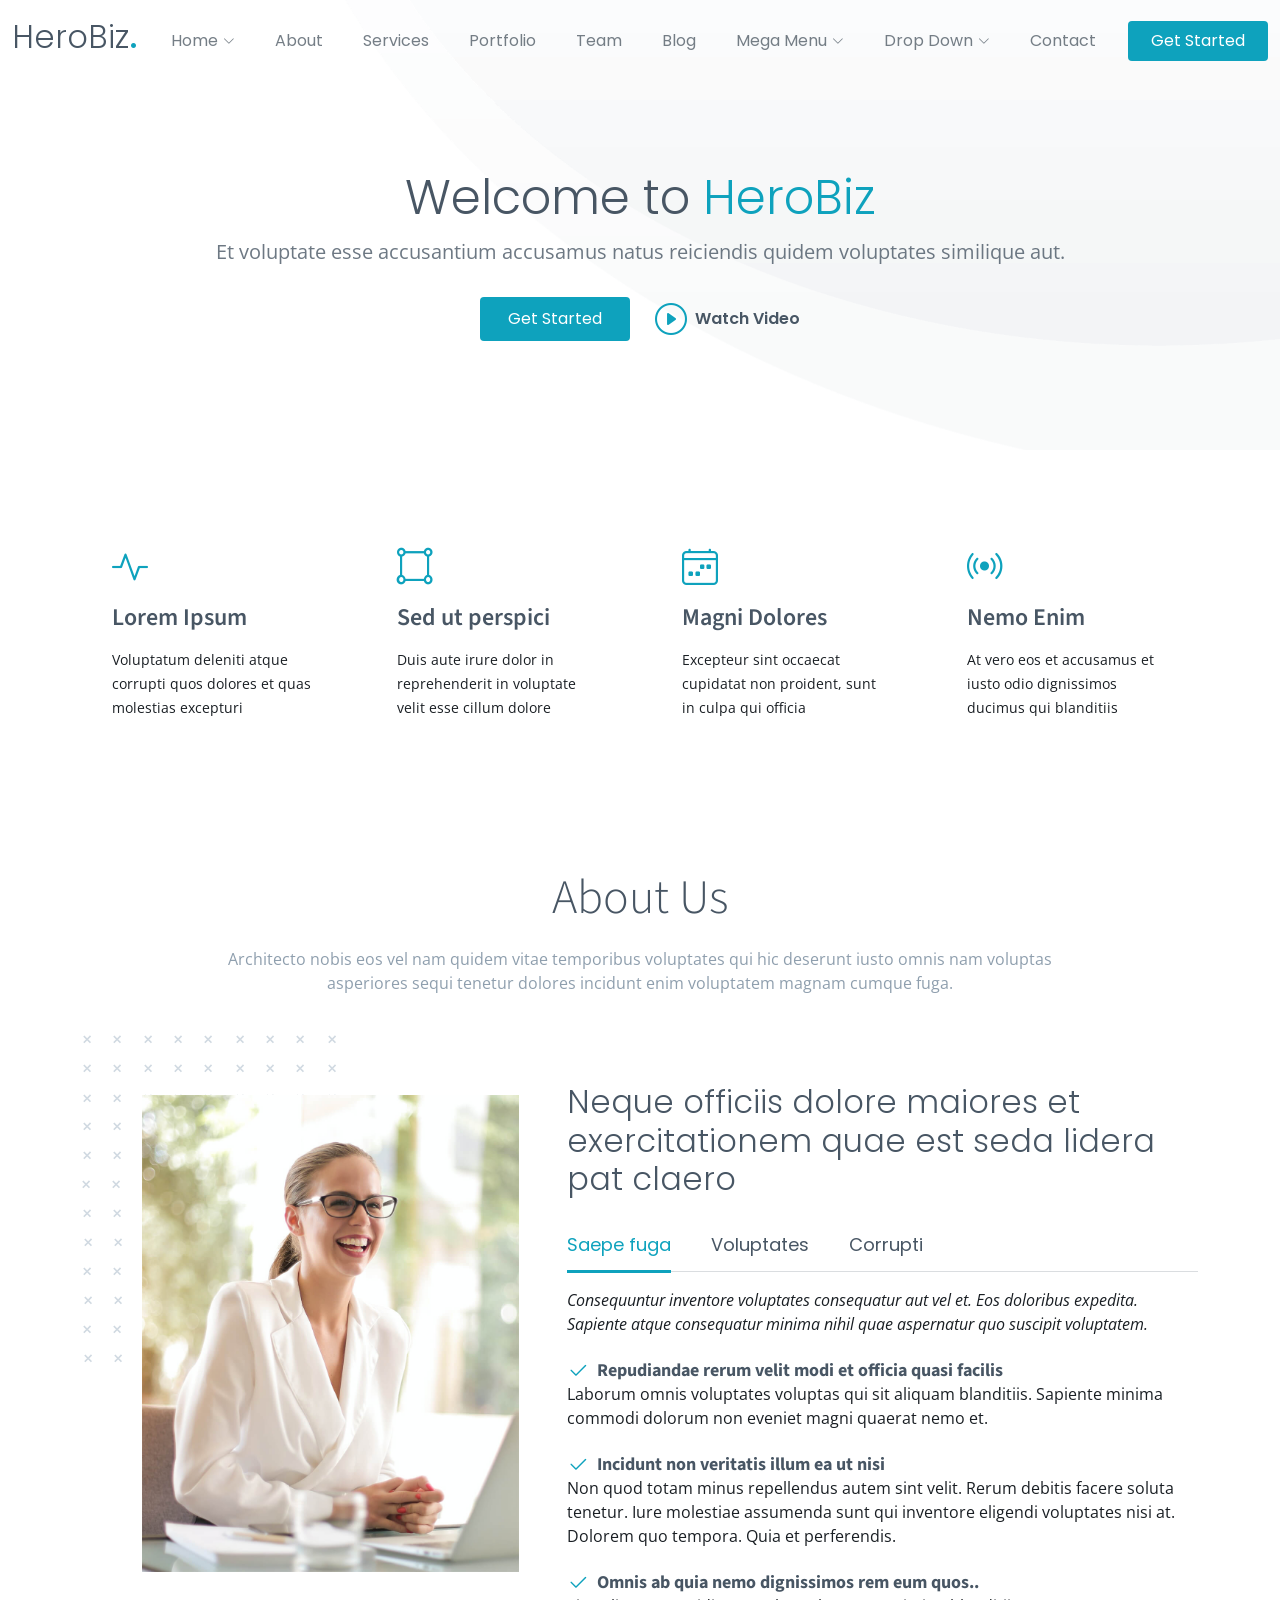
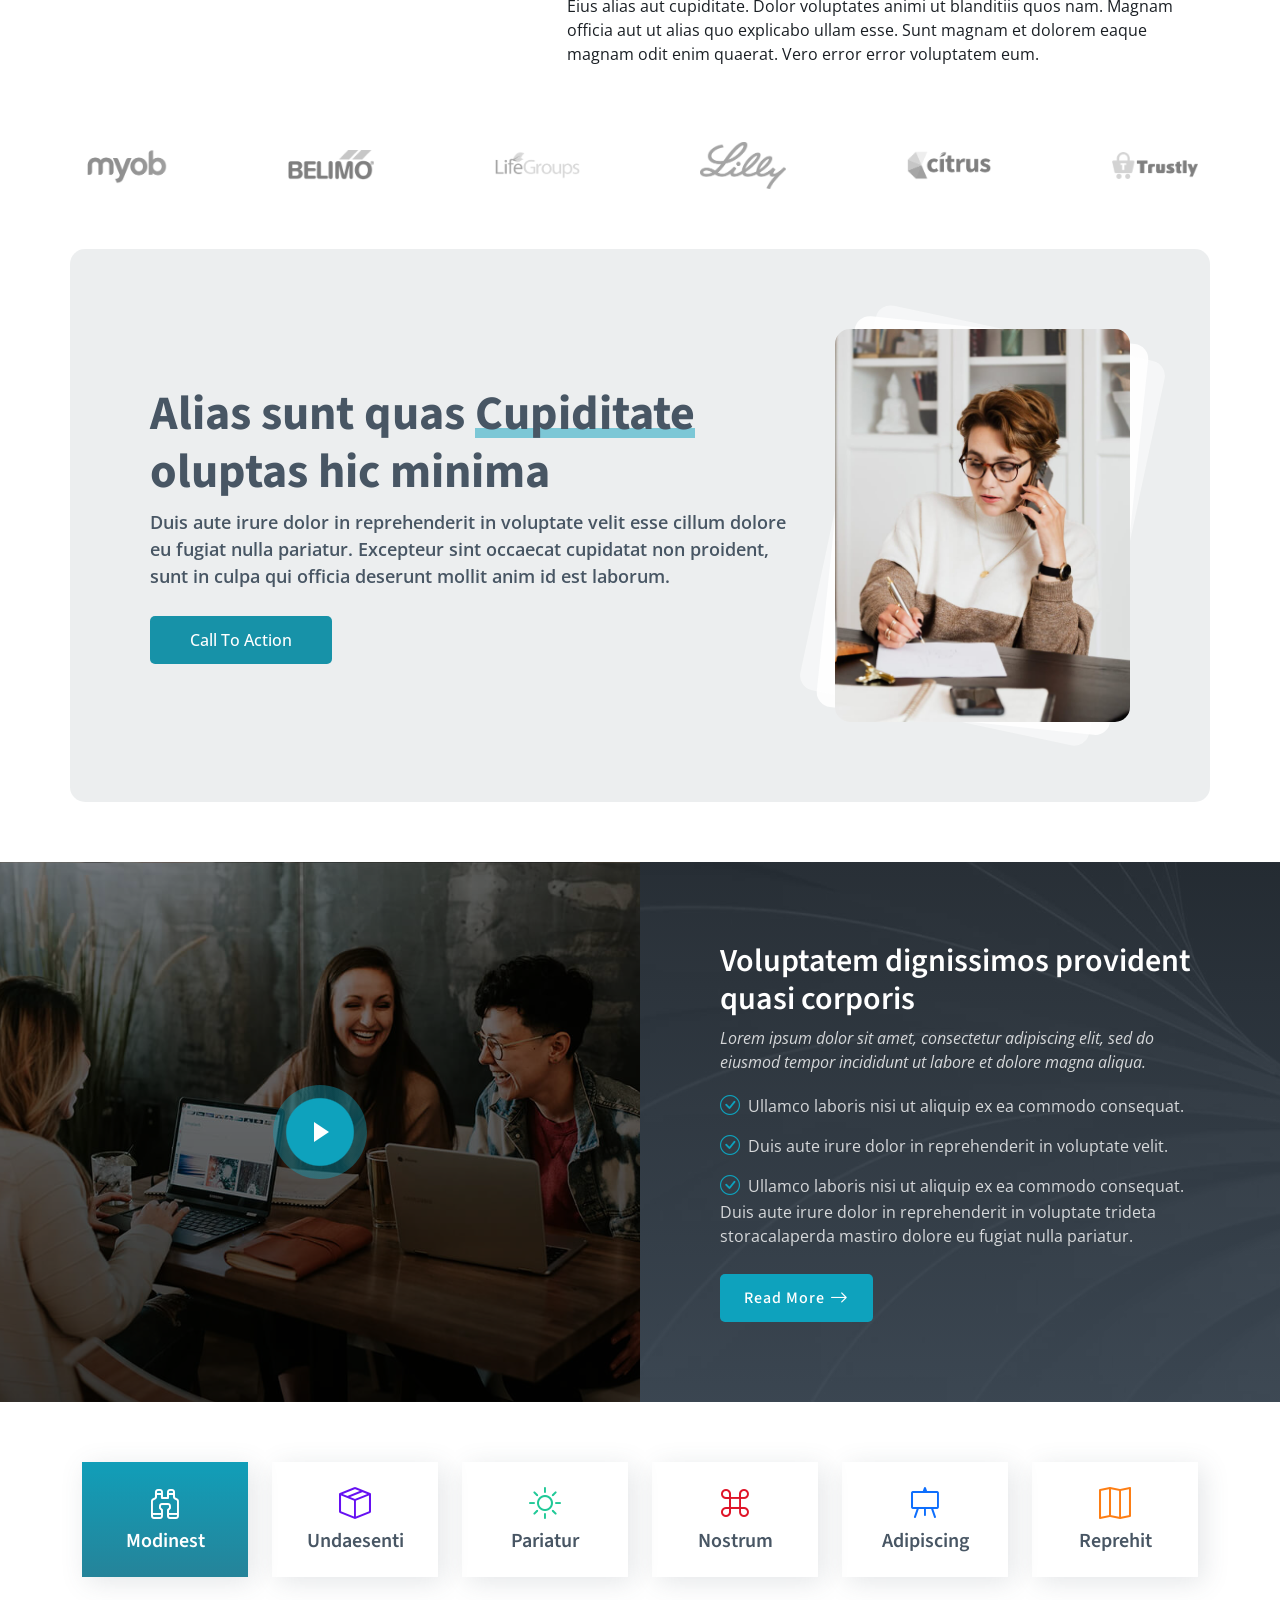
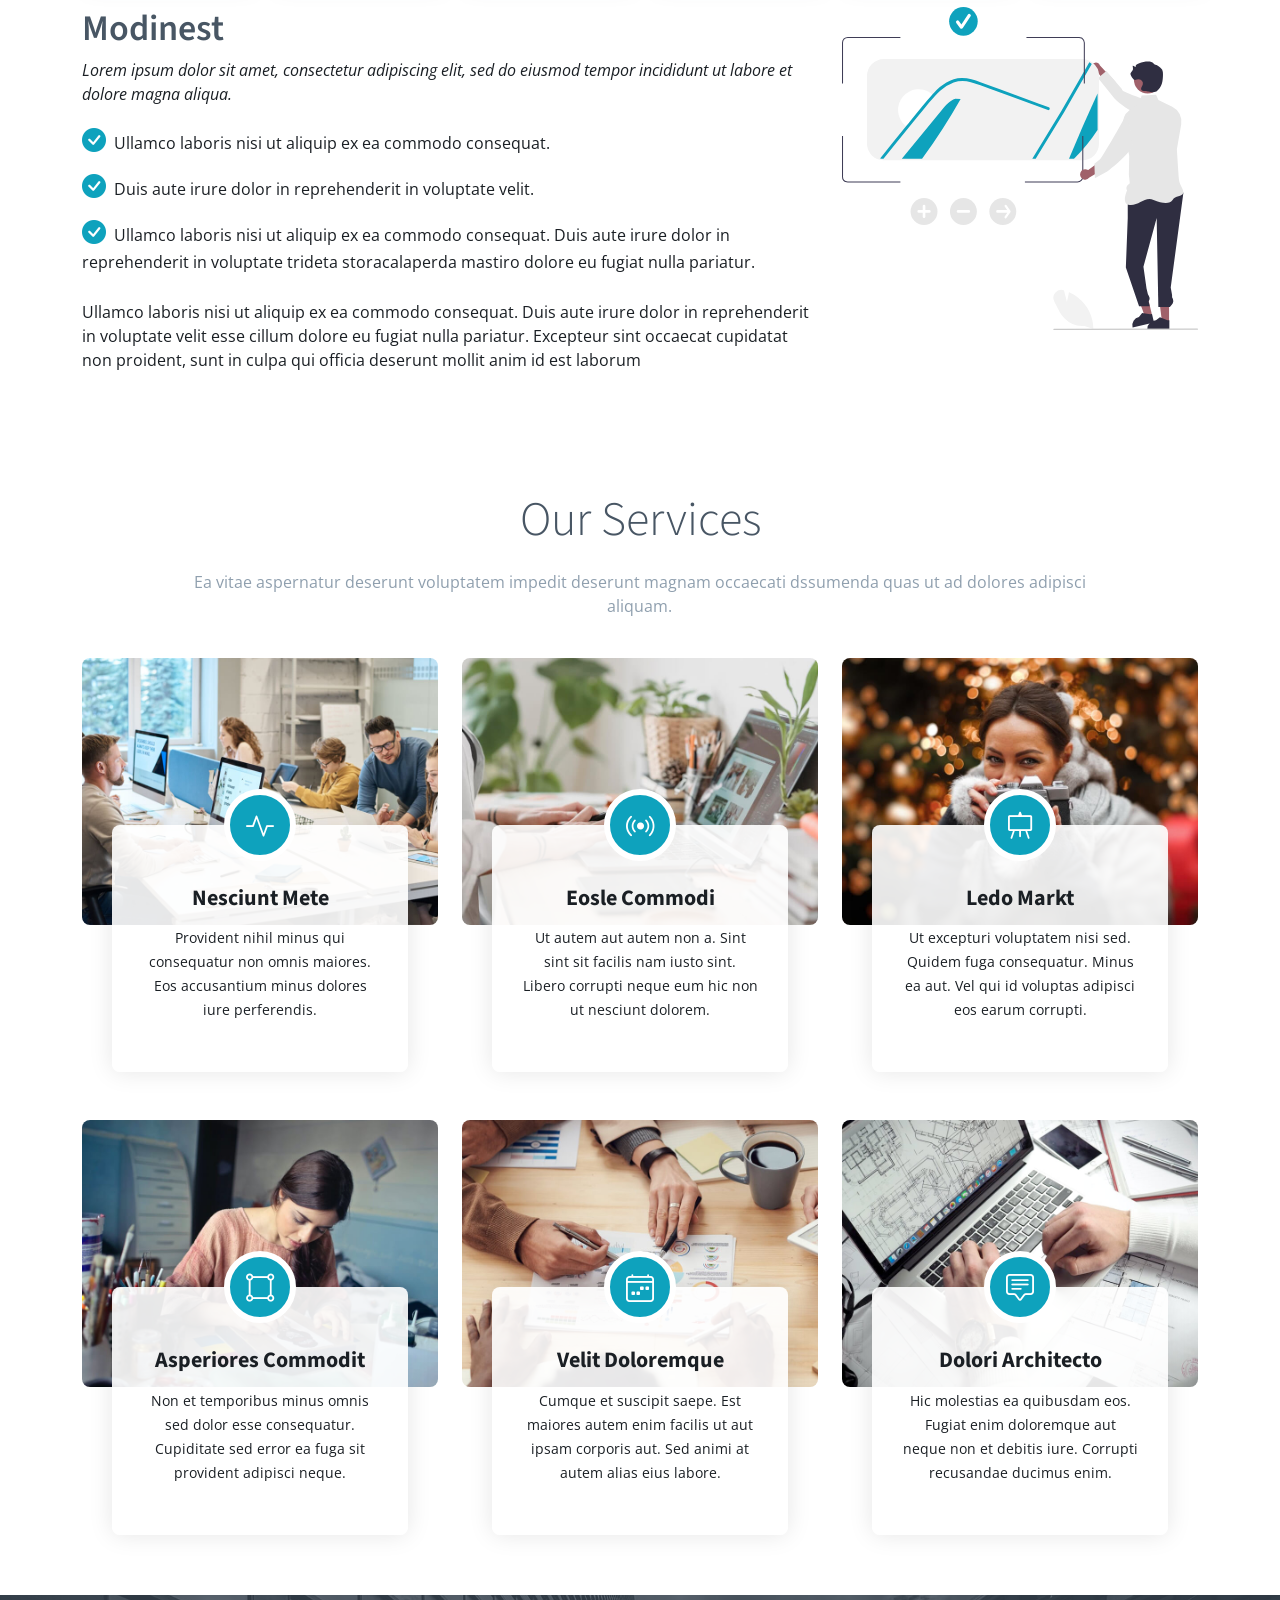
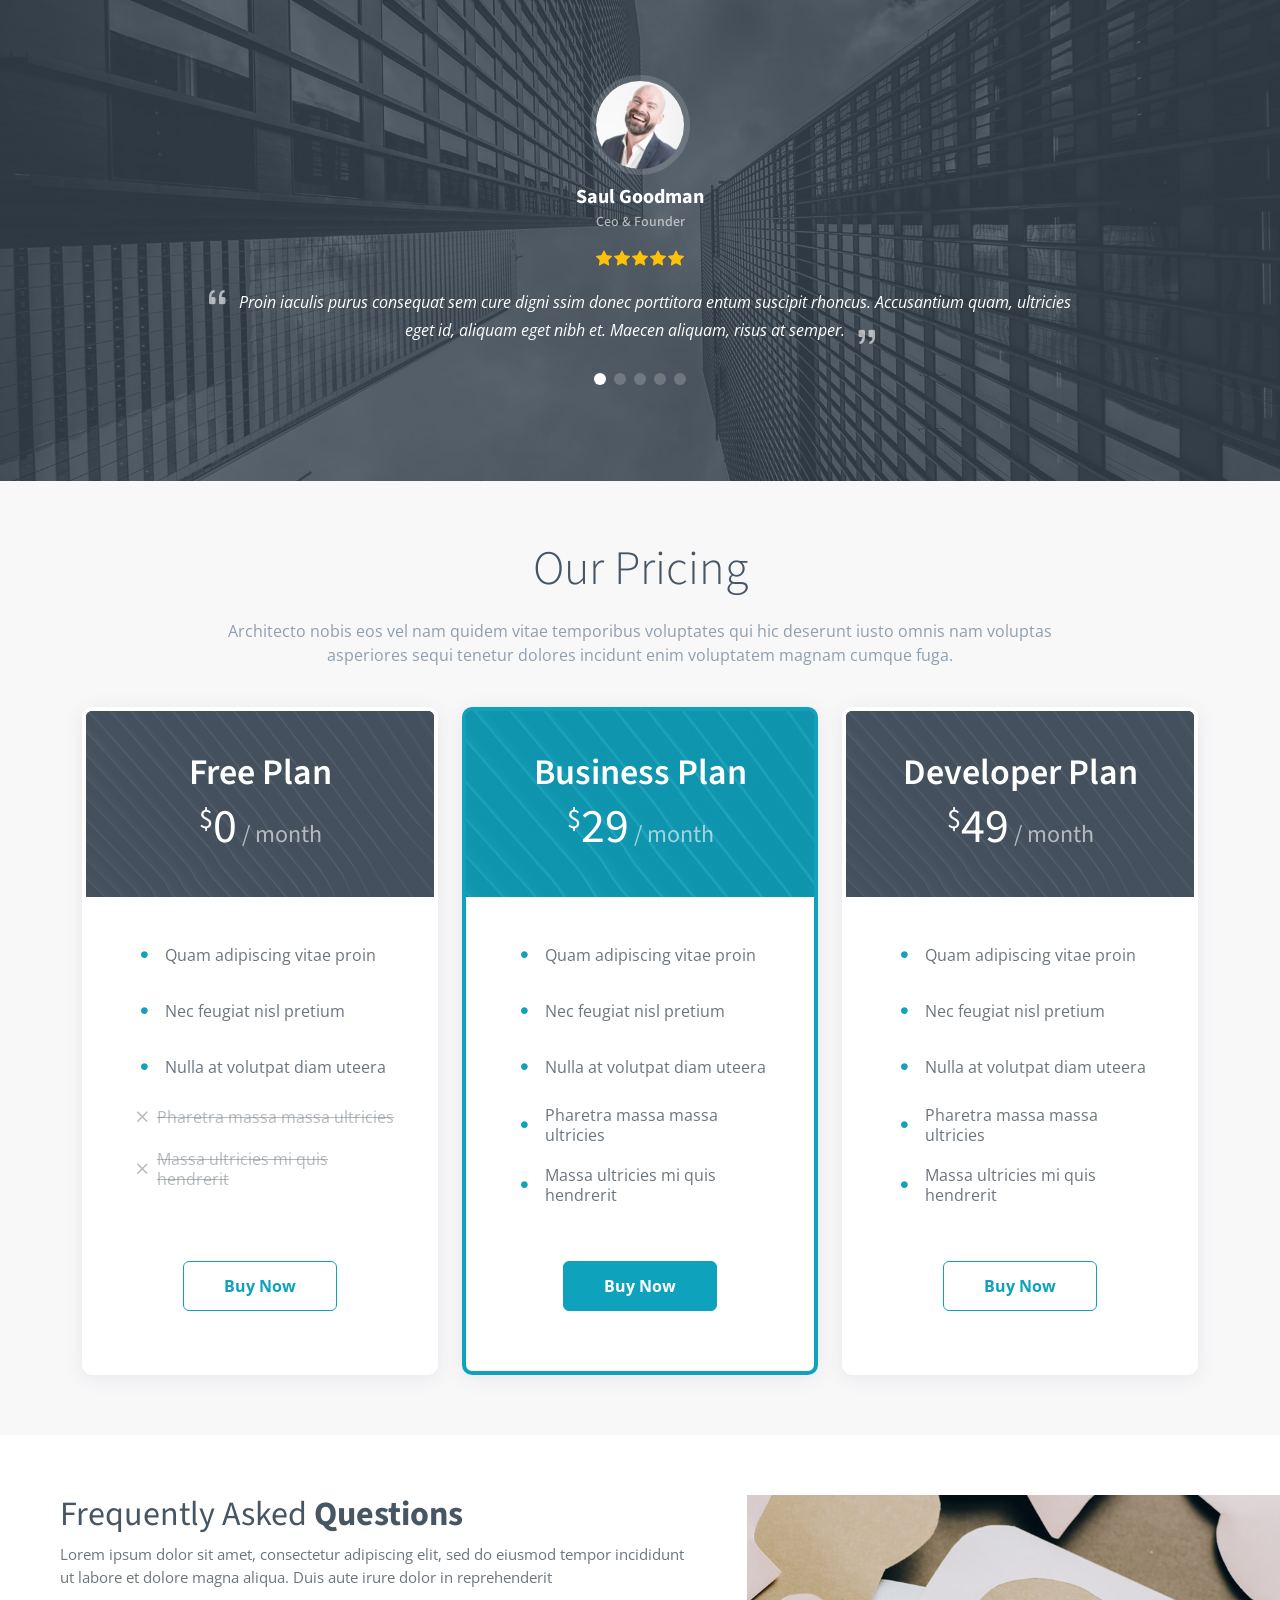
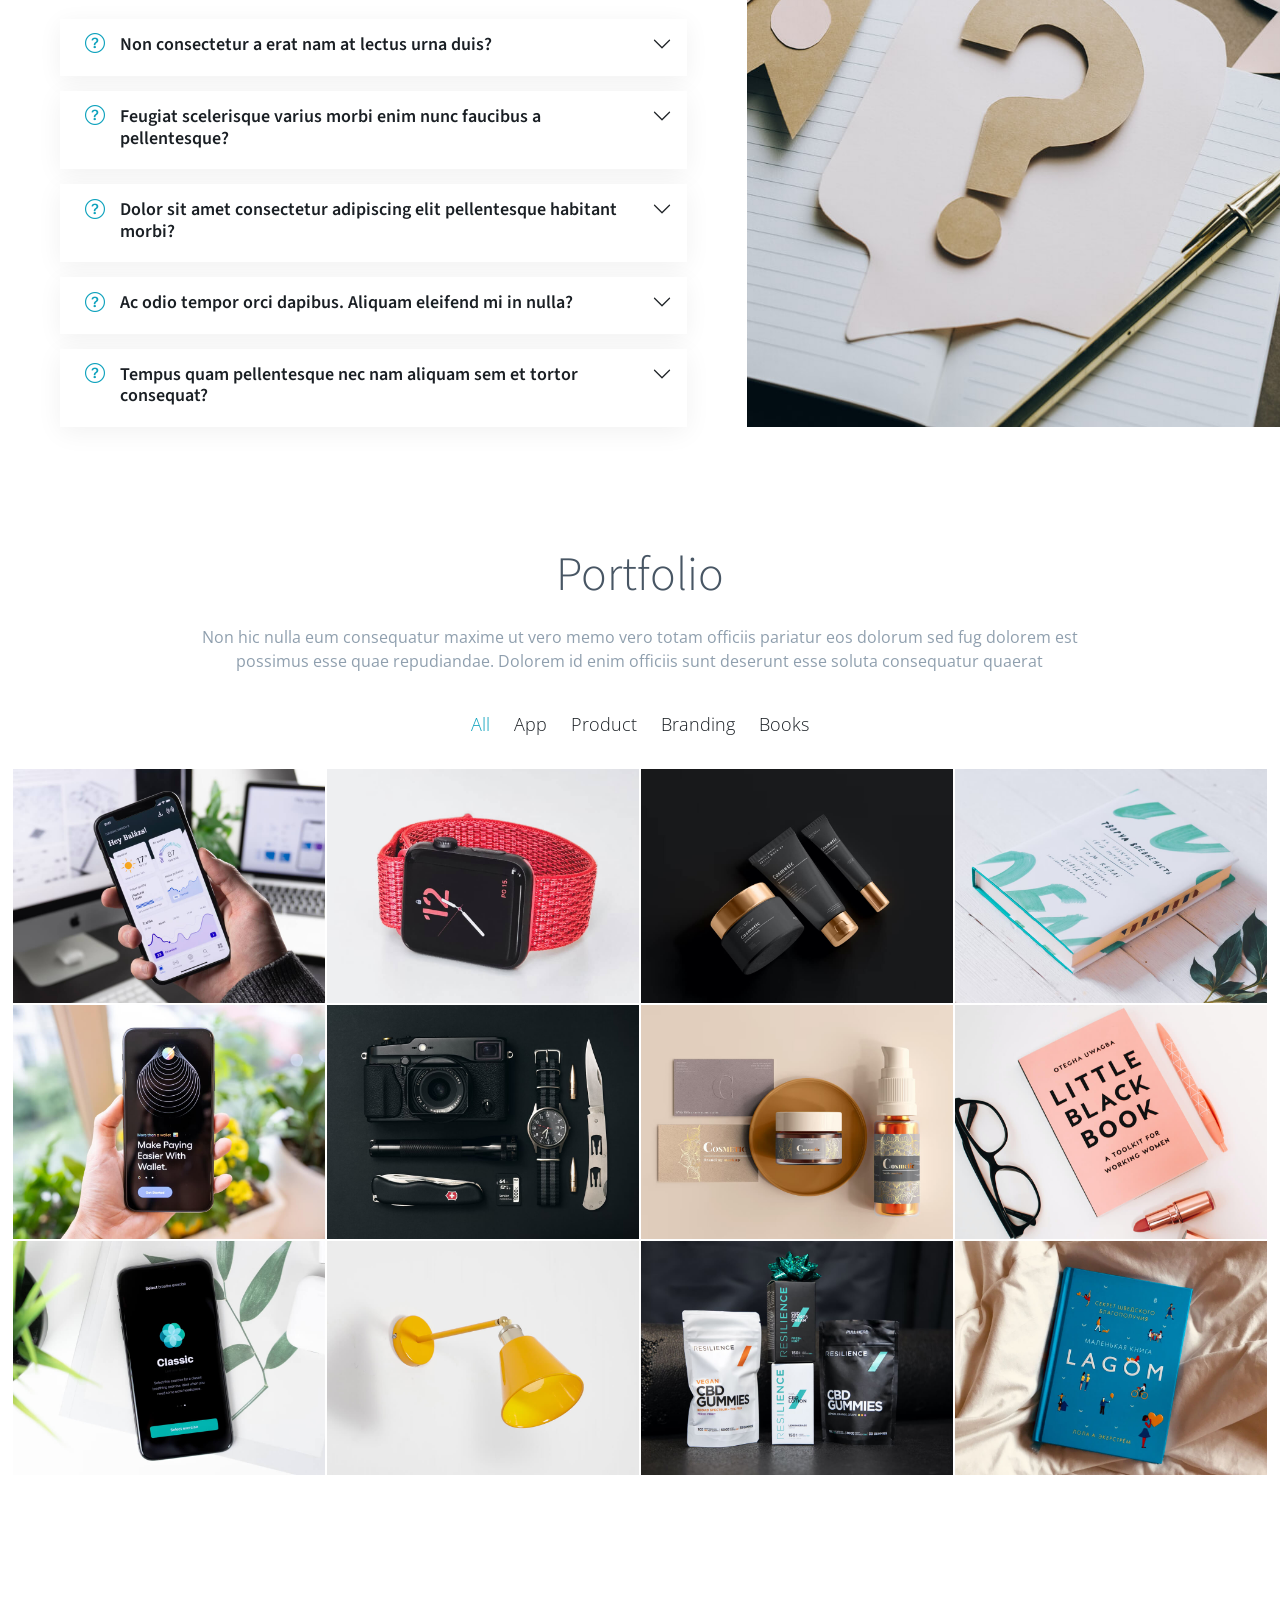
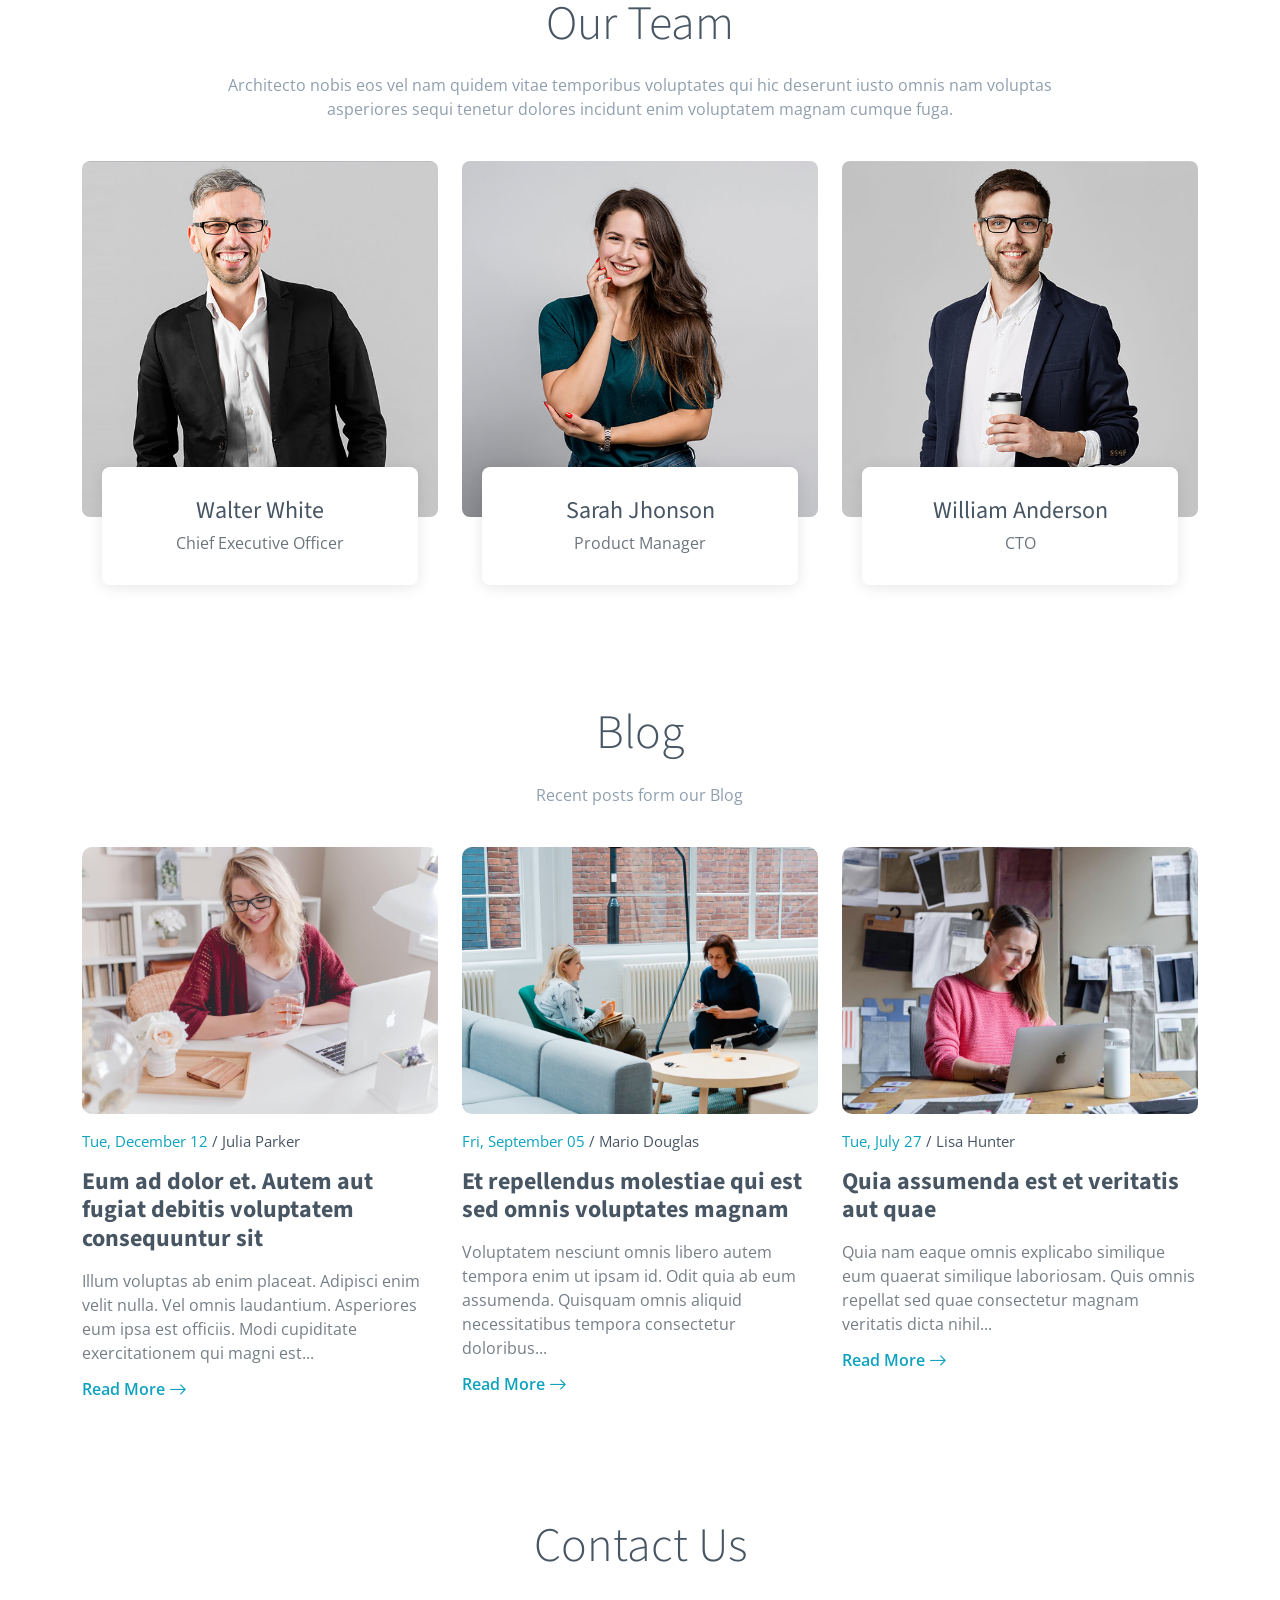
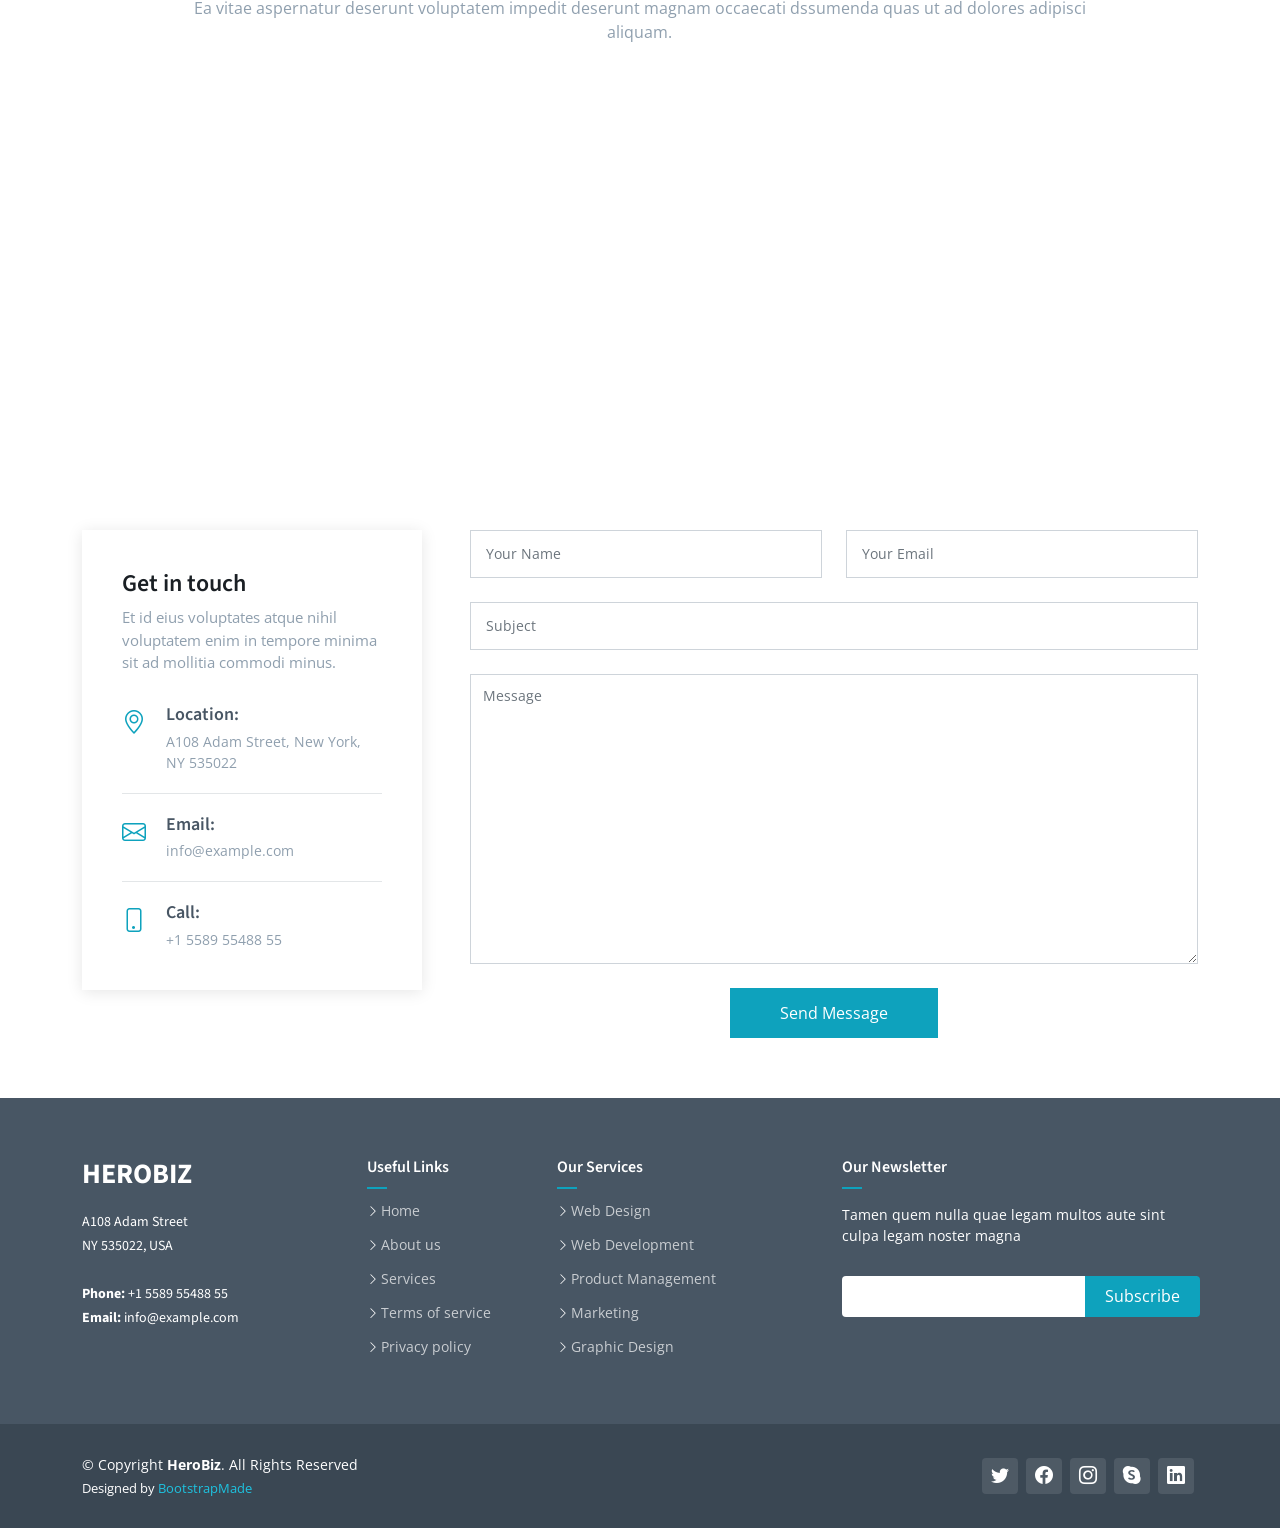
<file: index-4.html>
<!DOCTYPE html>
<html lang="en">

<head>
  <meta charset="utf-8">
  <meta content="width=device-width, initial-scale=1.0" name="viewport">

  <title>HeroBiz Bootstrap Template - Home 4</title>
  <meta content="" name="description">
  <meta content="" name="keywords">

  <!-- Favicons -->
  <link href="assets/img/favicon.png" rel="icon">
  <link href="assets/img/apple-touch-icon.png" rel="apple-touch-icon">

  <!-- Google Fonts -->
  <link rel="preconnect" href="https://fonts.googleapis.com">
  <link rel="preconnect" href="https://fonts.gstatic.com" crossorigin>
  <link href="https://fonts.googleapis.com/css2?family=Open+Sans:ital,wght@0,300;0,400;0,500;0,600;0,700;1,300;1,400;1,500;1,600;1,700&family=Poppins:ital,wght@0,300;0,400;0,500;0,600;0,700;1,300;1,400;1,500;1,600;1,700&family=Source+Sans+Pro:ital,wght@0,300;0,400;0,600;0,700;1,300;1,400;1,600;1,700&display=swap" rel="stylesheet">

  <!-- Vendor CSS Files -->
  <link href="assets/vendor/bootstrap/css/bootstrap.min.css" rel="stylesheet">
  <link href="assets/vendor/bootstrap-icons/bootstrap-icons.css" rel="stylesheet">
  <link href="assets/vendor/aos/aos.css" rel="stylesheet">
  <link href="assets/vendor/glightbox/css/glightbox.min.css" rel="stylesheet">
  <link href="assets/vendor/swiper/swiper-bundle.min.css" rel="stylesheet">

  <!-- Variables CSS Files. Uncomment your preferred color scheme -->
  <link href="assets/css/variables.css" rel="stylesheet">
  <!-- <link href="assets/css/variables-blue.css" rel="stylesheet"> -->
  <!-- <link href="assets/css/variables-green.css" rel="stylesheet"> -->
  <!-- <link href="assets/css/variables-orange.css" rel="stylesheet"> -->
  <!-- <link href="assets/css/variables-purple.css" rel="stylesheet"> -->
  <!-- <link href="assets/css/variables-red.css" rel="stylesheet"> -->
  <!-- <link href="assets/css/variables-pink.css" rel="stylesheet"> -->

  <!-- Template Main CSS File -->
  <link href="assets/css/main.css" rel="stylesheet">

  <!-- =======================================================
  * Template Name: HeroBiz - v2.4.0
  * Template URL: https://bootstrapmade.com/herobiz-bootstrap-business-template/
  * Author: BootstrapMade.com
  * License: https://bootstrapmade.com/license/
  ======================================================== -->
</head>

<body>

  <!-- ======= Header ======= -->
  <header id="header" class="header fixed-top" data-scrollto-offset="0">
    <div class="container-fluid d-flex align-items-center justify-content-between">

      <a href="index.html" class="logo d-flex align-items-center scrollto me-auto me-lg-0">
        <!-- Uncomment the line below if you also wish to use an image logo -->
        <!-- <img src="assets/img/logo.png" alt=""> -->
        <h1>HeroBiz<span>.</span></h1>
      </a>

      <nav id="navbar" class="navbar">
        <ul>

          <li class="dropdown"><a href="#"><span>Home</span> <i class="bi bi-chevron-down dropdown-indicator"></i></a>
            <ul>
              <li><a href="index.html">Home 1 - index.html</a></li>
              <li><a href="index-2.html">Home 2 - index-2.html</a></li>
              <li><a href="index-3.html">Home 3 - index-3.html</a></li>
              <li><a href="index-4.html" class="active">Home 4 - index-4.html</a></li>
            </ul>
          </li>

          <li><a class="nav-link scrollto" href="index.html#about">About</a></li>
          <li><a class="nav-link scrollto" href="index.html#services">Services</a></li>
          <li><a class="nav-link scrollto" href="index.html#portfolio">Portfolio</a></li>
          <li><a class="nav-link scrollto" href="index.html#team">Team</a></li>
          <li><a href="blog.html">Blog</a></li>
          <li class="dropdown megamenu"><a href="#"><span>Mega Menu</span> <i class="bi bi-chevron-down dropdown-indicator"></i></a>
            <ul>
              <li>
                <a href="#">Column 1 link 1</a>
                <a href="#">Column 1 link 2</a>
                <a href="#">Column 1 link 3</a>
              </li>
              <li>
                <a href="#">Column 2 link 1</a>
                <a href="#">Column 2 link 2</a>
                <a href="#">Column 3 link 3</a>
              </li>
              <li>
                <a href="#">Column 3 link 1</a>
                <a href="#">Column 3 link 2</a>
                <a href="#">Column 3 link 3</a>
              </li>
              <li>
                <a href="#">Column 4 link 1</a>
                <a href="#">Column 4 link 2</a>
                <a href="#">Column 4 link 3</a>
              </li>
            </ul>
          </li>
          <li class="dropdown"><a href="#"><span>Drop Down</span> <i class="bi bi-chevron-down dropdown-indicator"></i></a>
            <ul>
              <li><a href="#">Drop Down 1</a></li>
              <li class="dropdown"><a href="#"><span>Deep Drop Down</span> <i class="bi bi-chevron-down dropdown-indicator"></i></a>
                <ul>
                  <li><a href="#">Deep Drop Down 1</a></li>
                  <li><a href="#">Deep Drop Down 2</a></li>
                  <li><a href="#">Deep Drop Down 3</a></li>
                  <li><a href="#">Deep Drop Down 4</a></li>
                  <li><a href="#">Deep Drop Down 5</a></li>
                </ul>
              </li>
              <li><a href="#">Drop Down 2</a></li>
              <li><a href="#">Drop Down 3</a></li>
              <li><a href="#">Drop Down 4</a></li>
            </ul>
          </li>
          <li><a class="nav-link scrollto" href="index.html#contact">Contact</a></li>
        </ul>
        <i class="bi bi-list mobile-nav-toggle d-none"></i>
      </nav><!-- .navbar -->

      <a class="btn-getstarted scrollto" href="index.html#about">Get Started</a>

    </div>
  </header><!-- End Header -->

  <section id="hero-static" class="hero-static d-flex align-items-center">
    <div class="container d-flex flex-column justify-content-center align-items-center text-center position-relative" data-aos="zoom-out">
      <h2>Welcome to <span>HeroBiz</span></h2>
      <p>Et voluptate esse accusantium accusamus natus reiciendis quidem voluptates similique aut.</p>
      <div class="d-flex">
        <a href="#about" class="btn-get-started scrollto">Get Started</a>
        <a href="https://www.youtube.com/watch?v=LXb3EKWsInQ" class="glightbox btn-watch-video d-flex align-items-center"><i class="bi bi-play-circle"></i><span>Watch Video</span></a>
      </div>
    </div>
  </section>

  <main id="main">

    <!-- ======= Featured Services Section ======= -->
    <section id="featured-services" class="featured-services">
      <div class="container">

        <div class="row gy-4">

          <div class="col-xl-3 col-md-6 d-flex" data-aos="zoom-out">
            <div class="service-item position-relative">
              <div class="icon"><i class="bi bi-activity icon"></i></div>
              <h4><a href="" class="stretched-link">Lorem Ipsum</a></h4>
              <p>Voluptatum deleniti atque corrupti quos dolores et quas molestias excepturi</p>
            </div>
          </div><!-- End Service Item -->

          <div class="col-xl-3 col-md-6 d-flex" data-aos="zoom-out" data-aos-delay="200">
            <div class="service-item position-relative">
              <div class="icon"><i class="bi bi-bounding-box-circles icon"></i></div>
              <h4><a href="" class="stretched-link">Sed ut perspici</a></h4>
              <p>Duis aute irure dolor in reprehenderit in voluptate velit esse cillum dolore</p>
            </div>
          </div><!-- End Service Item -->

          <div class="col-xl-3 col-md-6 d-flex" data-aos="zoom-out" data-aos-delay="400">
            <div class="service-item position-relative">
              <div class="icon"><i class="bi bi-calendar4-week icon"></i></div>
              <h4><a href="" class="stretched-link">Magni Dolores</a></h4>
              <p>Excepteur sint occaecat cupidatat non proident, sunt in culpa qui officia</p>
            </div>
          </div><!-- End Service Item -->

          <div class="col-xl-3 col-md-6 d-flex" data-aos="zoom-out" data-aos-delay="600">
            <div class="service-item position-relative">
              <div class="icon"><i class="bi bi-broadcast icon"></i></div>
              <h4><a href="" class="stretched-link">Nemo Enim</a></h4>
              <p>At vero eos et accusamus et iusto odio dignissimos ducimus qui blanditiis</p>
            </div>
          </div><!-- End Service Item -->

        </div>

      </div>
    </section><!-- End Featured Services Section -->

    <!-- ======= About Section ======= -->
    <section id="about" class="about">
      <div class="container" data-aos="fade-up">

        <div class="section-header">
          <h2>About Us</h2>
          <p>Architecto nobis eos vel nam quidem vitae temporibus voluptates qui hic deserunt iusto omnis nam voluptas asperiores sequi tenetur dolores incidunt enim voluptatem magnam cumque fuga.</p>
        </div>

        <div class="row g-4 g-lg-5" data-aos="fade-up" data-aos-delay="200">

          <div class="col-lg-5">
            <div class="about-img">
              <img src="assets/img/about.jpg" class="img-fluid" alt="">
            </div>
          </div>

          <div class="col-lg-7">
            <h3 class="pt-0 pt-lg-5">Neque officiis dolore maiores et exercitationem quae est seda lidera pat claero</h3>

            <!-- Tabs -->
            <ul class="nav nav-pills mb-3">
              <li><a class="nav-link active" data-bs-toggle="pill" href="#tab1">Saepe fuga</a></li>
              <li><a class="nav-link" data-bs-toggle="pill" href="#tab2">Voluptates</a></li>
              <li><a class="nav-link" data-bs-toggle="pill" href="#tab3">Corrupti</a></li>
            </ul><!-- End Tabs -->

            <!-- Tab Content -->
            <div class="tab-content">

              <div class="tab-pane fade show active" id="tab1">

                <p class="fst-italic">Consequuntur inventore voluptates consequatur aut vel et. Eos doloribus expedita. Sapiente atque consequatur minima nihil quae aspernatur quo suscipit voluptatem.</p>

                <div class="d-flex align-items-center mt-4">
                  <i class="bi bi-check2"></i>
                  <h4>Repudiandae rerum velit modi et officia quasi facilis</h4>
                </div>
                <p>Laborum omnis voluptates voluptas qui sit aliquam blanditiis. Sapiente minima commodi dolorum non eveniet magni quaerat nemo et.</p>

                <div class="d-flex align-items-center mt-4">
                  <i class="bi bi-check2"></i>
                  <h4>Incidunt non veritatis illum ea ut nisi</h4>
                </div>
                <p>Non quod totam minus repellendus autem sint velit. Rerum debitis facere soluta tenetur. Iure molestiae assumenda sunt qui inventore eligendi voluptates nisi at. Dolorem quo tempora. Quia et perferendis.</p>

                <div class="d-flex align-items-center mt-4">
                  <i class="bi bi-check2"></i>
                  <h4>Omnis ab quia nemo dignissimos rem eum quos..</h4>
                </div>
                <p>Eius alias aut cupiditate. Dolor voluptates animi ut blanditiis quos nam. Magnam officia aut ut alias quo explicabo ullam esse. Sunt magnam et dolorem eaque magnam odit enim quaerat. Vero error error voluptatem eum.</p>

              </div><!-- End Tab 1 Content -->

              <div class="tab-pane fade show" id="tab2">

                <p class="fst-italic">Consequuntur inventore voluptates consequatur aut vel et. Eos doloribus expedita. Sapiente atque consequatur minima nihil quae aspernatur quo suscipit voluptatem.</p>

                <div class="d-flex align-items-center mt-4">
                  <i class="bi bi-check2"></i>
                  <h4>Repudiandae rerum velit modi et officia quasi facilis</h4>
                </div>
                <p>Laborum omnis voluptates voluptas qui sit aliquam blanditiis. Sapiente minima commodi dolorum non eveniet magni quaerat nemo et.</p>

                <div class="d-flex align-items-center mt-4">
                  <i class="bi bi-check2"></i>
                  <h4>Incidunt non veritatis illum ea ut nisi</h4>
                </div>
                <p>Non quod totam minus repellendus autem sint velit. Rerum debitis facere soluta tenetur. Iure molestiae assumenda sunt qui inventore eligendi voluptates nisi at. Dolorem quo tempora. Quia et perferendis.</p>

                <div class="d-flex align-items-center mt-4">
                  <i class="bi bi-check2"></i>
                  <h4>Omnis ab quia nemo dignissimos rem eum quos..</h4>
                </div>
                <p>Eius alias aut cupiditate. Dolor voluptates animi ut blanditiis quos nam. Magnam officia aut ut alias quo explicabo ullam esse. Sunt magnam et dolorem eaque magnam odit enim quaerat. Vero error error voluptatem eum.</p>

              </div><!-- End Tab 2 Content -->

              <div class="tab-pane fade show" id="tab3">

                <p class="fst-italic">Consequuntur inventore voluptates consequatur aut vel et. Eos doloribus expedita. Sapiente atque consequatur minima nihil quae aspernatur quo suscipit voluptatem.</p>

                <div class="d-flex align-items-center mt-4">
                  <i class="bi bi-check2"></i>
                  <h4>Repudiandae rerum velit modi et officia quasi facilis</h4>
                </div>
                <p>Laborum omnis voluptates voluptas qui sit aliquam blanditiis. Sapiente minima commodi dolorum non eveniet magni quaerat nemo et.</p>

                <div class="d-flex align-items-center mt-4">
                  <i class="bi bi-check2"></i>
                  <h4>Incidunt non veritatis illum ea ut nisi</h4>
                </div>
                <p>Non quod totam minus repellendus autem sint velit. Rerum debitis facere soluta tenetur. Iure molestiae assumenda sunt qui inventore eligendi voluptates nisi at. Dolorem quo tempora. Quia et perferendis.</p>

                <div class="d-flex align-items-center mt-4">
                  <i class="bi bi-check2"></i>
                  <h4>Omnis ab quia nemo dignissimos rem eum quos..</h4>
                </div>
                <p>Eius alias aut cupiditate. Dolor voluptates animi ut blanditiis quos nam. Magnam officia aut ut alias quo explicabo ullam esse. Sunt magnam et dolorem eaque magnam odit enim quaerat. Vero error error voluptatem eum.</p>

              </div><!-- End Tab 3 Content -->

            </div>

          </div>

        </div>

      </div>
    </section><!-- End About Section -->

    <!-- ======= Clients Section ======= -->
    <section id="clients" class="clients">
      <div class="container" data-aos="zoom-out">

        <div class="clients-slider swiper">
          <div class="swiper-wrapper align-items-center">
            <div class="swiper-slide"><img src="assets/img/clients/client-1.png" class="img-fluid" alt=""></div>
            <div class="swiper-slide"><img src="assets/img/clients/client-2.png" class="img-fluid" alt=""></div>
            <div class="swiper-slide"><img src="assets/img/clients/client-3.png" class="img-fluid" alt=""></div>
            <div class="swiper-slide"><img src="assets/img/clients/client-4.png" class="img-fluid" alt=""></div>
            <div class="swiper-slide"><img src="assets/img/clients/client-5.png" class="img-fluid" alt=""></div>
            <div class="swiper-slide"><img src="assets/img/clients/client-6.png" class="img-fluid" alt=""></div>
            <div class="swiper-slide"><img src="assets/img/clients/client-7.png" class="img-fluid" alt=""></div>
            <div class="swiper-slide"><img src="assets/img/clients/client-8.png" class="img-fluid" alt=""></div>
          </div>
        </div>

      </div>
    </section><!-- End Clients Section -->

    <!-- ======= Call To Action Section ======= -->
    <section id="cta" class="cta">
      <div class="container" data-aos="zoom-out">

        <div class="row g-5">

          <div class="col-lg-8 col-md-6 content d-flex flex-column justify-content-center order-last order-md-first">
            <h3>Alias sunt quas <em>Cupiditate</em> oluptas hic minima</h3>
            <p> Duis aute irure dolor in reprehenderit in voluptate velit esse cillum dolore eu fugiat nulla pariatur. Excepteur sint occaecat cupidatat non proident, sunt in culpa qui officia deserunt mollit anim id est laborum.</p>
            <a class="cta-btn align-self-start" href="#">Call To Action</a>
          </div>

          <div class="col-lg-4 col-md-6 order-first order-md-last d-flex align-items-center">
            <div class="img">
              <img src="assets/img/cta.jpg" alt="" class="img-fluid">
            </div>
          </div>

        </div>

      </div>
    </section><!-- End Call To Action Section -->

    <!-- ======= On Focus Section ======= -->
    <section id="onfocus" class="onfocus">
      <div class="container-fluid p-0" data-aos="fade-up">

        <div class="row g-0">
          <div class="col-lg-6 video-play position-relative">
            <a href="https://www.youtube.com/watch?v=LXb3EKWsInQ" class="glightbox play-btn"></a>
          </div>
          <div class="col-lg-6">
            <div class="content d-flex flex-column justify-content-center h-100">
              <h3>Voluptatem dignissimos provident quasi corporis</h3>
              <p class="fst-italic">
                Lorem ipsum dolor sit amet, consectetur adipiscing elit, sed do eiusmod tempor incididunt ut labore et dolore
                magna aliqua.
              </p>
              <ul>
                <li><i class="bi bi-check-circle"></i> Ullamco laboris nisi ut aliquip ex ea commodo consequat.</li>
                <li><i class="bi bi-check-circle"></i> Duis aute irure dolor in reprehenderit in voluptate velit.</li>
                <li><i class="bi bi-check-circle"></i> Ullamco laboris nisi ut aliquip ex ea commodo consequat. Duis aute irure dolor in reprehenderit in voluptate trideta storacalaperda mastiro dolore eu fugiat nulla pariatur.</li>
              </ul>
              <a href="#" class="read-more align-self-start"><span>Read More</span><i class="bi bi-arrow-right"></i></a>
            </div>
          </div>
        </div>

      </div>
    </section><!-- End On Focus Section -->

    <!-- ======= Features Section ======= -->
    <section id="features" class="features">
      <div class="container" data-aos="fade-up">

        <ul class="nav nav-tabs row gy-4 d-flex">

          <li class="nav-item col-6 col-md-4 col-lg-2">
            <a class="nav-link active show" data-bs-toggle="tab" data-bs-target="#tab-1">
              <i class="bi bi-binoculars color-cyan"></i>
              <h4>Modinest</h4>
            </a>
          </li><!-- End Tab 1 Nav -->

          <li class="nav-item col-6 col-md-4 col-lg-2">
            <a class="nav-link" data-bs-toggle="tab" data-bs-target="#tab-2">
              <i class="bi bi-box-seam color-indigo"></i>
              <h4>Undaesenti</h4>
            </a>
          </li><!-- End Tab 2 Nav -->

          <li class="nav-item col-6 col-md-4 col-lg-2">
            <a class="nav-link" data-bs-toggle="tab" data-bs-target="#tab-3">
              <i class="bi bi-brightness-high color-teal"></i>
              <h4>Pariatur</h4>
            </a>
          </li><!-- End Tab 3 Nav -->

          <li class="nav-item col-6 col-md-4 col-lg-2">
            <a class="nav-link" data-bs-toggle="tab" data-bs-target="#tab-4">
              <i class="bi bi-command color-red"></i>
              <h4>Nostrum</h4>
            </a>
          </li><!-- End Tab 4 Nav -->

          <li class="nav-item col-6 col-md-4 col-lg-2">
            <a class="nav-link" data-bs-toggle="tab" data-bs-target="#tab-5">
              <i class="bi bi-easel color-blue"></i>
              <h4>Adipiscing</h4>
            </a>
          </li><!-- End Tab 5 Nav -->

          <li class="nav-item col-6 col-md-4 col-lg-2">
            <a class="nav-link" data-bs-toggle="tab" data-bs-target="#tab-6">
              <i class="bi bi-map color-orange"></i>
              <h4>Reprehit</h4>
            </a>
          </li><!-- End Tab 6 Nav -->

        </ul>

        <div class="tab-content">

          <div class="tab-pane active show" id="tab-1">
            <div class="row gy-4">
              <div class="col-lg-8 order-2 order-lg-1" data-aos="fade-up" data-aos-delay="100">
                <h3>Modinest</h3>
                <p class="fst-italic">
                  Lorem ipsum dolor sit amet, consectetur adipiscing elit, sed do eiusmod tempor incididunt ut labore et dolore
                  magna aliqua.
                </p>
                <ul>
                  <li><i class="bi bi-check-circle-fill"></i> Ullamco laboris nisi ut aliquip ex ea commodo consequat.</li>
                  <li><i class="bi bi-check-circle-fill"></i> Duis aute irure dolor in reprehenderit in voluptate velit.</li>
                  <li><i class="bi bi-check-circle-fill"></i> Ullamco laboris nisi ut aliquip ex ea commodo consequat. Duis aute irure dolor in reprehenderit in voluptate trideta storacalaperda mastiro dolore eu fugiat nulla pariatur.</li>
                </ul>
                <p>
                  Ullamco laboris nisi ut aliquip ex ea commodo consequat. Duis aute irure dolor in reprehenderit in voluptate
                  velit esse cillum dolore eu fugiat nulla pariatur. Excepteur sint occaecat cupidatat non proident, sunt in
                  culpa qui officia deserunt mollit anim id est laborum
                </p>
              </div>
              <div class="col-lg-4 order-1 order-lg-2 text-center" data-aos="fade-up" data-aos-delay="200">
                <img src="assets/img/features-1.svg" alt="" class="img-fluid">
              </div>
            </div>
          </div><!-- End Tab Content 1 -->

          <div class="tab-pane" id="tab-2">
            <div class="row gy-4">
              <div class="col-lg-8 order-2 order-lg-1">
                <h3>Undaesenti</h3>
                <p>
                  Ullamco laboris nisi ut aliquip ex ea commodo consequat. Duis aute irure dolor in reprehenderit in voluptate
                  velit esse cillum dolore eu fugiat nulla pariatur. Excepteur sint occaecat cupidatat non proident, sunt in
                  culpa qui officia deserunt mollit anim id est laborum
                </p>
                <p class="fst-italic">
                  Lorem ipsum dolor sit amet, consectetur adipiscing elit, sed do eiusmod tempor incididunt ut labore et dolore
                  magna aliqua.
                </p>
                <ul>
                  <li><i class="bi bi-check-circle-fill"></i> Ullamco laboris nisi ut aliquip ex ea commodo consequat.</li>
                  <li><i class="bi bi-check-circle-fill"></i> Duis aute irure dolor in reprehenderit in voluptate velit.</li>
                  <li><i class="bi bi-check-circle-fill"></i> Provident mollitia neque rerum asperiores dolores quos qui a. Ipsum neque dolor voluptate nisi sed.</li>
                  <li><i class="bi bi-check-circle-fill"></i> Ullamco laboris nisi ut aliquip ex ea commodo consequat. Duis aute irure dolor in reprehenderit in voluptate trideta storacalaperda mastiro dolore eu fugiat nulla pariatur.</li>
                </ul>
              </div>
              <div class="col-lg-4 order-1 order-lg-2 text-center">
                <img src="assets/img/features-2.svg" alt="" class="img-fluid">
              </div>
            </div>
          </div><!-- End Tab Content 2 -->

          <div class="tab-pane" id="tab-3">
            <div class="row gy-4">
              <div class="col-lg-8 order-2 order-lg-1">
                <h3>Pariatur</h3>
                <p>
                  Ullamco laboris nisi ut aliquip ex ea commodo consequat. Duis aute irure dolor in reprehenderit in voluptate
                  velit esse cillum dolore eu fugiat nulla pariatur. Excepteur sint occaecat cupidatat non proident, sunt in
                  culpa qui officia deserunt mollit anim id est laborum
                </p>
                <ul>
                  <li><i class="bi bi-check-circle-fill"></i> Ullamco laboris nisi ut aliquip ex ea commodo consequat.</li>
                  <li><i class="bi bi-check-circle-fill"></i> Duis aute irure dolor in reprehenderit in voluptate velit.</li>
                  <li><i class="bi bi-check-circle-fill"></i> Provident mollitia neque rerum asperiores dolores quos qui a. Ipsum neque dolor voluptate nisi sed.</li>
                </ul>
                <p class="fst-italic">
                  Lorem ipsum dolor sit amet, consectetur adipiscing elit, sed do eiusmod tempor incididunt ut labore et dolore
                  magna aliqua.
                </p>
              </div>
              <div class="col-lg-4 order-1 order-lg-2 text-center">
                <img src="assets/img/features-3.svg" alt="" class="img-fluid">
              </div>
            </div>
          </div><!-- End Tab Content 3 -->

          <div class="tab-pane" id="tab-4">
            <div class="row gy-4">
              <div class="col-lg-8 order-2 order-lg-1">
                <h3>Nostrum</h3>
                <p>
                  Ullamco laboris nisi ut aliquip ex ea commodo consequat. Duis aute irure dolor in reprehenderit in voluptate
                  velit esse cillum dolore eu fugiat nulla pariatur. Excepteur sint occaecat cupidatat non proident, sunt in
                  culpa qui officia deserunt mollit anim id est laborum
                </p>
                <p class="fst-italic">
                  Lorem ipsum dolor sit amet, consectetur adipiscing elit, sed do eiusmod tempor incididunt ut labore et dolore
                  magna aliqua.
                </p>
                <ul>
                  <li><i class="bi bi-check-circle-fill"></i> Ullamco laboris nisi ut aliquip ex ea commodo consequat.</li>
                  <li><i class="bi bi-check-circle-fill"></i> Duis aute irure dolor in reprehenderit in voluptate velit.</li>
                  <li><i class="bi bi-check-circle-fill"></i> Ullamco laboris nisi ut aliquip ex ea commodo consequat. Duis aute irure dolor in reprehenderit in voluptate trideta storacalaperda mastiro dolore eu fugiat nulla pariatur.</li>
                </ul>
              </div>
              <div class="col-lg-4 order-1 order-lg-2 text-center">
                <img src="assets/img/features-4.svg" alt="" class="img-fluid">
              </div>
            </div>
          </div><!-- End Tab Content 4 -->

          <div class="tab-pane" id="tab-5">
            <div class="row gy-4">
              <div class="col-lg-8 order-2 order-lg-1">
                <h3>Adipiscing</h3>
                <p>
                  Ullamco laboris nisi ut aliquip ex ea commodo consequat. Duis aute irure dolor in reprehenderit in voluptate
                  velit esse cillum dolore eu fugiat nulla pariatur. Excepteur sint occaecat cupidatat non proident, sunt in
                  culpa qui officia deserunt mollit anim id est laborum
                </p>
                <p class="fst-italic">
                  Lorem ipsum dolor sit amet, consectetur adipiscing elit, sed do eiusmod tempor incididunt ut labore et dolore
                  magna aliqua.
                </p>
                <ul>
                  <li><i class="bi bi-check-circle-fill"></i> Ullamco laboris nisi ut aliquip ex ea commodo consequat.</li>
                  <li><i class="bi bi-check-circle-fill"></i> Duis aute irure dolor in reprehenderit in voluptate velit.</li>
                  <li><i class="bi bi-check-circle-fill"></i> Ullamco laboris nisi ut aliquip ex ea commodo consequat. Duis aute irure dolor in reprehenderit in voluptate trideta storacalaperda mastiro dolore eu fugiat nulla pariatur.</li>
                </ul>
              </div>
              <div class="col-lg-4 order-1 order-lg-2 text-center">
                <img src="assets/img/features-5.svg" alt="" class="img-fluid">
              </div>
            </div>
          </div><!-- End Tab Content 5 -->

          <div class="tab-pane" id="tab-6">
            <div class="row gy-4">
              <div class="col-lg-8 order-2 order-lg-1">
                <h3>Reprehit</h3>
                <p>
                  Ullamco laboris nisi ut aliquip ex ea commodo consequat. Duis aute irure dolor in reprehenderit in voluptate
                  velit esse cillum dolore eu fugiat nulla pariatur. Excepteur sint occaecat cupidatat non proident, sunt in
                  culpa qui officia deserunt mollit anim id est laborum
                </p>
                <p class="fst-italic">
                  Lorem ipsum dolor sit amet, consectetur adipiscing elit, sed do eiusmod tempor incididunt ut labore et dolore
                  magna aliqua.
                </p>
                <ul>
                  <li><i class="bi bi-check-circle-fill"></i> Ullamco laboris nisi ut aliquip ex ea commodo consequat.</li>
                  <li><i class="bi bi-check-circle-fill"></i> Duis aute irure dolor in reprehenderit in voluptate velit.</li>
                  <li><i class="bi bi-check-circle-fill"></i> Ullamco laboris nisi ut aliquip ex ea commodo consequat. Duis aute irure dolor in reprehenderit in voluptate trideta storacalaperda mastiro dolore eu fugiat nulla pariatur.</li>
                </ul>
              </div>
              <div class="col-lg-4 order-1 order-lg-2 text-center">
                <img src="assets/img/features-6.svg" alt="" class="img-fluid">
              </div>
            </div>
          </div><!-- End Tab Content 6 -->

        </div>

      </div>
    </section><!-- End Features Section -->

    <!-- ======= Services Section ======= -->
    <section id="services" class="services">
      <div class="container" data-aos="fade-up">

        <div class="section-header">
          <h2>Our Services</h2>
          <p>Ea vitae aspernatur deserunt voluptatem impedit deserunt magnam occaecati dssumenda quas ut ad dolores adipisci aliquam.</p>
        </div>

        <div class="row gy-5">

          <div class="col-xl-4 col-md-6" data-aos="zoom-in" data-aos-delay="200">
            <div class="service-item">
              <div class="img">
                <img src="assets/img/services-1.jpg" class="img-fluid" alt="">
              </div>
              <div class="details position-relative">
                <div class="icon">
                  <i class="bi bi-activity"></i>
                </div>
                <a href="#" class="stretched-link">
                  <h3>Nesciunt Mete</h3>
                </a>
                <p>Provident nihil minus qui consequatur non omnis maiores. Eos accusantium minus dolores iure perferendis.</p>
              </div>
            </div>
          </div><!-- End Service Item -->

          <div class="col-xl-4 col-md-6" data-aos="zoom-in" data-aos-delay="300">
            <div class="service-item">
              <div class="img">
                <img src="assets/img/services-2.jpg" class="img-fluid" alt="">
              </div>
              <div class="details position-relative">
                <div class="icon">
                  <i class="bi bi-broadcast"></i>
                </div>
                <a href="#" class="stretched-link">
                  <h3>Eosle Commodi</h3>
                </a>
                <p>Ut autem aut autem non a. Sint sint sit facilis nam iusto sint. Libero corrupti neque eum hic non ut nesciunt dolorem.</p>
              </div>
            </div>
          </div><!-- End Service Item -->

          <div class="col-xl-4 col-md-6" data-aos="zoom-in" data-aos-delay="400">
            <div class="service-item">
              <div class="img">
                <img src="assets/img/services-3.jpg" class="img-fluid" alt="">
              </div>
              <div class="details position-relative">
                <div class="icon">
                  <i class="bi bi-easel"></i>
                </div>
                <a href="#" class="stretched-link">
                  <h3>Ledo Markt</h3>
                </a>
                <p>Ut excepturi voluptatem nisi sed. Quidem fuga consequatur. Minus ea aut. Vel qui id voluptas adipisci eos earum corrupti.</p>
              </div>
            </div>
          </div><!-- End Service Item -->

          <div class="col-xl-4 col-md-6" data-aos="zoom-in" data-aos-delay="500">
            <div class="service-item">
              <div class="img">
                <img src="assets/img/services-4.jpg" class="img-fluid" alt="">
              </div>
              <div class="details position-relative">
                <div class="icon">
                  <i class="bi bi-bounding-box-circles"></i>
                </div>
                <a href="#" class="stretched-link">
                  <h3>Asperiores Commodit</h3>
                </a>
                <p>Non et temporibus minus omnis sed dolor esse consequatur. Cupiditate sed error ea fuga sit provident adipisci neque.</p>
                <a href="#" class="stretched-link"></a>
              </div>
            </div>
          </div><!-- End Service Item -->

          <div class="col-xl-4 col-md-6" data-aos="zoom-in" data-aos-delay="600">
            <div class="service-item">
              <div class="img">
                <img src="assets/img/services-5.jpg" class="img-fluid" alt="">
              </div>
              <div class="details position-relative">
                <div class="icon">
                  <i class="bi bi-calendar4-week"></i>
                </div>
                <a href="#" class="stretched-link">
                  <h3>Velit Doloremque</h3>
                </a>
                <p>Cumque et suscipit saepe. Est maiores autem enim facilis ut aut ipsam corporis aut. Sed animi at autem alias eius labore.</p>
                <a href="#" class="stretched-link"></a>
              </div>
            </div>
          </div><!-- End Service Item -->

          <div class="col-xl-4 col-md-6" data-aos="zoom-in" data-aos-delay="700">
            <div class="service-item">
              <div class="img">
                <img src="assets/img/services-6.jpg" class="img-fluid" alt="">
              </div>
              <div class="details position-relative">
                <div class="icon">
                  <i class="bi bi-chat-square-text"></i>
                </div>
                <a href="#" class="stretched-link">
                  <h3>Dolori Architecto</h3>
                </a>
                <p>Hic molestias ea quibusdam eos. Fugiat enim doloremque aut neque non et debitis iure. Corrupti recusandae ducimus enim.</p>
                <a href="#" class="stretched-link"></a>
              </div>
            </div>
          </div><!-- End Service Item -->

        </div>

      </div>
    </section><!-- End Services Section -->

    <!-- ======= Testimonials Section ======= -->
    <section id="testimonials" class="testimonials">
      <div class="container" data-aos="fade-up">

        <div class="testimonials-slider swiper">
          <div class="swiper-wrapper">

            <div class="swiper-slide">
              <div class="testimonial-item">
                <img src="assets/img/testimonials/testimonials-1.jpg" class="testimonial-img" alt="">
                <h3>Saul Goodman</h3>
                <h4>Ceo &amp; Founder</h4>
                <div class="stars">
                  <i class="bi bi-star-fill"></i><i class="bi bi-star-fill"></i><i class="bi bi-star-fill"></i><i class="bi bi-star-fill"></i><i class="bi bi-star-fill"></i>
                </div>
                <p>
                  <i class="bi bi-quote quote-icon-left"></i>
                  Proin iaculis purus consequat sem cure digni ssim donec porttitora entum suscipit rhoncus. Accusantium quam, ultricies eget id, aliquam eget nibh et. Maecen aliquam, risus at semper.
                  <i class="bi bi-quote quote-icon-right"></i>
                </p>
              </div>
            </div><!-- End testimonial item -->

            <div class="swiper-slide">
              <div class="testimonial-item">
                <img src="assets/img/testimonials/testimonials-2.jpg" class="testimonial-img" alt="">
                <h3>Sara Wilsson</h3>
                <h4>Designer</h4>
                <div class="stars">
                  <i class="bi bi-star-fill"></i><i class="bi bi-star-fill"></i><i class="bi bi-star-fill"></i><i class="bi bi-star-fill"></i><i class="bi bi-star-fill"></i>
                </div>
                <p>
                  <i class="bi bi-quote quote-icon-left"></i>
                  Export tempor illum tamen malis malis eram quae irure esse labore quem cillum quid cillum eram malis quorum velit fore eram velit sunt aliqua noster fugiat irure amet legam anim culpa.
                  <i class="bi bi-quote quote-icon-right"></i>
                </p>
              </div>
            </div><!-- End testimonial item -->

            <div class="swiper-slide">
              <div class="testimonial-item">
                <img src="assets/img/testimonials/testimonials-3.jpg" class="testimonial-img" alt="">
                <h3>Jena Karlis</h3>
                <h4>Store Owner</h4>
                <div class="stars">
                  <i class="bi bi-star-fill"></i><i class="bi bi-star-fill"></i><i class="bi bi-star-fill"></i><i class="bi bi-star-fill"></i><i class="bi bi-star-fill"></i>
                </div>
                <p>
                  <i class="bi bi-quote quote-icon-left"></i>
                  Enim nisi quem export duis labore cillum quae magna enim sint quorum nulla quem veniam duis minim tempor labore quem eram duis noster aute amet eram fore quis sint minim.
                  <i class="bi bi-quote quote-icon-right"></i>
                </p>
              </div>
            </div><!-- End testimonial item -->

            <div class="swiper-slide">
              <div class="testimonial-item">
                <img src="assets/img/testimonials/testimonials-4.jpg" class="testimonial-img" alt="">
                <h3>Matt Brandon</h3>
                <h4>Freelancer</h4>
                <div class="stars">
                  <i class="bi bi-star-fill"></i><i class="bi bi-star-fill"></i><i class="bi bi-star-fill"></i><i class="bi bi-star-fill"></i><i class="bi bi-star-fill"></i>
                </div>
                <p>
                  <i class="bi bi-quote quote-icon-left"></i>
                  Fugiat enim eram quae cillum dolore dolor amet nulla culpa multos export minim fugiat minim velit minim dolor enim duis veniam ipsum anim magna sunt elit fore quem dolore labore illum veniam.
                  <i class="bi bi-quote quote-icon-right"></i>
                </p>
              </div>
            </div><!-- End testimonial item -->

            <div class="swiper-slide">
              <div class="testimonial-item">
                <img src="assets/img/testimonials/testimonials-5.jpg" class="testimonial-img" alt="">
                <h3>John Larson</h3>
                <h4>Entrepreneur</h4>
                <div class="stars">
                  <i class="bi bi-star-fill"></i><i class="bi bi-star-fill"></i><i class="bi bi-star-fill"></i><i class="bi bi-star-fill"></i><i class="bi bi-star-fill"></i>
                </div>
                <p>
                  <i class="bi bi-quote quote-icon-left"></i>
                  Quis quorum aliqua sint quem legam fore sunt eram irure aliqua veniam tempor noster veniam enim culpa labore duis sunt culpa nulla illum cillum fugiat legam esse veniam culpa fore nisi cillum quid.
                  <i class="bi bi-quote quote-icon-right"></i>
                </p>
              </div>
            </div><!-- End testimonial item -->

          </div>
          <div class="swiper-pagination"></div>
        </div>

      </div>
    </section><!-- End Testimonials Section -->

    <!-- ======= Pricing Section ======= -->
    <section id="pricing" class="pricing">
      <div class="container" data-aos="fade-up">

        <div class="section-header">
          <h2>Our Pricing</h2>
          <p>Architecto nobis eos vel nam quidem vitae temporibus voluptates qui hic deserunt iusto omnis nam voluptas asperiores sequi tenetur dolores incidunt enim voluptatem magnam cumque fuga.</p>
        </div>

        <div class="row gy-4">

          <div class="col-lg-4" data-aos="zoom-in" data-aos-delay="200">
            <div class="pricing-item">

              <div class="pricing-header">
                <h3>Free Plan</h3>
                <h4><sup>$</sup>0<span> / month</span></h4>
              </div>

              <ul>
                <li><i class="bi bi-dot"></i> <span>Quam adipiscing vitae proin</span></li>
                <li><i class="bi bi-dot"></i> <span>Nec feugiat nisl pretium</span></li>
                <li><i class="bi bi-dot"></i> <span>Nulla at volutpat diam uteera</span></li>
                <li class="na"><i class="bi bi-x"></i> <span>Pharetra massa massa ultricies</span></li>
                <li class="na"><i class="bi bi-x"></i> <span>Massa ultricies mi quis hendrerit</span></li>
              </ul>

              <div class="text-center mt-auto">
                <a href="#" class="buy-btn">Buy Now</a>
              </div>

            </div>
          </div><!-- End Pricing Item -->

          <div class="col-lg-4" data-aos="zoom-in" data-aos-delay="400">
            <div class="pricing-item featured">

              <div class="pricing-header">
                <h3>Business Plan</h3>
                <h4><sup>$</sup>29<span> / month</span></h4>
              </div>

              <ul>
                <li><i class="bi bi-dot"></i> <span>Quam adipiscing vitae proin</span></li>
                <li><i class="bi bi-dot"></i> <span>Nec feugiat nisl pretium</span></li>
                <li><i class="bi bi-dot"></i> <span>Nulla at volutpat diam uteera</spa>
                </li>
                <li><i class="bi bi-dot"></i> <span>Pharetra massa massa ultricies</spa>
                </li>
                <li><i class="bi bi-dot"></i> <span>Massa ultricies mi quis hendrerit</span></li>
              </ul>

              <div class="text-center mt-auto">
                <a href="#" class="buy-btn">Buy Now</a>
              </div>

            </div>
          </div><!-- End Pricing Item -->

          <div class="col-lg-4" data-aos="zoom-in" data-aos-delay="600">
            <div class="pricing-item">

              <div class="pricing-header">
                <h3>Developer Plan</h3>
                <h4><sup>$</sup>49<span> / month</span></h4>
              </div>

              <ul>
                <li><i class="bi bi-dot"></i> <span>Quam adipiscing vitae proin</span></li>
                <li><i class="bi bi-dot"></i> <span>Nec feugiat nisl pretium</span></li>
                <li><i class="bi bi-dot"></i> <span>Nulla at volutpat diam uteera</span></li>
                <li><i class="bi bi-dot"></i> <span>Pharetra massa massa ultricies</span></li>
                <li><i class="bi bi-dot"></i> <span>Massa ultricies mi quis hendrerit</span></li>
              </ul>

              <div class="text-center mt-auto">
                <a href="#" class="buy-btn">Buy Now</a>
              </div>

            </div>
          </div><!-- End Pricing Item -->

        </div>

      </div>
    </section><!-- End Pricing Section -->

    <!-- ======= F.A.Q Section ======= -->
    <section id="faq" class="faq">
      <div class="container-fluid" data-aos="fade-up">

        <div class="row gy-4">

          <div class="col-lg-7 d-flex flex-column justify-content-center align-items-stretch  order-2 order-lg-1">

            <div class="content px-xl-5">
              <h3>Frequently Asked <strong>Questions</strong></h3>
              <p>
                Lorem ipsum dolor sit amet, consectetur adipiscing elit, sed do eiusmod tempor incididunt ut labore et dolore magna aliqua. Duis aute irure dolor in reprehenderit
              </p>
            </div>

            <div class="accordion accordion-flush px-xl-5" id="faqlist">

              <div class="accordion-item" data-aos="fade-up" data-aos-delay="200">
                <h3 class="accordion-header">
                  <button class="accordion-button collapsed" type="button" data-bs-toggle="collapse" data-bs-target="#faq-content-1">
                    <i class="bi bi-question-circle question-icon"></i>
                    Non consectetur a erat nam at lectus urna duis?
                  </button>
                </h3>
                <div id="faq-content-1" class="accordion-collapse collapse" data-bs-parent="#faqlist">
                  <div class="accordion-body">
                    Feugiat pretium nibh ipsum consequat. Tempus iaculis urna id volutpat lacus laoreet non curabitur gravida. Venenatis lectus magna fringilla urna porttitor rhoncus dolor purus non.
                  </div>
                </div>
              </div><!-- # Faq item-->

              <div class="accordion-item" data-aos="fade-up" data-aos-delay="300">
                <h3 class="accordion-header">
                  <button class="accordion-button collapsed" type="button" data-bs-toggle="collapse" data-bs-target="#faq-content-2">
                    <i class="bi bi-question-circle question-icon"></i>
                    Feugiat scelerisque varius morbi enim nunc faucibus a pellentesque?
                  </button>
                </h3>
                <div id="faq-content-2" class="accordion-collapse collapse" data-bs-parent="#faqlist">
                  <div class="accordion-body">
                    Dolor sit amet consectetur adipiscing elit pellentesque habitant morbi. Id interdum velit laoreet id donec ultrices. Fringilla phasellus faucibus scelerisque eleifend donec pretium. Est pellentesque elit ullamcorper dignissim. Mauris ultrices eros in cursus turpis massa tincidunt dui.
                  </div>
                </div>
              </div><!-- # Faq item-->

              <div class="accordion-item" data-aos="fade-up" data-aos-delay="400">
                <h3 class="accordion-header">
                  <button class="accordion-button collapsed" type="button" data-bs-toggle="collapse" data-bs-target="#faq-content-3">
                    <i class="bi bi-question-circle question-icon"></i>
                    Dolor sit amet consectetur adipiscing elit pellentesque habitant morbi?
                  </button>
                </h3>
                <div id="faq-content-3" class="accordion-collapse collapse" data-bs-parent="#faqlist">
                  <div class="accordion-body">
                    Eleifend mi in nulla posuere sollicitudin aliquam ultrices sagittis orci. Faucibus pulvinar elementum integer enim. Sem nulla pharetra diam sit amet nisl suscipit. Rutrum tellus pellentesque eu tincidunt. Lectus urna duis convallis convallis tellus. Urna molestie at elementum eu facilisis sed odio morbi quis
                  </div>
                </div>
              </div><!-- # Faq item-->

              <div class="accordion-item" data-aos="fade-up" data-aos-delay="500">
                <h3 class="accordion-header">
                  <button class="accordion-button collapsed" type="button" data-bs-toggle="collapse" data-bs-target="#faq-content-4">
                    <i class="bi bi-question-circle question-icon"></i>
                    Ac odio tempor orci dapibus. Aliquam eleifend mi in nulla?
                  </button>
                </h3>
                <div id="faq-content-4" class="accordion-collapse collapse" data-bs-parent="#faqlist">
                  <div class="accordion-body">
                    <i class="bi bi-question-circle question-icon"></i>
                    Dolor sit amet consectetur adipiscing elit pellentesque habitant morbi. Id interdum velit laoreet id donec ultrices. Fringilla phasellus faucibus scelerisque eleifend donec pretium. Est pellentesque elit ullamcorper dignissim. Mauris ultrices eros in cursus turpis massa tincidunt dui.
                  </div>
                </div>
              </div><!-- # Faq item-->

              <div class="accordion-item" data-aos="fade-up" data-aos-delay="600">
                <h3 class="accordion-header">
                  <button class="accordion-button collapsed" type="button" data-bs-toggle="collapse" data-bs-target="#faq-content-5">
                    <i class="bi bi-question-circle question-icon"></i>
                    Tempus quam pellentesque nec nam aliquam sem et tortor consequat?
                  </button>
                </h3>
                <div id="faq-content-5" class="accordion-collapse collapse" data-bs-parent="#faqlist">
                  <div class="accordion-body">
                    Molestie a iaculis at erat pellentesque adipiscing commodo. Dignissim suspendisse in est ante in. Nunc vel risus commodo viverra maecenas accumsan. Sit amet nisl suscipit adipiscing bibendum est. Purus gravida quis blandit turpis cursus in
                  </div>
                </div>
              </div><!-- # Faq item-->

            </div>

          </div>

          <div class="col-lg-5 align-items-stretch order-1 order-lg-2 img" style='background-image: url("assets/img/faq.jpg");'>&nbsp;</div>
        </div>

      </div>
    </section><!-- End F.A.Q Section -->

    <!-- ======= Portfolio Section ======= -->
    <section id="portfolio" class="portfolio" data-aos="fade-up">

      <div class="container">

        <div class="section-header">
          <h2>Portfolio</h2>
          <p>Non hic nulla eum consequatur maxime ut vero memo vero totam officiis pariatur eos dolorum sed fug dolorem est possimus esse quae repudiandae. Dolorem id enim officiis sunt deserunt esse soluta consequatur quaerat</p>
        </div>

      </div>

      <div class="container-fluid" data-aos="fade-up" data-aos-delay="200">

        <div class="portfolio-isotope" data-portfolio-filter="*" data-portfolio-layout="masonry" data-portfolio-sort="original-order">

          <ul class="portfolio-flters">
            <li data-filter="*" class="filter-active">All</li>
            <li data-filter=".filter-app">App</li>
            <li data-filter=".filter-product">Product</li>
            <li data-filter=".filter-branding">Branding</li>
            <li data-filter=".filter-books">Books</li>
          </ul><!-- End Portfolio Filters -->

          <div class="row g-0 portfolio-container">

            <div class="col-xl-3 col-lg-4 col-md-6 portfolio-item filter-app">
              <img src="assets/img/portfolio/app-1.jpg" class="img-fluid" alt="">
              <div class="portfolio-info">
                <h4>App 1</h4>
                <a href="assets/img/portfolio/app-1.jpg" title="App 1" data-gallery="portfolio-gallery" class="glightbox preview-link"><i class="bi bi-zoom-in"></i></a>
                <a href="portfolio-details.html" title="More Details" class="details-link"><i class="bi bi-link-45deg"></i></a>
              </div>
            </div><!-- End Portfolio Item -->

            <div class="col-xl-3 col-lg-4 col-md-6 portfolio-item filter-product">
              <img src="assets/img/portfolio/product-1.jpg" class="img-fluid" alt="">
              <div class="portfolio-info">
                <h4>Product 1</h4>
                <a href="assets/img/portfolio/product-1.jpg" title="Product 1" data-gallery="portfolio-gallery" class="glightbox preview-link"><i class="bi bi-zoom-in"></i></a>
                <a href="portfolio-details.html" title="More Details" class="details-link"><i class="bi bi-link-45deg"></i></a>
              </div>
            </div><!-- End Portfolio Item -->

            <div class="col-xl-3 col-lg-4 col-md-6 portfolio-item filter-branding">
              <img src="assets/img/portfolio/branding-1.jpg" class="img-fluid" alt="">
              <div class="portfolio-info">
                <h4>Branding 1</h4>
                <a href="assets/img/portfolio/branding-1.jpg" title="Branding 1" data-gallery="portfolio-gallery" class="glightbox preview-link"><i class="bi bi-zoom-in"></i></a>
                <a href="portfolio-details.html" title="More Details" class="details-link"><i class="bi bi-link-45deg"></i></a>
              </div>
            </div><!-- End Portfolio Item -->

            <div class="col-xl-3 col-lg-4 col-md-6 portfolio-item filter-books">
              <img src="assets/img/portfolio/books-1.jpg" class="img-fluid" alt="">
              <div class="portfolio-info">
                <h4>Books 1</h4>
                <a href="assets/img/portfolio/books-1.jpg" title="Branding 1" data-gallery="portfolio-gallery" class="glightbox preview-link"><i class="bi bi-zoom-in"></i></a>
                <a href="portfolio-details.html" title="More Details" class="details-link"><i class="bi bi-link-45deg"></i></a>
              </div>
            </div><!-- End Portfolio Item -->

            <div class="col-xl-3 col-lg-4 col-md-6 portfolio-item filter-app">
              <img src="assets/img/portfolio/app-2.jpg" class="img-fluid" alt="">
              <div class="portfolio-info">
                <h4>App 2</h4>
                <a href="assets/img/portfolio/app-2.jpg" title="App 2" data-gallery="portfolio-gallery" class="glightbox preview-link"><i class="bi bi-zoom-in"></i></a>
                <a href="portfolio-details.html" title="More Details" class="details-link"><i class="bi bi-link-45deg"></i></a>
              </div>
            </div><!-- End Portfolio Item -->

            <div class="col-xl-3 col-lg-4 col-md-6 portfolio-item filter-product">
              <img src="assets/img/portfolio/product-2.jpg" class="img-fluid" alt="">
              <div class="portfolio-info">
                <h4>Product 2</h4>
                <a href="assets/img/portfolio/product-2.jpg" title="Product 2" data-gallery="portfolio-gallery" class="glightbox preview-link"><i class="bi bi-zoom-in"></i></a>
                <a href="portfolio-details.html" title="More Details" class="details-link"><i class="bi bi-link-45deg"></i></a>
              </div>
            </div><!-- End Portfolio Item -->

            <div class="col-xl-3 col-lg-4 col-md-6 portfolio-item filter-branding">
              <img src="assets/img/portfolio/branding-2.jpg" class="img-fluid" alt="">
              <div class="portfolio-info">
                <h4>Branding 2</h4>
                <a href="assets/img/portfolio/branding-2.jpg" title="Branding 2" data-gallery="portfolio-gallery" class="glightbox preview-link"><i class="bi bi-zoom-in"></i></a>
                <a href="portfolio-details.html" title="More Details" class="details-link"><i class="bi bi-link-45deg"></i></a>
              </div>
            </div><!-- End Portfolio Item -->

            <div class="col-xl-3 col-lg-4 col-md-6 portfolio-item filter-books">
              <img src="assets/img/portfolio/books-2.jpg" class="img-fluid" alt="">
              <div class="portfolio-info">
                <h4>Books 2</h4>
                <a href="assets/img/portfolio/books-2.jpg" title="Branding 2" data-gallery="portfolio-gallery" class="glightbox preview-link"><i class="bi bi-zoom-in"></i></a>
                <a href="portfolio-details.html" title="More Details" class="details-link"><i class="bi bi-link-45deg"></i></a>
              </div>
            </div><!-- End Portfolio Item -->

            <div class="col-xl-3 col-lg-4 col-md-6 portfolio-item filter-app">
              <img src="assets/img/portfolio/app-3.jpg" class="img-fluid" alt="">
              <div class="portfolio-info">
                <h4>App 3</h4>
                <a href="assets/img/portfolio/app-3.jpg" title="App 3" data-gallery="portfolio-gallery" class="glightbox preview-link"><i class="bi bi-zoom-in"></i></a>
                <a href="portfolio-details.html" title="More Details" class="details-link"><i class="bi bi-link-45deg"></i></a>
              </div>
            </div><!-- End Portfolio Item -->

            <div class="col-xl-3 col-lg-4 col-md-6 portfolio-item filter-product">
              <img src="assets/img/portfolio/product-3.jpg" class="img-fluid" alt="">
              <div class="portfolio-info">
                <h4>Product 3</h4>
                <a href="assets/img/portfolio/product-3.jpg" title="Product 3" data-gallery="portfolio-gallery" class="glightbox preview-link"><i class="bi bi-zoom-in"></i></a>
                <a href="portfolio-details.html" title="More Details" class="details-link"><i class="bi bi-link-45deg"></i></a>
              </div>
            </div><!-- End Portfolio Item -->

            <div class="col-xl-3 col-lg-4 col-md-6 portfolio-item filter-branding">
              <img src="assets/img/portfolio/branding-3.jpg" class="img-fluid" alt="">
              <div class="portfolio-info">
                <h4>Branding 3</h4>
                <a href="assets/img/portfolio/branding-3.jpg" title="Branding 2" data-gallery="portfolio-gallery" class="glightbox preview-link"><i class="bi bi-zoom-in"></i></a>
                <a href="portfolio-details.html" title="More Details" class="details-link"><i class="bi bi-link-45deg"></i></a>
              </div>
            </div><!-- End Portfolio Item -->

            <div class="col-xl-3 col-lg-4 col-md-6 portfolio-item filter-books">
              <img src="assets/img/portfolio/books-3.jpg" class="img-fluid" alt="">
              <div class="portfolio-info">
                <h4>Books 3</h4>
                <a href="assets/img/portfolio/books-3.jpg" title="Branding 3" data-gallery="portfolio-gallery" class="glightbox preview-link"><i class="bi bi-zoom-in"></i></a>
                <a href="portfolio-details.html" title="More Details" class="details-link"><i class="bi bi-link-45deg"></i></a>
              </div>
            </div><!-- End Portfolio Item -->

          </div><!-- End Portfolio Container -->

        </div>

      </div>
    </section><!-- End Portfolio Section -->

    <!-- ======= Team Section ======= -->
    <section id="team" class="team">
      <div class="container" data-aos="fade-up">

        <div class="section-header">
          <h2>Our Team</h2>
          <p>Architecto nobis eos vel nam quidem vitae temporibus voluptates qui hic deserunt iusto omnis nam voluptas asperiores sequi tenetur dolores incidunt enim voluptatem magnam cumque fuga.</p>
        </div>

        <div class="row gy-5">

          <div class="col-xl-4 col-md-6 d-flex" data-aos="zoom-in" data-aos-delay="200">
            <div class="team-member">
              <div class="member-img">
                <img src="assets/img/team/team-1.jpg" class="img-fluid" alt="">
              </div>
              <div class="member-info">
                <div class="social">
                  <a href=""><i class="bi bi-twitter"></i></a>
                  <a href=""><i class="bi bi-facebook"></i></a>
                  <a href=""><i class="bi bi-instagram"></i></a>
                  <a href=""><i class="bi bi-linkedin"></i></a>
                </div>
                <h4>Walter White</h4>
                <span>Chief Executive Officer</span>
              </div>
            </div>
          </div><!-- End Team Member -->

          <div class="col-xl-4 col-md-6 d-flex" data-aos="zoom-in" data-aos-delay="400">
            <div class="team-member">
              <div class="member-img">
                <img src="assets/img/team/team-2.jpg" class="img-fluid" alt="">
              </div>
              <div class="member-info">
                <div class="social">
                  <a href=""><i class="bi bi-twitter"></i></a>
                  <a href=""><i class="bi bi-facebook"></i></a>
                  <a href=""><i class="bi bi-instagram"></i></a>
                  <a href=""><i class="bi bi-linkedin"></i></a>
                </div>
                <h4>Sarah Jhonson</h4>
                <span>Product Manager</span>
              </div>
            </div>
          </div><!-- End Team Member -->

          <div class="col-xl-4 col-md-6 d-flex" data-aos="zoom-in" data-aos-delay="600">
            <div class="team-member">
              <div class="member-img">
                <img src="assets/img/team/team-3.jpg" class="img-fluid" alt="">
              </div>
              <div class="member-info">
                <div class="social">
                  <a href=""><i class="bi bi-twitter"></i></a>
                  <a href=""><i class="bi bi-facebook"></i></a>
                  <a href=""><i class="bi bi-instagram"></i></a>
                  <a href=""><i class="bi bi-linkedin"></i></a>
                </div>
                <h4>William Anderson</h4>
                <span>CTO</span>
              </div>
            </div>
          </div><!-- End Team Member -->

        </div>

      </div>
    </section><!-- End Team Section -->

    <!-- ======= Recent Blog Posts Section ======= -->
    <section id="recent-blog-posts" class="recent-blog-posts">

      <div class="container" data-aos="fade-up">

        <div class="section-header">
          <h2>Blog</h2>
          <p>Recent posts form our Blog</p>
        </div>

        <div class="row">

          <div class="col-lg-4" data-aos="fade-up" data-aos-delay="200">
            <div class="post-box">
              <div class="post-img"><img src="assets/img/blog/blog-1.jpg" class="img-fluid" alt=""></div>
              <div class="meta">
                <span class="post-date">Tue, December 12</span>
                <span class="post-author"> / Julia Parker</span>
              </div>
              <h3 class="post-title">Eum ad dolor et. Autem aut fugiat debitis voluptatem consequuntur sit</h3>
              <p>Illum voluptas ab enim placeat. Adipisci enim velit nulla. Vel omnis laudantium. Asperiores eum ipsa est officiis. Modi cupiditate exercitationem qui magni est...</p>
              <a href="blog-details.html" class="readmore stretched-link"><span>Read More</span><i class="bi bi-arrow-right"></i></a>
            </div>
          </div>

          <div class="col-lg-4" data-aos="fade-up" data-aos-delay="400">
            <div class="post-box">
              <div class="post-img"><img src="assets/img/blog/blog-2.jpg" class="img-fluid" alt=""></div>
              <div class="meta">
                <span class="post-date">Fri, September 05</span>
                <span class="post-author"> / Mario Douglas</span>
              </div>
              <h3 class="post-title">Et repellendus molestiae qui est sed omnis voluptates magnam</h3>
              <p>Voluptatem nesciunt omnis libero autem tempora enim ut ipsam id. Odit quia ab eum assumenda. Quisquam omnis aliquid necessitatibus tempora consectetur doloribus...</p>
              <a href="blog-details.html" class="readmore stretched-link"><span>Read More</span><i class="bi bi-arrow-right"></i></a>
            </div>
          </div>

          <div class="col-lg-4" data-aos="fade-up" data-aos-delay="600">
            <div class="post-box">
              <div class="post-img"><img src="assets/img/blog/blog-3.jpg" class="img-fluid" alt=""></div>
              <div class="meta">
                <span class="post-date">Tue, July 27</span>
                <span class="post-author"> / Lisa Hunter</span>
              </div>
              <h3 class="post-title">Quia assumenda est et veritatis aut quae</h3>
              <p>Quia nam eaque omnis explicabo similique eum quaerat similique laboriosam. Quis omnis repellat sed quae consectetur magnam veritatis dicta nihil...</p>
              <a href="blog-details.html" class="readmore stretched-link"><span>Read More</span><i class="bi bi-arrow-right"></i></a>
            </div>
          </div>

        </div>

      </div>

    </section><!-- End Recent Blog Posts Section -->

    <!-- ======= Contact Section ======= -->
    <section id="contact" class="contact">
      <div class="container">

        <div class="section-header">
          <h2>Contact Us</h2>
          <p>Ea vitae aspernatur deserunt voluptatem impedit deserunt magnam occaecati dssumenda quas ut ad dolores adipisci aliquam.</p>
        </div>

      </div>

      <div class="map">
        <iframe src="https://www.google.com/maps/embed?pb=!1m14!1m8!1m3!1d12097.433213460943!2d-74.0062269!3d40.7101282!3m2!1i1024!2i768!4f13.1!3m3!1m2!1s0x0%3A0xb89d1fe6bc499443!2sDowntown+Conference+Center!5e0!3m2!1smk!2sbg!4v1539943755621" frameborder="0" allowfullscreen></iframe>
      </div><!-- End Google Maps -->

      <div class="container">

        <div class="row gy-5 gx-lg-5">

          <div class="col-lg-4">

            <div class="info">
              <h3>Get in touch</h3>
              <p>Et id eius voluptates atque nihil voluptatem enim in tempore minima sit ad mollitia commodi minus.</p>

              <div class="info-item d-flex">
                <i class="bi bi-geo-alt flex-shrink-0"></i>
                <div>
                  <h4>Location:</h4>
                  <p>A108 Adam Street, New York, NY 535022</p>
                </div>
              </div><!-- End Info Item -->

              <div class="info-item d-flex">
                <i class="bi bi-envelope flex-shrink-0"></i>
                <div>
                  <h4>Email:</h4>
                  <p>info@example.com</p>
                </div>
              </div><!-- End Info Item -->

              <div class="info-item d-flex">
                <i class="bi bi-phone flex-shrink-0"></i>
                <div>
                  <h4>Call:</h4>
                  <p>+1 5589 55488 55</p>
                </div>
              </div><!-- End Info Item -->

            </div>

          </div>

          <div class="col-lg-8">
            <form action="forms/contact.php" method="post" role="form" class="php-email-form">
              <div class="row">
                <div class="col-md-6 form-group">
                  <input type="text" name="name" class="form-control" id="name" placeholder="Your Name" required>
                </div>
                <div class="col-md-6 form-group mt-3 mt-md-0">
                  <input type="email" class="form-control" name="email" id="email" placeholder="Your Email" required>
                </div>
              </div>
              <div class="form-group mt-3">
                <input type="text" class="form-control" name="subject" id="subject" placeholder="Subject" required>
              </div>
              <div class="form-group mt-3">
                <textarea class="form-control" name="message" placeholder="Message" required></textarea>
              </div>
              <div class="my-3">
                <div class="loading">Loading</div>
                <div class="error-message"></div>
                <div class="sent-message">Your message has been sent. Thank you!</div>
              </div>
              <div class="text-center"><button type="submit">Send Message</button></div>
            </form>
          </div><!-- End Contact Form -->

        </div>

      </div>
    </section><!-- End Contact Section -->

  </main><!-- End #main -->

  <!-- ======= Footer ======= -->
  <footer id="footer" class="footer">

    <div class="footer-content">
      <div class="container">
        <div class="row">

          <div class="col-lg-3 col-md-6">
            <div class="footer-info">
              <h3>HeroBiz</h3>
              <p>
                A108 Adam Street <br>
                NY 535022, USA<br><br>
                <strong>Phone:</strong> +1 5589 55488 55<br>
                <strong>Email:</strong> info@example.com<br>
              </p>
            </div>
          </div>

          <div class="col-lg-2 col-md-6 footer-links">
            <h4>Useful Links</h4>
            <ul>
              <li><i class="bi bi-chevron-right"></i> <a href="#">Home</a></li>
              <li><i class="bi bi-chevron-right"></i> <a href="#">About us</a></li>
              <li><i class="bi bi-chevron-right"></i> <a href="#">Services</a></li>
              <li><i class="bi bi-chevron-right"></i> <a href="#">Terms of service</a></li>
              <li><i class="bi bi-chevron-right"></i> <a href="#">Privacy policy</a></li>
            </ul>
          </div>

          <div class="col-lg-3 col-md-6 footer-links">
            <h4>Our Services</h4>
            <ul>
              <li><i class="bi bi-chevron-right"></i> <a href="#">Web Design</a></li>
              <li><i class="bi bi-chevron-right"></i> <a href="#">Web Development</a></li>
              <li><i class="bi bi-chevron-right"></i> <a href="#">Product Management</a></li>
              <li><i class="bi bi-chevron-right"></i> <a href="#">Marketing</a></li>
              <li><i class="bi bi-chevron-right"></i> <a href="#">Graphic Design</a></li>
            </ul>
          </div>

          <div class="col-lg-4 col-md-6 footer-newsletter">
            <h4>Our Newsletter</h4>
            <p>Tamen quem nulla quae legam multos aute sint culpa legam noster magna</p>
            <form action="" method="post">
              <input type="email" name="email"><input type="submit" value="Subscribe">
            </form>

          </div>

        </div>
      </div>
    </div>

    <div class="footer-legal text-center">
      <div class="container d-flex flex-column flex-lg-row justify-content-center justify-content-lg-between align-items-center">

        <div class="d-flex flex-column align-items-center align-items-lg-start">
          <div class="copyright">
            &copy; Copyright <strong><span>HeroBiz</span></strong>. All Rights Reserved
          </div>
          <div class="credits">
            <!-- All the links in the footer should remain intact. -->
            <!-- You can delete the links only if you purchased the pro version. -->
            <!-- Licensing information: https://bootstrapmade.com/license/ -->
            <!-- Purchase the pro version with working PHP/AJAX contact form: https://bootstrapmade.com/herobiz-bootstrap-business-template/ -->
            Designed by <a href="https://bootstrapmade.com/">BootstrapMade</a>
          </div>
        </div>

        <div class="social-links order-first order-lg-last mb-3 mb-lg-0">
          <a href="#" class="twitter"><i class="bi bi-twitter"></i></a>
          <a href="#" class="facebook"><i class="bi bi-facebook"></i></a>
          <a href="#" class="instagram"><i class="bi bi-instagram"></i></a>
          <a href="#" class="google-plus"><i class="bi bi-skype"></i></a>
          <a href="#" class="linkedin"><i class="bi bi-linkedin"></i></a>
        </div>

      </div>
    </div>

  </footer><!-- End Footer -->

  <a href="#" class="scroll-top d-flex align-items-center justify-content-center"><i class="bi bi-arrow-up-short"></i></a>

  <div id="preloader"></div>

  <!-- Vendor JS Files -->
  <script src="assets/vendor/bootstrap/js/bootstrap.bundle.min.js"></script>
  <script src="assets/vendor/aos/aos.js"></script>
  <script src="assets/vendor/glightbox/js/glightbox.min.js"></script>
  <script src="assets/vendor/isotope-layout/isotope.pkgd.min.js"></script>
  <script src="assets/vendor/swiper/swiper-bundle.min.js"></script>
  <script src="assets/vendor/php-email-form/validate.js"></script>

  <!-- Template Main JS File -->
  <script src="assets/js/main.js"></script>

</body>

</html>
</file>
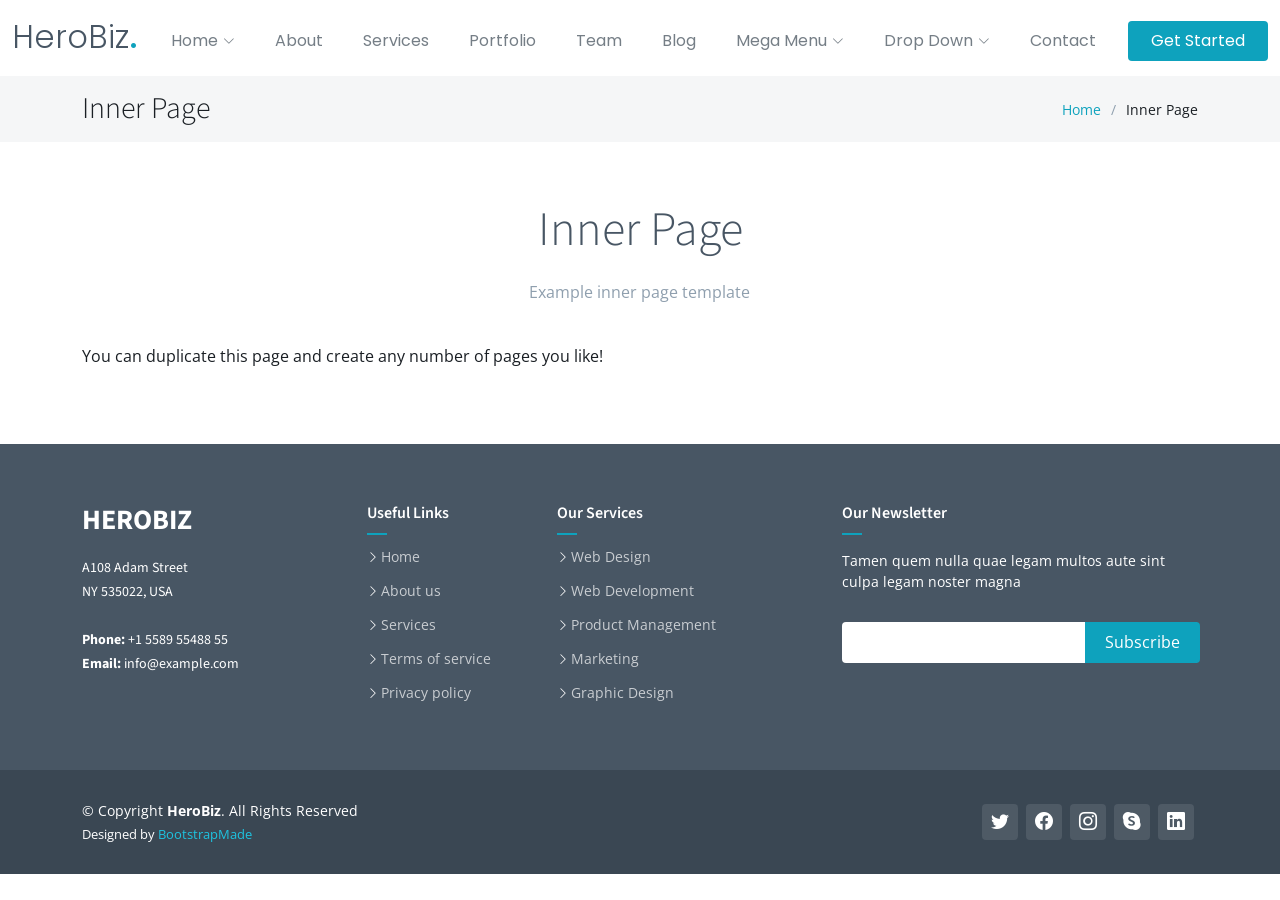
<file: inner-page.html>
<!DOCTYPE html>
<html lang="en">

<head>
  <meta charset="utf-8">
  <meta content="width=device-width, initial-scale=1.0" name="viewport">

  <title>Inner Page - HeroBiz Bootstrap Template</title>
  <meta content="" name="description">
  <meta content="" name="keywords">

  <!-- Favicons -->
  <link href="assets/img/favicon.png" rel="icon">
  <link href="assets/img/apple-touch-icon.png" rel="apple-touch-icon">

  <!-- Google Fonts -->
  <link rel="preconnect" href="https://fonts.googleapis.com">
  <link rel="preconnect" href="https://fonts.gstatic.com" crossorigin>
  <link href="https://fonts.googleapis.com/css2?family=Open+Sans:ital,wght@0,300;0,400;0,500;0,600;0,700;1,300;1,400;1,500;1,600;1,700&family=Poppins:ital,wght@0,300;0,400;0,500;0,600;0,700;1,300;1,400;1,500;1,600;1,700&family=Source+Sans+Pro:ital,wght@0,300;0,400;0,600;0,700;1,300;1,400;1,600;1,700&display=swap" rel="stylesheet">

  <!-- Vendor CSS Files -->
  <link href="assets/vendor/bootstrap/css/bootstrap.min.css" rel="stylesheet">
  <link href="assets/vendor/bootstrap-icons/bootstrap-icons.css" rel="stylesheet">
  <link href="assets/vendor/aos/aos.css" rel="stylesheet">
  <link href="assets/vendor/glightbox/css/glightbox.min.css" rel="stylesheet">
  <link href="assets/vendor/swiper/swiper-bundle.min.css" rel="stylesheet">

  <!-- Variables CSS Files. Uncomment your preferred color scheme -->
  <link href="assets/css/variables.css" rel="stylesheet">
  <!-- <link href="assets/css/variables-blue.css" rel="stylesheet"> -->
  <!-- <link href="assets/css/variables-green.css" rel="stylesheet"> -->
  <!-- <link href="assets/css/variables-orange.css" rel="stylesheet"> -->
  <!-- <link href="assets/css/variables-purple.css" rel="stylesheet"> -->
  <!-- <link href="assets/css/variables-red.css" rel="stylesheet"> -->
  <!-- <link href="assets/css/variables-pink.css" rel="stylesheet"> -->

  <!-- Template Main CSS File -->
  <link href="assets/css/main.css" rel="stylesheet">

  <!-- =======================================================
  * Template Name: HeroBiz - v2.4.0
  * Template URL: https://bootstrapmade.com/herobiz-bootstrap-business-template/
  * Author: BootstrapMade.com
  * License: https://bootstrapmade.com/license/
  ======================================================== -->
</head>

<body>

  <!-- ======= Header ======= -->
  <header id="header" class="header fixed-top" data-scrollto-offset="0">
    <div class="container-fluid d-flex align-items-center justify-content-between">

      <a href="index.html" class="logo d-flex align-items-center scrollto me-auto me-lg-0">
        <!-- Uncomment the line below if you also wish to use an image logo -->
        <!-- <img src="assets/img/logo.png" alt=""> -->
        <h1>HeroBiz<span>.</span></h1>
      </a>

      <nav id="navbar" class="navbar">
        <ul>

          <li class="dropdown"><a href="#"><span>Home</span> <i class="bi bi-chevron-down dropdown-indicator"></i></a>
            <ul>
              <li><a href="index.html">Home 1 - index.html</a></li>
              <li><a href="index-2.html">Home 2 - index-2.html</a></li>
              <li><a href="index-3.html">Home 3 - index-3.html</a></li>
              <li><a href="index-4.html">Home 4 - index-4.html</a></li>
            </ul>
          </li>

          <li><a class="nav-link scrollto" href="index.html#about">About</a></li>
          <li><a class="nav-link scrollto" href="index.html#services">Services</a></li>
          <li><a class="nav-link scrollto" href="index.html#portfolio">Portfolio</a></li>
          <li><a class="nav-link scrollto" href="index.html#team">Team</a></li>
          <li><a href="blog.html">Blog</a></li>
          <li class="dropdown megamenu"><a href="#"><span>Mega Menu</span> <i class="bi bi-chevron-down dropdown-indicator"></i></a>
            <ul>
              <li>
                <a href="#">Column 1 link 1</a>
                <a href="#">Column 1 link 2</a>
                <a href="#">Column 1 link 3</a>
              </li>
              <li>
                <a href="#">Column 2 link 1</a>
                <a href="#">Column 2 link 2</a>
                <a href="#">Column 3 link 3</a>
              </li>
              <li>
                <a href="#">Column 3 link 1</a>
                <a href="#">Column 3 link 2</a>
                <a href="#">Column 3 link 3</a>
              </li>
              <li>
                <a href="#">Column 4 link 1</a>
                <a href="#">Column 4 link 2</a>
                <a href="#">Column 4 link 3</a>
              </li>
            </ul>
          </li>
          <li class="dropdown"><a href="#"><span>Drop Down</span> <i class="bi bi-chevron-down dropdown-indicator"></i></a>
            <ul>
              <li><a href="#">Drop Down 1</a></li>
              <li class="dropdown"><a href="#"><span>Deep Drop Down</span> <i class="bi bi-chevron-down dropdown-indicator"></i></a>
                <ul>
                  <li><a href="#">Deep Drop Down 1</a></li>
                  <li><a href="#">Deep Drop Down 2</a></li>
                  <li><a href="#">Deep Drop Down 3</a></li>
                  <li><a href="#">Deep Drop Down 4</a></li>
                  <li><a href="#">Deep Drop Down 5</a></li>
                </ul>
              </li>
              <li><a href="#">Drop Down 2</a></li>
              <li><a href="#">Drop Down 3</a></li>
              <li><a href="#">Drop Down 4</a></li>
            </ul>
          </li>
          <li><a class="nav-link scrollto" href="index.html#contact">Contact</a></li>
        </ul>
        <i class="bi bi-list mobile-nav-toggle d-none"></i>
      </nav><!-- .navbar -->

      <a class="btn-getstarted scrollto" href="index.html#about">Get Started</a>

    </div>
  </header><!-- End Header -->

  <main id="main">

    <!-- ======= Breadcrumbs ======= -->
    <div class="breadcrumbs">
      <div class="container">

        <div class="d-flex justify-content-between align-items-center">
          <h2>Inner Page</h2>
          <ol>
            <li><a href="index.html">Home</a></li>
            <li>Inner Page</li>
          </ol>
        </div>

      </div>
    </div><!-- End Breadcrumbs -->

    <!-- ======= Blog Section ======= -->
    <section class="inner-page">
      <div class="container" data-aos="fade-up">

        <div class="section-header">
          <h2>Inner Page</h2>
          <p>Example inner page template</p>
        </div>

        <p>
          You can duplicate this page and create any number of pages you like!
        </p>

      </div>
    </section><!-- End Inner Page -->

  </main><!-- End #main -->

  <!-- ======= Footer ======= -->
  <footer id="footer" class="footer">

    <div class="footer-content">
      <div class="container">
        <div class="row">

          <div class="col-lg-3 col-md-6">
            <div class="footer-info">
              <h3>HeroBiz</h3>
              <p>
                A108 Adam Street <br>
                NY 535022, USA<br><br>
                <strong>Phone:</strong> +1 5589 55488 55<br>
                <strong>Email:</strong> info@example.com<br>
              </p>
            </div>
          </div>

          <div class="col-lg-2 col-md-6 footer-links">
            <h4>Useful Links</h4>
            <ul>
              <li><i class="bi bi-chevron-right"></i> <a href="#">Home</a></li>
              <li><i class="bi bi-chevron-right"></i> <a href="#">About us</a></li>
              <li><i class="bi bi-chevron-right"></i> <a href="#">Services</a></li>
              <li><i class="bi bi-chevron-right"></i> <a href="#">Terms of service</a></li>
              <li><i class="bi bi-chevron-right"></i> <a href="#">Privacy policy</a></li>
            </ul>
          </div>

          <div class="col-lg-3 col-md-6 footer-links">
            <h4>Our Services</h4>
            <ul>
              <li><i class="bi bi-chevron-right"></i> <a href="#">Web Design</a></li>
              <li><i class="bi bi-chevron-right"></i> <a href="#">Web Development</a></li>
              <li><i class="bi bi-chevron-right"></i> <a href="#">Product Management</a></li>
              <li><i class="bi bi-chevron-right"></i> <a href="#">Marketing</a></li>
              <li><i class="bi bi-chevron-right"></i> <a href="#">Graphic Design</a></li>
            </ul>
          </div>

          <div class="col-lg-4 col-md-6 footer-newsletter">
            <h4>Our Newsletter</h4>
            <p>Tamen quem nulla quae legam multos aute sint culpa legam noster magna</p>
            <form action="" method="post">
              <input type="email" name="email"><input type="submit" value="Subscribe">
            </form>

          </div>

        </div>
      </div>
    </div>

    <div class="footer-legal text-center">
      <div class="container d-flex flex-column flex-lg-row justify-content-center justify-content-lg-between align-items-center">

        <div class="d-flex flex-column align-items-center align-items-lg-start">
          <div class="copyright">
            &copy; Copyright <strong><span>HeroBiz</span></strong>. All Rights Reserved
          </div>
          <div class="credits">
            <!-- All the links in the footer should remain intact. -->
            <!-- You can delete the links only if you purchased the pro version. -->
            <!-- Licensing information: https://bootstrapmade.com/license/ -->
            <!-- Purchase the pro version with working PHP/AJAX contact form: https://bootstrapmade.com/herobiz-bootstrap-business-template/ -->
            Designed by <a href="https://bootstrapmade.com/">BootstrapMade</a>
          </div>
        </div>

        <div class="social-links order-first order-lg-last mb-3 mb-lg-0">
          <a href="#" class="twitter"><i class="bi bi-twitter"></i></a>
          <a href="#" class="facebook"><i class="bi bi-facebook"></i></a>
          <a href="#" class="instagram"><i class="bi bi-instagram"></i></a>
          <a href="#" class="google-plus"><i class="bi bi-skype"></i></a>
          <a href="#" class="linkedin"><i class="bi bi-linkedin"></i></a>
        </div>

      </div>
    </div>

  </footer><!-- End Footer -->

  <a href="#" class="scroll-top d-flex align-items-center justify-content-center"><i class="bi bi-arrow-up-short"></i></a>

  <div id="preloader"></div>

  <!-- Vendor JS Files -->
  <script src="assets/vendor/bootstrap/js/bootstrap.bundle.min.js"></script>
  <script src="assets/vendor/aos/aos.js"></script>
  <script src="assets/vendor/glightbox/js/glightbox.min.js"></script>
  <script src="assets/vendor/isotope-layout/isotope.pkgd.min.js"></script>
  <script src="assets/vendor/swiper/swiper-bundle.min.js"></script>
  <script src="assets/vendor/php-email-form/validate.js"></script>

  <!-- Template Main JS File -->
  <script src="assets/js/main.js"></script>

</body>

</html>
</file>
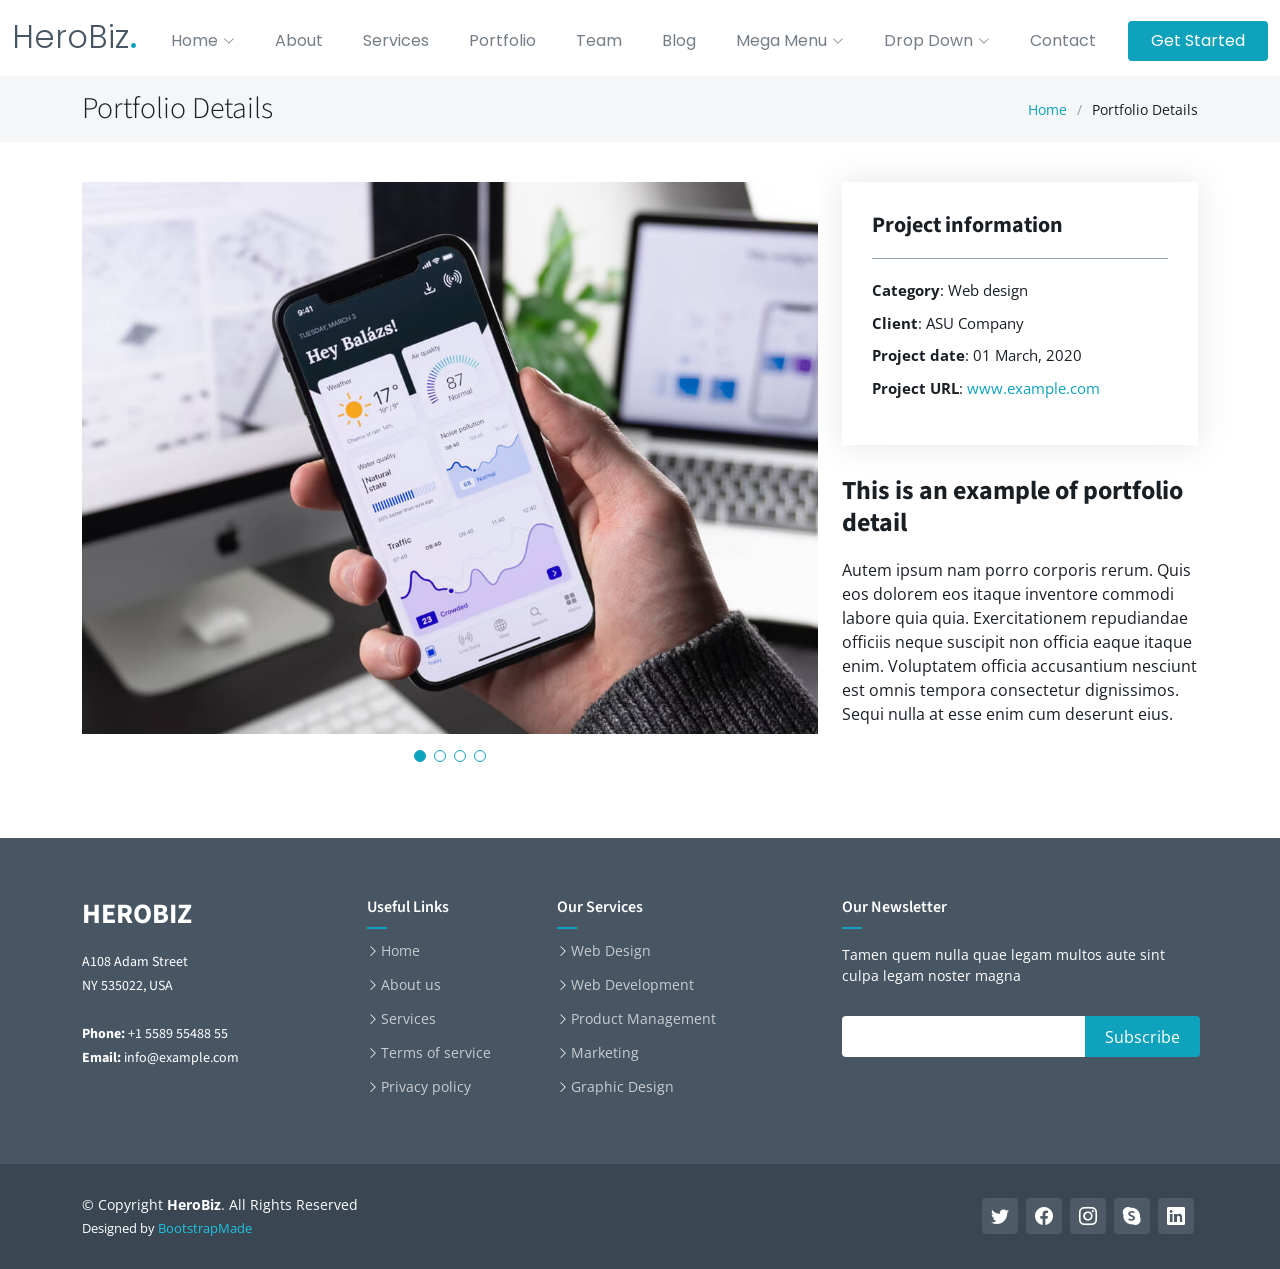
<file: portfolio-details.html>
<!DOCTYPE html>
<html lang="en">

<head>
  <meta charset="utf-8">
  <meta content="width=device-width, initial-scale=1.0" name="viewport">

  <title>Portfolio Details - HeroBiz Bootstrap Template</title>
  <meta content="" name="description">
  <meta content="" name="keywords">

  <!-- Favicons -->
  <link href="assets/img/favicon.png" rel="icon">
  <link href="assets/img/apple-touch-icon.png" rel="apple-touch-icon">

  <!-- Google Fonts -->
  <link rel="preconnect" href="https://fonts.googleapis.com">
  <link rel="preconnect" href="https://fonts.gstatic.com" crossorigin>
  <link href="https://fonts.googleapis.com/css2?family=Open+Sans:ital,wght@0,300;0,400;0,500;0,600;0,700;1,300;1,400;1,500;1,600;1,700&family=Poppins:ital,wght@0,300;0,400;0,500;0,600;0,700;1,300;1,400;1,500;1,600;1,700&family=Source+Sans+Pro:ital,wght@0,300;0,400;0,600;0,700;1,300;1,400;1,600;1,700&display=swap" rel="stylesheet">

  <!-- Vendor CSS Files -->
  <link href="assets/vendor/bootstrap/css/bootstrap.min.css" rel="stylesheet">
  <link href="assets/vendor/bootstrap-icons/bootstrap-icons.css" rel="stylesheet">
  <link href="assets/vendor/aos/aos.css" rel="stylesheet">
  <link href="assets/vendor/glightbox/css/glightbox.min.css" rel="stylesheet">
  <link href="assets/vendor/swiper/swiper-bundle.min.css" rel="stylesheet">

  <!-- Variables CSS Files. Uncomment your preferred color scheme -->
  <link href="assets/css/variables.css" rel="stylesheet">
  <!-- <link href="assets/css/variables-blue.css" rel="stylesheet"> -->
  <!-- <link href="assets/css/variables-green.css" rel="stylesheet"> -->
  <!-- <link href="assets/css/variables-orange.css" rel="stylesheet"> -->
  <!-- <link href="assets/css/variables-purple.css" rel="stylesheet"> -->
  <!-- <link href="assets/css/variables-red.css" rel="stylesheet"> -->
  <!-- <link href="assets/css/variables-pink.css" rel="stylesheet"> -->

  <!-- Template Main CSS File -->
  <link href="assets/css/main.css" rel="stylesheet">

  <!-- =======================================================
  * Template Name: HeroBiz - v2.4.0
  * Template URL: https://bootstrapmade.com/herobiz-bootstrap-business-template/
  * Author: BootstrapMade.com
  * License: https://bootstrapmade.com/license/
  ======================================================== -->
</head>

<body>

  <!-- ======= Header ======= -->
  <header id="header" class="header fixed-top" data-scrollto-offset="0">
    <div class="container-fluid d-flex align-items-center justify-content-between">

      <a href="index.html" class="logo d-flex align-items-center scrollto me-auto me-lg-0">
        <!-- Uncomment the line below if you also wish to use an image logo -->
        <!-- <img src="assets/img/logo.png" alt=""> -->
        <h1>HeroBiz<span>.</span></h1>
      </a>

      <nav id="navbar" class="navbar">
        <ul>

          <li class="dropdown"><a href="#"><span>Home</span> <i class="bi bi-chevron-down dropdown-indicator"></i></a>
            <ul>
              <li><a href="index.html">Home 1 - index.html</a></li>
              <li><a href="index-2.html">Home 2 - index-2.html</a></li>
              <li><a href="index-3.html">Home 3 - index-3.html</a></li>
              <li><a href="index-4.html">Home 4 - index-4.html</a></li>
            </ul>
          </li>

          <li><a class="nav-link scrollto" href="index.html#about">About</a></li>
          <li><a class="nav-link scrollto" href="index.html#services">Services</a></li>
          <li><a class="nav-link scrollto" href="index.html#portfolio">Portfolio</a></li>
          <li><a class="nav-link scrollto" href="index.html#team">Team</a></li>
          <li><a href="blog.html">Blog</a></li>
          <li class="dropdown megamenu"><a href="#"><span>Mega Menu</span> <i class="bi bi-chevron-down dropdown-indicator"></i></a>
            <ul>
              <li>
                <a href="#">Column 1 link 1</a>
                <a href="#">Column 1 link 2</a>
                <a href="#">Column 1 link 3</a>
              </li>
              <li>
                <a href="#">Column 2 link 1</a>
                <a href="#">Column 2 link 2</a>
                <a href="#">Column 3 link 3</a>
              </li>
              <li>
                <a href="#">Column 3 link 1</a>
                <a href="#">Column 3 link 2</a>
                <a href="#">Column 3 link 3</a>
              </li>
              <li>
                <a href="#">Column 4 link 1</a>
                <a href="#">Column 4 link 2</a>
                <a href="#">Column 4 link 3</a>
              </li>
            </ul>
          </li>
          <li class="dropdown"><a href="#"><span>Drop Down</span> <i class="bi bi-chevron-down dropdown-indicator"></i></a>
            <ul>
              <li><a href="#">Drop Down 1</a></li>
              <li class="dropdown"><a href="#"><span>Deep Drop Down</span> <i class="bi bi-chevron-down dropdown-indicator"></i></a>
                <ul>
                  <li><a href="#">Deep Drop Down 1</a></li>
                  <li><a href="#">Deep Drop Down 2</a></li>
                  <li><a href="#">Deep Drop Down 3</a></li>
                  <li><a href="#">Deep Drop Down 4</a></li>
                  <li><a href="#">Deep Drop Down 5</a></li>
                </ul>
              </li>
              <li><a href="#">Drop Down 2</a></li>
              <li><a href="#">Drop Down 3</a></li>
              <li><a href="#">Drop Down 4</a></li>
            </ul>
          </li>
          <li><a class="nav-link scrollto" href="index.html#contact">Contact</a></li>
        </ul>
        <i class="bi bi-list mobile-nav-toggle d-none"></i>
      </nav><!-- .navbar -->

      <a class="btn-getstarted scrollto" href="index.html#about">Get Started</a>

    </div>
  </header><!-- End Header -->

  <main id="main">

    <!-- ======= Breadcrumbs ======= -->
    <div class="breadcrumbs">
      <div class="container">

        <div class="d-flex justify-content-between align-items-center">
          <h2>Portfolio Details</h2>
          <ol>
            <li><a href="index.html">Home</a></li>
            <li>Portfolio Details</li>
          </ol>
        </div>

      </div>
    </div><!-- End Breadcrumbs -->

    <!-- ======= Portfolio Details Section ======= -->
    <section id="portfolio-details" class="portfolio-details">
      <div class="container" data-aos="fade-up">

        <div class="row gy-4">

          <div class="col-lg-8">
            <div class="portfolio-details-slider swiper">
              <div class="swiper-wrapper align-items-center">

                <div class="swiper-slide">
                  <img src="assets/img/portfolio/app-1.jpg" alt="">
                </div>

                <div class="swiper-slide">
                  <img src="assets/img/portfolio/product-1.jpg" alt="">
                </div>

                <div class="swiper-slide">
                  <img src="assets/img/portfolio/branding-1.jpg" alt="">
                </div>

                <div class="swiper-slide">
                  <img src="assets/img/portfolio/books-1.jpg" alt="">
                </div>

              </div>
              <div class="swiper-pagination"></div>
            </div>
          </div>

          <div class="col-lg-4">
            <div class="portfolio-info">
              <h3>Project information</h3>
              <ul>
                <li><strong>Category</strong>: Web design</li>
                <li><strong>Client</strong>: ASU Company</li>
                <li><strong>Project date</strong>: 01 March, 2020</li>
                <li><strong>Project URL</strong>: <a href="#">www.example.com</a></li>
              </ul>
            </div>
            <div class="portfolio-description">
              <h2>This is an example of portfolio detail</h2>
              <p>
                Autem ipsum nam porro corporis rerum. Quis eos dolorem eos itaque inventore commodi labore quia quia. Exercitationem repudiandae officiis neque suscipit non officia eaque itaque enim. Voluptatem officia accusantium nesciunt est omnis tempora consectetur dignissimos. Sequi nulla at esse enim cum deserunt eius.
              </p>
            </div>
          </div>

        </div>

      </div>
    </section><!-- End Portfolio Details Section -->

  </main><!-- End #main -->

  <!-- ======= Footer ======= -->
  <footer id="footer" class="footer">

    <div class="footer-content">
      <div class="container">
        <div class="row">

          <div class="col-lg-3 col-md-6">
            <div class="footer-info">
              <h3>HeroBiz</h3>
              <p>
                A108 Adam Street <br>
                NY 535022, USA<br><br>
                <strong>Phone:</strong> +1 5589 55488 55<br>
                <strong>Email:</strong> info@example.com<br>
              </p>
            </div>
          </div>

          <div class="col-lg-2 col-md-6 footer-links">
            <h4>Useful Links</h4>
            <ul>
              <li><i class="bi bi-chevron-right"></i> <a href="#">Home</a></li>
              <li><i class="bi bi-chevron-right"></i> <a href="#">About us</a></li>
              <li><i class="bi bi-chevron-right"></i> <a href="#">Services</a></li>
              <li><i class="bi bi-chevron-right"></i> <a href="#">Terms of service</a></li>
              <li><i class="bi bi-chevron-right"></i> <a href="#">Privacy policy</a></li>
            </ul>
          </div>

          <div class="col-lg-3 col-md-6 footer-links">
            <h4>Our Services</h4>
            <ul>
              <li><i class="bi bi-chevron-right"></i> <a href="#">Web Design</a></li>
              <li><i class="bi bi-chevron-right"></i> <a href="#">Web Development</a></li>
              <li><i class="bi bi-chevron-right"></i> <a href="#">Product Management</a></li>
              <li><i class="bi bi-chevron-right"></i> <a href="#">Marketing</a></li>
              <li><i class="bi bi-chevron-right"></i> <a href="#">Graphic Design</a></li>
            </ul>
          </div>

          <div class="col-lg-4 col-md-6 footer-newsletter">
            <h4>Our Newsletter</h4>
            <p>Tamen quem nulla quae legam multos aute sint culpa legam noster magna</p>
            <form action="" method="post">
              <input type="email" name="email"><input type="submit" value="Subscribe">
            </form>

          </div>

        </div>
      </div>
    </div>

    <div class="footer-legal text-center">
      <div class="container d-flex flex-column flex-lg-row justify-content-center justify-content-lg-between align-items-center">

        <div class="d-flex flex-column align-items-center align-items-lg-start">
          <div class="copyright">
            &copy; Copyright <strong><span>HeroBiz</span></strong>. All Rights Reserved
          </div>
          <div class="credits">
            <!-- All the links in the footer should remain intact. -->
            <!-- You can delete the links only if you purchased the pro version. -->
            <!-- Licensing information: https://bootstrapmade.com/license/ -->
            <!-- Purchase the pro version with working PHP/AJAX contact form: https://bootstrapmade.com/herobiz-bootstrap-business-template/ -->
            Designed by <a href="https://bootstrapmade.com/">BootstrapMade</a>
          </div>
        </div>

        <div class="social-links order-first order-lg-last mb-3 mb-lg-0">
          <a href="#" class="twitter"><i class="bi bi-twitter"></i></a>
          <a href="#" class="facebook"><i class="bi bi-facebook"></i></a>
          <a href="#" class="instagram"><i class="bi bi-instagram"></i></a>
          <a href="#" class="google-plus"><i class="bi bi-skype"></i></a>
          <a href="#" class="linkedin"><i class="bi bi-linkedin"></i></a>
        </div>

      </div>
    </div>

  </footer><!-- End Footer -->

  <a href="#" class="scroll-top d-flex align-items-center justify-content-center"><i class="bi bi-arrow-up-short"></i></a>

  <div id="preloader"></div>

  <!-- Vendor JS Files -->
  <script src="assets/vendor/bootstrap/js/bootstrap.bundle.min.js"></script>
  <script src="assets/vendor/aos/aos.js"></script>
  <script src="assets/vendor/glightbox/js/glightbox.min.js"></script>
  <script src="assets/vendor/isotope-layout/isotope.pkgd.min.js"></script>
  <script src="assets/vendor/swiper/swiper-bundle.min.js"></script>
  <script src="assets/vendor/php-email-form/validate.js"></script>

  <!-- Template Main JS File -->
  <script src="assets/js/main.js"></script>

</body>

</html>
</file>
<file: assets/css/variables.css>
/**
* Template Name: HeroBiz
* File: variables.css
* Description: Easily customize colors, typography, and other repetitive properties used in the template main stylesheet file main.css
* 
* Template URL: https://bootstrapmade.com/herobiz-bootstrap-business-template/
* Author: BootstrapMade.com
* License: https://bootstrapmade.com/license/
* 
* Contents:
* 1. HeroBiz template variables 
* 2. Override default Bootstrap variables
* 3. Set color and background class names
*
* Learn more about CSS variables at https://developer.mozilla.org/en-US/docs/Web/CSS/Using_CSS_custom_properties
*/

/*--------------------------------------------------------------
# 1. HeroBiz template variables 
--------------------------------------------------------------*/
:root {

  /* Fonts */
  --font-default: 'Open Sans', system-ui, -apple-system, "Segoe UI", Roboto, "Helvetica Neue", Arial, "Noto Sans", "Liberation Sans", sans-serif, "Apple Color Emoji", "Segoe UI Emoji", "Segoe UI Symbol", "Noto Color Emoji";
  --font-primary: 'Source Sans Pro', sans-serif;
  --font-secondary: 'Poppins', sans-serif;

  /* Colors */
  /* The *-rgb color names are simply the RGB converted value of the corresponding color for use in the rgba() function */

  /* Default text color */
  --color-default: #1a1f24;
  --color-default-rgb: 26, 31, 36;

  /* Defult links color */
  --color-links: #0ea2bd;
  --color-links-hover: #1ec3e0;

  /* Primay colors */
  --color-primary: #0ea2bd;
  --color-primary-light: #1ec3e0;
  --color-primary-dark: #0189a1;

  --color-primary-rgb: 14, 162, 189;
  --color-primary-light-rgb: 30, 195, 224;
  --color-primary-dark-rgb: 1, 137, 161;

  /* Secondary colors */
  --color-secondary: #485664;
  --color-secondary-light: #8f9fae;
  --color-secondary-dark: #3a4753;

  --color-secondary-rgb: 72, 86, 100;
  --color-secondary-light-rgb: 143, 159, 174;
  --color-secondary-dark-rgb: 58, 71, 83;

  /* General colors */
  --color-blue: #0d6efd;
  --color-blue-rgb: 13, 110, 253;

  --color-indigo: #6610f2;
  --color-indigo-rgb: 102, 16, 242;

  --color-purple: #6f42c1;
  --color-purple-rgb: 111, 66, 193;

  --color-pink: #f3268c;
  --color-pink-rgb: 243, 38, 140;

  --color-red: #df1529;
  --color-red-rgb: 223, 21, 4;

  --color-orange: #fd7e14;
  --color-orange-rgb: 253, 126, 20;

  --color-yellow: #ffc107;
  --color-yellow-rgb: 255, 193, 7;

  --color-green: #059652;
  --color-green-rgb: 5, 150, 82;

  --color-teal: #20c997;
  --color-teal-rgb: 32, 201, 151;

  --color-cyan: #0dcaf0;
  --color-cyan-rgb: 13, 202, 240;

  --color-white: #ffffff;
  --color-white-rgb: 255, 255, 255;

  --color-gray: #6c757d;
  --color-gray-rgb: 108, 117, 125;

  --color-black: #000000;
  --color-black-rgb: 0, 0, 0;
  
}

/*--------------------------------------------------------------
# 2. Override default Bootstrap variables
--------------------------------------------------------------*/
:root {

  --bs-blue: var(--color-blue);
  --bs-indigo: var(--color-indigo);
  --bs-purple: var(--color-purple);
  --bs-pink: var(--color-pink);
  --bs-red: var(--color-red);
  --bs-orange: var(--color-orange);
  --bs-yellow: var(--color-yellow);
  --bs-green: var(--color-green);
  --bs-teal: var(--color-teal);
  --bs-cyan: var(--color-cyan);
  --bs-white: var(--color-white);
  --bs-gray: var(--color-gray);
  --bs-gray-dark: #343a40;
  --bs-gray-100: #f8f9fa;
  --bs-gray-200: #e9ecef;
  --bs-gray-300: #dee2e6;
  --bs-gray-400: #ced4da;
  --bs-gray-500: #adb5bd;
  --bs-gray-600: #6c757d;
  --bs-gray-700: #495057;
  --bs-gray-800: #343a40;
  --bs-gray-900: #212529;
  --bs-primary: var(--color-blue);
  --bs-secondary: var(--color-blue);
  --bs-success: #198754;
  --bs-info: #0dcaf0;
  --bs-warning: #ffc107;
  --bs-danger: #dc3545;
  --bs-light: #f8f9fa;
  --bs-dark: #212529;
  --bs-primary-rgb: var(--color-primary-rgb);
  --bs-secondary-rgb: var(--color-secondary-rgb);
  --bs-success-rgb: 25, 135, 84;
  --bs-info-rgb: 13, 202, 240;
  --bs-warning-rgb: 255, 193, 7;
  --bs-danger-rgb: 220, 53, 69;
  --bs-light-rgb: 248, 249, 250;
  --bs-dark-rgb: 33, 37, 41;
  --bs-white-rgb: var(--color-white-rgb);
  --bs-black-rgb: var(--color-black-rgb);
  --bs-body-color-rgb: var(--color-default-rgb);
  --bs-body-bg-rgb: 255, 255, 255;
  --bs-font-sans-serif: var(--font-default);
  --bs-font-monospace: SFMono-Regular, Menlo, Monaco, Consolas, "Liberation Mono", "Courier New", monospace;
  --bs-gradient: linear-gradient(180deg, rgba(255, 255, 255, 0.15), rgba(255, 255, 255, 0));
  --bs-body-font-family: var(--font-default);
  --bs-body-font-size: 1rem;
  --bs-body-font-weight: 400;
  --bs-body-line-height: 1.5;
  --bs-body-color: var(--color-default);
  --bs-body-bg: #fff;

}

/*--------------------------------------------------------------
# 3. Set color and background class names
--------------------------------------------------------------*/
/* Fonts */
.font-default { font-family: var(--font-default) !important; }
.font-primary { font-family: var(--font-primary) !important;}
.font-secondary { font-family: var(--font-secondary) !important; }

/* Text Colors */
.color-default { color: var(--color-default) !important; }
.color-links { color: var(--color-links) !important; }
.color-links:hover { color: var(--color-links-hover) !important; }
.color-primary { color: var(--color-primary) !important; }
.color-primary-light { color: var(--color-primary-light) !important; }
.color-primary-dark { color: var(--color-primary-dark) !important; }
.color-secondary { color: var(--color-secondary) !important; }
.color-secondary-light { color: var(--color-secondary-light) !important; }
.color-secondary-dark { color: var(--color-secondary-dark) !important; }
.color-blue { color: var(--color-blue) !important; }
.color-indigo { color: var(--color-indigo) !important; }
.color-purple { color: var(--color-purple) !important; }
.color-pink { color: var(--color-pink) !important; }
.color-red { color: var(--color-red) !important; }
.color-orange { color: var(--color-orange) !important; }
.color-yellow { color: var(--color-yellow) !important; }
.color-green { color: var(--color-green) !important; }
.color-teal { color: var(--color-teal) !important; }
.color-cyan { color: var(--color-cyan) !important; }
.color-white { color: var(--color-white) !important; }
.color-gray { color: var(--color-gray) !important; }
.color-black { color: var(--color-black) !important; }

/* Background Colors */
.bg-default { background-color: var(--color-default) !important; }
.bg-primary { background-color: var(--color-primary) !important; }
.bg-primary-light { background-color: var(--color-primary-light) !important; }
.bg-primary-dark { background-color: var(--color-primary-dark) !important; }
.bg-secondary { background-color: var(--color-secondary) !important; }
.bg-secondary-light { background-color: var(--color-secondary-light) !important; }
.bg-secondary-dark { background-color: var(--color-secondary-dark) !important; }
.bg-blue { background-color: var(--color-blue) !important; }
.bg-indigo { background-color: var(--color-indigo) !important; }
.bg-purple { background-color: var(--color-purple) !important; }
.bg-pink { background-color: var(--color-pink) !important; }
.bg-red { background-color: var(--color-red) !important; }
.bg-orange { background-color: var(--color-orange) !important; }
.bg-yellow { background-color: var(--color-yellow) !important; }
.bg-green { background-color: var(--color-green) !important; }
.bg-teal { background-color: var(--color-teal) !important; }
.bg-cyan { background-color: var(--color-cyan) !important; }
.bg-white { background-color: var(--color-white) !important; }
.bg-gray { background-color: var(--color-gray) !important; }
.bg-black { background-color: var(--color-black) !important; }
</file>
<file: assets/css/variables-blue.css>
/**
* Template Name: HeroBiz
* File: variables-blue.css
* Description: Easily customize colors, typography, and other repetitive properties used in the template main stylesheet file main.css
* 
* Template URL: https://bootstrapmade.com/herobiz-bootstrap-business-template/
* Author: BootstrapMade.com
* License: https://bootstrapmade.com/license/
* 
* Contents:
* 1. HeroBiz template variables 
* 2. Override default Bootstrap variables
* 3. Set color and background class names
*
* Learn more about CSS variables at https://developer.mozilla.org/en-US/docs/Web/CSS/Using_CSS_custom_properties
*/

/*--------------------------------------------------------------
# 1. HeroBiz template variables 
--------------------------------------------------------------*/
:root {

  /* Fonts */
  --font-default: 'Open Sans', system-ui, -apple-system, "Segoe UI", Roboto, "Helvetica Neue", Arial, "Noto Sans", "Liberation Sans", sans-serif, "Apple Color Emoji", "Segoe UI Emoji", "Segoe UI Symbol", "Noto Color Emoji";
  --font-primary: 'Source Sans Pro', sans-serif;
  --font-secondary: 'Poppins', sans-serif;

  /* Colors */
  /* The *-rgb color names are simply the RGB converted value of the corresponding color for use in the rgba() function */

  /* Default text color */
  --color-default: #1a1f24;
  --color-default-rgb: 26, 31, 36;

  /* Defult links color */
  --color-links: #3279fc;
  --color-links-hover: #4797ff;

  /* Primay colors */
  --color-primary: #3279fc;
  --color-primary-light: #4797ff;
  --color-primary-dark: #1c61e2;

  --color-primary-rgb: 50, 121, 252;
  --color-primary-light-rgb: 71, 151, 255;
  --color-primary-dark-rgb: 28, 97, 226;

  /* Secondary colors */
  --color-secondary: #5670a0;
  --color-secondary-light: #6e87b6;
  --color-secondary-dark: #3b5380;

  --color-secondary-rgb: 86, 112, 160;
  --color-secondary-light-rgb: 110, 135, 182;
  --color-secondary-dark-rgb: 59, 83, 128;

  /* General colors */
  --color-blue: #0d6efd;
  --color-blue-rgb: 13, 110, 253;

  --color-indigo: #6610f2;
  --color-indigo-rgb: 102, 16, 242;

  --color-purple: #6f42c1;
  --color-purple-rgb: 111, 66, 193;

  --color-pink: #f3268c;
  --color-pink-rgb: 243, 38, 140;

  --color-red: #df1529;
  --color-red-rgb: 223, 21, 4;

  --color-orange: #fd7e14;
  --color-orange-rgb: 253, 126, 20;

  --color-yellow: #ffc107;
  --color-yellow-rgb: 255, 193, 7;

  --color-green: #059652;
  --color-green-rgb: 5, 150, 82;

  --color-teal: #20c997;
  --color-teal-rgb: 32, 201, 151;

  --color-cyan: #0dcaf0;
  --color-cyan-rgb: 13, 202, 240;

  --color-white: #ffffff;
  --color-white-rgb: 255, 255, 255;

  --color-gray: #6c757d;
  --color-gray-rgb: 108, 117, 125;

  --color-black: #000000;
  --color-black-rgb: 0, 0, 0;
  
}

/*--------------------------------------------------------------
# 2. Override default Bootstrap variables
--------------------------------------------------------------*/
:root {

  --bs-blue: var(--color-blue);
  --bs-indigo: var(--color-indigo);
  --bs-purple: var(--color-purple);
  --bs-pink: var(--color-pink);
  --bs-red: var(--color-red);
  --bs-orange: var(--color-orange);
  --bs-yellow: var(--color-yellow);
  --bs-green: var(--color-green);
  --bs-teal: var(--color-teal);
  --bs-cyan: var(--color-cyan);
  --bs-white: var(--color-white);
  --bs-gray: var(--color-gray);
  --bs-gray-dark: #343a40;
  --bs-gray-100: #f8f9fa;
  --bs-gray-200: #e9ecef;
  --bs-gray-300: #dee2e6;
  --bs-gray-400: #ced4da;
  --bs-gray-500: #adb5bd;
  --bs-gray-600: #6c757d;
  --bs-gray-700: #495057;
  --bs-gray-800: #343a40;
  --bs-gray-900: #212529;
  --bs-primary: var(--color-blue);
  --bs-secondary: var(--color-blue);
  --bs-success: #198754;
  --bs-info: #0dcaf0;
  --bs-warning: #ffc107;
  --bs-danger: #dc3545;
  --bs-light: #f8f9fa;
  --bs-dark: #212529;
  --bs-primary-rgb: var(--color-primary-rgb);
  --bs-secondary-rgb: var(--color-secondary-rgb);
  --bs-success-rgb: 25, 135, 84;
  --bs-info-rgb: 13, 202, 240;
  --bs-warning-rgb: 255, 193, 7;
  --bs-danger-rgb: 220, 53, 69;
  --bs-light-rgb: 248, 249, 250;
  --bs-dark-rgb: 33, 37, 41;
  --bs-white-rgb: var(--color-white-rgb);
  --bs-black-rgb: var(--color-black-rgb);
  --bs-body-color-rgb: var(--color-default-rgb);
  --bs-body-bg-rgb: 255, 255, 255;
  --bs-font-sans-serif: var(--font-default);
  --bs-font-monospace: SFMono-Regular, Menlo, Monaco, Consolas, "Liberation Mono", "Courier New", monospace;
  --bs-gradient: linear-gradient(180deg, rgba(255, 255, 255, 0.15), rgba(255, 255, 255, 0));
  --bs-body-font-family: var(--font-default);
  --bs-body-font-size: 1rem;
  --bs-body-font-weight: 400;
  --bs-body-line-height: 1.5;
  --bs-body-color: var(--color-default);
  --bs-body-bg: #fff;

}

/*--------------------------------------------------------------
# 3. Set color and background class names
--------------------------------------------------------------*/
/* Fonts */
.font-default { font-family: var(--font-default) !important; }
.font-primary { font-family: var(--font-primary) !important;}
.font-secondary { font-family: var(--font-secondary) !important; }

/* Text Colors */
.color-default { color: var(--color-default) !important; }
.color-links { color: var(--color-links) !important; }
.color-links:hover { color: var(--color-links-hover) !important; }
.color-primary { color: var(--color-primary) !important; }
.color-primary-light { color: var(--color-primary-light) !important; }
.color-primary-dark { color: var(--color-primary-dark) !important; }
.color-secondary { color: var(--color-secondary) !important; }
.color-secondary-light { color: var(--color-secondary-light) !important; }
.color-secondary-dark { color: var(--color-secondary-dark) !important; }
.color-blue { color: var(--color-blue) !important; }
.color-indigo { color: var(--color-indigo) !important; }
.color-purple { color: var(--color-purple) !important; }
.color-pink { color: var(--color-pink) !important; }
.color-red { color: var(--color-red) !important; }
.color-orange { color: var(--color-orange) !important; }
.color-yellow { color: var(--color-yellow) !important; }
.color-green { color: var(--color-green) !important; }
.color-teal { color: var(--color-teal) !important; }
.color-cyan { color: var(--color-cyan) !important; }
.color-white { color: var(--color-white) !important; }
.color-gray { color: var(--color-gray) !important; }
.color-black { color: var(--color-black) !important; }

/* Background Colors */
.bg-default { background-color: var(--color-default) !important; }
.bg-primary { background-color: var(--color-primary) !important; }
.bg-primary-light { background-color: var(--color-primary-light) !important; }
.bg-primary-dark { background-color: var(--color-primary-dark) !important; }
.bg-secondary { background-color: var(--color-secondary) !important; }
.bg-secondary-light { background-color: var(--color-secondary-light) !important; }
.bg-secondary-dark { background-color: var(--color-secondary-dark) !important; }
.bg-blue { background-color: var(--color-blue) !important; }
.bg-indigo { background-color: var(--color-indigo) !important; }
.bg-purple { background-color: var(--color-purple) !important; }
.bg-pink { background-color: var(--color-pink) !important; }
.bg-red { background-color: var(--color-red) !important; }
.bg-orange { background-color: var(--color-orange) !important; }
.bg-yellow { background-color: var(--color-yellow) !important; }
.bg-green { background-color: var(--color-green) !important; }
.bg-teal { background-color: var(--color-teal) !important; }
.bg-cyan { background-color: var(--color-cyan) !important; }
.bg-white { background-color: var(--color-white) !important; }
.bg-gray { background-color: var(--color-gray) !important; }
.bg-black { background-color: var(--color-black) !important; }
</file>
<file: assets/css/variables-green.css>
/**
* Template Name: HeroBiz
* File: variables-green.css
* Description: Easily customize colors, typography, and other repetitive properties used in the template main stylesheet file main.css
* 
* Template URL: https://bootstrapmade.com/herobiz-bootstrap-business-template/
* Author: BootstrapMade.com
* License: https://bootstrapmade.com/license/
* 
* Contents:
* 1. HeroBiz template variables 
* 2. Override default Bootstrap variables
* 3. Set color and background class names
*
* Learn more about CSS variables at https://developer.mozilla.org/en-US/docs/Web/CSS/Using_CSS_custom_properties
*/

/*--------------------------------------------------------------
# 1. HeroBiz template variables 
--------------------------------------------------------------*/
:root {

  /* Fonts */
  --font-default: 'Open Sans', system-ui, -apple-system, "Segoe UI", Roboto, "Helvetica Neue", Arial, "Noto Sans", "Liberation Sans", sans-serif, "Apple Color Emoji", "Segoe UI Emoji", "Segoe UI Symbol", "Noto Color Emoji";
  --font-primary: 'Source Sans Pro', sans-serif;
  --font-secondary: 'Poppins', sans-serif;

  /* Colors */
  /* The *-rgb color names are simply the RGB converted value of the corresponding color for use in the rgba() function */

  /* Default text color */
  --color-default: #1a1f24;
  --color-default-rgb: 26, 31, 36;

  /* Defult links color */
  --color-links: #05c46b;
  --color-links-hover: #1de789;

  /* Primay colors */
  --color-primary: #05c46b;
  --color-primary-light: #1de789;
  --color-primary-dark: #01a156;

  --color-primary-rgb: 5, 196, 107;
  --color-primary-light-rgb: 29, 231, 137;
  --color-primary-dark-rgb: 1, 161, 86;

  /* Secondary colors */
  --color-secondary: #485664;
  --color-secondary-light: #8f9fae;
  --color-secondary-dark: #3a4753;

  --color-secondary-rgb: 72, 86, 100;
  --color-secondary-light-rgb: 143, 159, 174;
  --color-secondary-dark-rgb: 58, 71, 83;

  /* General colors */
  --color-blue: #0d6efd;
  --color-blue-rgb: 13, 110, 253;

  --color-indigo: #6610f2;
  --color-indigo-rgb: 102, 16, 242;

  --color-purple: #6f42c1;
  --color-purple-rgb: 111, 66, 193;

  --color-pink: #f3268c;
  --color-pink-rgb: 243, 38, 140;

  --color-red: #df1529;
  --color-red-rgb: 223, 21, 4;

  --color-orange: #fd7e14;
  --color-orange-rgb: 253, 126, 20;

  --color-yellow: #ffc107;
  --color-yellow-rgb: 255, 193, 7;

  --color-green: #059652;
  --color-green-rgb: 5, 150, 82;

  --color-teal: #20c997;
  --color-teal-rgb: 32, 201, 151;

  --color-cyan: #0dcaf0;
  --color-cyan-rgb: 13, 202, 240;

  --color-white: #ffffff;
  --color-white-rgb: 255, 255, 255;

  --color-gray: #6c757d;
  --color-gray-rgb: 108, 117, 125;

  --color-black: #000000;
  --color-black-rgb: 0, 0, 0;
  
}

/*--------------------------------------------------------------
# 2. Override default Bootstrap variables
--------------------------------------------------------------*/
:root {

  --bs-blue: var(--color-blue);
  --bs-indigo: var(--color-indigo);
  --bs-purple: var(--color-purple);
  --bs-pink: var(--color-pink);
  --bs-red: var(--color-red);
  --bs-orange: var(--color-orange);
  --bs-yellow: var(--color-yellow);
  --bs-green: var(--color-green);
  --bs-teal: var(--color-teal);
  --bs-cyan: var(--color-cyan);
  --bs-white: var(--color-white);
  --bs-gray: var(--color-gray);
  --bs-gray-dark: #343a40;
  --bs-gray-100: #f8f9fa;
  --bs-gray-200: #e9ecef;
  --bs-gray-300: #dee2e6;
  --bs-gray-400: #ced4da;
  --bs-gray-500: #adb5bd;
  --bs-gray-600: #6c757d;
  --bs-gray-700: #495057;
  --bs-gray-800: #343a40;
  --bs-gray-900: #212529;
  --bs-primary: var(--color-blue);
  --bs-secondary: var(--color-blue);
  --bs-success: #198754;
  --bs-info: #0dcaf0;
  --bs-warning: #ffc107;
  --bs-danger: #dc3545;
  --bs-light: #f8f9fa;
  --bs-dark: #212529;
  --bs-primary-rgb: var(--color-primary-rgb);
  --bs-secondary-rgb: var(--color-secondary-rgb);
  --bs-success-rgb: 25, 135, 84;
  --bs-info-rgb: 13, 202, 240;
  --bs-warning-rgb: 255, 193, 7;
  --bs-danger-rgb: 220, 53, 69;
  --bs-light-rgb: 248, 249, 250;
  --bs-dark-rgb: 33, 37, 41;
  --bs-white-rgb: var(--color-white-rgb);
  --bs-black-rgb: var(--color-black-rgb);
  --bs-body-color-rgb: var(--color-default-rgb);
  --bs-body-bg-rgb: 255, 255, 255;
  --bs-font-sans-serif: var(--font-default);
  --bs-font-monospace: SFMono-Regular, Menlo, Monaco, Consolas, "Liberation Mono", "Courier New", monospace;
  --bs-gradient: linear-gradient(180deg, rgba(255, 255, 255, 0.15), rgba(255, 255, 255, 0));
  --bs-body-font-family: var(--font-default);
  --bs-body-font-size: 1rem;
  --bs-body-font-weight: 400;
  --bs-body-line-height: 1.5;
  --bs-body-color: var(--color-default);
  --bs-body-bg: #fff;

}

/*--------------------------------------------------------------
# 3. Set color and background class names
--------------------------------------------------------------*/
/* Fonts */
.font-default { font-family: var(--font-default) !important; }
.font-primary { font-family: var(--font-primary) !important;}
.font-secondary { font-family: var(--font-secondary) !important; }

/* Text Colors */
.color-default { color: var(--color-default) !important; }
.color-links { color: var(--color-links) !important; }
.color-links:hover { color: var(--color-links-hover) !important; }
.color-primary { color: var(--color-primary) !important; }
.color-primary-light { color: var(--color-primary-light) !important; }
.color-primary-dark { color: var(--color-primary-dark) !important; }
.color-secondary { color: var(--color-secondary) !important; }
.color-secondary-light { color: var(--color-secondary-light) !important; }
.color-secondary-dark { color: var(--color-secondary-dark) !important; }
.color-blue { color: var(--color-blue) !important; }
.color-indigo { color: var(--color-indigo) !important; }
.color-purple { color: var(--color-purple) !important; }
.color-pink { color: var(--color-pink) !important; }
.color-red { color: var(--color-red) !important; }
.color-orange { color: var(--color-orange) !important; }
.color-yellow { color: var(--color-yellow) !important; }
.color-green { color: var(--color-green) !important; }
.color-teal { color: var(--color-teal) !important; }
.color-cyan { color: var(--color-cyan) !important; }
.color-white { color: var(--color-white) !important; }
.color-gray { color: var(--color-gray) !important; }
.color-black { color: var(--color-black) !important; }

/* Background Colors */
.bg-default { background-color: var(--color-default) !important; }
.bg-primary { background-color: var(--color-primary) !important; }
.bg-primary-light { background-color: var(--color-primary-light) !important; }
.bg-primary-dark { background-color: var(--color-primary-dark) !important; }
.bg-secondary { background-color: var(--color-secondary) !important; }
.bg-secondary-light { background-color: var(--color-secondary-light) !important; }
.bg-secondary-dark { background-color: var(--color-secondary-dark) !important; }
.bg-blue { background-color: var(--color-blue) !important; }
.bg-indigo { background-color: var(--color-indigo) !important; }
.bg-purple { background-color: var(--color-purple) !important; }
.bg-pink { background-color: var(--color-pink) !important; }
.bg-red { background-color: var(--color-red) !important; }
.bg-orange { background-color: var(--color-orange) !important; }
.bg-yellow { background-color: var(--color-yellow) !important; }
.bg-green { background-color: var(--color-green) !important; }
.bg-teal { background-color: var(--color-teal) !important; }
.bg-cyan { background-color: var(--color-cyan) !important; }
.bg-white { background-color: var(--color-white) !important; }
.bg-gray { background-color: var(--color-gray) !important; }
.bg-black { background-color: var(--color-black) !important; }
</file>
<file: assets/css/variables-orange.css>
/**
* Template Name: HeroBiz
* File: variables-orange.css
* Description: Easily customize colors, typography, and other repetitive properties used in the template main stylesheet file main.css
* 
* Template URL: https://bootstrapmade.com/herobiz-bootstrap-business-template/
* Author: BootstrapMade.com
* License: https://bootstrapmade.com/license/
* 
* Contents:
* 1. HeroBiz template variables 
* 2. Override default Bootstrap variables
* 3. Set color and background class names
*
* Learn more about CSS variables at https://developer.mozilla.org/en-US/docs/Web/CSS/Using_CSS_custom_properties
*/

/*--------------------------------------------------------------
# 1. HeroBiz template variables 
--------------------------------------------------------------*/
:root {

  /* Fonts */
  --font-default: 'Open Sans', system-ui, -apple-system, "Segoe UI", Roboto, "Helvetica Neue", Arial, "Noto Sans", "Liberation Sans", sans-serif, "Apple Color Emoji", "Segoe UI Emoji", "Segoe UI Symbol", "Noto Color Emoji";
  --font-primary: 'Source Sans Pro', sans-serif;
  --font-secondary: 'Poppins', sans-serif;

  /* Colors */
  /* The *-rgb color names are simply the RGB converted value of the corresponding color for use in the rgba() function */

  /* Default text color */
  --color-default: #1a1f24;
  --color-default-rgb: 26, 31, 36;

  /* Defult links color */
  --color-links: #f97233;
  --color-links-hover: #fa9160;

  /* Primay colors */
  --color-primary: #f97233;
  --color-primary-light: #fb9b6e;
  --color-primary-dark: #e54d07;

  --color-primary-rgb: 249, 114, 51;
  --color-primary-light-rgb: 251, 155, 110;
  --color-primary-dark-rgb: 229, 77, 7;

  /* Secondary colors */
  --color-secondary: #485664;
  --color-secondary-light: #8f9fae;
  --color-secondary-dark: #3a4753;

  --color-secondary-rgb: 72, 86, 100;
  --color-secondary-light-rgb: 143, 159, 174;
  --color-secondary-dark-rgb: 58, 71, 83;

  /* General colors */
  --color-blue: #0d6efd;
  --color-blue-rgb: 13, 110, 253;

  --color-indigo: #6610f2;
  --color-indigo-rgb: 102, 16, 242;

  --color-purple: #6f42c1;
  --color-purple-rgb: 111, 66, 193;

  --color-pink: #f3268c;
  --color-pink-rgb: 243, 38, 140;

  --color-red: #df1529;
  --color-red-rgb: 223, 21, 4;

  --color-orange: #fd7e14;
  --color-orange-rgb: 253, 126, 20;

  --color-yellow: #ffc107;
  --color-yellow-rgb: 255, 193, 7;

  --color-green: #059652;
  --color-green-rgb: 5, 150, 82;

  --color-teal: #20c997;
  --color-teal-rgb: 32, 201, 151;

  --color-cyan: #0dcaf0;
  --color-cyan-rgb: 13, 202, 240;

  --color-white: #ffffff;
  --color-white-rgb: 255, 255, 255;

  --color-gray: #6c757d;
  --color-gray-rgb: 108, 117, 125;

  --color-black: #000000;
  --color-black-rgb: 0, 0, 0;
  
}

/*--------------------------------------------------------------
# 2. Override default Bootstrap variables
--------------------------------------------------------------*/
:root {

  --bs-blue: var(--color-blue);
  --bs-indigo: var(--color-indigo);
  --bs-purple: var(--color-purple);
  --bs-pink: var(--color-pink);
  --bs-red: var(--color-red);
  --bs-orange: var(--color-orange);
  --bs-yellow: var(--color-yellow);
  --bs-green: var(--color-green);
  --bs-teal: var(--color-teal);
  --bs-cyan: var(--color-cyan);
  --bs-white: var(--color-white);
  --bs-gray: var(--color-gray);
  --bs-gray-dark: #343a40;
  --bs-gray-100: #f8f9fa;
  --bs-gray-200: #e9ecef;
  --bs-gray-300: #dee2e6;
  --bs-gray-400: #ced4da;
  --bs-gray-500: #adb5bd;
  --bs-gray-600: #6c757d;
  --bs-gray-700: #495057;
  --bs-gray-800: #343a40;
  --bs-gray-900: #212529;
  --bs-primary: var(--color-blue);
  --bs-secondary: var(--color-blue);
  --bs-success: #198754;
  --bs-info: #0dcaf0;
  --bs-warning: #ffc107;
  --bs-danger: #dc3545;
  --bs-light: #f8f9fa;
  --bs-dark: #212529;
  --bs-primary-rgb: var(--color-primary-rgb);
  --bs-secondary-rgb: var(--color-secondary-rgb);
  --bs-success-rgb: 25, 135, 84;
  --bs-info-rgb: 13, 202, 240;
  --bs-warning-rgb: 255, 193, 7;
  --bs-danger-rgb: 220, 53, 69;
  --bs-light-rgb: 248, 249, 250;
  --bs-dark-rgb: 33, 37, 41;
  --bs-white-rgb: var(--color-white-rgb);
  --bs-black-rgb: var(--color-black-rgb);
  --bs-body-color-rgb: var(--color-default-rgb);
  --bs-body-bg-rgb: 255, 255, 255;
  --bs-font-sans-serif: var(--font-default);
  --bs-font-monospace: SFMono-Regular, Menlo, Monaco, Consolas, "Liberation Mono", "Courier New", monospace;
  --bs-gradient: linear-gradient(180deg, rgba(255, 255, 255, 0.15), rgba(255, 255, 255, 0));
  --bs-body-font-family: var(--font-default);
  --bs-body-font-size: 1rem;
  --bs-body-font-weight: 400;
  --bs-body-line-height: 1.5;
  --bs-body-color: var(--color-default);
  --bs-body-bg: #fff;

}

/*--------------------------------------------------------------
# 3. Set color and background class names
--------------------------------------------------------------*/
/* Fonts */
.font-default { font-family: var(--font-default) !important; }
.font-primary { font-family: var(--font-primary) !important;}
.font-secondary { font-family: var(--font-secondary) !important; }

/* Text Colors */
.color-default { color: var(--color-default) !important; }
.color-links { color: var(--color-links) !important; }
.color-links:hover { color: var(--color-links-hover) !important; }
.color-primary { color: var(--color-primary) !important; }
.color-primary-light { color: var(--color-primary-light) !important; }
.color-primary-dark { color: var(--color-primary-dark) !important; }
.color-secondary { color: var(--color-secondary) !important; }
.color-secondary-light { color: var(--color-secondary-light) !important; }
.color-secondary-dark { color: var(--color-secondary-dark) !important; }
.color-blue { color: var(--color-blue) !important; }
.color-indigo { color: var(--color-indigo) !important; }
.color-purple { color: var(--color-purple) !important; }
.color-pink { color: var(--color-pink) !important; }
.color-red { color: var(--color-red) !important; }
.color-orange { color: var(--color-orange) !important; }
.color-yellow { color: var(--color-yellow) !important; }
.color-green { color: var(--color-green) !important; }
.color-teal { color: var(--color-teal) !important; }
.color-cyan { color: var(--color-cyan) !important; }
.color-white { color: var(--color-white) !important; }
.color-gray { color: var(--color-gray) !important; }
.color-black { color: var(--color-black) !important; }

/* Background Colors */
.bg-default { background-color: var(--color-default) !important; }
.bg-primary { background-color: var(--color-primary) !important; }
.bg-primary-light { background-color: var(--color-primary-light) !important; }
.bg-primary-dark { background-color: var(--color-primary-dark) !important; }
.bg-secondary { background-color: var(--color-secondary) !important; }
.bg-secondary-light { background-color: var(--color-secondary-light) !important; }
.bg-secondary-dark { background-color: var(--color-secondary-dark) !important; }
.bg-blue { background-color: var(--color-blue) !important; }
.bg-indigo { background-color: var(--color-indigo) !important; }
.bg-purple { background-color: var(--color-purple) !important; }
.bg-pink { background-color: var(--color-pink) !important; }
.bg-red { background-color: var(--color-red) !important; }
.bg-orange { background-color: var(--color-orange) !important; }
.bg-yellow { background-color: var(--color-yellow) !important; }
.bg-green { background-color: var(--color-green) !important; }
.bg-teal { background-color: var(--color-teal) !important; }
.bg-cyan { background-color: var(--color-cyan) !important; }
.bg-white { background-color: var(--color-white) !important; }
.bg-gray { background-color: var(--color-gray) !important; }
.bg-black { background-color: var(--color-black) !important; }
</file>
<file: assets/css/variables-purple.css>
/**
* Template Name: HeroBiz
* File: variables-purple.css
* Description: Easily customize colors, typography, and other repetitive properties used in the template main stylesheet file main.css
* 
* Template URL: https://bootstrapmade.com/herobiz-bootstrap-business-template/
* Author: BootstrapMade.com
* License: https://bootstrapmade.com/license/
* 
* Contents:
* 1. HeroBiz template variables 
* 2. Override default Bootstrap variables
* 3. Set color and background class names
*
* Learn more about CSS variables at https://developer.mozilla.org/en-US/docs/Web/CSS/Using_CSS_custom_properties
*/

/*--------------------------------------------------------------
# 1. HeroBiz template variables 
--------------------------------------------------------------*/
:root {

  /* Fonts */
  --font-default: 'Open Sans', system-ui, -apple-system, "Segoe UI", Roboto, "Helvetica Neue", Arial, "Noto Sans", "Liberation Sans", sans-serif, "Apple Color Emoji", "Segoe UI Emoji", "Segoe UI Symbol", "Noto Color Emoji";
  --font-primary: 'Source Sans Pro', sans-serif;
  --font-secondary: 'Poppins', sans-serif;

  /* Colors */
  /* The *-rgb color names are simply the RGB converted value of the corresponding color for use in the rgba() function */

  /* Default text color */
  --color-default: #1a1f24;
  --color-default-rgb: 26, 31, 36;

  /* Defult links color */
  --color-links: #6261c5;
  --color-links-hover: #7d7bfd;

  /* Primay colors */
  --color-primary: #6261c5;
  --color-primary-light: #7d7bfd;
  --color-primary-dark: #4b49aa;

  --color-primary-rgb: 98, 97, 197;
  --color-primary-light-rgb: 125, 123, 253;
  --color-primary-dark-rgb: 75, 73, 170;

  /* Secondary colors */
  --color-secondary: #56556b;
  --color-secondary-light: #7c7b94;
  --color-secondary-dark: #343346;

  --color-secondary-rgb: 86, 85, 107;
  --color-secondary-light-rgb: 124, 123, 148;
  --color-secondary-dark-rgb: 52, 51, 70;

  /* General colors */
  --color-blue: #0d6efd;
  --color-blue-rgb: 13, 110, 253;

  --color-indigo: #6610f2;
  --color-indigo-rgb: 102, 16, 242;

  --color-purple: #6f42c1;
  --color-purple-rgb: 111, 66, 193;

  --color-pink: #f3268c;
  --color-pink-rgb: 243, 38, 140;

  --color-red: #df1529;
  --color-red-rgb: 223, 21, 4;

  --color-orange: #fd7e14;
  --color-orange-rgb: 253, 126, 20;

  --color-yellow: #ffc107;
  --color-yellow-rgb: 255, 193, 7;

  --color-green: #059652;
  --color-green-rgb: 5, 150, 82;

  --color-teal: #20c997;
  --color-teal-rgb: 32, 201, 151;

  --color-cyan: #0dcaf0;
  --color-cyan-rgb: 13, 202, 240;

  --color-white: #ffffff;
  --color-white-rgb: 255, 255, 255;

  --color-gray: #6c757d;
  --color-gray-rgb: 108, 117, 125;

  --color-black: #000000;
  --color-black-rgb: 0, 0, 0;
  
}

/*--------------------------------------------------------------
# 2. Override default Bootstrap variables
--------------------------------------------------------------*/
:root {

  --bs-blue: var(--color-blue);
  --bs-indigo: var(--color-indigo);
  --bs-purple: var(--color-purple);
  --bs-pink: var(--color-pink);
  --bs-red: var(--color-red);
  --bs-orange: var(--color-orange);
  --bs-yellow: var(--color-yellow);
  --bs-green: var(--color-green);
  --bs-teal: var(--color-teal);
  --bs-cyan: var(--color-cyan);
  --bs-white: var(--color-white);
  --bs-gray: var(--color-gray);
  --bs-gray-dark: #343a40;
  --bs-gray-100: #f8f9fa;
  --bs-gray-200: #e9ecef;
  --bs-gray-300: #dee2e6;
  --bs-gray-400: #ced4da;
  --bs-gray-500: #adb5bd;
  --bs-gray-600: #6c757d;
  --bs-gray-700: #495057;
  --bs-gray-800: #343a40;
  --bs-gray-900: #212529;
  --bs-primary: var(--color-blue);
  --bs-secondary: var(--color-blue);
  --bs-success: #198754;
  --bs-info: #0dcaf0;
  --bs-warning: #ffc107;
  --bs-danger: #dc3545;
  --bs-light: #f8f9fa;
  --bs-dark: #212529;
  --bs-primary-rgb: var(--color-primary-rgb);
  --bs-secondary-rgb: var(--color-secondary-rgb);
  --bs-success-rgb: 25, 135, 84;
  --bs-info-rgb: 13, 202, 240;
  --bs-warning-rgb: 255, 193, 7;
  --bs-danger-rgb: 220, 53, 69;
  --bs-light-rgb: 248, 249, 250;
  --bs-dark-rgb: 33, 37, 41;
  --bs-white-rgb: var(--color-white-rgb);
  --bs-black-rgb: var(--color-black-rgb);
  --bs-body-color-rgb: var(--color-default-rgb);
  --bs-body-bg-rgb: 255, 255, 255;
  --bs-font-sans-serif: var(--font-default);
  --bs-font-monospace: SFMono-Regular, Menlo, Monaco, Consolas, "Liberation Mono", "Courier New", monospace;
  --bs-gradient: linear-gradient(180deg, rgba(255, 255, 255, 0.15), rgba(255, 255, 255, 0));
  --bs-body-font-family: var(--font-default);
  --bs-body-font-size: 1rem;
  --bs-body-font-weight: 400;
  --bs-body-line-height: 1.5;
  --bs-body-color: var(--color-default);
  --bs-body-bg: #fff;

}

/*--------------------------------------------------------------
# 3. Set color and background class names
--------------------------------------------------------------*/
/* Fonts */
.font-default { font-family: var(--font-default) !important; }
.font-primary { font-family: var(--font-primary) !important;}
.font-secondary { font-family: var(--font-secondary) !important; }

/* Text Colors */
.color-default { color: var(--color-default) !important; }
.color-links { color: var(--color-links) !important; }
.color-links:hover { color: var(--color-links-hover) !important; }
.color-primary { color: var(--color-primary) !important; }
.color-primary-light { color: var(--color-primary-light) !important; }
.color-primary-dark { color: var(--color-primary-dark) !important; }
.color-secondary { color: var(--color-secondary) !important; }
.color-secondary-light { color: var(--color-secondary-light) !important; }
.color-secondary-dark { color: var(--color-secondary-dark) !important; }
.color-blue { color: var(--color-blue) !important; }
.color-indigo { color: var(--color-indigo) !important; }
.color-purple { color: var(--color-purple) !important; }
.color-pink { color: var(--color-pink) !important; }
.color-red { color: var(--color-red) !important; }
.color-orange { color: var(--color-orange) !important; }
.color-yellow { color: var(--color-yellow) !important; }
.color-green { color: var(--color-green) !important; }
.color-teal { color: var(--color-teal) !important; }
.color-cyan { color: var(--color-cyan) !important; }
.color-white { color: var(--color-white) !important; }
.color-gray { color: var(--color-gray) !important; }
.color-black { color: var(--color-black) !important; }

/* Background Colors */
.bg-default { background-color: var(--color-default) !important; }
.bg-primary { background-color: var(--color-primary) !important; }
.bg-primary-light { background-color: var(--color-primary-light) !important; }
.bg-primary-dark { background-color: var(--color-primary-dark) !important; }
.bg-secondary { background-color: var(--color-secondary) !important; }
.bg-secondary-light { background-color: var(--color-secondary-light) !important; }
.bg-secondary-dark { background-color: var(--color-secondary-dark) !important; }
.bg-blue { background-color: var(--color-blue) !important; }
.bg-indigo { background-color: var(--color-indigo) !important; }
.bg-purple { background-color: var(--color-purple) !important; }
.bg-pink { background-color: var(--color-pink) !important; }
.bg-red { background-color: var(--color-red) !important; }
.bg-orange { background-color: var(--color-orange) !important; }
.bg-yellow { background-color: var(--color-yellow) !important; }
.bg-green { background-color: var(--color-green) !important; }
.bg-teal { background-color: var(--color-teal) !important; }
.bg-cyan { background-color: var(--color-cyan) !important; }
.bg-white { background-color: var(--color-white) !important; }
.bg-gray { background-color: var(--color-gray) !important; }
.bg-black { background-color: var(--color-black) !important; }
</file>
<file: assets/css/variables-red.css>
/**
* Template Name: HeroBiz
* File: variables-red.css
* Description: Easily customize colors, typography, and other repetitive properties used in the template main stylesheet file main.css
* 
* Template URL: https://bootstrapmade.com/herobiz-bootstrap-business-template/
* Author: BootstrapMade.com
* License: https://bootstrapmade.com/license/
* 
* Contents:
* 1. HeroBiz template variables 
* 2. Override default Bootstrap variables
* 3. Set color and background class names
*
* Learn more about CSS variables at https://developer.mozilla.org/en-US/docs/Web/CSS/Using_CSS_custom_properties
*/

/*--------------------------------------------------------------
# 1. HeroBiz template variables 
--------------------------------------------------------------*/
:root {

  /* Fonts */
  --font-default: 'Open Sans', system-ui, -apple-system, "Segoe UI", Roboto, "Helvetica Neue", Arial, "Noto Sans", "Liberation Sans", sans-serif, "Apple Color Emoji", "Segoe UI Emoji", "Segoe UI Symbol", "Noto Color Emoji";
  --font-primary: 'Source Sans Pro', sans-serif;
  --font-secondary: 'Poppins', sans-serif;

  /* Colors */
  /* The *-rgb color names are simply the RGB converted value of the corresponding color for use in the rgba() function */

  /* Default text color */
  --color-default: #1a1f24;
  --color-default-rgb: 26, 31, 36;

  /* Defult links color */
  --color-links: #df1529;
  --color-links-hover: #ff2b2b;

  /* Primay colors */
  --color-primary: #df1529;
  --color-primary-light: #ff2b2b;
  --color-primary-dark: #c00719;

  --color-primary-rgb: 223, 21, 41;
  --color-primary-light-rgb: 255, 43, 43;
  --color-primary-dark-rgb: 192, 7, 25;

  /* Secondary colors */
  --color-secondary: #485664;
  --color-secondary-light: #8f9fae;
  --color-secondary-dark: #3a4753;

  --color-secondary-rgb: 72, 86, 100;
  --color-secondary-light-rgb: 143, 159, 174;
  --color-secondary-dark-rgb: 58, 71, 83;

  /* General colors */
  --color-blue: #0d6efd;
  --color-blue-rgb: 13, 110, 253;

  --color-indigo: #6610f2;
  --color-indigo-rgb: 102, 16, 242;

  --color-purple: #6f42c1;
  --color-purple-rgb: 111, 66, 193;

  --color-pink: #f3268c;
  --color-pink-rgb: 243, 38, 140;

  --color-red: #df1529;
  --color-red-rgb: 223, 21, 4;

  --color-orange: #fd7e14;
  --color-orange-rgb: 253, 126, 20;

  --color-yellow: #ffc107;
  --color-yellow-rgb: 255, 193, 7;

  --color-green: #059652;
  --color-green-rgb: 5, 150, 82;

  --color-teal: #20c997;
  --color-teal-rgb: 32, 201, 151;

  --color-cyan: #0dcaf0;
  --color-cyan-rgb: 13, 202, 240;

  --color-white: #ffffff;
  --color-white-rgb: 255, 255, 255;

  --color-gray: #6c757d;
  --color-gray-rgb: 108, 117, 125;

  --color-black: #000000;
  --color-black-rgb: 0, 0, 0;
  
}

/*--------------------------------------------------------------
# 2. Override default Bootstrap variables
--------------------------------------------------------------*/
:root {

  --bs-blue: var(--color-blue);
  --bs-indigo: var(--color-indigo);
  --bs-purple: var(--color-purple);
  --bs-pink: var(--color-pink);
  --bs-red: var(--color-red);
  --bs-orange: var(--color-orange);
  --bs-yellow: var(--color-yellow);
  --bs-green: var(--color-green);
  --bs-teal: var(--color-teal);
  --bs-cyan: var(--color-cyan);
  --bs-white: var(--color-white);
  --bs-gray: var(--color-gray);
  --bs-gray-dark: #343a40;
  --bs-gray-100: #f8f9fa;
  --bs-gray-200: #e9ecef;
  --bs-gray-300: #dee2e6;
  --bs-gray-400: #ced4da;
  --bs-gray-500: #adb5bd;
  --bs-gray-600: #6c757d;
  --bs-gray-700: #495057;
  --bs-gray-800: #343a40;
  --bs-gray-900: #212529;
  --bs-primary: var(--color-blue);
  --bs-secondary: var(--color-blue);
  --bs-success: #198754;
  --bs-info: #0dcaf0;
  --bs-warning: #ffc107;
  --bs-danger: #dc3545;
  --bs-light: #f8f9fa;
  --bs-dark: #212529;
  --bs-primary-rgb: var(--color-primary-rgb);
  --bs-secondary-rgb: var(--color-secondary-rgb);
  --bs-success-rgb: 25, 135, 84;
  --bs-info-rgb: 13, 202, 240;
  --bs-warning-rgb: 255, 193, 7;
  --bs-danger-rgb: 220, 53, 69;
  --bs-light-rgb: 248, 249, 250;
  --bs-dark-rgb: 33, 37, 41;
  --bs-white-rgb: var(--color-white-rgb);
  --bs-black-rgb: var(--color-black-rgb);
  --bs-body-color-rgb: var(--color-default-rgb);
  --bs-body-bg-rgb: 255, 255, 255;
  --bs-font-sans-serif: var(--font-default);
  --bs-font-monospace: SFMono-Regular, Menlo, Monaco, Consolas, "Liberation Mono", "Courier New", monospace;
  --bs-gradient: linear-gradient(180deg, rgba(255, 255, 255, 0.15), rgba(255, 255, 255, 0));
  --bs-body-font-family: var(--font-default);
  --bs-body-font-size: 1rem;
  --bs-body-font-weight: 400;
  --bs-body-line-height: 1.5;
  --bs-body-color: var(--color-default);
  --bs-body-bg: #fff;

}

/*--------------------------------------------------------------
# 3. Set color and background class names
--------------------------------------------------------------*/
/* Fonts */
.font-default { font-family: var(--font-default) !important; }
.font-primary { font-family: var(--font-primary) !important;}
.font-secondary { font-family: var(--font-secondary) !important; }

/* Text Colors */
.color-default { color: var(--color-default) !important; }
.color-links { color: var(--color-links) !important; }
.color-links:hover { color: var(--color-links-hover) !important; }
.color-primary { color: var(--color-primary) !important; }
.color-primary-light { color: var(--color-primary-light) !important; }
.color-primary-dark { color: var(--color-primary-dark) !important; }
.color-secondary { color: var(--color-secondary) !important; }
.color-secondary-light { color: var(--color-secondary-light) !important; }
.color-secondary-dark { color: var(--color-secondary-dark) !important; }
.color-blue { color: var(--color-blue) !important; }
.color-indigo { color: var(--color-indigo) !important; }
.color-purple { color: var(--color-purple) !important; }
.color-pink { color: var(--color-pink) !important; }
.color-red { color: var(--color-red) !important; }
.color-orange { color: var(--color-orange) !important; }
.color-yellow { color: var(--color-yellow) !important; }
.color-green { color: var(--color-green) !important; }
.color-teal { color: var(--color-teal) !important; }
.color-cyan { color: var(--color-cyan) !important; }
.color-white { color: var(--color-white) !important; }
.color-gray { color: var(--color-gray) !important; }
.color-black { color: var(--color-black) !important; }

/* Background Colors */
.bg-default { background-color: var(--color-default) !important; }
.bg-primary { background-color: var(--color-primary) !important; }
.bg-primary-light { background-color: var(--color-primary-light) !important; }
.bg-primary-dark { background-color: var(--color-primary-dark) !important; }
.bg-secondary { background-color: var(--color-secondary) !important; }
.bg-secondary-light { background-color: var(--color-secondary-light) !important; }
.bg-secondary-dark { background-color: var(--color-secondary-dark) !important; }
.bg-blue { background-color: var(--color-blue) !important; }
.bg-indigo { background-color: var(--color-indigo) !important; }
.bg-purple { background-color: var(--color-purple) !important; }
.bg-pink { background-color: var(--color-pink) !important; }
.bg-red { background-color: var(--color-red) !important; }
.bg-orange { background-color: var(--color-orange) !important; }
.bg-yellow { background-color: var(--color-yellow) !important; }
.bg-green { background-color: var(--color-green) !important; }
.bg-teal { background-color: var(--color-teal) !important; }
.bg-cyan { background-color: var(--color-cyan) !important; }
.bg-white { background-color: var(--color-white) !important; }
.bg-gray { background-color: var(--color-gray) !important; }
.bg-black { background-color: var(--color-black) !important; }
</file>
<file: assets/css/variables-pink.css>
/**
* Template Name: HeroBiz
* File: variables-pink.css
* Description: Easily customize colors, typography, and other repetitive properties used in the template main stylesheet file main.css
* 
* Template URL: https://bootstrapmade.com/herobiz-bootstrap-business-template/
* Author: BootstrapMade.com
* License: https://bootstrapmade.com/license/
* 
* Contents:
* 1. HeroBiz template variables 
* 2. Override default Bootstrap variables
* 3. Set color and background class names
*
* Learn more about CSS variables at https://developer.mozilla.org/en-US/docs/Web/CSS/Using_CSS_custom_properties
*/

/*--------------------------------------------------------------
# 1. HeroBiz template variables 
--------------------------------------------------------------*/
:root {

  /* Fonts */
  --font-default: 'Open Sans', system-ui, -apple-system, "Segoe UI", Roboto, "Helvetica Neue", Arial, "Noto Sans", "Liberation Sans", sans-serif, "Apple Color Emoji", "Segoe UI Emoji", "Segoe UI Symbol", "Noto Color Emoji";
  --font-primary: 'Source Sans Pro', sans-serif;
  --font-secondary: 'Poppins', sans-serif;

  /* Colors */
  /* The *-rgb color names are simply the RGB converted value of the corresponding color for use in the rgba() function */

  /* Default text color */
  --color-default: #1a1f24;
  --color-default-rgb: 26, 31, 36;

  /* Defult links color */
  --color-links: #f3268c;
  --color-links-hover: #ff83c1;

  /* Primay colors */
  --color-primary: #f3268c;
  --color-primary-light: #ff83c1;
  --color-primary-dark: #cc1571;

  --color-primary-rgb: 243, 38, 140;
  --color-primary-light-rgb: 255, 131, 193;
  --color-primary-dark-rgb: 204, 21, 113;

  /* Secondary colors */
  --color-secondary: #61768b;
  --color-secondary-light: #778da3;
  --color-secondary-dark: #4e6377;

  --color-secondary-rgb: 97, 118, 139;
  --color-secondary-light-rgb: 119, 141, 163;
  --color-secondary-dark-rgb: 78, 99, 119;

  /* General colors */
  --color-blue: #0d6efd;
  --color-blue-rgb: 13, 110, 253;

  --color-indigo: #6610f2;
  --color-indigo-rgb: 102, 16, 242;

  --color-purple: #6f42c1;
  --color-purple-rgb: 111, 66, 193;

  --color-pink: #f3268c;
  --color-pink-rgb: 243, 38, 140;

  --color-red: #df1529;
  --color-red-rgb: 223, 21, 4;

  --color-orange: #fd7e14;
  --color-orange-rgb: 253, 126, 20;

  --color-yellow: #ffc107;
  --color-yellow-rgb: 255, 193, 7;

  --color-green: #059652;
  --color-green-rgb: 5, 150, 82;

  --color-teal: #20c997;
  --color-teal-rgb: 32, 201, 151;

  --color-cyan: #0dcaf0;
  --color-cyan-rgb: 13, 202, 240;

  --color-white: #ffffff;
  --color-white-rgb: 255, 255, 255;

  --color-gray: #6c757d;
  --color-gray-rgb: 108, 117, 125;

  --color-black: #000000;
  --color-black-rgb: 0, 0, 0;
  
}

/*--------------------------------------------------------------
# 2. Override default Bootstrap variables
--------------------------------------------------------------*/
:root {

  --bs-blue: var(--color-blue);
  --bs-indigo: var(--color-indigo);
  --bs-purple: var(--color-purple);
  --bs-pink: var(--color-pink);
  --bs-red: var(--color-red);
  --bs-orange: var(--color-orange);
  --bs-yellow: var(--color-yellow);
  --bs-green: var(--color-green);
  --bs-teal: var(--color-teal);
  --bs-cyan: var(--color-cyan);
  --bs-white: var(--color-white);
  --bs-gray: var(--color-gray);
  --bs-gray-dark: #343a40;
  --bs-gray-100: #f8f9fa;
  --bs-gray-200: #e9ecef;
  --bs-gray-300: #dee2e6;
  --bs-gray-400: #ced4da;
  --bs-gray-500: #adb5bd;
  --bs-gray-600: #6c757d;
  --bs-gray-700: #495057;
  --bs-gray-800: #343a40;
  --bs-gray-900: #212529;
  --bs-primary: var(--color-blue);
  --bs-secondary: var(--color-blue);
  --bs-success: #198754;
  --bs-info: #0dcaf0;
  --bs-warning: #ffc107;
  --bs-danger: #dc3545;
  --bs-light: #f8f9fa;
  --bs-dark: #212529;
  --bs-primary-rgb: var(--color-primary-rgb);
  --bs-secondary-rgb: var(--color-secondary-rgb);
  --bs-success-rgb: 25, 135, 84;
  --bs-info-rgb: 13, 202, 240;
  --bs-warning-rgb: 255, 193, 7;
  --bs-danger-rgb: 220, 53, 69;
  --bs-light-rgb: 248, 249, 250;
  --bs-dark-rgb: 33, 37, 41;
  --bs-white-rgb: var(--color-white-rgb);
  --bs-black-rgb: var(--color-black-rgb);
  --bs-body-color-rgb: var(--color-default-rgb);
  --bs-body-bg-rgb: 255, 255, 255;
  --bs-font-sans-serif: var(--font-default);
  --bs-font-monospace: SFMono-Regular, Menlo, Monaco, Consolas, "Liberation Mono", "Courier New", monospace;
  --bs-gradient: linear-gradient(180deg, rgba(255, 255, 255, 0.15), rgba(255, 255, 255, 0));
  --bs-body-font-family: var(--font-default);
  --bs-body-font-size: 1rem;
  --bs-body-font-weight: 400;
  --bs-body-line-height: 1.5;
  --bs-body-color: var(--color-default);
  --bs-body-bg: #fff;

}

/*--------------------------------------------------------------
# 3. Set color and background class names
--------------------------------------------------------------*/
/* Fonts */
.font-default { font-family: var(--font-default) !important; }
.font-primary { font-family: var(--font-primary) !important;}
.font-secondary { font-family: var(--font-secondary) !important; }

/* Text Colors */
.color-default { color: var(--color-default) !important; }
.color-links { color: var(--color-links) !important; }
.color-links:hover { color: var(--color-links-hover) !important; }
.color-primary { color: var(--color-primary) !important; }
.color-primary-light { color: var(--color-primary-light) !important; }
.color-primary-dark { color: var(--color-primary-dark) !important; }
.color-secondary { color: var(--color-secondary) !important; }
.color-secondary-light { color: var(--color-secondary-light) !important; }
.color-secondary-dark { color: var(--color-secondary-dark) !important; }
.color-blue { color: var(--color-blue) !important; }
.color-indigo { color: var(--color-indigo) !important; }
.color-purple { color: var(--color-purple) !important; }
.color-pink { color: var(--color-pink) !important; }
.color-red { color: var(--color-red) !important; }
.color-orange { color: var(--color-orange) !important; }
.color-yellow { color: var(--color-yellow) !important; }
.color-green { color: var(--color-green) !important; }
.color-teal { color: var(--color-teal) !important; }
.color-cyan { color: var(--color-cyan) !important; }
.color-white { color: var(--color-white) !important; }
.color-gray { color: var(--color-gray) !important; }
.color-black { color: var(--color-black) !important; }

/* Background Colors */
.bg-default { background-color: var(--color-default) !important; }
.bg-primary { background-color: var(--color-primary) !important; }
.bg-primary-light { background-color: var(--color-primary-light) !important; }
.bg-primary-dark { background-color: var(--color-primary-dark) !important; }
.bg-secondary { background-color: var(--color-secondary) !important; }
.bg-secondary-light { background-color: var(--color-secondary-light) !important; }
.bg-secondary-dark { background-color: var(--color-secondary-dark) !important; }
.bg-blue { background-color: var(--color-blue) !important; }
.bg-indigo { background-color: var(--color-indigo) !important; }
.bg-purple { background-color: var(--color-purple) !important; }
.bg-pink { background-color: var(--color-pink) !important; }
.bg-red { background-color: var(--color-red) !important; }
.bg-orange { background-color: var(--color-orange) !important; }
.bg-yellow { background-color: var(--color-yellow) !important; }
.bg-green { background-color: var(--color-green) !important; }
.bg-teal { background-color: var(--color-teal) !important; }
.bg-cyan { background-color: var(--color-cyan) !important; }
.bg-white { background-color: var(--color-white) !important; }
.bg-gray { background-color: var(--color-gray) !important; }
.bg-black { background-color: var(--color-black) !important; }
</file>
<file: assets/css/main.css>
/**
* Template Name: HeroBiz - v2.4.0
* Template URL: https://bootstrapmade.com/herobiz-bootstrap-business-template/
* Author: BootstrapMade.com
* License: https://bootstrapmade.com/license/
*/

/**
* Check out variables.css for easy customization of colors, typography, and other repetitive properties
*/
/*--------------------------------------------------------------
# General
--------------------------------------------------------------*/
:root {
  scroll-behavior: smooth;
}

a {
  color: var(--color-links);
  text-decoration: none;
}

a:hover {
  color: var(--color-links-hover);
  text-decoration: none;
}

h1,
h2,
h3,
h4,
h5,
h6 {
  font-family: var(--font-primary);
}

/*--------------------------------------------------------------
# Preloader
--------------------------------------------------------------*/
#preloader {
  position: fixed;
  inset: 0;
  z-index: 9999;
  overflow: hidden;
  background: var(--color-white);
  transition: all 0.6s ease-out;
  width: 100%;
  height: 100vh;
}

#preloader:before,
#preloader:after {
  content: "";
  position: absolute;
  border: 4px solid var(--color-primary);
  border-radius: 50%;
  -webkit-animation: animate-preloader 2s cubic-bezier(0, 0.2, 0.8, 1) infinite;
  animation: animate-preloader 2s cubic-bezier(0, 0.2, 0.8, 1) infinite;
}

#preloader:after {
  -webkit-animation-delay: -0.5s;
  animation-delay: -0.5s;
}

@-webkit-keyframes animate-preloader {
  0% {
    width: 10px;
    height: 10px;
    top: calc(50% - 5px);
    left: calc(50% - 5px);
    opacity: 1;
  }

  100% {
    width: 72px;
    height: 72px;
    top: calc(50% - 36px);
    left: calc(50% - 36px);
    opacity: 0;
  }
}

@keyframes animate-preloader {
  0% {
    width: 10px;
    height: 10px;
    top: calc(50% - 5px);
    left: calc(50% - 5px);
    opacity: 1;
  }

  100% {
    width: 72px;
    height: 72px;
    top: calc(50% - 36px);
    left: calc(50% - 36px);
    opacity: 0;
  }
}

/*--------------------------------------------------------------
# Sections & Section Header
--------------------------------------------------------------*/
section {
  padding: 60px 0;
  overflow: hidden;
}

.section-header {
  text-align: center;
  padding-bottom: 40px;
}

.section-header h2 {
  font-size: 48px;
  font-weight: 300;
  margin-bottom: 20px;
  color: var(--color-secondary);
}

.section-header p {
  margin: 0 auto;
  color: var(--color-secondary-light);
}

@media (min-width: 1280px) {
  .section-header p {
    max-width: 80%;
  }
}

/*--------------------------------------------------------------
# Breadcrumbs
--------------------------------------------------------------*/
.breadcrumbs {
  padding: 15px 0;
  background: rgba(var(--color-secondary-rgb), 0.05);
  min-height: 40px;
  margin-top: 76px;
}

.breadcrumbs h2 {
  font-size: 30px;
  font-weight: 300;
  margin: 0;
}

.breadcrumbs ol {
  display: flex;
  flex-wrap: wrap;
  list-style: none;
  padding: 0;
  margin: 0;
  font-size: 14px;
}

.breadcrumbs ol li+li {
  padding-left: 10px;
}

.breadcrumbs ol li+li::before {
  display: inline-block;
  padding-right: 10px;
  color: var(--color-secondary-light);
  content: "/";
}

@media (max-width: 992px) {
  .breadcrumbs .d-flex {
    display: block !important;
  }

  .breadcrumbs h2 {
    margin-bottom: 10px;
    font-size: 24px;
  }

  .breadcrumbs ol {
    display: block;
  }

  .breadcrumbs ol li {
    display: inline-block;
  }
}

/*--------------------------------------------------------------
# Scroll top button
--------------------------------------------------------------*/
.scroll-top {
  position: fixed;
  visibility: hidden;
  opacity: 0;
  right: 15px;
  bottom: 15px;
  z-index: 995;
  background: var(--color-primary);
  width: 40px;
  height: 40px;
  border-radius: 4px;
  transition: all 0.4s;
}

.scroll-top i {
  font-size: 24px;
  color: var(--color-white);
  line-height: 0;
}

.scroll-top:hover {
  background: rgba(var(--color-primary-rgb), 0.85);
  color: var(--color-white);
}

.scroll-top.active {
  visibility: visible;
  opacity: 1;
}

/*--------------------------------------------------------------
# Disable aos animation delay on mobile devices
--------------------------------------------------------------*/
@media screen and (max-width: 768px) {
  [data-aos-delay] {
    transition-delay: 0 !important;
  }
}

/*--------------------------------------------------------------
# Header
--------------------------------------------------------------*/
.header {
  padding: 15px 0;
  transition: all 0.5s;
  z-index: 997;
}

.header.sticked {
  background: var(--color-white);
  box-shadow: 0px 2px 20px rgba(var(--color-secondary-rgb), 0.1);
}

.header .logo img {
  max-height: 40px;
  margin-right: 6px;
}

.header .logo h1 {
  font-size: 32px;
  font-weight: 300;
  color: var(--color-secondary);
  font-family: var(--font-secondary);
}

.header .logo h1 span {
  color: var(--color-primary);
  font-weight: 500;
}

.header .btn-getstarted,
.header .btn-getstarted:focus {
  font-size: 16px;
  color: var(--color-white);
  background: var(--color-primary);
  padding: 8px 23px;
  border-radius: 4px;
  transition: 0.3s;
  font-family: var(--font-secondary);
}

.header .btn-getstarted:hover,
.header .btn-getstarted:focus:hover {
  color: var(--color-white);
  background: rgba(var(--color-primary-rgb), 0.85);
}

@media (max-width: 1279px) {

  .header .btn-getstarted,
  .header .btn-getstarted:focus {
    margin-right: 50px;
  }
}

/*--------------------------------------------------------------
# Desktop Navigation 
--------------------------------------------------------------*/
@media (min-width: 1280px) {
  .navbar {
    padding: 0;
    position: relative;
  }

  .navbar ul {
    margin: 0;
    padding: 0;
    display: flex;
    list-style: none;
    align-items: center;
  }

  .navbar li {
    position: relative;
  }

  .navbar>ul>li {
    white-space: nowrap;
  }

  .navbar a,
  .navbar a:focus {
    display: flex;
    align-items: center;
    justify-content: space-between;
    padding: 14px 20px;
    font-family: var(--font-secondary);
    font-size: 16px;
    font-weight: 400;
    color: rgba(var(--color-secondary-dark-rgb), 0.7);
    white-space: nowrap;
    transition: 0.3s;
    position: relative;
  }

  .navbar a i,
  .navbar a:focus i {
    font-size: 12px;
    line-height: 0;
    margin-left: 5px;
  }

  .navbar>ul>li>a:before {
    content: "";
    position: absolute;
    width: 100%;
    height: 2px;
    bottom: 0;
    left: 0;
    background-color: var(--color-primary);
    visibility: hidden;
    transition: all 0.3s ease-in-out 0s;
    transform: scaleX(0);
    transition: all 0.3s ease-in-out 0s;
  }

  .navbar a:hover:before,
  .navbar li:hover>a:before,
  .navbar .active:before {
    visibility: visible;
    transform: scaleX(0.7);
  }

  .navbar a:hover,
  .navbar .active,
  .navbar .active:focus,
  .navbar li:hover>a {
    color: var(--color-primary);
  }

  .navbar .dropdown a:hover:before,
  .navbar .dropdown:hover>a:before,
  .navbar .dropdown .active:before {
    visibility: hidden;
  }

  .navbar .dropdown a:hover,
  .navbar .dropdown .active,
  .navbar .dropdown .active:focus,
  .navbar .dropdown:hover>a {
    color: var(--color-white);
    background: var(--color-secondary);
  }

  .navbar .dropdown ul {
    display: block;
    position: absolute;
    left: 0;
    top: 100%;
    margin: 0;
    padding: 0 0 10px 0;
    z-index: 99;
    opacity: 0;
    visibility: hidden;
    background: var(--color-secondary);
    transition: 0.3s;
  }

  .navbar .dropdown ul li {
    min-width: 200px;
  }

  .navbar .dropdown ul a {
    padding: 10px 20px;
    font-size: 15px;
    text-transform: none;
    font-weight: 400;
    color: rgba(var(--color-white-rgb), 0.5);
  }

  .navbar .dropdown ul a i {
    font-size: 12px;
  }

  .navbar .dropdown ul a:hover,
  .navbar .dropdown ul .active,
  .navbar .dropdown ul .active:hover,
  .navbar .dropdown ul li:hover>a {
    color: var(--color-white);
    background: var(--color-primary);
  }

  .navbar .dropdown:hover>ul {
    opacity: 1;
    visibility: visible;
  }

  .navbar .megamenu {
    position: static;
  }

  .navbar .megamenu ul {
    right: 0;
    padding: 10px;
    display: flex;
  }

  .navbar .megamenu ul li {
    flex: 1;
  }

  .navbar .megamenu ul li a,
  .navbar .megamenu ul li:hover>a {
    color: rgba(var(--color-white-rgb), 0.5);
    background: none;
  }

  .navbar .megamenu ul li a:hover,
  .navbar .megamenu ul li .active,
  .navbar .megamenu ul li .active:hover {
    color: var(--color-white);
    background: var(--color-primary);
  }

  .navbar .dropdown .dropdown ul {
    top: 0;
    left: calc(100% - 30px);
    visibility: hidden;
  }

  .navbar .dropdown .dropdown:hover>ul {
    opacity: 1;
    top: 0;
    left: 100%;
    visibility: visible;
  }
}

@media (min-width: 1280px) and (max-width: 1366px) {
  .navbar .dropdown .dropdown ul {
    left: -90%;
  }

  .navbar .dropdown .dropdown:hover>ul {
    left: -100%;
  }
}

/*--------------------------------------------------------------
# Mobile Navigation
--------------------------------------------------------------*/
@media (max-width: 1279px) {
  .navbar {
    position: fixed;
    top: 0;
    left: -100%;
    width: calc(100% - 70px);
    bottom: 0;
    transition: 0.3s;
    z-index: 9997;
  }

  .navbar ul {
    position: absolute;
    inset: 0;
    padding: 10px 0;
    margin: 0;
    background: rgba(var(--color-secondary-rgb), 0.9);
    overflow-y: auto;
    transition: 0.3s;
    z-index: 9998;
  }

  .navbar a,
  .navbar a:focus {
    display: flex;
    align-items: center;
    justify-content: space-between;
    padding: 12px 20px;
    font-size: 16px;
    font-weight: 500;
    color: rgba(var(--color-white-rgb), 0.7);
    white-space: nowrap;
    transition: 0.3s;
  }

  .navbar a i,
  .navbar a:focus i {
    font-size: 12px;
    line-height: 0;
    margin-left: 5px;
  }

  .navbar a:hover,
  .navbar .active,
  .navbar .active:focus,
  .navbar li:hover>a {
    color: var(--color-white);
  }

  .navbar .dropdown ul,
  .navbar .dropdown .dropdown ul {
    position: static;
    display: none;
    padding: 10px 0;
    margin: 10px 20px;
    transition: all 0.5s ease-in-out;
    border: 1px solid rgba(var(--color-secondary-light-rgb), 0.3);
  }

  .navbar .dropdown>.dropdown-active,
  .navbar .dropdown .dropdown>.dropdown-active {
    display: block;
  }

  .mobile-nav-toggle {
    display: block !important;
    color: var(--color-secondary);
    font-size: 28px;
    cursor: pointer;
    line-height: 0;
    transition: 0.5s;
    position: fixed;
    top: 20px;
    z-index: 9999;
    right: 20px;
  }

  .mobile-nav-toggle.bi-x {
    color: var(--color-white);
  }

  .mobile-nav-active {
    overflow: hidden;
    z-index: 9995;
    position: relative;
  }

  .mobile-nav-active .navbar {
    left: 0;
  }

  .mobile-nav-active .navbar:before {
    content: "";
    position: fixed;
    inset: 0;
    background: rgba(var(--color-secondary-rgb), 0.8);
    z-index: 9996;
  }
}

/*--------------------------------------------------------------
# Index Page
--------------------------------------------------------------*/
/*--------------------------------------------------------------
# Animated Hero Section
--------------------------------------------------------------*/
.hero-animated {
  width: 100%;
  min-height: 50vh;
  background: url("../img/hero-bg.png") center center;
  background-size: cover;
  position: relative;
  padding: 120px 0 60px;
}

.hero-animated h2 {
  margin: 0 0 10px 0;
  font-size: 48px;
  font-weight: 300;
  color: var(--color-secondary);
  font-family: var(--font-secondary);
}

.hero-animated h2 span {
  color: var(--color-primary);
}

.hero-animated p {
  color: rgba(var(--color-secondary-rgb), 0.8);
  margin: 0 0 30px 0;
  font-size: 20px;
  font-weight: 400;
}

.hero-animated .animated {
  margin-bottom: 60px;
  animation: up-down 2s ease-in-out infinite alternate-reverse both;
}

@media (min-width: 992px) {
  .hero-animated .animated {
    max-width: 45%;
  }
}

@media (max-width: 991px) {
  .hero-animated .animated {
    max-width: 60%;
  }
}

@media (max-width: 575px) {
  .hero-animated .animated {
    max-width: 80%;
  }
}

.hero-animated .btn-get-started {
  font-size: 16px;
  font-weight: 400;
  display: inline-block;
  padding: 10px 28px;
  border-radius: 4px;
  transition: 0.5s;
  color: var(--color-white);
  background: var(--color-primary);
  font-family: var(--font-secondary);
}

.hero-animated .btn-get-started:hover {
  background: rgba(var(--color-primary-rgb), 0.8);
}

.hero-animated .btn-watch-video {
  font-size: 16px;
  transition: 0.5s;
  margin-left: 25px;
  font-family: var(--font-secondary);
  color: var(--color-secondary);
  font-weight: 600;
}

.hero-animated .btn-watch-video i {
  color: var(--color-primary);
  font-size: 32px;
  transition: 0.3s;
  line-height: 0;
  margin-right: 8px;
}

.hero-animated .btn-watch-video:hover {
  color: var(--color-primary);
}

.hero-animated .btn-watch-video:hover i {
  color: rgba(var(--color-primary-rgb), 0.8);
}

@media (max-width: 640px) {
  .hero-animated h2 {
    font-size: 32px;
  }

  .hero-animated p {
    font-size: 18px;
    margin-bottom: 30px;
  }

  .hero-animated .btn-get-started,
  .hero-animated .btn-watch-video {
    font-size: 14px;
  }
}

@-webkit-keyframes up-down {
  0% {
    transform: translateY(10px);
  }

  100% {
    transform: translateY(-10px);
  }
}

@keyframes up-down {
  0% {
    transform: translateY(10px);
  }

  100% {
    transform: translateY(-10px);
  }
}

/*--------------------------------------------------------------
# Carousel Hero Section
--------------------------------------------------------------*/
.hero {
  width: 100%;
  padding: 0;
  background: var(--color-black);
  background: url("../img/hero-bg.png") center center;
  background-size: cover;
  background-position: center;
  background-repeat: no-repeat;
  position: relative;
  display: flex;
  flex-direction: column;
  justify-content: center;
  padding: 140px 0 60px 0;
}

.hero .carousel-item {
  overflow: hidden;
}

@media (max-width: 640px) {
  .hero .container {
    padding: 0 60px;
  }
}

.hero h2 {
  color: var(--color-secondary);
  margin-bottom: 25px;
  font-size: 48px;
  font-weight: 300;
  -webkit-animation: fadeInDown 1s both 0.2s;
  animation: fadeInDown 1s both 0.2s;
}

@media (max-width: 768px) {
  .hero h2 {
    font-size: 30px;
  }
}

.hero p {
  color: var(--color-secondary-light);
  -webkit-animation: fadeInDown 1s both 0.4s;
  animation: fadeInDown 1s both 0.4s;
  font-weight: 500;
  margin-bottom: 30px;
}

.hero .img {
  margin-bottom: 40px;
  -webkit-animation: fadeInDownLite 1s both;
  animation: fadeInDownLite 1s both;
}

.hero .btn-get-started {
  font-family: var(--font-secondary);
  font-weight: 400;
  font-size: 16px;
  letter-spacing: 1px;
  display: inline-block;
  padding: 8px 32px;
  border-radius: 5px;
  transition: 0.5s;
  -webkit-animation: fadeInUp 1s both 0.6s;
  animation: fadeInUp 1s both 0.6s;
  color: var(--color-primary);
  border: 2px solid var(--color-primary);
}

.hero .btn-get-started:hover {
  background: var(--color-primary);
  color: var(--color-white);
}

.hero .carousel-control-prev {
  justify-content: start;
}

@media (min-width: 640px) {
  .hero .carousel-control-prev {
    padding-left: 15px;
  }
}

.hero .carousel-control-next {
  justify-content: end;
}

@media (min-width: 640px) {
  .hero .carousel-control-next {
    padding-right: 15px;
  }
}

.hero .carousel-control-next-icon,
.hero .carousel-control-prev-icon {
  background: none;
  font-size: 26px;
  line-height: 0;
  background: rgba(var(--color-secondary-rgb), 0.4);
  color: rgba(var(--color-white-rgb), 0.98);
  border-radius: 50px;
  width: 54px;
  height: 54px;
  display: flex;
  align-items: center;
  justify-content: center;
}

.hero .carousel-control-next-icon {
  padding-left: 3px;
}

.hero .carousel-control-prev-icon {
  padding-right: 3px;
}

.hero .carousel-control-prev,
.hero .carousel-control-next {
  transition: 0.3s;
}

.hero .carousel-control-prev:focus,
.hero .carousel-control-next:focus {
  opacity: 0.5;
}

.hero .carousel-control-prev:hover,
.hero .carousel-control-next:hover {
  opacity: 0.9;
}

.hero .carousel-indicators li {
  cursor: pointer;
  background: rgba(var(--color-secondary-rgb), 0.5);
  overflow: hidden;
  border: 0;
  width: 12px;
  height: 12px;
  border-radius: 50px;
  opacity: 0.6;
  transition: 0.3s;
}

.hero .carousel-indicators li.active {
  opacity: 1;
  background: var(--color-primary);
}

@-webkit-keyframes fadeIn {
  from {
    opacity: 0;
  }

  to {
    opacity: 1;
  }
}

@keyframes fadeIn {
  from {
    opacity: 0;
  }

  to {
    opacity: 1;
  }
}

@-webkit-keyframes fadeInUp {
  from {
    opacity: 0;
    transform: translate3d(0, 100%, 0);
  }

  to {
    opacity: 1;
    transform: translate3d(0, 0, 0);
  }
}

@keyframes fadeInUp {
  from {
    opacity: 0;
    transform: translate3d(0, 100%, 0);
  }

  to {
    opacity: 1;
    transform: translate3d(0, 0, 0);
  }
}

@-webkit-keyframes fadeInDown {
  from {
    opacity: 0;
    transform: translate3d(0, -100%, 0);
  }

  to {
    opacity: 1;
    transform: translate3d(0, 0, 0);
  }
}

@keyframes fadeInDown {
  from {
    opacity: 0;
    transform: translate3d(0, -100%, 0);
  }

  to {
    opacity: 1;
    transform: translate3d(0, 0, 0);
  }
}

@-webkit-keyframes fadeInDownLite {
  from {
    opacity: 0;
    transform: translate3d(0, -10%, 0);
  }

  to {
    opacity: 1;
    transform: translate3d(0, 0, 0);
  }
}

@keyframes fadeInDownLite {
  from {
    opacity: 0;
    transform: translate3d(0, -10%, 0);
  }

  to {
    opacity: 1;
    transform: translate3d(0, 0, 0);
  }
}

/*--------------------------------------------------------------
# Fullscreen Hero Section
--------------------------------------------------------------*/
.hero-fullscreen {
  width: 100%;
  min-height: 100vh;
  background: url("../img/hero-fullscreen-bg.jpg") center center;
  background-size: cover;
  position: relative;
  padding: 120px 0 60px;
}

.hero-fullscreen:before {
  content: "";
  background: rgba(var(--color-white-rgb), 0.85);
  position: absolute;
  inset: 0;
}

@media (min-width: 1365px) {
  .hero-fullscreen {
    background-attachment: fixed;
  }
}

.hero-fullscreen h2 {
  margin: 0 0 10px 0;
  font-size: 48px;
  font-weight: 300;
  color: var(--color-secondary);
  font-family: var(--font-secondary);
}

.hero-fullscreen h2 span {
  color: var(--color-primary);
}

.hero-fullscreen p {
  color: rgba(var(--color-secondary-rgb), 0.8);
  margin: 0 0 30px 0;
  font-size: 20px;
  font-weight: 400;
}

.hero-fullscreen .btn-get-started {
  font-size: 16px;
  font-weight: 400;
  display: inline-block;
  padding: 10px 28px;
  border-radius: 4px;
  transition: 0.5s;
  color: var(--color-white);
  background: var(--color-primary);
  font-family: var(--font-secondary);
}

.hero-fullscreen .btn-get-started:hover {
  background: rgba(var(--color-primary-rgb), 0.8);
}

.hero-fullscreen .btn-watch-video {
  font-size: 16px;
  transition: 0.5s;
  margin-left: 25px;
  font-family: var(--font-secondary);
  color: var(--color-secondary);
  font-weight: 600;
}

.hero-fullscreen .btn-watch-video i {
  color: var(--color-primary);
  font-size: 32px;
  transition: 0.3s;
  line-height: 0;
  margin-right: 8px;
}

.hero-fullscreen .btn-watch-video:hover {
  color: var(--color-primary);
}

.hero-fullscreen .btn-watch-video:hover i {
  color: rgba(var(--color-primary-rgb), 0.8);
}

@media (max-width: 640px) {
  .hero-fullscreen h2 {
    font-size: 32px;
  }

  .hero-fullscreen p {
    font-size: 18px;
    margin-bottom: 30px;
  }

  .hero-fullscreen .btn-get-started,
  .hero-fullscreen .btn-watch-video {
    font-size: 14px;
  }
}

/*--------------------------------------------------------------
# Static Hero Section
--------------------------------------------------------------*/
.hero-static {
  width: 100%;
  min-height: 50vh;
  background: url("../img/hero-bg.png") center center;
  background-size: cover;
  position: relative;
  padding: 120px 0 60px;
}

.hero-static h2 {
  margin: 0 0 10px 0;
  font-size: 48px;
  font-weight: 300;
  color: var(--color-secondary);
  font-family: var(--font-secondary);
}

.hero-static h2 span {
  color: var(--color-primary);
}

.hero-static p {
  color: rgba(var(--color-secondary-rgb), 0.8);
  margin: 0 0 30px 0;
  font-size: 20px;
  font-weight: 400;
}

.hero-static .btn-get-started {
  font-size: 16px;
  font-weight: 400;
  display: inline-block;
  padding: 10px 28px;
  border-radius: 4px;
  transition: 0.5s;
  color: var(--color-white);
  background: var(--color-primary);
  font-family: var(--font-secondary);
}

.hero-static .btn-get-started:hover {
  background: rgba(var(--color-primary-rgb), 0.8);
}

.hero-static .btn-watch-video {
  font-size: 16px;
  transition: 0.5s;
  margin-left: 25px;
  font-family: var(--font-secondary);
  color: var(--color-secondary);
  font-weight: 600;
}

.hero-static .btn-watch-video i {
  color: var(--color-primary);
  font-size: 32px;
  transition: 0.3s;
  line-height: 0;
  margin-right: 8px;
}

.hero-static .btn-watch-video:hover {
  color: var(--color-primary);
}

.hero-static .btn-watch-video:hover i {
  color: rgba(var(--color-primary-rgb), 0.8);
}

@media (max-width: 640px) {
  .hero-static h2 {
    font-size: 32px;
  }

  .hero-static p {
    font-size: 18px;
    margin-bottom: 30px;
  }

  .hero-static .btn-get-started,
  .hero-static .btn-watch-video {
    font-size: 14px;
  }
}

/*--------------------------------------------------------------
# Featured Services Section
--------------------------------------------------------------*/
.featured-services .service-item {
  padding: 30px;
  transition: all ease-in-out 0.4s;
  background: var(--color-white);
  height: 100%;
}

.featured-services .service-item .icon {
  margin-bottom: 10px;
}

.featured-services .service-item .icon i {
  color: var(--color-primary);
  font-size: 36px;
  transition: 0.3s;
}

.featured-services .service-item h4 {
  font-weight: 600;
  margin-bottom: 15px;
  font-size: 24px;
}

.featured-services .service-item h4 a {
  color: var(--color-secondary);
  transition: ease-in-out 0.3s;
}

.featured-services .service-item p {
  line-height: 24px;
  font-size: 14px;
  margin-bottom: 0;
}

.featured-services .service-item:hover {
  transform: translateY(-10px);
  box-shadow: 0px 0 60px 0 rgba(var(--color-secondary-rgb), 0.1);
}

.featured-services .service-item:hover h4 a {
  color: var(--color-primary);
}

/*--------------------------------------------------------------
# About Section
--------------------------------------------------------------*/
.about .about-img {
  position: relative;
  margin: 60px 0 0 60px;
}

.about .about-img:before {
  position: absolute;
  inset: -60px 0 0 -60px;
  z-index: -1;
  content: "";
  background: url("../img/about-bg.png") top left;
  background-repeat: no-repeat;
}

@media (max-width: 575px) {
  .about .about-img {
    margin: 30px 0 0 30px;
  }

  .about .about-img:before {
    inset: -30px 0 0 -30px;
  }
}

.about h3 {
  color: var(--color-secondary);
  font-family: var(--font-secondary);
  font-weight: 300;
  font-size: 32px;
  margin-bottom: 20px;
}

@media (max-width: 768px) {
  .about h3 {
    font-size: 28px;
  }
}

.about .nav-pills {
  border-bottom: 1px solid rgba(var(--color-secondary-rgb), 0.2);
}

.about .nav-pills li+li {
  margin-left: 40px;
}

.about .nav-link {
  background: none;
  font-size: 18px;
  font-weight: 400;
  color: var(--color-secondary);
  padding: 12px 0;
  margin-bottom: -2px;
  border-radius: 0;
  font-family: var(--font-secondary);
}

.about .nav-link.active {
  color: var(--color-primary);
  background: none;
  border-bottom: 3px solid var(--color-primary);
}

@media (max-width: 575px) {
  .about .nav-link {
    font-size: 16px;
  }
}

.about .tab-content h4 {
  font-size: 18px;
  margin: 0;
  font-weight: 700;
  color: var(--color-secondary);
}

.about .tab-content i {
  font-size: 22px;
  line-height: 0;
  margin-right: 8px;
  color: var(--color-primary);
}

/*--------------------------------------------------------------
# Clients Section
--------------------------------------------------------------*/
.clients {
  padding: 0 0 60px 0;
}

.clients .swiper-slide img {
  opacity: 0.5;
  transition: 0.3s;
  filter: grayscale(100);
}

.clients .swiper-slide img:hover {
  filter: none;
  opacity: 1;
}

/*--------------------------------------------------------------
# Call To Action Section
--------------------------------------------------------------*/
.cta {
  padding: 0;
  margin-bottom: 60px;
}

.cta .container {
  padding: 80px;
  background: rgba(var(--color-secondary-rgb), 0.1);
  border-radius: 15px;
}

@media (max-width: 992px) {
  .cta .container {
    padding: 60px;
  }
}

.cta .content h3 {
  color: var(--color-secondary);
  font-size: 48px;
  font-weight: 700;
}

.cta .content h3 em {
  font-style: normal;
  position: relative;
}

.cta .content h3 em:after {
  content: "";
  position: absolute;
  left: 0;
  right: 0;
  bottom: 10px;
  height: 10px;
  background: rgba(var(--color-primary-rgb), 0.5);
  z-index: -1;
}

.cta .content p {
  color: var(--color-secondary);
  font-weight: 600;
  font-size: 18px;
}

.cta .content .cta-btn {
  color: var(--color-white);
  font-weight: 500;
  font-size: 16px;
  display: inline-block;
  padding: 12px 40px;
  border-radius: 5px;
  transition: 0.5s;
  margin-top: 10px;
  background: rgba(var(--color-primary-dark-rgb), 0.9);
}

.cta .content .cta-btn:hover {
  background: var(--color-primary);
}

.cta .img {
  position: relative;
}

.cta .img:before {
  content: "";
  position: absolute;
  inset: 0;
  background: rgba(var(--color-white-rgb), 0.5);
  border-radius: 15px;
  transform: rotate(12deg);
}

.cta .img:after {
  content: "";
  position: absolute;
  inset: 0;
  background: rgba(var(--color-white-rgb), 0.9);
  border-radius: 15px;
  transform: rotate(6deg);
}

.cta .img img {
  position: relative;
  z-index: 3;
  border-radius: 15px;
}

/*--------------------------------------------------------------
# On Focus Section
--------------------------------------------------------------*/
.onfocus {
  padding: 0;
}

.onfocus .video-play {
  min-height: 400px;
  background: linear-gradient(rgba(var(--color-black-rgb), 0.4), rgba(var(--color-black-rgb), 0.7)), url("../img/onfocus-video-bg.jpg") center center;
  background-size: cover;
}

.onfocus .content {
  background: linear-gradient(rgba(var(--color-secondary-rgb), 0.5), rgba(var(--color-secondary-rgb), 0.8)), url("../img/onfocus-content-bg.jpg") center center;
  background-size: cover;
  color: rgba(var(--color-white-rgb), 0.8);
  padding: 40px;
}

@media (min-width: 768px) {
  .onfocus .content {
    padding: 80px;
  }
}

.onfocus .content h3 {
  font-weight: 600;
  font-size: 32px;
  color: var(--color-white);
}

.onfocus .content ul {
  list-style: none;
  padding: 0;
}

.onfocus .content ul li {
  padding-bottom: 10px;
}

.onfocus .content ul i {
  font-size: 20px;
  padding-right: 4px;
  color: var(--color-primary);
}

.onfocus .content p:last-child {
  margin-bottom: 0;
}

.onfocus .content .read-more {
  font-family: var(--font-primary);
  font-weight: 500;
  font-size: 16px;
  letter-spacing: 1px;
  padding: 12px 24px;
  border-radius: 5px;
  transition: 0.3s;
  display: -nline-flex;
  align-items: center;
  justify-content: center;
  color: var(--color-white);
  background: var(--color-primary);
}

.onfocus .content .read-more i {
  font-size: 18px;
  margin-left: 5px;
  line-height: 0;
  transition: 0.3s;
}

.onfocus .content .read-more:hover {
  background: rgba(var(--color-primary-rgb), 0.9);
  padding-right: 19px;
}

.onfocus .content .read-more:hover i {
  margin-left: 10px;
}

.onfocus .play-btn {
  width: 94px;
  height: 94px;
  background: radial-gradient(var(--color-primary) 50%, rgba(var(--color-primary-rgb), 0.4) 52%);
  border-radius: 50%;
  display: block;
  position: absolute;
  left: calc(50% - 47px);
  top: calc(50% - 47px);
  overflow: hidden;
}

.onfocus .play-btn:before {
  content: "";
  position: absolute;
  width: 120px;
  height: 120px;
  -webkit-animation-delay: 0s;
  animation-delay: 0s;
  -webkit-animation: pulsate-btn 2s;
  animation: pulsate-btn 2s;
  -webkit-animation-direction: forwards;
  animation-direction: forwards;
  -webkit-animation-iteration-count: infinite;
  animation-iteration-count: infinite;
  -webkit-animation-timing-function: steps;
  animation-timing-function: steps;
  opacity: 1;
  border-radius: 50%;
  border: 5px solid rgba(var(--color-primary-rgb), 0.7);
  top: -15%;
  left: -15%;
  background: rgba(198, 16, 0, 0);
}

.onfocus .play-btn:after {
  content: "";
  position: absolute;
  left: 50%;
  top: 50%;
  transform: translateX(-40%) translateY(-50%);
  width: 0;
  height: 0;
  border-top: 10px solid transparent;
  border-bottom: 10px solid transparent;
  border-left: 15px solid var(--color-white);
  z-index: 100;
  transition: all 400ms cubic-bezier(0.55, 0.055, 0.675, 0.19);
}

.onfocus .play-btn:hover:before {
  content: "";
  position: absolute;
  left: 50%;
  top: 50%;
  transform: translateX(-40%) translateY(-50%);
  width: 0;
  height: 0;
  border: none;
  border-top: 10px solid transparent;
  border-bottom: 10px solid transparent;
  border-left: 15px solid var(--color-white);
  z-index: 200;
  -webkit-animation: none;
  animation: none;
  border-radius: 0;
}

.onfocus .play-btn:hover:after {
  border-left: 15px solid var(--color-primary);
  transform: scale(20);
}

@-webkit-keyframes pulsate-btn {
  0% {
    transform: scale(0.6, 0.6);
    opacity: 1;
  }

  100% {
    transform: scale(1, 1);
    opacity: 0;
  }
}

@keyframes pulsate-btn {
  0% {
    transform: scale(0.6, 0.6);
    opacity: 1;
  }

  100% {
    transform: scale(1, 1);
    opacity: 0;
  }
}

/*--------------------------------------------------------------
# Features Section
--------------------------------------------------------------*/
.features .nav-tabs {
  border: 0;
}

.features .nav-link {
  border: 0;
  padding: 25px 20px;
  color: var(--color-secondary);
  box-shadow: 5px 5px 25px rgba(var(--color-secondary-rgb), 0.15);
  border-radius: 0;
  display: flex;
  align-items: center;
  justify-content: center;
  flex-direction: column;
  transition: 0s;
  cursor: pointer;
  height: 100%;
}

.features .nav-link i {
  font-size: 32px;
  line-height: 0;
}

.features .nav-link h4 {
  font-size: 20px;
  font-weight: 600;
  margin: 10px 0 0 0;
  color: var(--color-secondary);
}

.features .nav-link:hover {
  color: var(--color-primary);
}

.features .nav-link.active {
  transition: 0.3s;
  background: var(--color-secondary) linear-gradient(rgba(var(--color-primary-rgb), 0.95), rgba(var(--color-primary-rgb), 0.6));
  border-color: var(--color-primary);
}

.features .nav-link.active h4 {
  color: var(--color-white);
}

.features .nav-link.active i {
  color: var(--color-white) !important;
}

.features .tab-content {
  margin-top: 30px;
}

.features .tab-pane.active {
  -webkit-animation: fadeIn 0.5s ease-out;
  animation: fadeIn 0.5s ease-out;
}

.features .tab-pane h3 {
  font-weight: 600;
  font-size: 36px;
  color: var(--color-secondary);
}

.features .tab-pane ul {
  list-style: none;
  padding: 0;
}

.features .tab-pane ul li {
  padding-bottom: 10px;
}

.features .tab-pane ul i {
  font-size: 24px;
  margin-right: 4px;
  color: var(--color-primary);
}

.features .tab-pane p:last-child {
  margin-bottom: 0;
}

@keyframes fadeIn {
  0% {
    opacity: 0;
  }

  100% {
    opacity: 1;
  }
}

/*--------------------------------------------------------------
# Services Section
--------------------------------------------------------------*/
.services .img {
  border-radius: 8px;
  overflow: hidden;
}

.services .img img {
  transition: 0.6s;
}

.services .details {
  padding: 50px 30px;
  margin: -100px 30px 0 30px;
  transition: all ease-in-out 0.3s;
  background: var(--color-white);
  position: relative;
  background: rgba(var(--color-white-rgb), 0.9);
  text-align: center;
  border-radius: 8px;
  box-shadow: 0px 0 25px rgba(var(--color-black-rgb), 0.1);
}

.services .details .icon {
  margin: 0;
  width: 72px;
  height: 72px;
  background: var(--color-primary);
  border-radius: 50px;
  display: flex;
  align-items: center;
  justify-content: center;
  margin-bottom: 20px;
  color: var(--color-white);
  font-size: 28px;
  transition: ease-in-out 0.3s;
  position: absolute;
  top: -36px;
  left: calc(50% - 36px);
  border: 6px solid var(--color-white);
}

.services .details h3 {
  color: var(--color-default);
  font-weight: 700;
  margin: 10px 0 15px 0;
  font-size: 22px;
  transition: ease-in-out 0.3s;
}

.services .details p {
  line-height: 24px;
  font-size: 14px;
  margin-bottom: 0;
}

.services .service-item:hover .details h3 {
  color: var(--color-primary);
}

.services .service-item:hover .details .icon {
  background: var(--color-white);
  border: 2px solid var(--color-primary);
}

.services .service-item:hover .details .icon i {
  color: var(--color-primary);
}

.services .service-item:hover .img img {
  transform: scale(1.2);
}

/*--------------------------------------------------------------
# Testimonials Section
--------------------------------------------------------------*/
.testimonials {
  padding: 80px 0;
  background: url("../img/testimonials-bg.jpg") no-repeat;
  background-position: center center;
  background-size: cover;
  position: relative;
}

.testimonials::before {
  content: "";
  position: absolute;
  inset: 0;
  background: rgba(var(--color-secondary-dark-rgb), 0.8);
}

.testimonials .section-header {
  margin-bottom: 40px;
}

.testimonials .testimonials-carousel,
.testimonials .testimonials-slider {
  overflow: hidden;
}

.testimonials .testimonial-item {
  text-align: center;
  color: var(--color-white);
}

.testimonials .testimonial-item .testimonial-img {
  width: 100px;
  border-radius: 50%;
  border: 6px solid rgba(var(--color-white-rgb), 0.15);
  margin: 0 auto;
}

.testimonials .testimonial-item h3 {
  font-size: 20px;
  font-weight: bold;
  margin: 10px 0 5px 0;
  color: var(--color-white);
}

.testimonials .testimonial-item h4 {
  font-size: 14px;
  color: rgba(var(--color-white-rgb), 0.6);
  margin: 0 0 15px 0;
}

.testimonials .testimonial-item .stars {
  margin-bottom: 15px;
}

.testimonials .testimonial-item .stars i {
  color: var(--color-yellow);
  margin: 0 1px;
}

.testimonials .testimonial-item .quote-icon-left,
.testimonials .testimonial-item .quote-icon-right {
  color: rgba(var(--color-white-rgb), 0.6);
  font-size: 26px;
  line-height: 0;
}

.testimonials .testimonial-item .quote-icon-left {
  display: inline-block;
  left: -5px;
  position: relative;
}

.testimonials .testimonial-item .quote-icon-right {
  display: inline-block;
  right: -5px;
  position: relative;
  top: 10px;
  transform: scale(-1, -1);
}

.testimonials .testimonial-item p {
  font-style: italic;
  margin: 0 auto 15px auto;
}

.testimonials .swiper-pagination {
  margin-top: 20px;
  position: relative;
}

.testimonials .swiper-pagination .swiper-pagination-bullet {
  width: 12px;
  height: 12px;
  background-color: rgba(var(--color-white-rgb), 0.4);
  opacity: 0.5;
}

.testimonials .swiper-pagination .swiper-pagination-bullet-active {
  background-color: var(--color-white);
  opacity: 1;
}

@media (min-width: 992px) {
  .testimonials .testimonial-item p {
    width: 80%;
  }
}

/*--------------------------------------------------------------
# Pricing Section
--------------------------------------------------------------*/
.pricing {
  background: rgba(var(--color-secondary-rgb), 0.04);
}

.pricing .pricing-item {
  padding: 60px 40px;
  box-shadow: 0 3px 20px -2px rgba(var(--color-gray-rgb), 0.15);
  background: var(--color-white);
  height: 100%;
  display: flex;
  flex-direction: column;
  border: 4px solid var(--color-white);
  border-radius: 10px;
  overflow: hidden;
}

.pricing .pricing-header {
  background: linear-gradient(rgba(var(--color-secondary-rgb), 0.9), rgba(var(--color-secondary-rgb), 0.9)), url("../img/pricing-bg.jpg") center center;
  background-size: cover;
  text-align: center;
  padding: 40px;
  margin: -60px -40px 0;
}

.pricing h3 {
  font-weight: 600;
  margin-bottom: 5px;
  font-size: 36px;
  color: var(--color-white);
}

.pricing h4 {
  font-size: 48px;
  color: var(--color-white);
  font-weight: 400;
  font-family: var(--font-primary);
  margin-bottom: 0;
}

.pricing h4 sup {
  font-size: 28px;
}

.pricing h4 span {
  color: rgba(var(--color-white-rgb), 0.6);
  font-size: 24px;
}

.pricing ul {
  padding: 30px 0;
  list-style: none;
  color: var(--color-gray);
  text-align: left;
  line-height: 20px;
}

.pricing ul li {
  padding: 10px 0;
  display: flex;
  align-items: center;
}

.pricing ul i {
  color: var(--color-primary);
  font-size: 36px;
  padding-right: 3px;
  line-height: 0;
}

.pricing ul .na {
  color: rgba(var(--color-gray-rgb), 0.5);
}

.pricing ul .na i {
  color: rgba(var(--color-gray-rgb), 0.5);
  font-size: 24px;
  padding-left: 4px;
}

.pricing ul .na span {
  text-decoration: line-through;
}

.pricing .buy-btn {
  display: inline-block;
  padding: 12px 40px;
  border-radius: 6px;
  color: var(--color-primary);
  transition: none;
  font-size: 16px;
  font-weight: 700;
  transition: 0.3s;
  border: 1px solid var(--color-primary);
}

.pricing .buy-btn:hover {
  background: var(--color-primary);
  color: var(--color-white);
}

.pricing .featured {
  border-color: var(--color-primary);
}

.pricing .featured .pricing-header {
  background: linear-gradient(rgba(var(--color-primary-rgb), 0.9), rgba(var(--color-primary-rgb), 0.9)), url("../img/pricing-bg.jpg") center center;
}

.pricing .featured .buy-btn {
  background: var(--color-primary);
  color: var(--color-white);
}

/*--------------------------------------------------------------
# F.A.Q Section
--------------------------------------------------------------*/
@media (max-width: 991px) {
  .faq {
    padding: 0;
  }
}

.faq .content h3 {
  font-weight: 400;
  font-size: 34px;
  color: var(--color-secondary);
}

.faq .content h4 {
  font-size: 20px;
  font-weight: 700;
  margin-top: 5px;
}

.faq .content p {
  font-size: 15px;
  color: var(--color-gray);
}

.faq .img {
  background-size: cover;
  background-repeat: no-repeat;
  background-position: center center;
  min-height: 400px;
}

.faq .accordion-item {
  border: 0;
  margin-top: 15px;
  box-shadow: 0px 5px 25px 0px rgba(var(--color-black-rgb), 0.06);
}

.faq .accordion-collapse {
  border: 0;
}

.faq .accordion-button {
  padding: 15px 40px 20px 60px;
  font-weight: 600;
  border: 0;
  font-size: 18px;
  color: var(--color-default);
  text-align: left;
  background: var(--color-white);
  box-shadow: none;
  border-radius: 5px;
}

.faq .accordion-button:not(.collapsed) {
  color: var(--color-primary);
  border-bottom: 0;
  box-shadow: none;
}

.faq .question-icon {
  position: absolute;
  top: 14px;
  left: 25px;
  font-size: 20px;
  color: var(--color-primary);
}

.faq .accordion-button:after {
  position: absolute;
  right: 15px;
  top: 15px;
  color: var(--color-primary);
}

.faq .accordion-body {
  padding: 0 30px 25px 60px;
  border: 0;
  border-radius: 5px;
  background: var(--color-white);
  box-shadow: none;
}

/*--------------------------------------------------------------
# Portfolio Section
--------------------------------------------------------------*/
.portfolio .portfolio-flters {
  padding: 0;
  margin: 0 auto 30px auto;
  list-style: none;
  text-align: center;
}

.portfolio .portfolio-flters li {
  cursor: pointer;
  display: inline-block;
  padding: 0;
  font-size: 18px;
  font-weight: 300;
  margin: 0 10px;
  line-height: 1;
  margin-bottom: 5px;
  transition: all 0.3s ease-in-out;
}

.portfolio .portfolio-flters li:hover,
.portfolio .portfolio-flters li.filter-active {
  color: var(--color-primary);
}

.portfolio .portfolio-flters li:first-child {
  margin-left: 0;
}

.portfolio .portfolio-flters li:last-child {
  margin-right: 0;
}

@media (max-width: 575px) {
  .portfolio .portfolio-flters li {
    font-size: 14px;
    margin: 0 5px;
  }
}

.portfolio .portfolio-item {
  position: relative;
  border: 1px solid var(--color-white);
  overflow: hidden;
  z-index: 1;
}

.portfolio .portfolio-item img {
  transition: all 0.3s;
}

.portfolio .portfolio-item:before {
  content: "";
  inset: 0;
  position: absolute;
  background: rgba(var(--color-secondary-rgb), 0.8);
  z-index: 2;
  transition: 0.5s;
  visibility: hidden;
  opacity: 0;
}

.portfolio .portfolio-item .portfolio-info {
  opacity: 0;
  position: absolute;
  inset: auto 40px 40px 40px;
  z-index: 3;
  transition: all ease-in-out 0.3s;
  padding: 20px;
}

.portfolio .portfolio-item .portfolio-info h4 {
  font-size: 18px;
  font-weight: 600;
  color: var(--color-white);
  padding-right: 50px;
}

.portfolio .portfolio-item .portfolio-info .preview-link,
.portfolio .portfolio-item .portfolio-info .details-link {
  position: absolute;
  right: 50px;
  font-size: 24px;
  top: calc(50% - 14px);
  color: rgba(var(--color-white-rgb), 0.7);
  transition: 0.3s;
  line-height: 0;
}

.portfolio .portfolio-item .portfolio-info .preview-link:hover,
.portfolio .portfolio-item .portfolio-info .details-link:hover {
  color: var(--color-white);
}

.portfolio .portfolio-item .portfolio-info .details-link {
  right: 14px;
  font-size: 28px;
}

.portfolio .portfolio-item:hover:before {
  visibility: visible;
  opacity: 1;
}

.portfolio .portfolio-item:hover img {
  transform: scale(1.2);
}

.portfolio .portfolio-item:hover .portfolio-info {
  opacity: 1;
  inset: auto 10px 0 10px;
}

/*--------------------------------------------------------------
# Team Section
--------------------------------------------------------------*/
.team .team-member .member-img {
  border-radius: 8px;
  overflow: hidden;
}

.team .team-member .social {
  position: absolute;
  left: 0;
  top: -18px;
  right: 0;
  opacity: 0;
  transition: ease-in-out 0.3s;
  display: flex;
  align-items: center;
  justify-content: center;
}

.team .team-member .social a {
  transition: color 0.3s;
  color: var(--color-white);
  background: var(--color-primary);
  margin: 0 5px;
  display: inline-flex;
  align-items: center;
  justify-content: center;
  width: 36px;
  height: 36px;
  border-radius: 50%;
  transition: 0.3s;
}

.team .team-member .social a i {
  line-height: 0;
  font-size: 16px;
}

.team .team-member .social a:hover {
  background: var(--color-primary-light);
}

.team .team-member .social i {
  font-size: 18px;
  margin: 0 2px;
}

.team .team-member .member-info {
  padding: 30px 15px;
  text-align: center;
  box-shadow: 0px 2px 15px rgba(var(--color-black-rgb), 0.1);
  background: var(--color-white);
  margin: -50px 20px 0 20px;
  position: relative;
  border-radius: 8px;
}

.team .team-member .member-info h4 {
  font-weight: 400;
  margin-bottom: 5px;
  font-size: 24px;
  color: var(--color-secondary);
}

.team .team-member .member-info span {
  display: block;
  font-size: 16px;
  font-weight: 400;
  color: var(--color-gray);
}

.team .team-member .member-info p {
  font-style: italic;
  font-size: 14px;
  line-height: 26px;
  color: var(--color-gray);
}

.team .team-member:hover .social {
  opacity: 1;
}

/*--------------------------------------------------------------
# Recent Blog Posts
--------------------------------------------------------------*/
.recent-blog-posts .post-box {
  transition: 0.3s;
  height: 100%;
  overflow: hidden;
  position: relative;
  display: flex;
  flex-direction: column;
}

.recent-blog-posts .post-box .post-img {
  overflow: hidden;
  position: relative;
  border-radius: 10px;
}

.recent-blog-posts .post-box .post-img img {
  transition: 0.5s;
}

.recent-blog-posts .post-box .meta {
  margin-top: 15px;
}

.recent-blog-posts .post-box .meta .post-date {
  font-size: 15px;
  font-weight: 400;
  color: var(--color-primary);
}

.recent-blog-posts .post-box .meta .post-author {
  font-size: 15px;
  font-weight: 400;
  color: var(--color-secondary);
}

.recent-blog-posts .post-box .post-title {
  font-size: 24px;
  color: var(--color-secondary);
  font-weight: 700;
  margin: 15px 0 0 0;
  position: relative;
  transition: 0.3s;
}

.recent-blog-posts .post-box p {
  margin: 15px 0 0 0;
  color: rgba(var(--color-secondary-dark-rgb), 0.7);
}

.recent-blog-posts .post-box .readmore {
  display: flex;
  align-items: center;
  font-weight: 600;
  line-height: 1;
  transition: 0.3s;
  margin-top: 15px;
}

.recent-blog-posts .post-box .readmore i {
  line-height: 0;
  margin-left: 4px;
  font-size: 18px;
}

.recent-blog-posts .post-box:hover .post-title {
  color: var(--color-primary);
}

.recent-blog-posts .post-box:hover .post-img img {
  transform: scale(1.1);
}

/*--------------------------------------------------------------
# Contact Section
--------------------------------------------------------------*/
.contact .map {
  margin-bottom: 40px;
}

.contact .map iframe {
  border: 0;
  width: 100%;
  height: 400px;
}

.contact .info {
  padding: 40px;
  box-shadow: 0px 2px 15px rgba(var(--color-black-rgb), 0.1);
  overflow: hidden;
}

.contact .info h3 {
  font-weight: 600;
  font-size: 24px;
}

.contact .info p {
  color: var(--color-secondary-light);
  margin-bottom: 30px;
  font-size: 15px;
}

.contact .info-item+.info-item {
  padding-top: 20px;
  margin-top: 20px;
  border-top: 1px solid rgba(var(--color-secondary-rgb), 0.15);
}

.contact .info-item i {
  font-size: 24px;
  color: var(--color-primary);
  transition: all 0.3s ease-in-out;
  margin-right: 20px;
}

.contact .info-item h4 {
  padding: 0;
  font-size: 18px;
  font-weight: 600;
  margin-bottom: 5px;
  color: var(--color-secondary);
}

.contact .info-item p {
  padding: 0;
  margin-bottom: 0;
  font-size: 14px;
  color: var(--color-secondary-light);
}

.contact .php-email-form {
  width: 100%;
  background: var(--color-white);
}

.contact .php-email-form .form-group {
  padding-bottom: 8px;
}

.contact .php-email-form .error-message {
  display: none;
  color: var(--color-white);
  background: var(--color-red);
  text-align: left;
  padding: 15px;
  font-weight: 600;
}

.contact .php-email-form .error-message br+br {
  margin-top: 25px;
}

.contact .php-email-form .sent-message {
  display: none;
  color: var(--color-white);
  background: var(--color-green);
  text-align: center;
  padding: 15px;
  font-weight: 600;
}

.contact .php-email-form .loading {
  display: none;
  background: var(--color-white);
  text-align: center;
  padding: 15px;
}

.contact .php-email-form .loading:before {
  content: "";
  display: inline-block;
  border-radius: 50%;
  width: 24px;
  height: 24px;
  margin: 0 10px -6px 0;
  border: 3px solid var(--color-green);
  border-top-color: var(--color-white);
  -webkit-animation: animate-loading 1s linear infinite;
  animation: animate-loading 1s linear infinite;
}

.contact .php-email-form input[type=text],
.contact .php-email-form input[type=email],
.contact .php-email-form textarea {
  border-radius: 0px;
  box-shadow: none;
  font-size: 14px;
}

.contact .php-email-form input[type=text]:focus,
.contact .php-email-form input[type=email]:focus,
.contact .php-email-form textarea:focus {
  border-color: var(--color-secondary-light);
}

.contact .php-email-form input[type=text],
.contact .php-email-form input[type=email] {
  height: 48px;
  padding: 10px 15px;
}

.contact .php-email-form textarea {
  padding: 10px 12px;
  height: 290px;
}

.contact .php-email-form button[type=submit] {
  background: var(--color-primary);
  border: 0;
  padding: 13px 50px;
  color: var(--color-white);
  transition: 0.4s;
  border-radius: 0;
}

.contact .php-email-form button[type=submit]:hover {
  background: rgba(var(--color-primary-rgb), 0.85);
}

@-webkit-keyframes animate-loading {
  0% {
    transform: rotate(0deg);
  }

  100% {
    transform: rotate(360deg);
  }
}

@keyframes animate-loading {
  0% {
    transform: rotate(0deg);
  }

  100% {
    transform: rotate(360deg);
  }
}

/*--------------------------------------------------------------
# Portfolio Details
--------------------------------------------------------------*/
.portfolio-details {
  padding-top: 40px;
}

.portfolio-details .portfolio-details-slider img {
  width: 100%;
}

.portfolio-details .portfolio-details-slider .swiper-pagination {
  margin-top: 20px;
  position: relative;
}

.portfolio-details .portfolio-details-slider .swiper-pagination .swiper-pagination-bullet {
  width: 12px;
  height: 12px;
  background-color: var(--color-white);
  opacity: 1;
  border: 1px solid var(--color-primary);
}

.portfolio-details .portfolio-details-slider .swiper-pagination .swiper-pagination-bullet-active {
  background-color: var(--color-primary);
}

.portfolio-details .portfolio-info {
  padding: 30px;
  box-shadow: 0px 0 30px rgba(var(--color-secondary-rgb), 0.15);
}

.portfolio-details .portfolio-info h3 {
  font-size: 22px;
  font-weight: 700;
  margin-bottom: 20px;
  padding-bottom: 20px;
  border-bottom: 1px solid var(--color-secondary-light);
}

.portfolio-details .portfolio-info ul {
  list-style: none;
  padding: 0;
  font-size: 15px;
}

.portfolio-details .portfolio-info ul li+li {
  margin-top: 10px;
}

.portfolio-details .portfolio-description {
  padding-top: 30px;
}

.portfolio-details .portfolio-description h2 {
  font-size: 26px;
  font-weight: 700;
  margin-bottom: 20px;
}

.portfolio-details .portfolio-description p {
  padding: 0;
}

/*--------------------------------------------------------------
# Blog Stylings
--------------------------------------------------------------*/
/*--------------------------------------------------------------
# Blog Home Posts List
--------------------------------------------------------------*/
.blog .posts-list article {
  box-shadow: 0 4px 16px rgba(var(--color-black-rgb), 0.1);
  padding: 30px;
  height: 100%;
}

.blog .posts-list article+article {
  margin-top: 60px;
}

.blog .posts-list .post-img {
  max-height: 240px;
  margin: -30px -30px 0 -30px;
  overflow: hidden;
}

.blog .posts-list .title {
  font-size: 24px;
  font-weight: 700;
  padding: 0;
  margin: 20px 0 0 0;
}

.blog .posts-list .title a {
  color: var(--color-secondary);
  transition: 0.3s;
}

.blog .posts-list .title a:hover {
  color: var(--color-primary);
}

.blog .posts-list .meta-top {
  margin-top: 20px;
  color: var(--color-gray);
}

.blog .posts-list .meta-top ul {
  display: flex;
  flex-wrap: wrap;
  list-style: none;
  align-items: center;
  padding: 0;
  margin: 0;
}

.blog .posts-list .meta-top ul li+li {
  padding-left: 20px;
}

.blog .posts-list .meta-top i {
  font-size: 16px;
  margin-right: 8px;
  line-height: 0;
  color: rgba(var(--color-primary-rgb), 0.8);
}

.blog .posts-list .meta-top a {
  color: var(--color-gray);
  font-size: 14px;
  display: inline-block;
  line-height: 1;
}

.blog .posts-list .content {
  margin-top: 20px;
}

.blog .posts-list .read-more a {
  display: inline-block;
  background: var(--color-primary);
  color: var(--color-white);
  padding: 8px 30px;
  transition: 0.3s;
  font-size: 14px;
  border-radius: 4px;
}

.blog .posts-list .read-more a:hover {
  background: rgba(var(--color-primary-rgb), 0.8);
}

/*--------------------------------------------------------------
# Blog Details Page
--------------------------------------------------------------*/
.blog .blog-details {
  box-shadow: 0 4px 16px rgba(var(--color-black-rgb), 0.1);
  padding: 30px;
}

.blog .blog-details .post-img {
  margin: -30px -30px 20px -30px;
  overflow: hidden;
}

.blog .blog-details .title {
  font-size: 28px;
  font-weight: 700;
  padding: 0;
  margin: 20px 0 0 0;
  color: var(--color-secondary);
}

.blog .blog-details .content {
  margin-top: 20px;
}

.blog .blog-details .content h3 {
  font-size: 22px;
  margin-top: 30px;
  font-weight: bold;
}

.blog .blog-details .content blockquote {
  overflow: hidden;
  background-color: rgba(var(--color-secondary-rgb), 0.06);
  padding: 60px;
  position: relative;
  text-align: center;
  margin: 20px 0;
}

.blog .blog-details .content blockquote p {
  color: var(--color-default);
  line-height: 1.6;
  margin-bottom: 0;
  font-style: italic;
  font-weight: 500;
  font-size: 22px;
}

.blog .blog-details .content blockquote:after {
  content: "";
  position: absolute;
  left: 0;
  top: 0;
  bottom: 0;
  width: 3px;
  background-color: var(--color-secondary);
  margin-top: 20px;
  margin-bottom: 20px;
}

.blog .blog-details .meta-top {
  margin-top: 20px;
  color: var(--color-gray);
}

.blog .blog-details .meta-top ul {
  display: flex;
  flex-wrap: wrap;
  list-style: none;
  align-items: center;
  padding: 0;
  margin: 0;
}

.blog .blog-details .meta-top ul li+li {
  padding-left: 20px;
}

.blog .blog-details .meta-top i {
  font-size: 16px;
  margin-right: 8px;
  line-height: 0;
  color: rgba(var(--color-primary-rgb), 0.8);
}

.blog .blog-details .meta-top a {
  color: var(--color-gray);
  font-size: 14px;
  display: inline-block;
  line-height: 1;
}

.blog .blog-details .meta-bottom {
  padding-top: 10px;
  border-top: 1px solid rgba(var(--color-secondary-rgb), 0.15);
}

.blog .blog-details .meta-bottom i {
  color: var(--color-secondary-light);
  display: inline;
}

.blog .blog-details .meta-bottom a {
  color: rgba(var(--color-secondary-rgb), 0.8);
  transition: 0.3s;
}

.blog .blog-details .meta-bottom a:hover {
  color: var(--color-primary);
}

.blog .blog-details .meta-bottom .cats {
  list-style: none;
  display: inline;
  padding: 0 20px 0 0;
  font-size: 14px;
}

.blog .blog-details .meta-bottom .cats li {
  display: inline-block;
}

.blog .blog-details .meta-bottom .tags {
  list-style: none;
  display: inline;
  padding: 0;
  font-size: 14px;
}

.blog .blog-details .meta-bottom .tags li {
  display: inline-block;
}

.blog .blog-details .meta-bottom .tags li+li::before {
  padding-right: 6px;
  color: var(--color-default);
  content: ",";
}

.blog .blog-details .meta-bottom .share {
  font-size: 16px;
}

.blog .blog-details .meta-bottom .share i {
  padding-left: 5px;
}

.blog .post-author {
  padding: 20px;
  margin-top: 30px;
  box-shadow: 0 4px 16px rgba(var(--color-black-rgb), 0.1);
}

.blog .post-author img {
  max-width: 120px;
  margin-right: 20px;
}

.blog .post-author h4 {
  font-weight: 600;
  font-size: 22px;
  margin-bottom: 0px;
  padding: 0;
  color: var(--color-secondary);
}

.blog .post-author .social-links {
  margin: 0 10px 10px 0;
}

.blog .post-author .social-links a {
  color: rgba(var(--color-secondary-rgb), 0.5);
  margin-right: 5px;
}

.blog .post-author p {
  font-style: italic;
  color: rgba(var(--color-gray-rgb), 0.8);
  margin-bottom: 0;
}

/*--------------------------------------------------------------
# Blog Sidebar
--------------------------------------------------------------*/
.blog .sidebar {
  padding: 30px;
  box-shadow: 0 4px 16px rgba(var(--color-black-rgb), 0.1);
}

.blog .sidebar .sidebar-title {
  font-size: 20px;
  font-weight: 700;
  padding: 0;
  margin: 0;
  color: var(--color-secondary);
}

.blog .sidebar .sidebar-item+.sidebar-item {
  margin-top: 40px;
}

.blog .sidebar .search-form form {
  background: var(--color-white);
  border: 1px solid rgba(var(--color-secondary-rgb), 0.3);
  padding: 3px 10px;
  position: relative;
}

.blog .sidebar .search-form form input[type=text] {
  border: 0;
  padding: 4px;
  border-radius: 4px;
  width: calc(100% - 40px);
}

.blog .sidebar .search-form form input[type=text]:focus {
  outline: none;
}

.blog .sidebar .search-form form button {
  position: absolute;
  top: 0;
  right: 0;
  bottom: 0;
  border: 0;
  background: none;
  font-size: 16px;
  padding: 0 15px;
  margin: -1px;
  background: var(--color-primary);
  color: var(--color-white);
  transition: 0.3s;
  border-radius: 0 4px 4px 0;
  line-height: 0;
}

.blog .sidebar .search-form form button i {
  line-height: 0;
}

.blog .sidebar .search-form form button:hover {
  background: rgba(var(--color-primary-rgb), 0.8);
}

.blog .sidebar .categories ul {
  list-style: none;
  padding: 0;
}

.blog .sidebar .categories ul li+li {
  padding-top: 10px;
}

.blog .sidebar .categories ul a {
  color: var(--color-secondary);
  transition: 0.3s;
}

.blog .sidebar .categories ul a:hover {
  color: var(--color-default);
}

.blog .sidebar .categories ul a span {
  padding-left: 5px;
  color: rgba(var(--color-default-rgb), 0.4);
  font-size: 14px;
}

.blog .sidebar .recent-posts .post-item {
  display: flex;
}

.blog .sidebar .recent-posts .post-item+.post-item {
  margin-top: 15px;
}

.blog .sidebar .recent-posts img {
  width: 80px;
  margin-right: 15px;
}

.blog .sidebar .recent-posts h4 {
  font-size: 18px;
  font-weight: 400;
}

.blog .sidebar .recent-posts h4 a {
  color: var(--color-secondary);
  transition: 0.3s;
}

.blog .sidebar .recent-posts h4 a:hover {
  color: var(--color-primary);
}

.blog .sidebar .recent-posts time {
  display: block;
  font-style: italic;
  font-size: 14px;
  color: rgba(var(--color-default-rgb), 0.4);
}

.blog .sidebar .tags {
  margin-bottom: -10px;
}

.blog .sidebar .tags ul {
  list-style: none;
  padding: 0;
}

.blog .sidebar .tags ul li {
  display: inline-block;
}

.blog .sidebar .tags ul a {
  color: var(--color-secondary-light);
  font-size: 14px;
  padding: 6px 14px;
  margin: 0 6px 8px 0;
  border: 1px solid rgba(var(--color-secondary-light-rgb), 0.8);
  display: inline-block;
  transition: 0.3s;
}

.blog .sidebar .tags ul a:hover {
  color: var(--color-white);
  border: 1px solid var(--color-primary);
  background: var(--color-primary);
}

.blog .sidebar .tags ul a span {
  padding-left: 5px;
  color: rgba(var(--color-secondary-light-rgb), 0.8);
  font-size: 14px;
}

/*--------------------------------------------------------------
# Blog Comments
--------------------------------------------------------------*/
.blog .comments {
  margin-top: 30px;
}

.blog .comments .comments-count {
  font-weight: bold;
}

.blog .comments .comment {
  margin-top: 30px;
  position: relative;
}

.blog .comments .comment .comment-img {
  margin-right: 14px;
}

.blog .comments .comment .comment-img img {
  width: 60px;
}

.blog .comments .comment h5 {
  font-size: 16px;
  margin-bottom: 2px;
}

.blog .comments .comment h5 a {
  font-weight: bold;
  color: var(--color-default);
  transition: 0.3s;
}

.blog .comments .comment h5 a:hover {
  color: var(--color-primary);
}

.blog .comments .comment h5 .reply {
  padding-left: 10px;
  color: var(--color-secondary);
}

.blog .comments .comment h5 .reply i {
  font-size: 20px;
}

.blog .comments .comment time {
  display: block;
  font-size: 14px;
  color: rgba(var(--color-secondary-rgb), 0.8);
  margin-bottom: 5px;
}

.blog .comments .comment.comment-reply {
  padding-left: 40px;
}

.blog .comments .reply-form {
  margin-top: 30px;
  padding: 30px;
  box-shadow: 0 4px 16px rgba(var(--color-black-rgb), 0.1);
}

.blog .comments .reply-form h4 {
  font-weight: bold;
  font-size: 22px;
}

.blog .comments .reply-form p {
  font-size: 14px;
}

.blog .comments .reply-form input {
  border-radius: 4px;
  padding: 10px 10px;
  font-size: 14px;
}

.blog .comments .reply-form input:focus {
  box-shadow: none;
  border-color: rgba(var(--color-primary-rgb), 0.8);
}

.blog .comments .reply-form textarea {
  border-radius: 4px;
  padding: 10px 10px;
  font-size: 14px;
}

.blog .comments .reply-form textarea:focus {
  box-shadow: none;
  border-color: rgba(var(--color-primary-rgb), 0.8);
}

.blog .comments .reply-form .form-group {
  margin-bottom: 25px;
}

.blog .comments .reply-form .btn-primary {
  border-radius: 4px;
  padding: 10px 20px;
  border: 0;
  background-color: var(--color-secondary);
}

.blog .comments .reply-form .btn-primary:hover {
  background-color: rgba(var(--color-secondary-rgb), 0.8);
}

/*--------------------------------------------------------------
# Blog Home Pagination
--------------------------------------------------------------*/
.blog .blog-pagination {
  margin-top: 30px;
  color: var(--color-secondary-light);
}

.blog .blog-pagination ul {
  display: flex;
  padding: 0;
  margin: 0;
  list-style: none;
}

.blog .blog-pagination li {
  margin: 0 5px;
  transition: 0.3s;
}

.blog .blog-pagination li a {
  color: var(--color-secondary);
  padding: 7px 16px;
  display: flex;
  align-items: center;
  justify-content: center;
}

.blog .blog-pagination li.active,
.blog .blog-pagination li:hover {
  background: var(--color-primary);
}

.blog .blog-pagination li.active a,
.blog .blog-pagination li:hover a {
  color: var(--color-white);
}

/*--------------------------------------------------------------
# Footer
--------------------------------------------------------------*/
.footer {
  color: var(--color-white);
  font-size: 14px;
}

.footer .footer-content {
  background: var(--color-secondary);
  padding: 60px 0 30px 0;
}

.footer .footer-content .footer-info {
  margin-bottom: 30px;
}

.footer .footer-content .footer-info h3 {
  font-size: 28px;
  margin: 0 0 20px 0;
  padding: 2px 0 2px 0;
  line-height: 1;
  font-weight: 700;
  text-transform: uppercase;
}

.footer .footer-content .footer-info h3 span {
  color: var(--color-primary);
}

.footer .footer-content .footer-info p {
  font-size: 14px;
  line-height: 24px;
  margin-bottom: 0;
  font-family: var(--font-primary);
  color: var(--color-white);
}

.footer .footer-content h4 {
  font-size: 16px;
  font-weight: 600;
  color: var(--color-white);
  position: relative;
  padding-bottom: 12px;
  margin-bottom: 15px;
}

.footer .footer-content h4::after {
  content: "";
  position: absolute;
  display: block;
  width: 20px;
  height: 2px;
  background: var(--color-primary);
  bottom: 0;
  left: 0;
}

.footer .footer-content .footer-links {
  margin-bottom: 30px;
}

.footer .footer-content .footer-links ul {
  list-style: none;
  padding: 0;
  margin: 0;
}

.footer .footer-content .footer-links ul i {
  padding-right: 2px;
  color: var(--color-white);
  font-size: 12px;
  line-height: 1;
}

.footer .footer-content .footer-links ul li {
  padding: 10px 0;
  display: flex;
  align-items: center;
}

.footer .footer-content .footer-links ul li:first-child {
  padding-top: 0;
}

.footer .footer-content .footer-links ul a {
  color: rgba(var(--color-white-rgb), 0.7);
  transition: 0.3s;
  display: inline-block;
  line-height: 1;
}

.footer .footer-content .footer-links ul a:hover {
  color: var(--color-white);
}

.footer .footer-content .footer-newsletter form {
  margin-top: 30px;
  background: var(--color-white);
  padding: 6px 10px;
  position: relative;
  border-radius: 4px;
}

.footer .footer-content .footer-newsletter form input[type=email] {
  border: 0;
  padding: 4px;
  width: calc(100% - 110px);
}

.footer .footer-content .footer-newsletter form input[type=email]:focus-visible {
  outline: none;
}

.footer .footer-content .footer-newsletter form input[type=submit] {
  position: absolute;
  top: 0;
  right: -2px;
  bottom: 0;
  border: 0;
  background: none;
  font-size: 16px;
  padding: 0 20px;
  background: var(--color-primary);
  color: var(--color-white);
  transition: 0.3s;
  border-radius: 0 4px 4px 0;
}

.footer .footer-content .footer-newsletter form input[type=submit]:hover {
  background: rgba(var(--color-primary-rgb), 0.85);
}

.footer .footer-legal {
  padding: 30px 0;
  background: var(--color-secondary-dark);
}

.footer .footer-legal .credits {
  padding-top: 4px;
  font-size: 13px;
  color: var(--color-white);
}

.footer .footer-legal .credits a {
  color: var(--color-primary-light);
}

.footer .footer-legal .social-links a {
  font-size: 18px;
  display: inline-block;
  background: rgba(var(--color-white-rgb), 0.1);
  color: var(--color-white);
  line-height: 1;
  padding: 8px 0;
  margin-right: 4px;
  border-radius: 4px;
  text-align: center;
  width: 36px;
  height: 36px;
  transition: 0.3s;
}

.footer .footer-legal .social-links a:hover {
  background: var(--color-primary);
  text-decoration: none;
}
</file>
